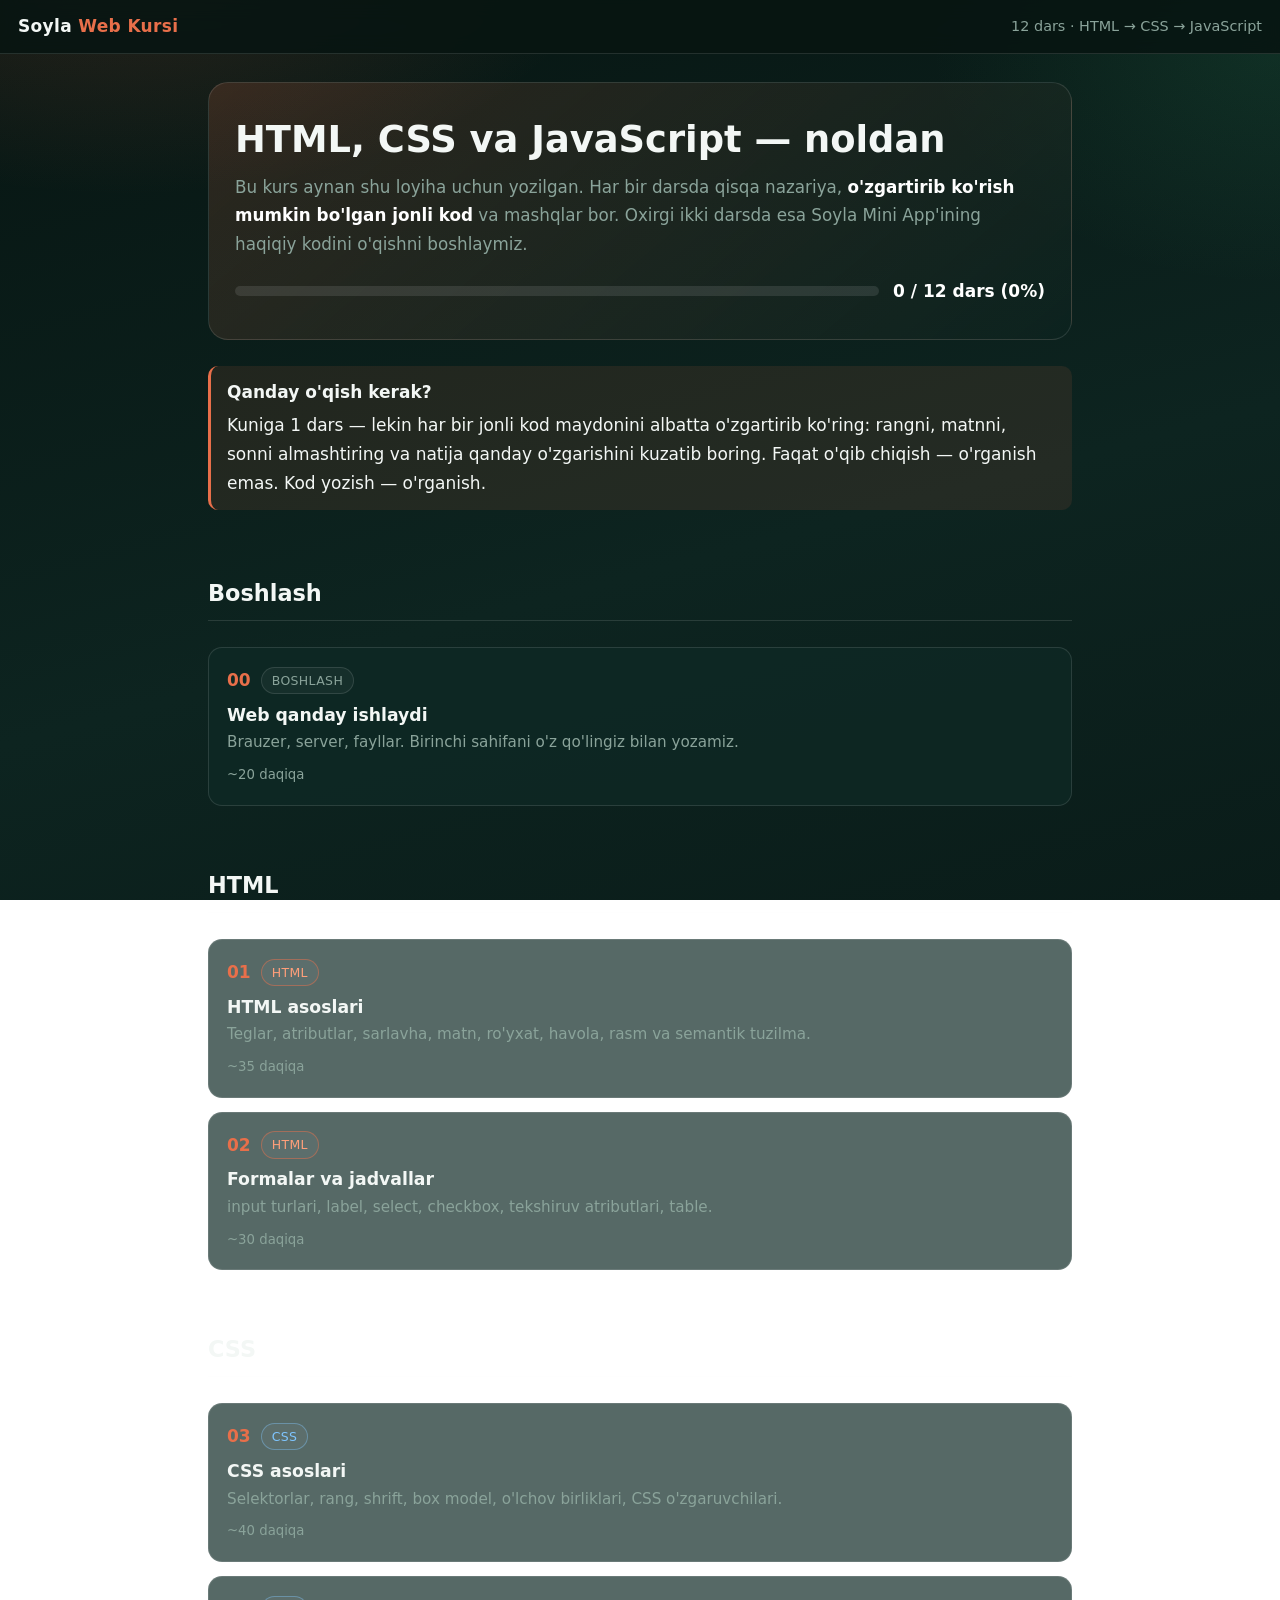
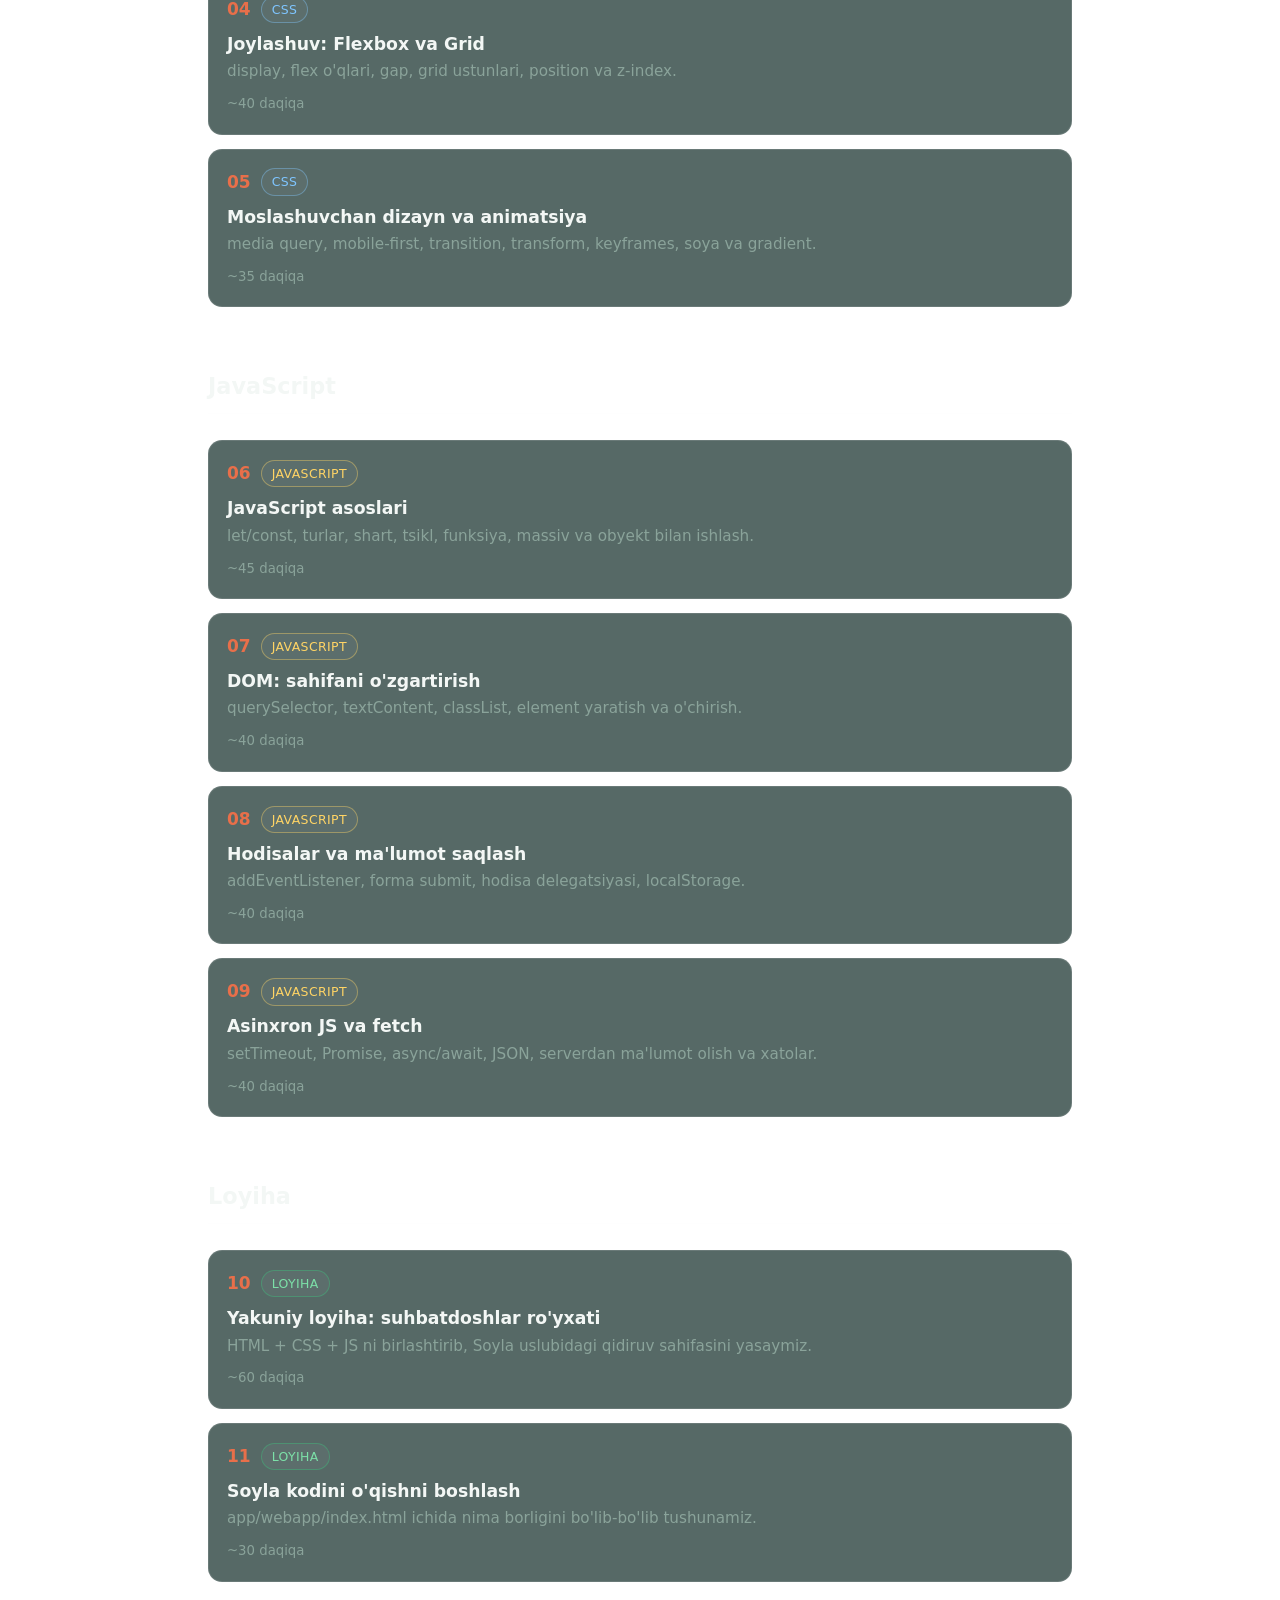
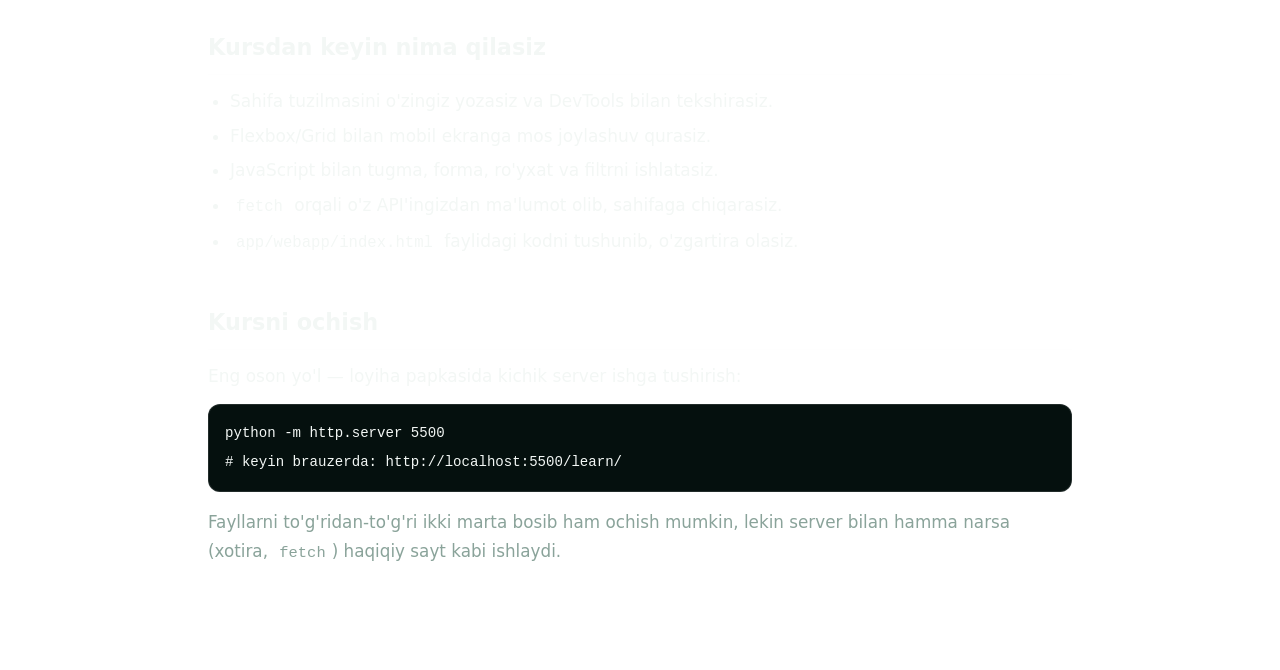
<file: learn/index.html>
<!DOCTYPE html>
<html lang="uz">
<head>
<meta charset="UTF-8">
<meta name="viewport" content="width=device-width, initial-scale=1.0">
<title>Soyla Web Kursi — HTML, CSS, JavaScript noldan</title>
<link rel="stylesheet" href="assets/course.css">
</head>
<body>

<div class="topbar">
  <a class="brand" href="index.html">Soyla <span>Web Kursi</span></a>
  <div class="spacer"></div>
  <span class="crumb">12 dars · HTML → CSS → JavaScript</span>
</div>

<div class="wrap">

  <div class="hero">
    <h1>HTML, CSS va JavaScript — noldan</h1>
    <p class="lead">
      Bu kurs aynan shu loyiha uchun yozilgan. Har bir darsda qisqa nazariya,
      <strong>o'zgartirib ko'rish mumkin bo'lgan jonli kod</strong> va mashqlar bor.
      Oxirgi ikki darsda esa Soyla Mini App'ining haqiqiy kodini o'qishni boshlaymiz.
    </p>
    <div class="progress-box">
      <div class="bar"><i></i></div>
      <strong data-progress-label>0 / 12 dars (0%)</strong>
    </div>
  </div>

  <div class="note">
    <b>Qanday o'qish kerak?</b>
    Kuniga 1 dars — lekin har bir jonli kod maydonini albatta o'zgartirib ko'ring:
    rangni, matnni, sonni almashtiring va natija qanday o'zgarishini kuzatib boring.
    Faqat o'qib chiqish — o'rganish emas. Kod yozish — o'rganish.
  </div>

  <div class="cards" data-cards></div>

  <h2>Kursdan keyin nima qilasiz</h2>
  <ul>
    <li>Sahifa tuzilmasini o'zingiz yozasiz va DevTools bilan tekshirasiz.</li>
    <li>Flexbox/Grid bilan mobil ekranga mos joylashuv qurasiz.</li>
    <li>JavaScript bilan tugma, forma, ro'yxat va filtrni ishlatasiz.</li>
    <li><code>fetch</code> orqali o'z API'ingizdan ma'lumot olib, sahifaga chiqarasiz.</li>
    <li><code>app/webapp/index.html</code> faylidagi kodni tushunib, o'zgartira olasiz.</li>
  </ul>

  <h2>Kursni ochish</h2>
  <p>Eng oson yo'l — loyiha papkasida kichik server ishga tushirish:</p>
  <pre><code>python -m http.server 5500
# keyin brauzerda: http://localhost:5500/learn/</code></pre>
  <p class="lead">
    Fayllarni to'g'ridan-to'g'ri ikki marta bosib ham ochish mumkin, lekin server bilan
    hamma narsa (xotira, <code>fetch</code>) haqiqiy sayt kabi ishlaydi.
  </p>

</div>

<script src="assets/lessons.js"></script>
<script src="assets/course.js"></script>
</body>
</html>
</file>
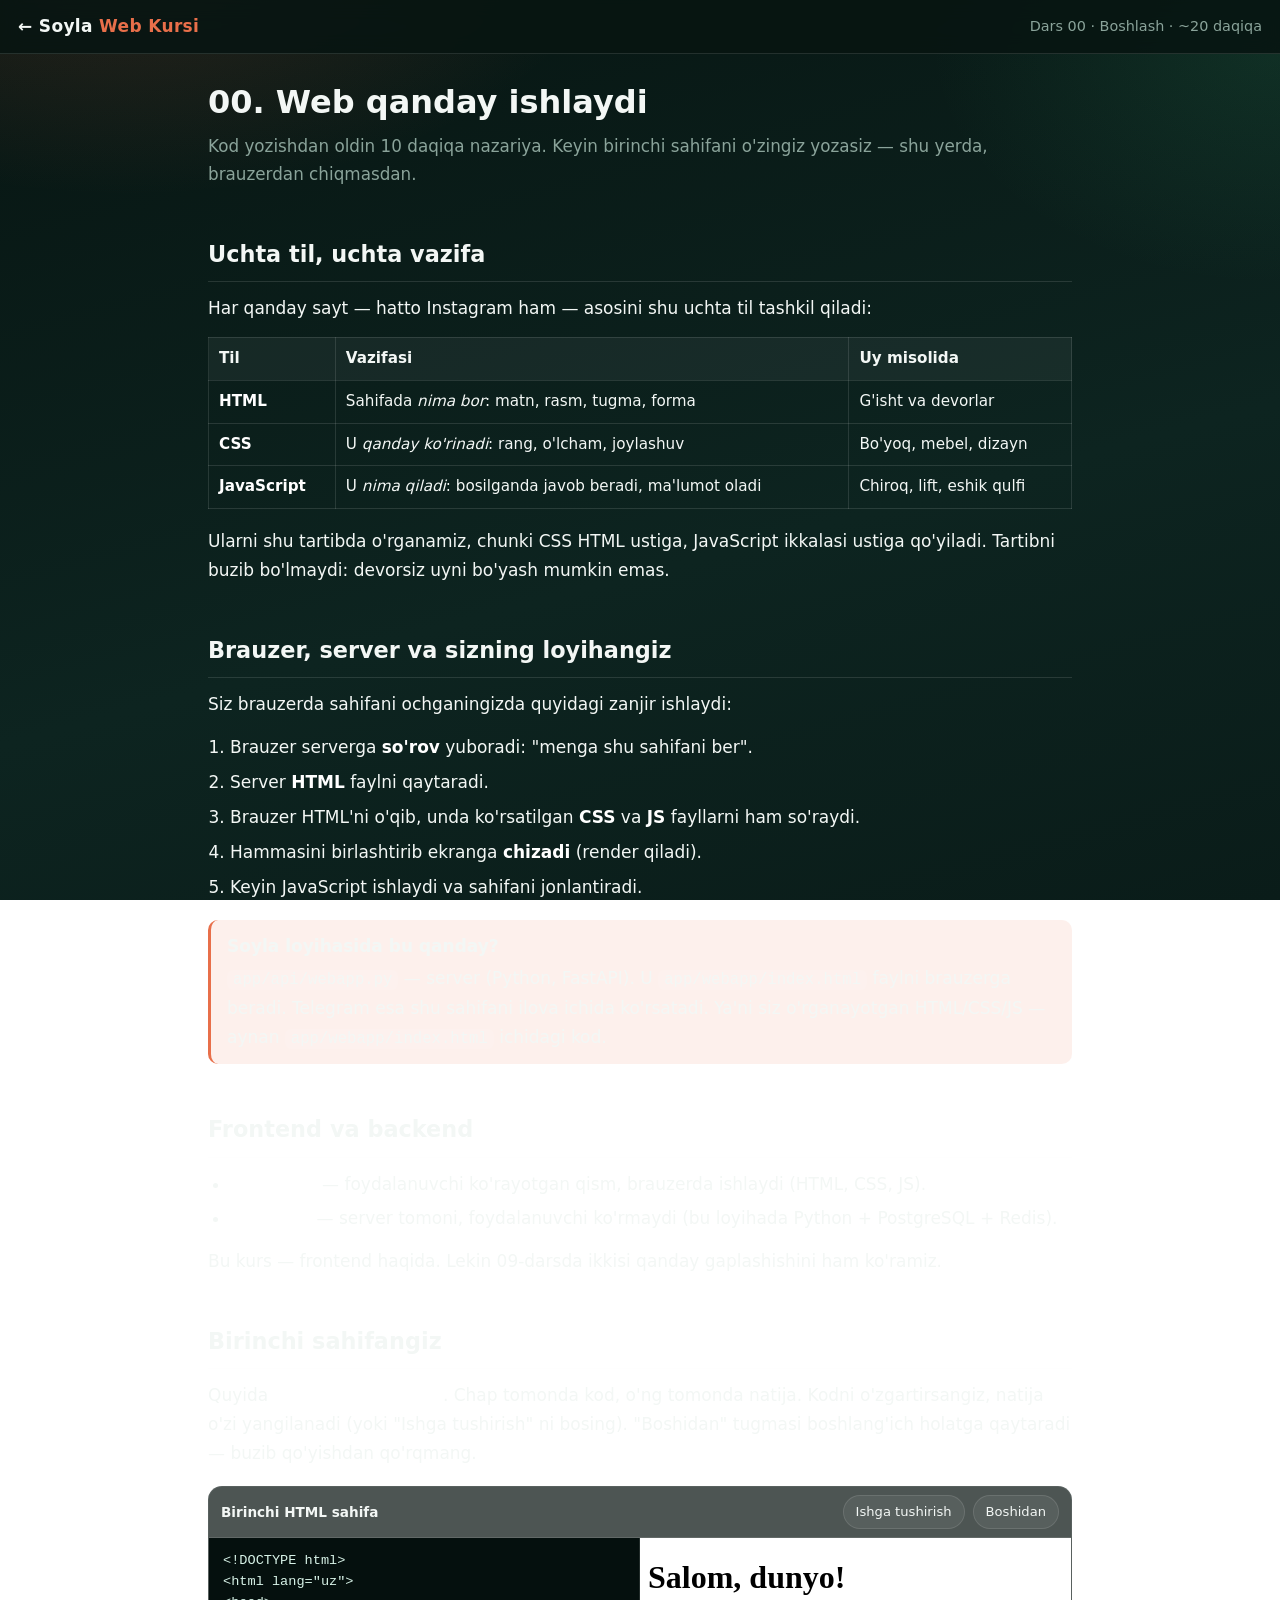
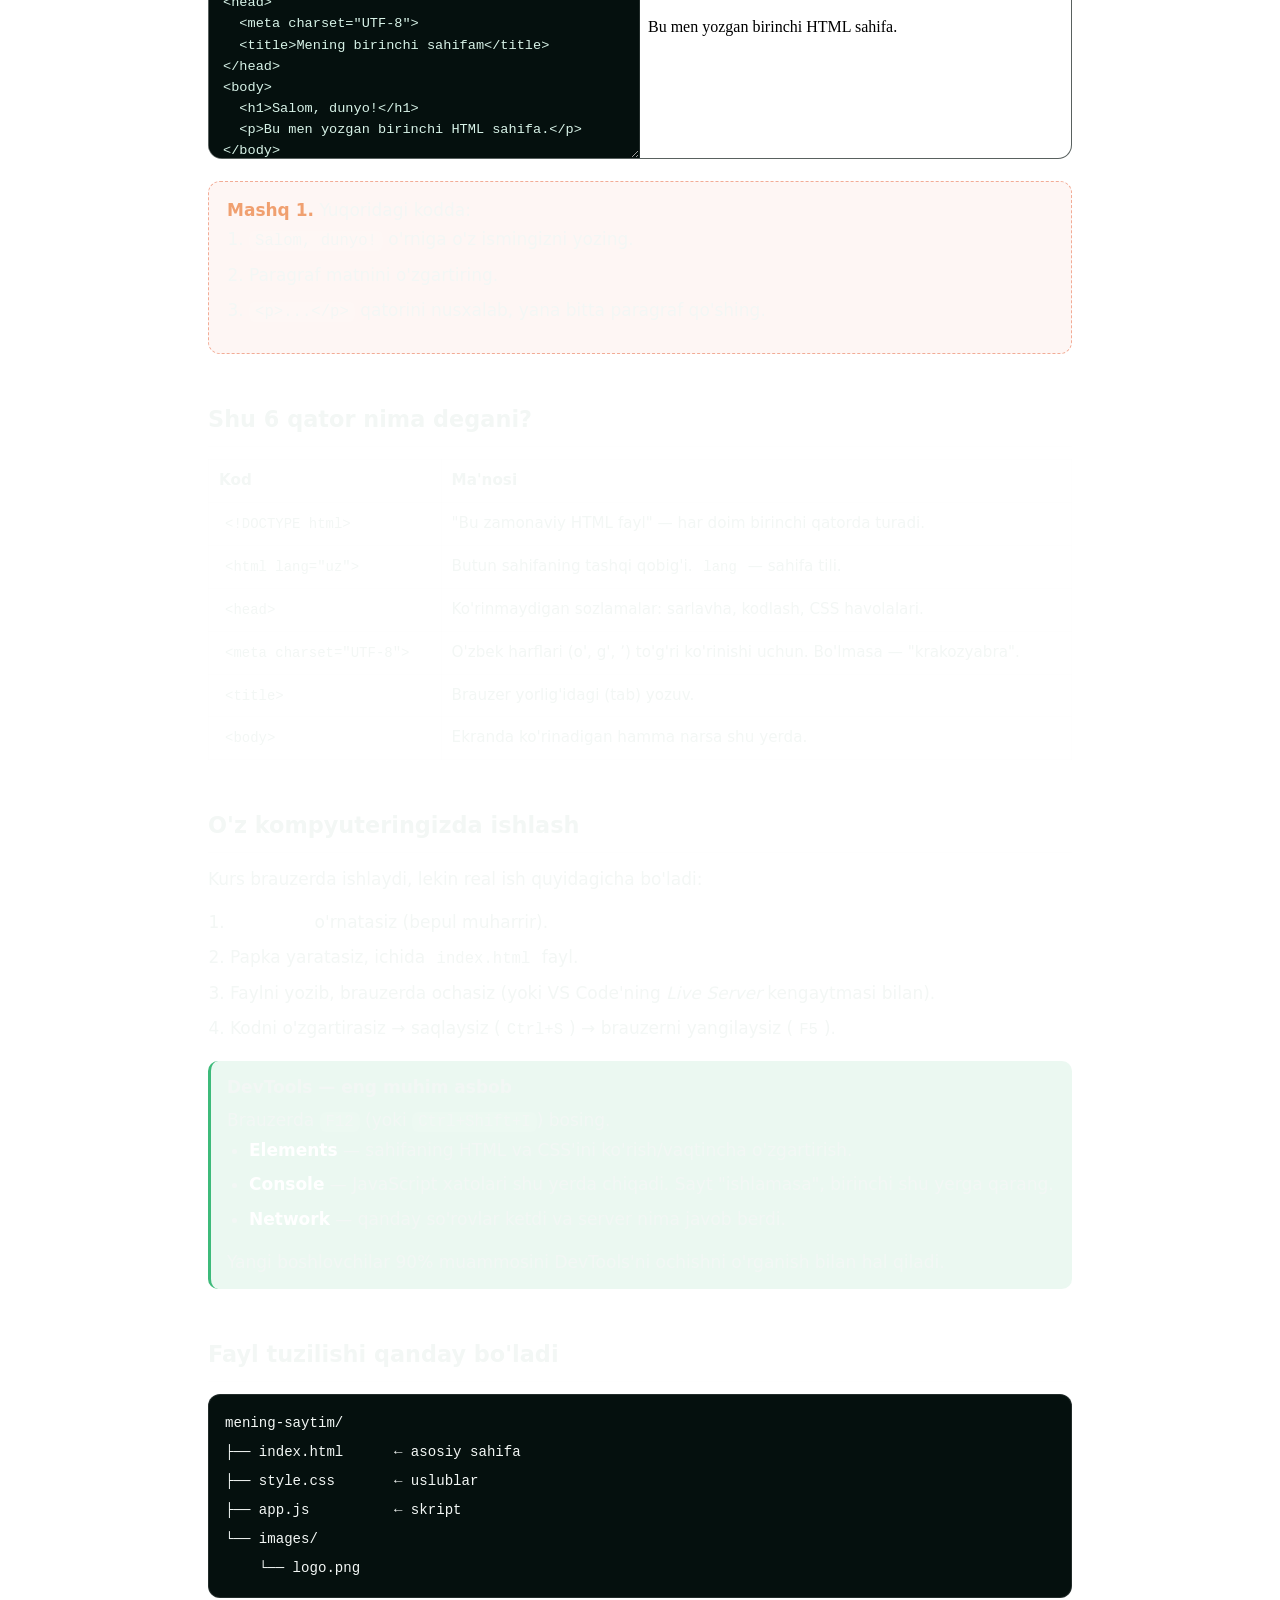
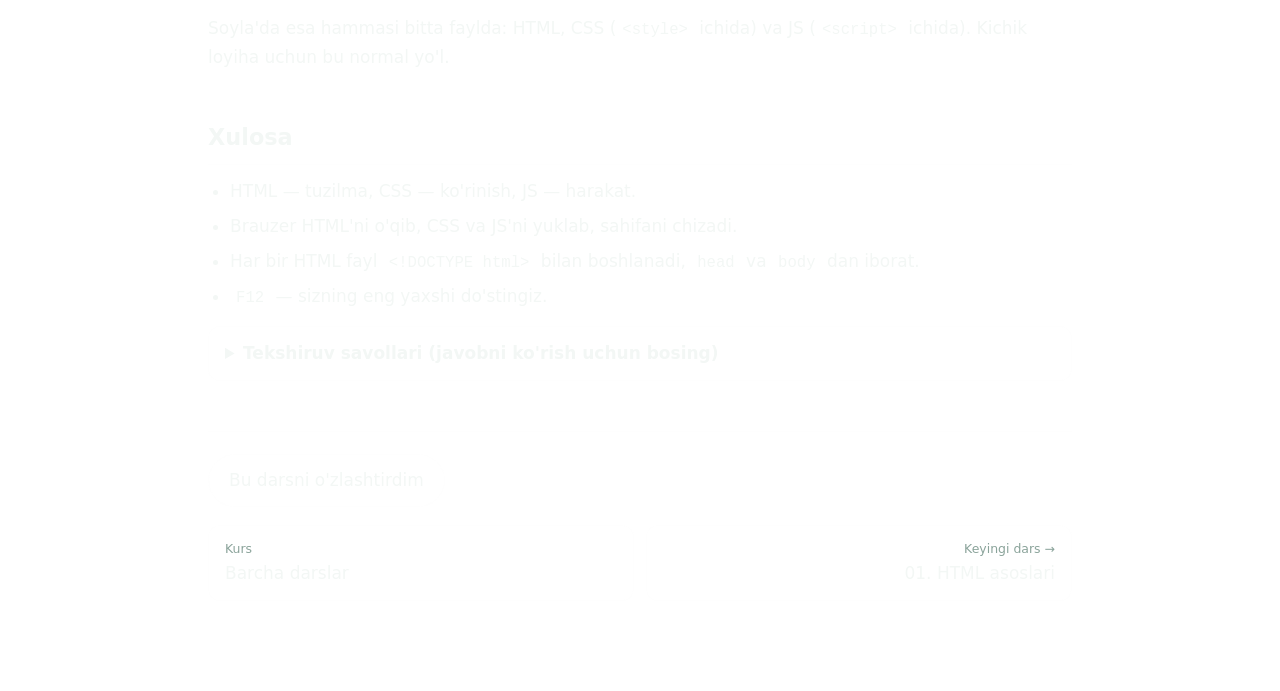
<file: learn/lessons/00-boshlash.html>
<!DOCTYPE html>
<html lang="uz">
<head>
<meta charset="UTF-8">
<meta name="viewport" content="width=device-width, initial-scale=1.0">
<title>00. Web qanday ishlaydi — Soyla Web Kursi</title>
<link rel="stylesheet" href="../assets/course.css">
</head>
<body data-lesson="00">

<div class="topbar">
  <a class="brand" href="../index.html">← Soyla <span>Web Kursi</span></a>
  <div class="spacer"></div>
  <span class="crumb"></span>
</div>

<div class="wrap">

<h1>00. Web qanday ishlaydi</h1>
<p class="lead">
  Kod yozishdan oldin 10 daqiqa nazariya. Keyin birinchi sahifani o'zingiz yozasiz —
  shu yerda, brauzerdan chiqmasdan.
</p>

<h2>Uchta til, uchta vazifa</h2>
<p>Har qanday sayt — hatto Instagram ham — asosini shu uchta til tashkil qiladi:</p>

<table>
  <tr><th>Til</th><th>Vazifasi</th><th>Uy misolida</th></tr>
  <tr><td><strong>HTML</strong></td><td>Sahifada <em>nima bor</em>: matn, rasm, tugma, forma</td><td>G'isht va devorlar</td></tr>
  <tr><td><strong>CSS</strong></td><td>U <em>qanday ko'rinadi</em>: rang, o'lcham, joylashuv</td><td>Bo'yoq, mebel, dizayn</td></tr>
  <tr><td><strong>JavaScript</strong></td><td>U <em>nima qiladi</em>: bosilganda javob beradi, ma'lumot oladi</td><td>Chiroq, lift, eshik qulfi</td></tr>
</table>

<p>
  Ularni shu tartibda o'rganamiz, chunki CSS HTML ustiga, JavaScript ikkalasi ustiga qo'yiladi.
  Tartibni buzib bo'lmaydi: devorsiz uyni bo'yash mumkin emas.
</p>

<h2>Brauzer, server va sizning loyihangiz</h2>
<p>Siz brauzerda sahifani ochganingizda quyidagi zanjir ishlaydi:</p>
<ol>
  <li>Brauzer serverga <strong>so'rov</strong> yuboradi: "menga shu sahifani ber".</li>
  <li>Server <strong>HTML</strong> faylni qaytaradi.</li>
  <li>Brauzer HTML'ni o'qib, unda ko'rsatilgan <strong>CSS</strong> va <strong>JS</strong> fayllarni ham so'raydi.</li>
  <li>Hammasini birlashtirib ekranga <strong>chizadi</strong> (render qiladi).</li>
  <li>Keyin JavaScript ishlaydi va sahifani jonlantiradi.</li>
</ol>

<div class="note">
  <b>Soyla loyihasida bu qanday?</b>
  <code>app/api/webapp.py</code> — server (Python, FastAPI). U <code>app/webapp/index.html</code> faylni brauzerga beradi.
  Telegram esa shu sahifani ilova ichida ko'rsatadi. Ya'ni siz o'rganayotgan HTML/CSS/JS —
  aynan <code>app/webapp/index.html</code> ichidagi kod.
</div>

<h2>Frontend va backend</h2>
<ul>
  <li><strong>Frontend</strong> — foydalanuvchi ko'rayotgan qism, brauzerda ishlaydi (HTML, CSS, JS).</li>
  <li><strong>Backend</strong> — server tomoni, foydalanuvchi ko'rmaydi (bu loyihada Python + PostgreSQL + Redis).</li>
</ul>
<p>Bu kurs — frontend haqida. Lekin 09-darsda ikkisi qanday gaplashishini ham ko'ramiz.</p>

<h2>Birinchi sahifangiz</h2>
<p>
  Quyida <strong>jonli kod maydoni</strong>. Chap tomonda kod, o'ng tomonda natija.
  Kodni o'zgartirsangiz, natija o'zi yangilanadi (yoki "Ishga tushirish" ni bosing).
  "Boshidan" tugmasi boshlang'ich holatga qaytaradi — buzib qo'yishdan qo'rqmang.
</p>

<div class="pg" data-title="Birinchi HTML sahifa">
<textarea>
  <!DOCTYPE html>
  <html lang="uz">
  <head>
    <meta charset="UTF-8">
    <title>Mening birinchi sahifam</title>
  </head>
  <body>
    <h1>Salom, dunyo!</h1>
    <p>Bu men yozgan birinchi HTML sahifa.</p>
  </body>
  </html>
</textarea>
</div>

<div class="task">
  <b>Mashq 1.</b>
  Yuqoridagi kodda:
  <ol>
    <li><code>Salom, dunyo!</code> o'rniga o'z ismingizni yozing.</li>
    <li>Paragraf matnini o'zgartiring.</li>
    <li><code>&lt;p&gt;...&lt;/p&gt;</code> qatorini nusxalab, yana bitta paragraf qo'shing.</li>
  </ol>
</div>

<h2>Shu 6 qator nima degani?</h2>
<table>
  <tr><th>Kod</th><th>Ma'nosi</th></tr>
  <tr><td><code>&lt;!DOCTYPE html&gt;</code></td><td>"Bu zamonaviy HTML fayl" — har doim birinchi qatorda turadi.</td></tr>
  <tr><td><code>&lt;html lang="uz"&gt;</code></td><td>Butun sahifaning tashqi qobig'i. <code>lang</code> — sahifa tili.</td></tr>
  <tr><td><code>&lt;head&gt;</code></td><td>Ko'rinmaydigan sozlamalar: sarlavha, kodlash, CSS havolalari.</td></tr>
  <tr><td><code>&lt;meta charset="UTF-8"&gt;</code></td><td>O'zbek harflari (o', g', ʼ) to'g'ri ko'rinishi uchun. Bo'lmasa — "krakozyabra".</td></tr>
  <tr><td><code>&lt;title&gt;</code></td><td>Brauzer yorlig'idagi (tab) yozuv.</td></tr>
  <tr><td><code>&lt;body&gt;</code></td><td>Ekranda ko'rinadigan hamma narsa shu yerda.</td></tr>
</table>

<h2>O'z kompyuteringizda ishlash</h2>
<p>Kurs brauzerda ishlaydi, lekin real ish quyidagicha bo'ladi:</p>
<ol>
  <li><strong>VS Code</strong> o'rnatasiz (bepul muharrir).</li>
  <li>Papka yaratasiz, ichida <code>index.html</code> fayl.</li>
  <li>Faylni yozib, brauzerda ochasiz (yoki VS Code'ning <em>Live Server</em> kengaytmasi bilan).</li>
  <li>Kodni o'zgartirasiz → saqlaysiz (<code>Ctrl+S</code>) → brauzerni yangilaysiz (<code>F5</code>).</li>
</ol>

<div class="tip">
  <b>DevTools — eng muhim asbob</b>
  Brauzerda <code>F12</code> (yoki <code>Ctrl+Shift+I</code>) bosing.
  <ul>
    <li><strong>Elements</strong> — sahifaning HTML va CSS'ini ko'rish/vaqtincha o'zgartirish.</li>
    <li><strong>Console</strong> — JavaScript xatolari shu yerda chiqadi. Sayt "ishlamasa", birinchi shu yerga qarang.</li>
    <li><strong>Network</strong> — qanday so'rovlar ketdi va server nima javob berdi.</li>
  </ul>
  Yangi boshlovchilar 90% muammosini DevTools'ni ochishni o'rganish bilan hal qiladi.
</div>

<h2>Fayl tuzilishi qanday bo'ladi</h2>
<pre><code>mening-saytim/
├── index.html      ← asosiy sahifa
├── style.css       ← uslublar
├── app.js          ← skript
└── images/
    └── logo.png</code></pre>
<p>
  Soyla'da esa hammasi bitta faylda: HTML, CSS (<code>&lt;style&gt;</code> ichida) va
  JS (<code>&lt;script&gt;</code> ichida). Kichik loyiha uchun bu normal yo'l.
</p>

<h2>Xulosa</h2>
<ul>
  <li>HTML — tuzilma, CSS — ko'rinish, JS — harakat.</li>
  <li>Brauzer HTML'ni o'qib, CSS va JS'ni yuklab, sahifani chizadi.</li>
  <li>Har bir HTML fayl <code>&lt;!DOCTYPE html&gt;</code> bilan boshlanadi, <code>head</code> va <code>body</code> dan iborat.</li>
  <li><code>F12</code> — sizning eng yaxshi do'stingiz.</li>
</ul>

<details>
  <summary>Tekshiruv savollari (javobni ko'rish uchun bosing)</summary>
  <p><strong>1. <code>head</code> va <code>body</code> farqi nima?</strong><br>
  <code>head</code> — ko'rinmaydigan sozlamalar (sarlavha, kodlash, CSS havolasi).
  <code>body</code> — ekranda ko'rinadigan kontent.</p>
  <p><strong>2. O'zbek harflari kvadratchaga aylanib qolsa, nimani tekshirasiz?</strong><br>
  <code>&lt;meta charset="UTF-8"&gt;</code> borligini.</p>
  <p><strong>3. Tugma bosilganda oyna chiqishi kerak — bu qaysi tilning ishi?</strong><br>
  JavaScript.</p>
</details>

<div class="lesson-foot"></div>

</div>

<script src="../assets/lessons.js"></script>
<script src="../assets/course.js"></script>
</body>
</html>
</file>
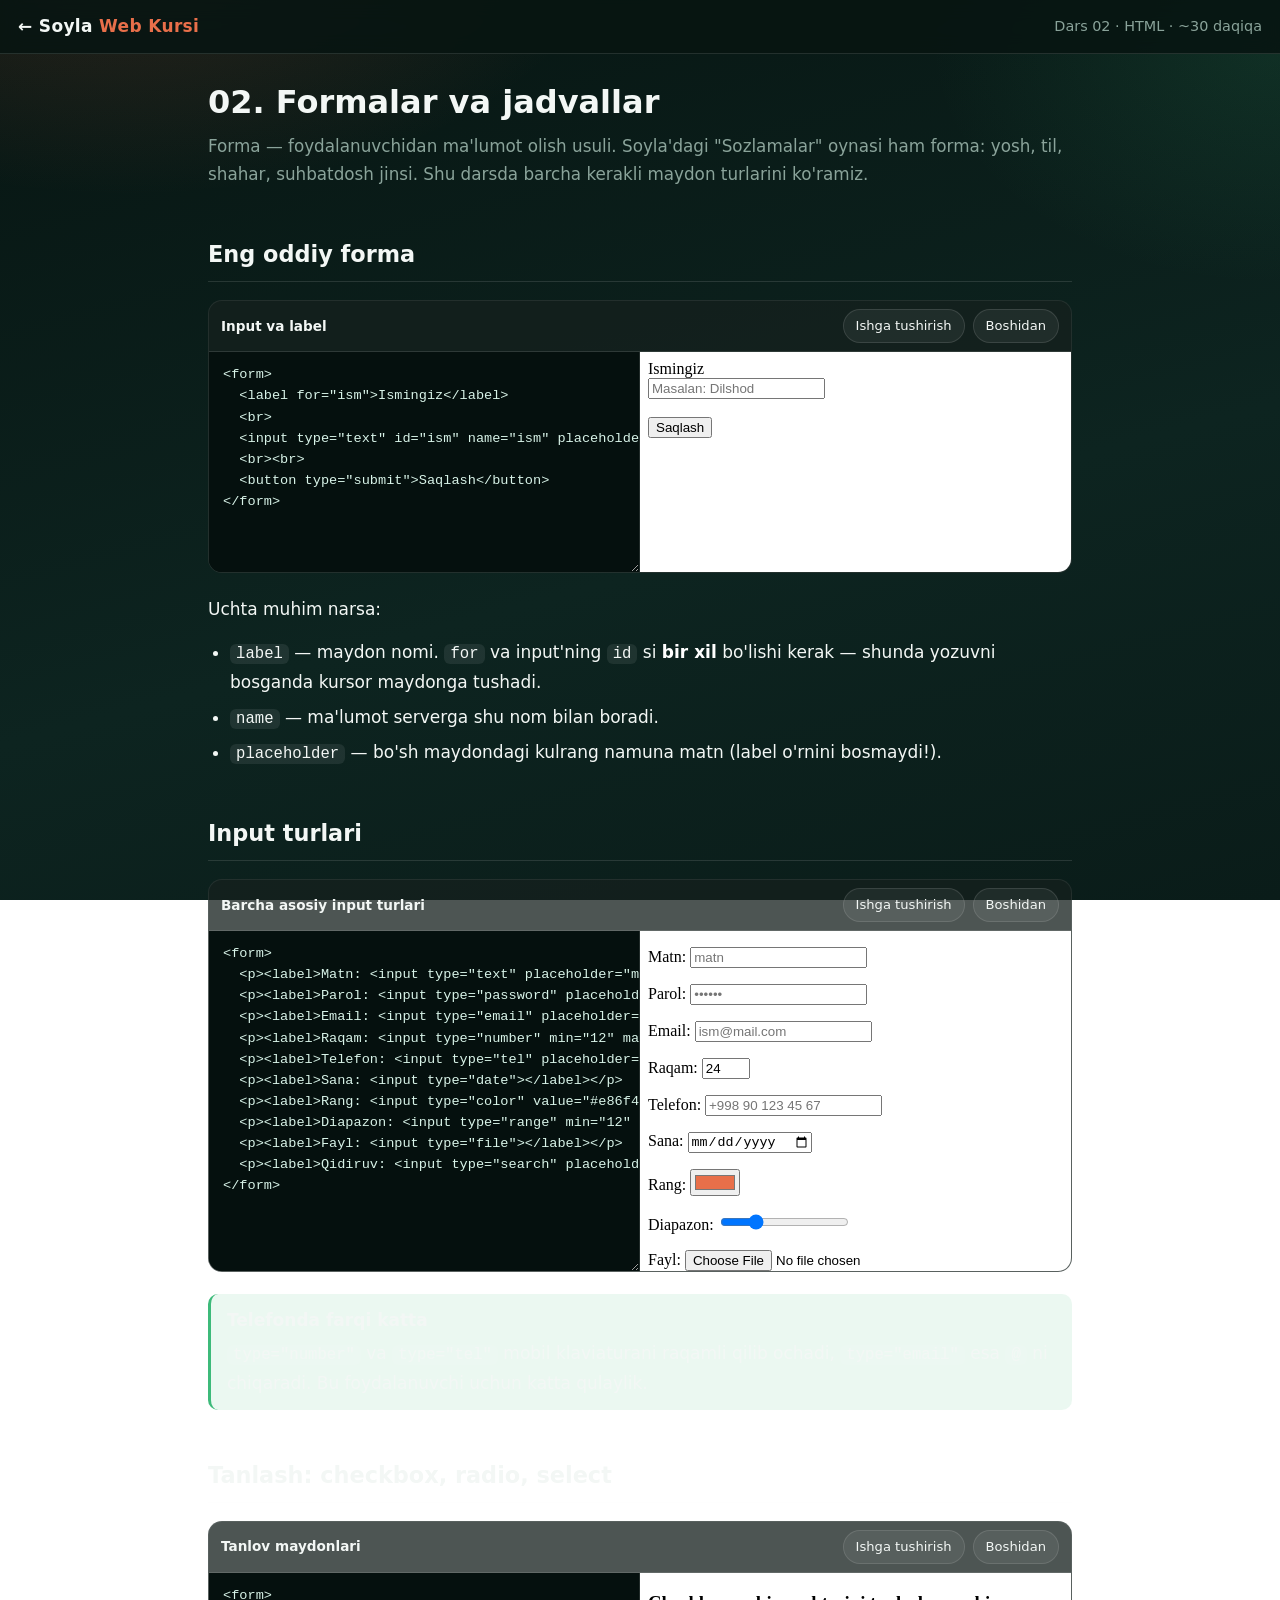
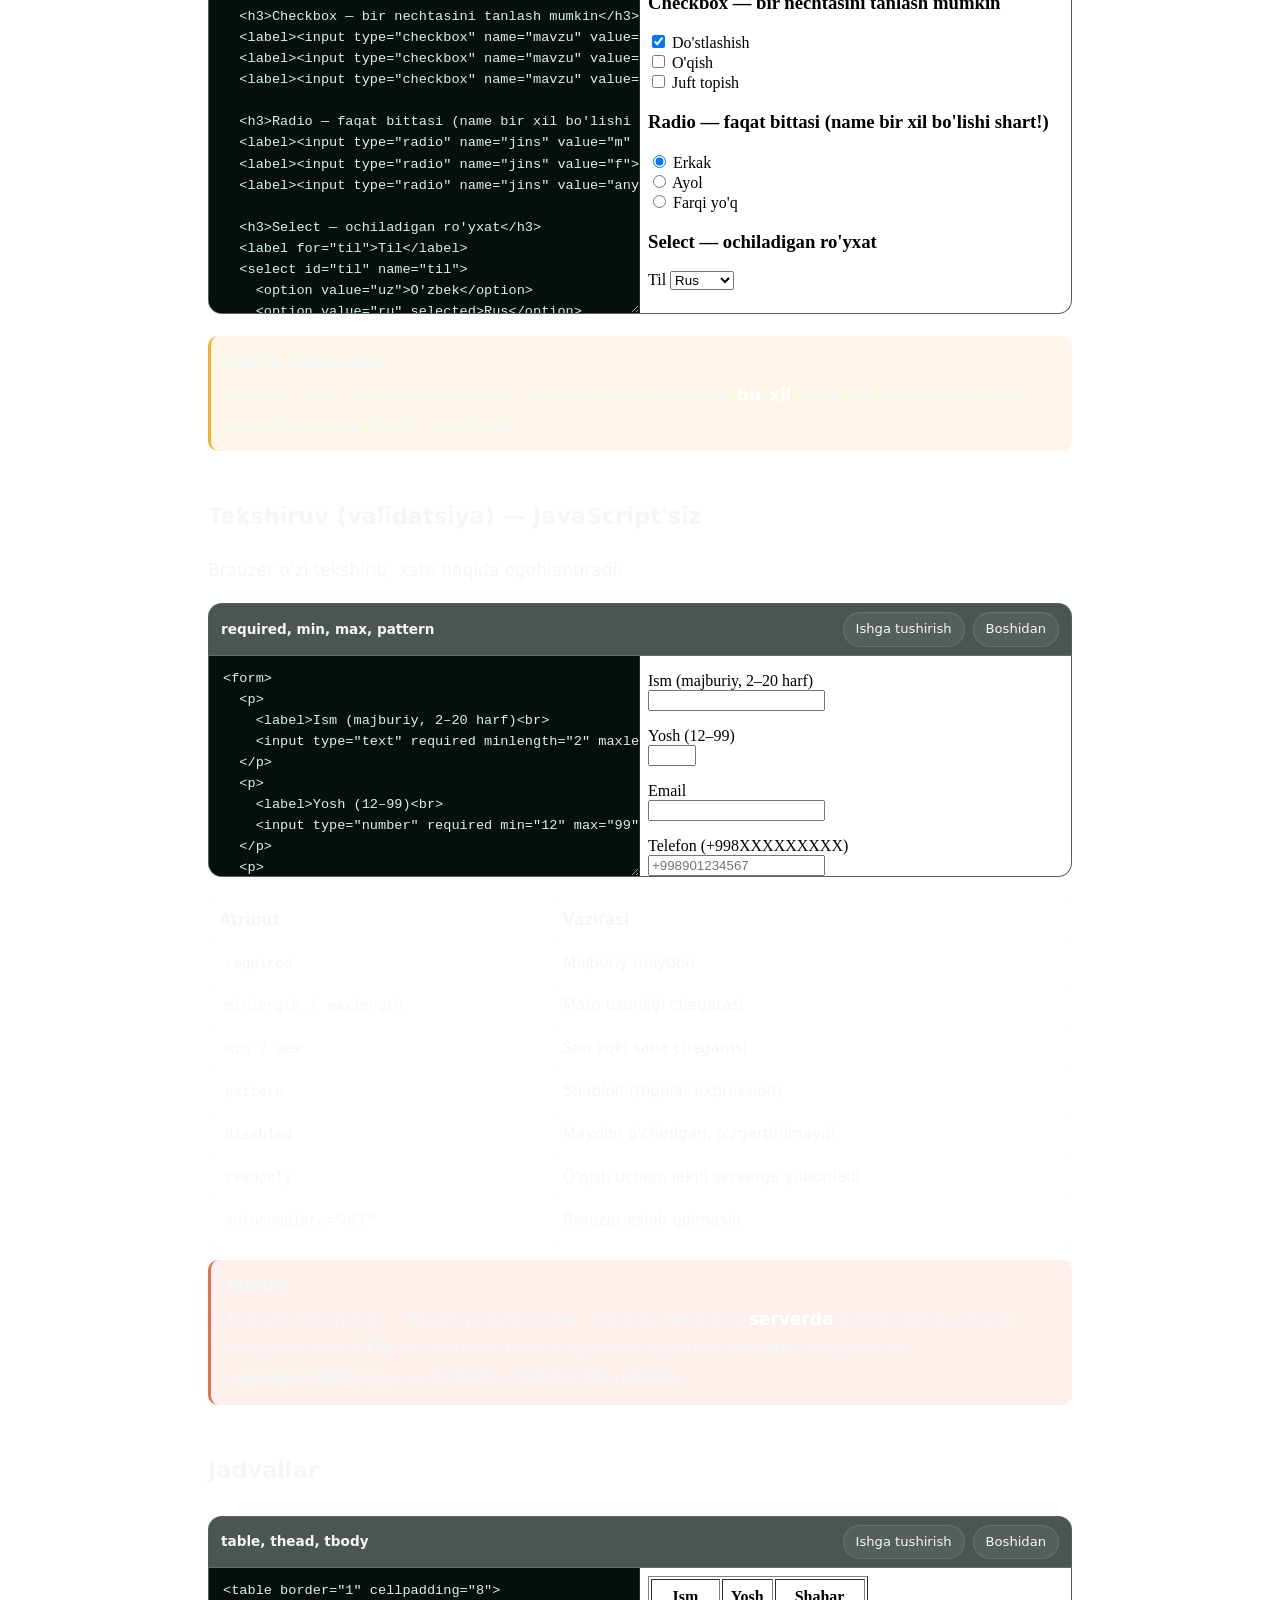
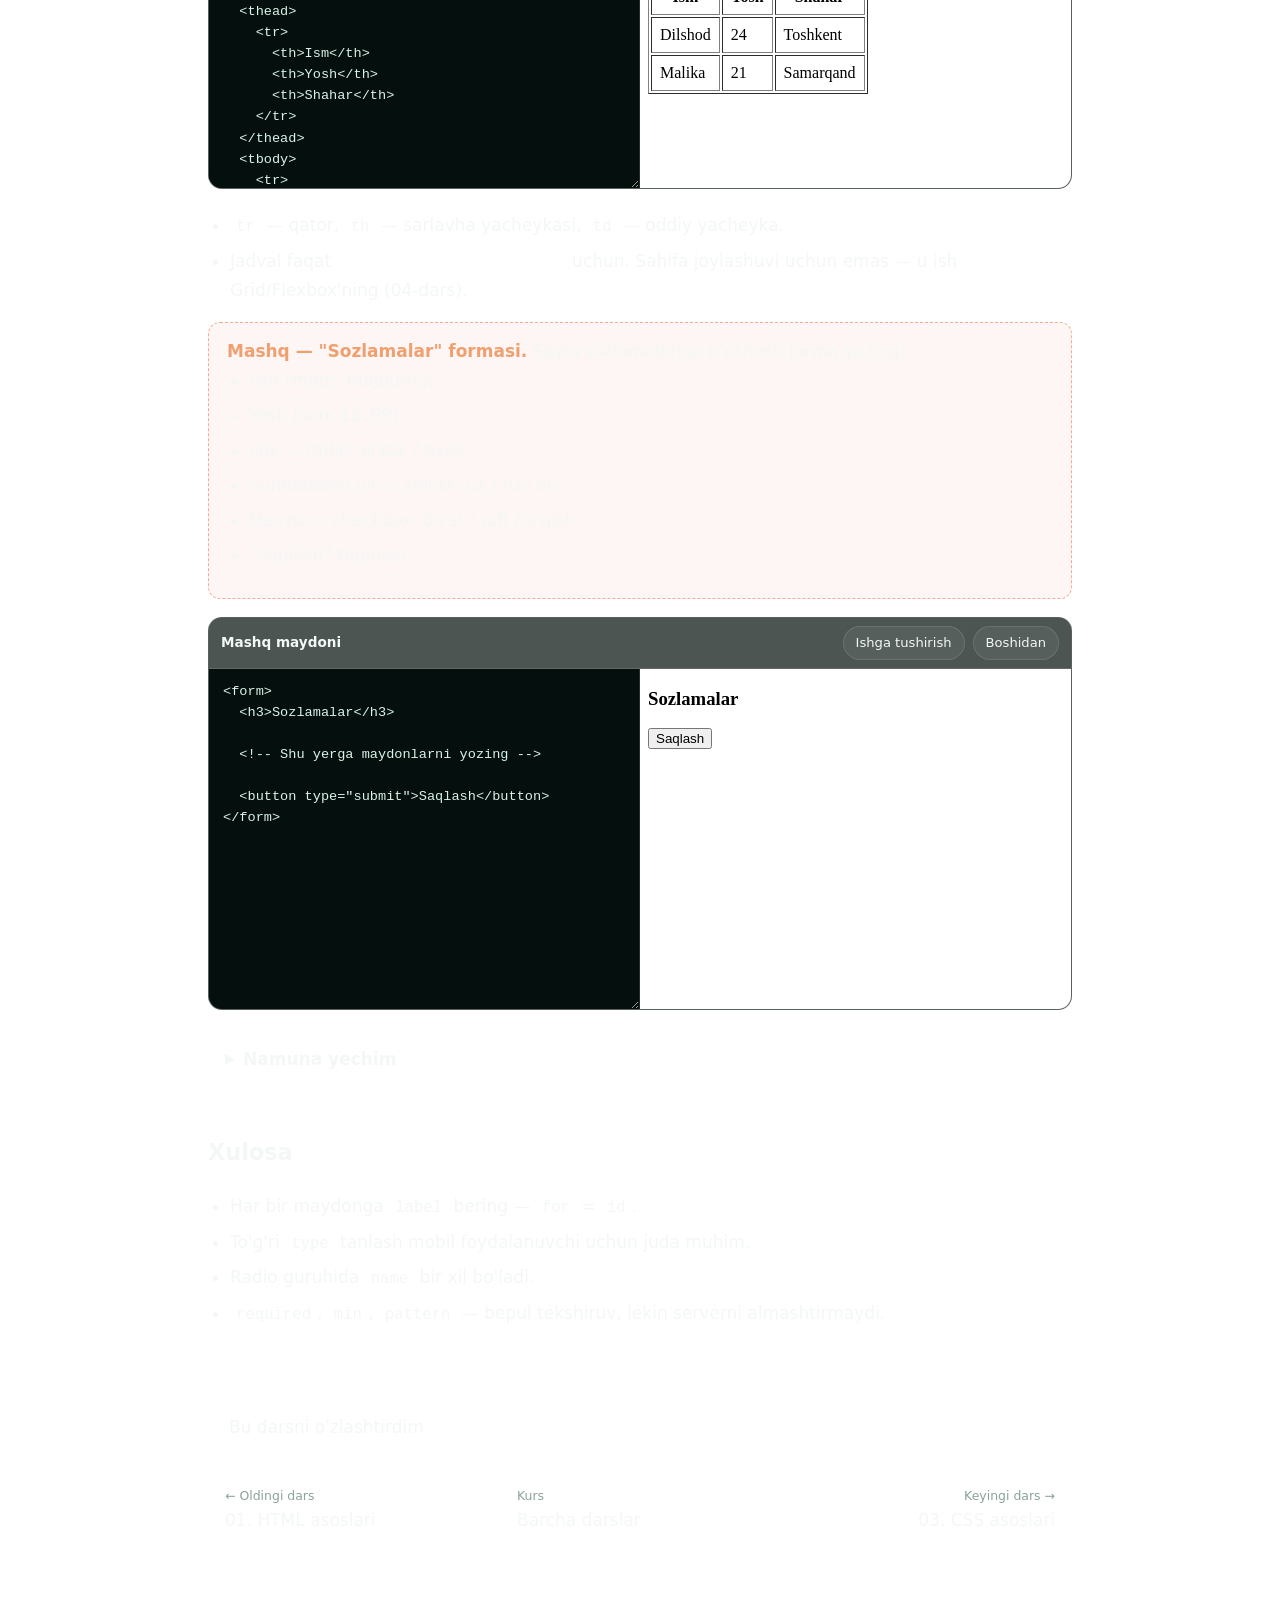
<file: learn/lessons/02-html-forma.html>
<!DOCTYPE html>
<html lang="uz">
<head>
<meta charset="UTF-8">
<meta name="viewport" content="width=device-width, initial-scale=1.0">
<title>02. Formalar va jadvallar — Soyla Web Kursi</title>
<link rel="stylesheet" href="../assets/course.css">
</head>
<body data-lesson="02">

<div class="topbar">
  <a class="brand" href="../index.html">← Soyla <span>Web Kursi</span></a>
  <div class="spacer"></div>
  <span class="crumb"></span>
</div>

<div class="wrap">

<h1>02. Formalar va jadvallar</h1>
<p class="lead">
  Forma — foydalanuvchidan ma'lumot olish usuli. Soyla'dagi "Sozlamalar" oynasi ham forma:
  yosh, til, shahar, suhbatdosh jinsi. Shu darsda barcha kerakli maydon turlarini ko'ramiz.
</p>

<h2>Eng oddiy forma</h2>

<div class="pg" data-title="Input va label">
<textarea>
  <form>
    <label for="ism">Ismingiz</label>
    <br>
    <input type="text" id="ism" name="ism" placeholder="Masalan: Dilshod">
    <br><br>
    <button type="submit">Saqlash</button>
  </form>
</textarea>
</div>

<p>Uchta muhim narsa:</p>
<ul>
  <li><code>label</code> — maydon nomi. <code>for</code> va input'ning <code>id</code> si <strong>bir xil</strong> bo'lishi kerak —
      shunda yozuvni bosganda kursor maydonga tushadi.</li>
  <li><code>name</code> — ma'lumot serverga shu nom bilan boradi.</li>
  <li><code>placeholder</code> — bo'sh maydondagi kulrang namuna matn (label o'rnini bosmaydi!).</li>
</ul>

<h2>Input turlari</h2>

<div class="pg" data-title="Barcha asosiy input turlari" data-tall>
<textarea>
  <form>
    <p><label>Matn: <input type="text" placeholder="matn"></label></p>
    <p><label>Parol: <input type="password" placeholder="••••••"></label></p>
    <p><label>Email: <input type="email" placeholder="ism@mail.com"></label></p>
    <p><label>Raqam: <input type="number" min="12" max="99" value="24"></label></p>
    <p><label>Telefon: <input type="tel" placeholder="+998 90 123 45 67"></label></p>
    <p><label>Sana: <input type="date"></label></p>
    <p><label>Rang: <input type="color" value="#e86f4a"></label></p>
    <p><label>Diapazon: <input type="range" min="12" max="60" value="24"></label></p>
    <p><label>Fayl: <input type="file"></label></p>
    <p><label>Qidiruv: <input type="search" placeholder="qidirish..."></label></p>
  </form>
</textarea>
</div>

<div class="tip">
  <b>Telefonda farqi katta</b>
  <code>type="number"</code> va <code>type="tel"</code> mobil klaviaturani raqamli qilib ochadi,
  <code>type="email"</code> esa <code>@</code> ni chiqaradi. Bu foydalanuvchi uchun katta qulaylik.
</div>

<h2>Tanlash: checkbox, radio, select</h2>

<div class="pg" data-title="Tanlov maydonlari" data-tall>
<textarea>
  <form>
    <h3>Checkbox — bir nechtasini tanlash mumkin</h3>
    <label><input type="checkbox" name="mavzu" value="dost" checked> Do'stlashish</label><br>
    <label><input type="checkbox" name="mavzu" value="oqish"> O'qish</label><br>
    <label><input type="checkbox" name="mavzu" value="juft"> Juft topish</label>

    <h3>Radio — faqat bittasi (name bir xil bo'lishi shart!)</h3>
    <label><input type="radio" name="jins" value="m" checked> Erkak</label><br>
    <label><input type="radio" name="jins" value="f"> Ayol</label><br>
    <label><input type="radio" name="jins" value="any"> Farqi yo'q</label>

    <h3>Select — ochiladigan ro'yxat</h3>
    <label for="til">Til</label>
    <select id="til" name="til">
      <option value="uz">O'zbek</option>
      <option value="ru" selected>Rus</option>
      <option value="en">Ingliz</option>
    </select>

    <h3>Textarea — uzun matn</h3>
    <textarea name="izoh" rows="3" placeholder="O'zingiz haqida...">@@/textarea@@
  </form>
</textarea>
</div>

<div class="warnbox">
  <b>Radio ishlamasa</b>
  Demak <code>name</code> lari boshqa-boshqa. Bir guruh radio tugmalar <strong>bir xil</strong>
  <code>name</code> ga ega bo'lishi kerak — shundagina ular bir-birini o'chiradi.
</div>

<h2>Tekshiruv (validatsiya) — JavaScript'siz</h2>
<p>Brauzer o'zi tekshirib, xato haqida ogohlantiradi:</p>

<div class="pg" data-title="required, min, max, pattern">
<textarea>
  <form>
    <p>
      <label>Ism (majburiy, 2–20 harf)<br>
      <input type="text" required minlength="2" maxlength="20"></label>
    </p>
    <p>
      <label>Yosh (12–99)<br>
      <input type="number" required min="12" max="99"></label>
    </p>
    <p>
      <label>Email<br>
      <input type="email" required></label>
    </p>
    <p>
      <label>Telefon (+998XXXXXXXXX)<br>
      <input type="tel" required pattern="\+998[0-9]{9}"
             placeholder="+998901234567"></label>
    </p>
    <button type="submit">Yuborish</button>
  </form>

  <p><em>Bo'sh holda "Yuborish" ni bosib ko'ring.</em></p>
</textarea>
</div>

<table>
  <tr><th>Atribut</th><th>Vazifasi</th></tr>
  <tr><td><code>required</code></td><td>Majburiy maydon</td></tr>
  <tr><td><code>minlength</code> / <code>maxlength</code></td><td>Matn uzunligi chegarasi</td></tr>
  <tr><td><code>min</code> / <code>max</code></td><td>Son yoki sana chegarasi</td></tr>
  <tr><td><code>pattern</code></td><td>Shablon (regular expression)</td></tr>
  <tr><td><code>disabled</code></td><td>Maydon o'chirilgan, o'zgartirilmaydi</td></tr>
  <tr><td><code>readonly</code></td><td>O'qish uchun, lekin serverga yuboriladi</td></tr>
  <tr><td><code>autocomplete="off"</code></td><td>Brauzer eslab qolmasin</td></tr>
</table>

<div class="note">
  <b>Muhim</b>
  Brauzer tekshiruvi — faqat qulaylik uchun. Haqiqiy tekshiruv <strong>serverda</strong> bo'lishi kerak,
  chunki foydalanuvchi HTML'ni DevTools bilan o'zgartirib yuborishi mumkin.
  Soyla'da bu <code>app/api/webapp.py</code> va Pydantic modellarida qilingan.
</div>

<h2>Jadvallar</h2>

<div class="pg" data-title="table, thead, tbody">
<textarea>
  <table border="1" cellpadding="8">
    <thead>
      <tr>
        <th>Ism</th>
        <th>Yosh</th>
        <th>Shahar</th>
      </tr>
    </thead>
    <tbody>
      <tr>
        <td>Dilshod</td>
        <td>24</td>
        <td>Toshkent</td>
      </tr>
      <tr>
        <td>Malika</td>
        <td>21</td>
        <td>Samarqand</td>
      </tr>
    </tbody>
  </table>
</textarea>
</div>

<ul>
  <li><code>tr</code> — qator, <code>th</code> — sarlavha yacheykasi, <code>td</code> — oddiy yacheyka.</li>
  <li>Jadval faqat <strong>haqiqiy jadval ma'lumot</strong> uchun. Sahifa joylashuvi uchun emas — u ish Grid/Flexbox'ning (04-dars).</li>
</ul>

<div class="task">
  <b>Mashq — "Sozlamalar" formasi.</b>
  Soyla sozlamalariga o'xshash forma yozing:
  <ul>
    <li>Ism (matn, majburiy);</li>
    <li>Yosh (son, 12–99);</li>
    <li>Jins — radio: erkak / ayol;</li>
    <li>Suhbatdosh tili — select: uz / ru / en;</li>
    <li>Mavzu — checkbox: do'st / juft / o'qish;</li>
    <li>"Saqlash" tugmasi.</li>
  </ul>
</div>

<div class="pg" data-title="Mashq maydoni" data-tall>
<textarea>
  <form>
    <h3>Sozlamalar</h3>

    <!-- Shu yerga maydonlarni yozing -->

    <button type="submit">Saqlash</button>
  </form>
</textarea>
</div>

<details>
  <summary>Namuna yechim</summary>
<pre><code>&lt;form&gt;
  &lt;h3&gt;Sozlamalar&lt;/h3&gt;

  &lt;p&gt;&lt;label for="ism"&gt;Ism&lt;/label&gt;&lt;br&gt;
  &lt;input type="text" id="ism" name="ism" required&gt;&lt;/p&gt;

  &lt;p&gt;&lt;label for="yosh"&gt;Yosh&lt;/label&gt;&lt;br&gt;
  &lt;input type="number" id="yosh" name="yosh" min="12" max="99" required&gt;&lt;/p&gt;

  &lt;fieldset&gt;
    &lt;legend&gt;Jins&lt;/legend&gt;
    &lt;label&gt;&lt;input type="radio" name="jins" value="m" checked&gt; Erkak&lt;/label&gt;
    &lt;label&gt;&lt;input type="radio" name="jins" value="f"&gt; Ayol&lt;/label&gt;
  &lt;/fieldset&gt;

  &lt;p&gt;&lt;label for="til"&gt;Til&lt;/label&gt;&lt;br&gt;
  &lt;select id="til" name="til"&gt;
    &lt;option value="uz"&gt;O'zbek&lt;/option&gt;
    &lt;option value="ru"&gt;Rus&lt;/option&gt;
    &lt;option value="en"&gt;Ingliz&lt;/option&gt;
  &lt;/select&gt;&lt;/p&gt;

  &lt;fieldset&gt;
    &lt;legend&gt;Mavzu&lt;/legend&gt;
    &lt;label&gt;&lt;input type="checkbox" name="mavzu" value="dost"&gt; Do'st&lt;/label&gt;
    &lt;label&gt;&lt;input type="checkbox" name="mavzu" value="juft"&gt; Juft&lt;/label&gt;
    &lt;label&gt;&lt;input type="checkbox" name="mavzu" value="oqish"&gt; O'qish&lt;/label&gt;
  &lt;/fieldset&gt;

  &lt;button type="submit"&gt;Saqlash&lt;/button&gt;
&lt;/form&gt;</code></pre>
  <p><code>fieldset</code> va <code>legend</code> — bir guruh maydonlarni nomi bilan o'rash uchun qulay teglar.</p>
</details>

<h2>Xulosa</h2>
<ul>
  <li>Har bir maydonga <code>label</code> bering — <code>for</code> = <code>id</code>.</li>
  <li>To'g'ri <code>type</code> tanlash mobil foydalanuvchi uchun juda muhim.</li>
  <li>Radio guruhida <code>name</code> bir xil bo'ladi.</li>
  <li><code>required</code>, <code>min</code>, <code>pattern</code> — bepul tekshiruv, lekin serverni almashtirmaydi.</li>
</ul>

<div class="lesson-foot"></div>

</div>

<script src="../assets/lessons.js"></script>
<script src="../assets/course.js"></script>
</body>
</html>
</file>
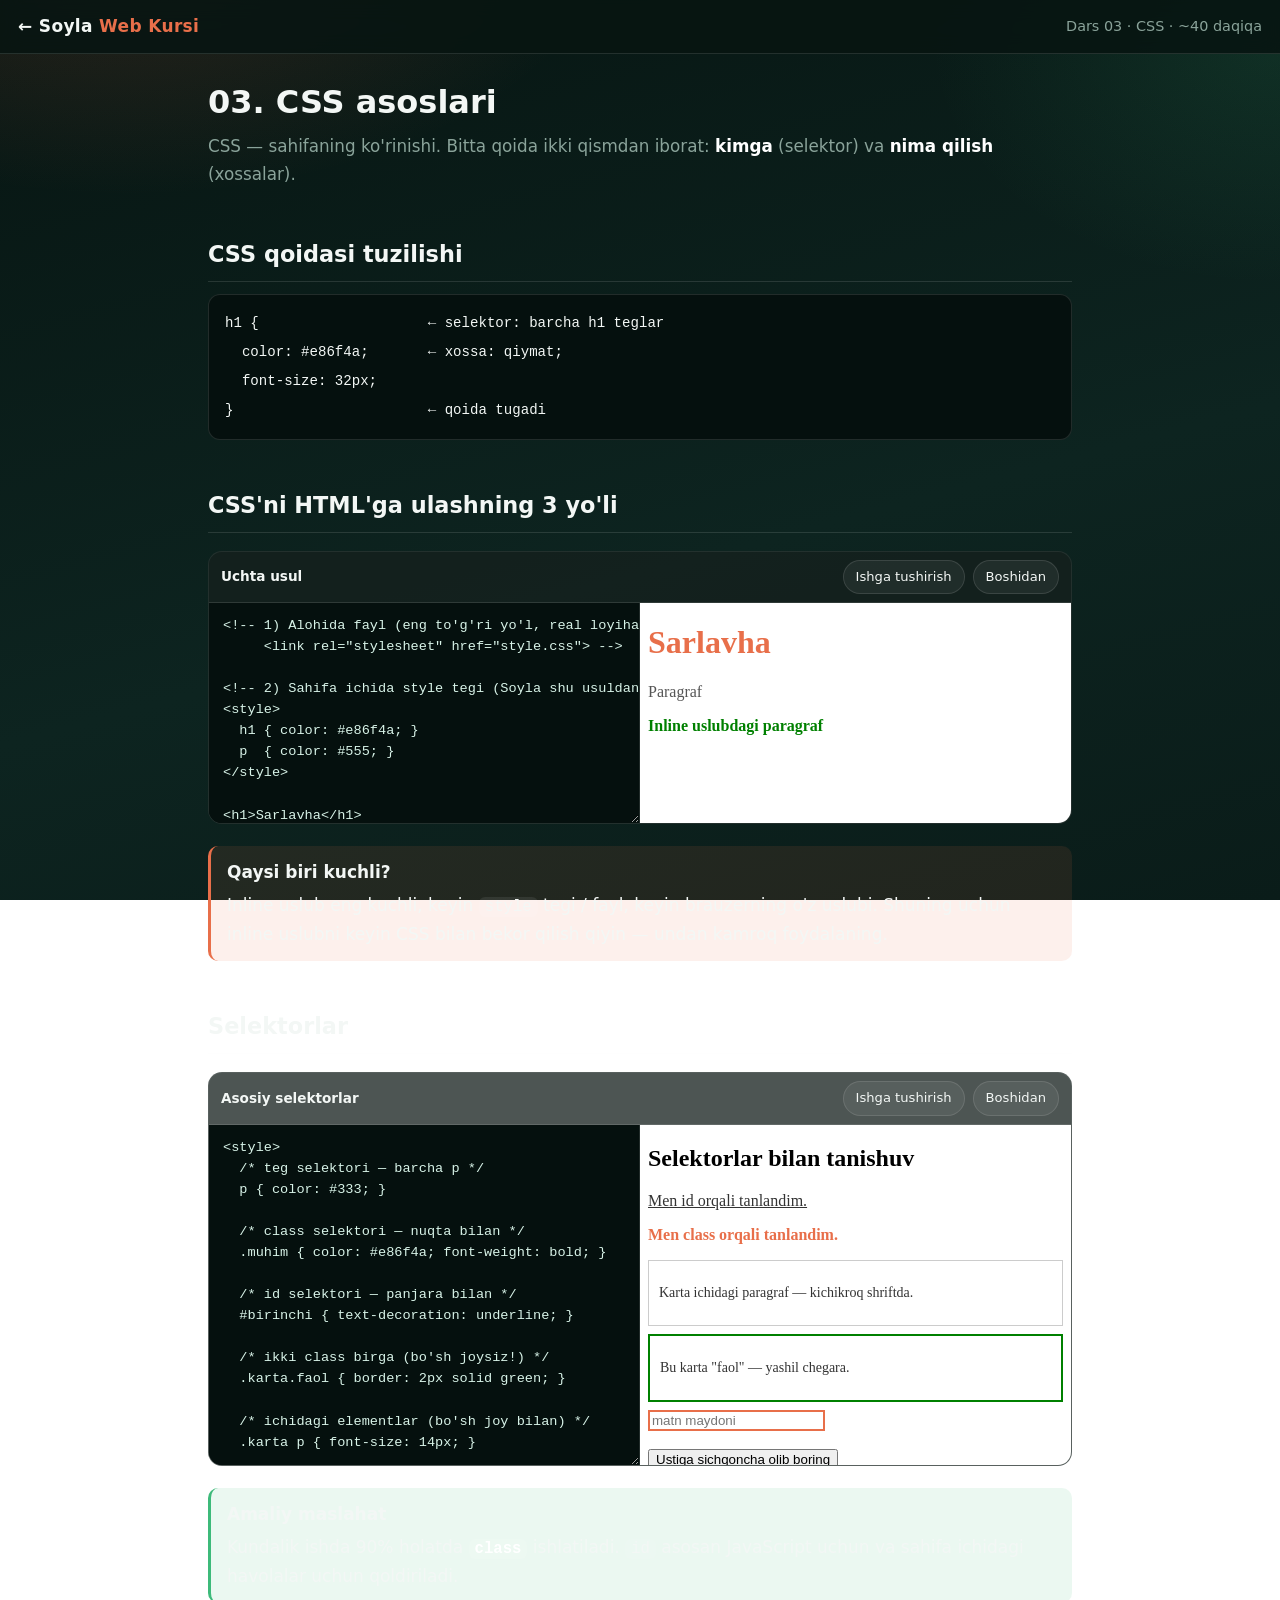
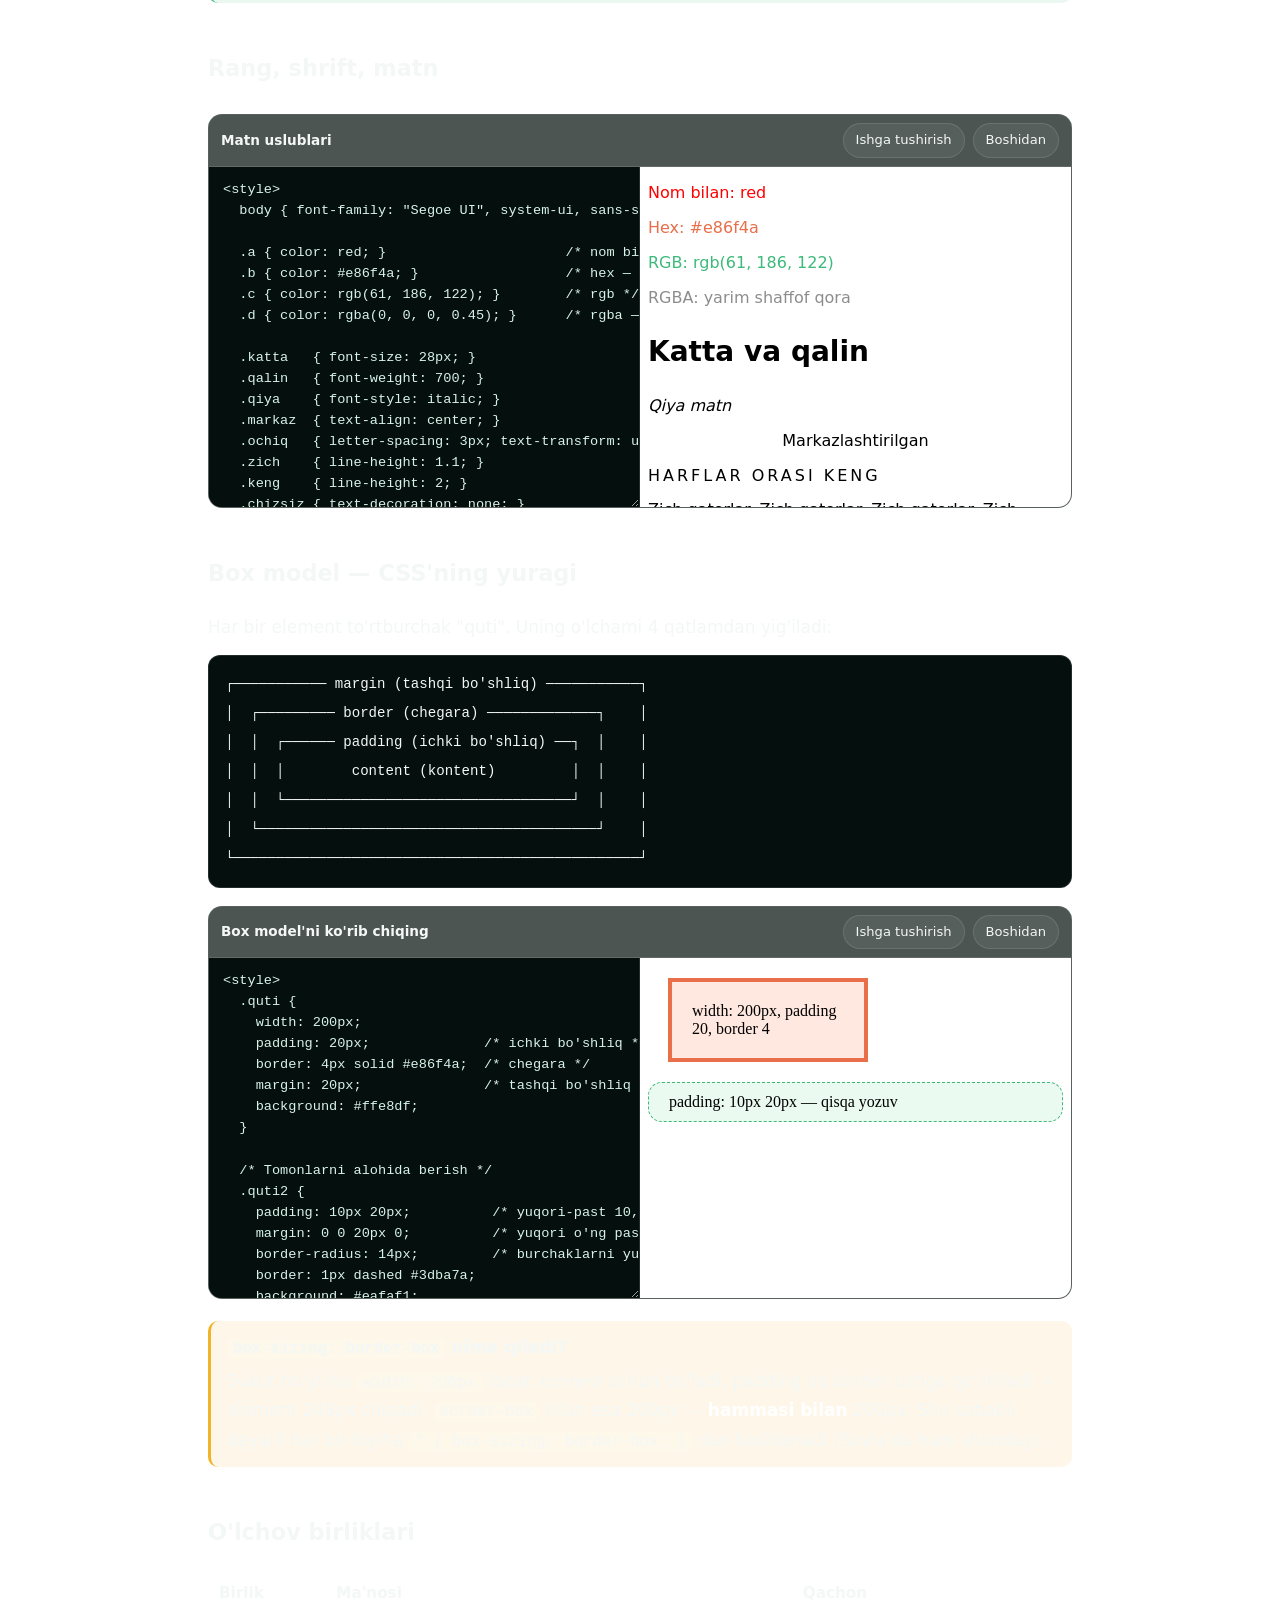
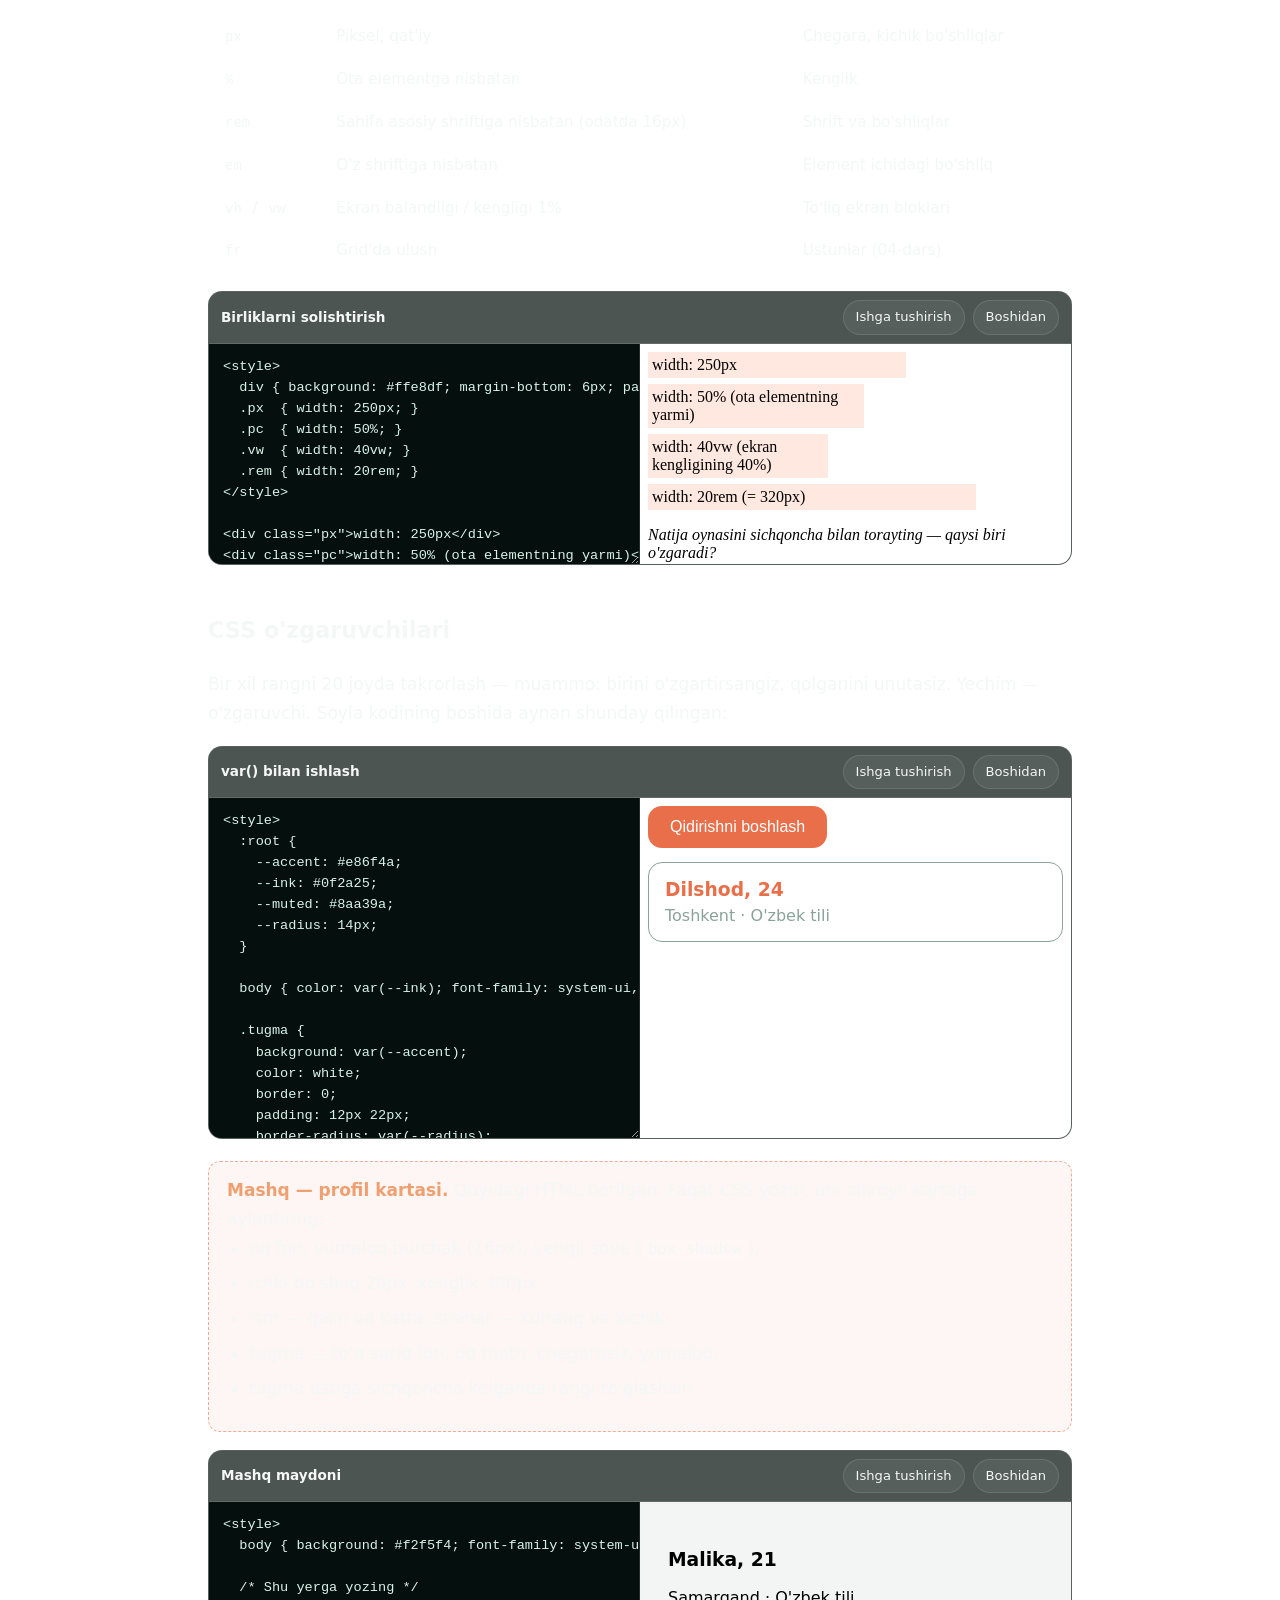
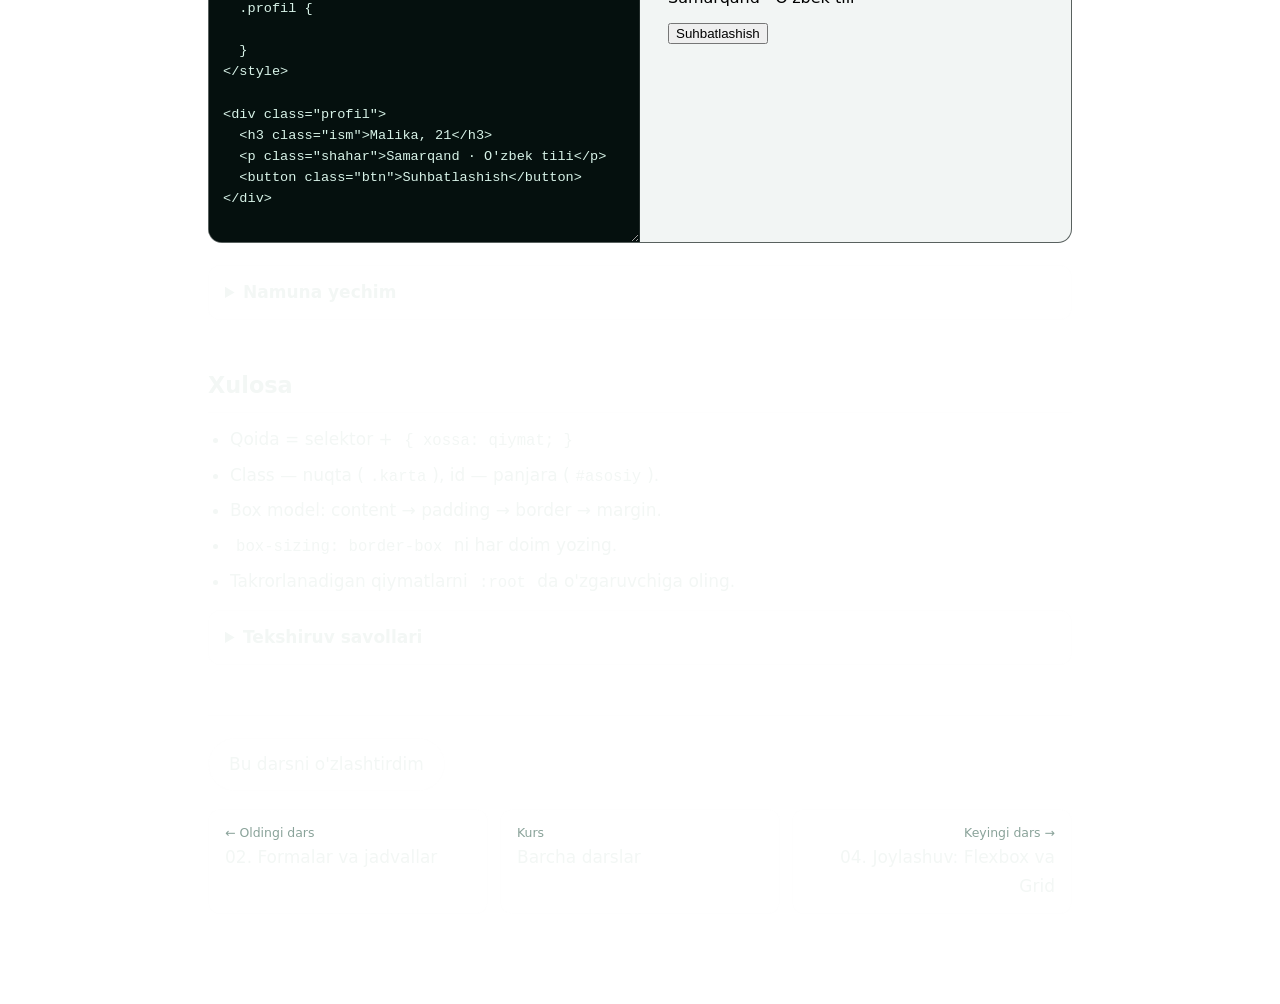
<file: learn/lessons/03-css-asoslari.html>
<!DOCTYPE html>
<html lang="uz">
<head>
<meta charset="UTF-8">
<meta name="viewport" content="width=device-width, initial-scale=1.0">
<title>03. CSS asoslari — Soyla Web Kursi</title>
<link rel="stylesheet" href="../assets/course.css">
</head>
<body data-lesson="03">

<div class="topbar">
  <a class="brand" href="../index.html">← Soyla <span>Web Kursi</span></a>
  <div class="spacer"></div>
  <span class="crumb"></span>
</div>

<div class="wrap">

<h1>03. CSS asoslari</h1>
<p class="lead">
  CSS — sahifaning ko'rinishi. Bitta qoida ikki qismdan iborat:
  <strong>kimga</strong> (selektor) va <strong>nima qilish</strong> (xossalar).
</p>

<h2>CSS qoidasi tuzilishi</h2>
<pre><code>h1 {                    ← selektor: barcha h1 teglar
  color: #e86f4a;       ← xossa: qiymat;
  font-size: 32px;
}                       ← qoida tugadi</code></pre>

<h2>CSS'ni HTML'ga ulashning 3 yo'li</h2>

<div class="pg" data-title="Uchta usul">
<textarea>
  <!-- 1) Alohida fayl (eng to'g'ri yo'l, real loyihalarda shunday):
       <link rel="stylesheet" href="style.css"> -->

  <!-- 2) Sahifa ichida style tegi (Soyla shu usuldan foydalanadi) -->
  <style>
    h1 { color: #e86f4a; }
    p  { color: #555; }
  </style>

  <h1>Sarlavha</h1>
  <p>Paragraf</p>

  <!-- 3) To'g'ridan-to'g'ri tegda (inline) — faqat juda kichik holatlar uchun -->
  <p style="color: green; font-weight: bold;">Inline uslubdagi paragraf</p>
</textarea>
</div>

<div class="note">
  <b>Qaysi biri kuchli?</b>
  Inline uslub eng kuchli, keyin <code>style</code> tegi / fayl, keyin brauzerning o'z uslubi.
  Shuning uchun inline uslubni keyin CSS bilan bekor qilish qiyin — undan kamroq foydalaning.
</div>

<h2>Selektorlar</h2>

<div class="pg" data-title="Asosiy selektorlar" data-tall>
<textarea>
  <style>
    /* teg selektori — barcha p */
    p { color: #333; }

    /* class selektori — nuqta bilan */
    .muhim { color: #e86f4a; font-weight: bold; }

    /* id selektori — panjara bilan */
    #birinchi { text-decoration: underline; }

    /* ikki class birga (bo'sh joysiz!) */
    .karta.faol { border: 2px solid green; }

    /* ichidagi elementlar (bo'sh joy bilan) */
    .karta p { font-size: 14px; }

    /* bir nechta selektorga bitta qoida */
    h2, h3 { font-family: Georgia, serif; }

    /* atribut bo'yicha */
    input[type="text"] { border: 2px solid #e86f4a; }

    /* holat (pseudo-class) */
    button:hover { background: #e86f4a; color: white; }
    a:visited { color: purple; }

    .karta { border: 1px solid #ccc; padding: 10px; margin-bottom: 8px; }
  </style>

  <h2>Selektorlar bilan tanishuv</h2>
  <p id="birinchi">Men id orqali tanlandim.</p>
  <p class="muhim">Men class orqali tanlandim.</p>

  <div class="karta">
    <p>Karta ichidagi paragraf — kichikroq shriftda.</p>
  </div>
  <div class="karta faol">
    <p>Bu karta "faol" — yashil chegara.</p>
  </div>

  <input type="text" placeholder="matn maydoni">
  <br><br>
  <button>Ustiga sichqoncha olib boring</button>
</textarea>
</div>

<div class="tip">
  <b>Amaliy maslahat</b>
  Kundalik ishda 90% holatda <strong><code>class</code></strong> ishlatiladi.
  <code>id</code> asosan JavaScript uchun va sahifa ichidagi havolalar uchun qoldiriladi.
</div>

<h2>Rang, shrift, matn</h2>

<div class="pg" data-title="Matn uslublari" data-tall>
<textarea>
  <style>
    body { font-family: "Segoe UI", system-ui, sans-serif; }

    .a { color: red; }                      /* nom bilan */
    .b { color: #e86f4a; }                  /* hex — eng ko'p ishlatiladigan */
    .c { color: rgb(61, 186, 122); }        /* rgb */
    .d { color: rgba(0, 0, 0, 0.45); }      /* rgba — shaffoflik bilan */

    .katta   { font-size: 28px; }
    .qalin   { font-weight: 700; }
    .qiya    { font-style: italic; }
    .markaz  { text-align: center; }
    .ochiq   { letter-spacing: 3px; text-transform: uppercase; }
    .zich    { line-height: 1.1; }
    .keng    { line-height: 2; }
    .chizsiz { text-decoration: none; }
  </style>

  <p class="a">Nom bilan: red</p>
  <p class="b">Hex: #e86f4a</p>
  <p class="c">RGB: rgb(61, 186, 122)</p>
  <p class="d">RGBA: yarim shaffof qora</p>

  <p class="katta qalin">Katta va qalin</p>
  <p class="qiya">Qiya matn</p>
  <p class="markaz">Markazlashtirilgan</p>
  <p class="ochiq">Harflar orasi keng</p>
  <p class="zich">Zich qatorlar. Zich qatorlar. Zich qatorlar. Zich qatorlar. Zich qatorlar.</p>
  <p class="keng">Keng qatorlar. Keng qatorlar. Keng qatorlar. Keng qatorlar. Keng qatorlar.</p>
  <p><a href="#" class="chizsiz">Chiziqsiz havola</a></p>
</textarea>
</div>

<h2>Box model — CSS'ning yuragi</h2>
<p>Har bir element to'rtburchak "quti". Uning o'lchami 4 qatlamdan yig'iladi:</p>
<pre><code>┌─────────── margin (tashqi bo'shliq) ───────────┐
│  ┌───────── border (chegara) ─────────────┐    │
│  │  ┌────── padding (ichki bo'shliq) ──┐  │    │
│  │  │        content (kontent)         │  │    │
│  │  └──────────────────────────────────┘  │    │
│  └────────────────────────────────────────┘    │
└────────────────────────────────────────────────┘</code></pre>

<div class="pg" data-title="Box model'ni ko'rib chiqing" data-tall>
<textarea>
  <style>
    .quti {
      width: 200px;
      padding: 20px;              /* ichki bo'shliq */
      border: 4px solid #e86f4a;  /* chegara */
      margin: 20px;               /* tashqi bo'shliq */
      background: #ffe8df;
    }

    /* Tomonlarni alohida berish */
    .quti2 {
      padding: 10px 20px;          /* yuqori-past 10, chap-o'ng 20 */
      margin: 0 0 20px 0;          /* yuqori o'ng past chap */
      border-radius: 14px;         /* burchaklarni yumshatish */
      border: 1px dashed #3dba7a;
      background: #eafaf1;
    }

    /* MUHIM: shu qatorni izohga olib ko'ring va farqni ko'ring */
    * { box-sizing: border-box; }
  </style>

  <div class="quti">width: 200px, padding 20, border 4</div>
  <div class="quti2">padding: 10px 20px — qisqa yozuv</div>
</textarea>
</div>

<div class="warnbox">
  <b><code>box-sizing: border-box</code> nima qiladi?</b>
  Sukut bo'yicha <code>width: 200px</code> faqat <em>kontent</em> uchun bo'ladi,
  padding va border ustiga qo'shiladi → element 248px chiqadi.
  <code>border-box</code> bilan esa 200px — <strong>hammasi bilan</strong> 200px.
  Shu sababli deyarli har bir loyiha <code>* { box-sizing: border-box; }</code> dan boshlanadi
  (Soyla'da ham shunday).
</div>

<h2>O'lchov birliklari</h2>
<table>
  <tr><th>Birlik</th><th>Ma'nosi</th><th>Qachon</th></tr>
  <tr><td><code>px</code></td><td>Piksel, qat'iy</td><td>Chegara, kichik bo'shliqlar</td></tr>
  <tr><td><code>%</code></td><td>Ota elementga nisbatan</td><td>Kenglik</td></tr>
  <tr><td><code>rem</code></td><td>Sahifa asosiy shriftiga nisbatan (odatda 16px)</td><td>Shrift va bo'shliqlar</td></tr>
  <tr><td><code>em</code></td><td>O'z shriftiga nisbatan</td><td>Element ichidagi bo'shliq</td></tr>
  <tr><td><code>vh</code> / <code>vw</code></td><td>Ekran balandligi / kengligi 1%</td><td>To'liq ekran bloklari</td></tr>
  <tr><td><code>fr</code></td><td>Grid'da ulush</td><td>Ustunlar (04-dars)</td></tr>
</table>

<div class="pg" data-title="Birliklarni solishtirish">
<textarea>
  <style>
    div { background: #ffe8df; margin-bottom: 6px; padding: 4px; }
    .px  { width: 250px; }
    .pc  { width: 50%; }
    .vw  { width: 40vw; }
    .rem { width: 20rem; }
  </style>

  <div class="px">width: 250px</div>
  <div class="pc">width: 50% (ota elementning yarmi)</div>
  <div class="vw">width: 40vw (ekran kengligining 40%)</div>
  <div class="rem">width: 20rem (= 320px)</div>

  <p><em>Natija oynasini sichqoncha bilan torayting — qaysi biri o'zgaradi?</em></p>
</textarea>
</div>

<h2>CSS o'zgaruvchilari</h2>
<p>
  Bir xil rangni 20 joyda takrorlash — muammo: birini o'zgartirsangiz, qolganini unutasiz.
  Yechim — o'zgaruvchi. Soyla kodining boshida aynan shunday qilingan:
</p>

<div class="pg" data-title="var() bilan ishlash" data-tall>
<textarea>
  <style>
    :root {
      --accent: #e86f4a;
      --ink: #0f2a25;
      --muted: #8aa39a;
      --radius: 14px;
    }

    body { color: var(--ink); font-family: system-ui, sans-serif; }

    .tugma {
      background: var(--accent);
      color: white;
      border: 0;
      padding: 12px 22px;
      border-radius: var(--radius);
      font-size: 16px;
      cursor: pointer;
    }
    .karta {
      border: 1px solid var(--muted);
      border-radius: var(--radius);
      padding: 16px;
      margin-top: 14px;
    }
    .karta h3 { color: var(--accent); margin: 0 0 6px; }
    .karta p { color: var(--muted); margin: 0; }
  </style>

  <button class="tugma">Qidirishni boshlash</button>

  <div class="karta">
    <h3>Dilshod, 24</h3>
    <p>Toshkent · O'zbek tili</p>
  </div>

  <!-- Sinab ko'ring: yuqorida --accent qiymatini #3dba7a ga o'zgartiring.
       Bir joyni o'zgartirdingiz, lekin tugma ham, karta ham o'zgardi. -->
</textarea>
</div>

<div class="task">
  <b>Mashq — profil kartasi.</b>
  Quyidagi HTML berilgan. Faqat CSS yozib, uni chiroyli kartaga aylantiring:
  <ul>
    <li>oq fon, yumaloq burchak (16px), yengil soya (<code>box-shadow</code>);</li>
    <li>ichki bo'shliq 20px, kenglik 300px;</li>
    <li>ism — qalin va katta, shahar — kulrang va kichik;</li>
    <li>tugma — to'q sariq fon, oq matn, chegarasiz, yumaloq;</li>
    <li>tugma ustiga sichqoncha kelganda rangi to'qlashsin.</li>
  </ul>
</div>

<div class="pg" data-title="Mashq maydoni" data-tall>
<textarea>
  <style>
    body { background: #f2f5f4; font-family: system-ui, sans-serif; padding: 20px; }

    /* Shu yerga yozing */
    .profil {

    }
  </style>

  <div class="profil">
    <h3 class="ism">Malika, 21</h3>
    <p class="shahar">Samarqand · O'zbek tili</p>
    <button class="btn">Suhbatlashish</button>
  </div>
</textarea>
</div>

<details>
  <summary>Namuna yechim</summary>
<pre><code>.profil {
  width: 300px;
  padding: 20px;
  background: #fff;
  border-radius: 16px;
  box-shadow: 0 8px 24px rgba(0, 0, 0, 0.1);
}
.ism {
  margin: 0 0 4px;
  font-size: 20px;
  font-weight: 700;
  color: #0f2a25;
}
.shahar {
  margin: 0 0 16px;
  font-size: 14px;
  color: #8aa39a;
}
.btn {
  background: #e86f4a;
  color: #fff;
  border: 0;
  padding: 10px 18px;
  border-radius: 999px;
  font-size: 15px;
  cursor: pointer;
}
.btn:hover { background: #d1552f; }</code></pre>
</details>

<h2>Xulosa</h2>
<ul>
  <li>Qoida = selektor + <code>{ xossa: qiymat; }</code></li>
  <li>Class — nuqta (<code>.karta</code>), id — panjara (<code>#asosiy</code>).</li>
  <li>Box model: content → padding → border → margin.</li>
  <li><code>box-sizing: border-box</code> ni har doim yozing.</li>
  <li>Takrorlanadigan qiymatlarni <code>:root</code> da o'zgaruvchiga oling.</li>
</ul>

<details>
  <summary>Tekshiruv savollari</summary>
  <p><strong>1. <code>.karta.faol</code> va <code>.karta .faol</code> farqi?</strong><br>
  Birinchisi — ikkala class ham bitta elementda. Ikkinchisi — <code>.karta</code> <em>ichidagi</em> <code>.faol</code> element.</p>
  <p><strong>2. <code>padding</code> va <code>margin</code> farqi?</strong><br>
  <code>padding</code> — chegara ichidagi bo'shliq (fon rangi bor). <code>margin</code> — chegaradan tashqaridagi bo'shliq.</p>
  <p><strong>3. Ranglarni bir joydan boshqarish uchun nima qilasiz?</strong><br>
  <code>:root</code> ichida <code>--accent</code> kabi o'zgaruvchi e'lon qilib, <code>var(--accent)</code> bilan ishlataman.</p>
</details>

<div class="lesson-foot"></div>

</div>

<script src="../assets/lessons.js"></script>
<script src="../assets/course.js"></script>
</body>
</html>
</file>
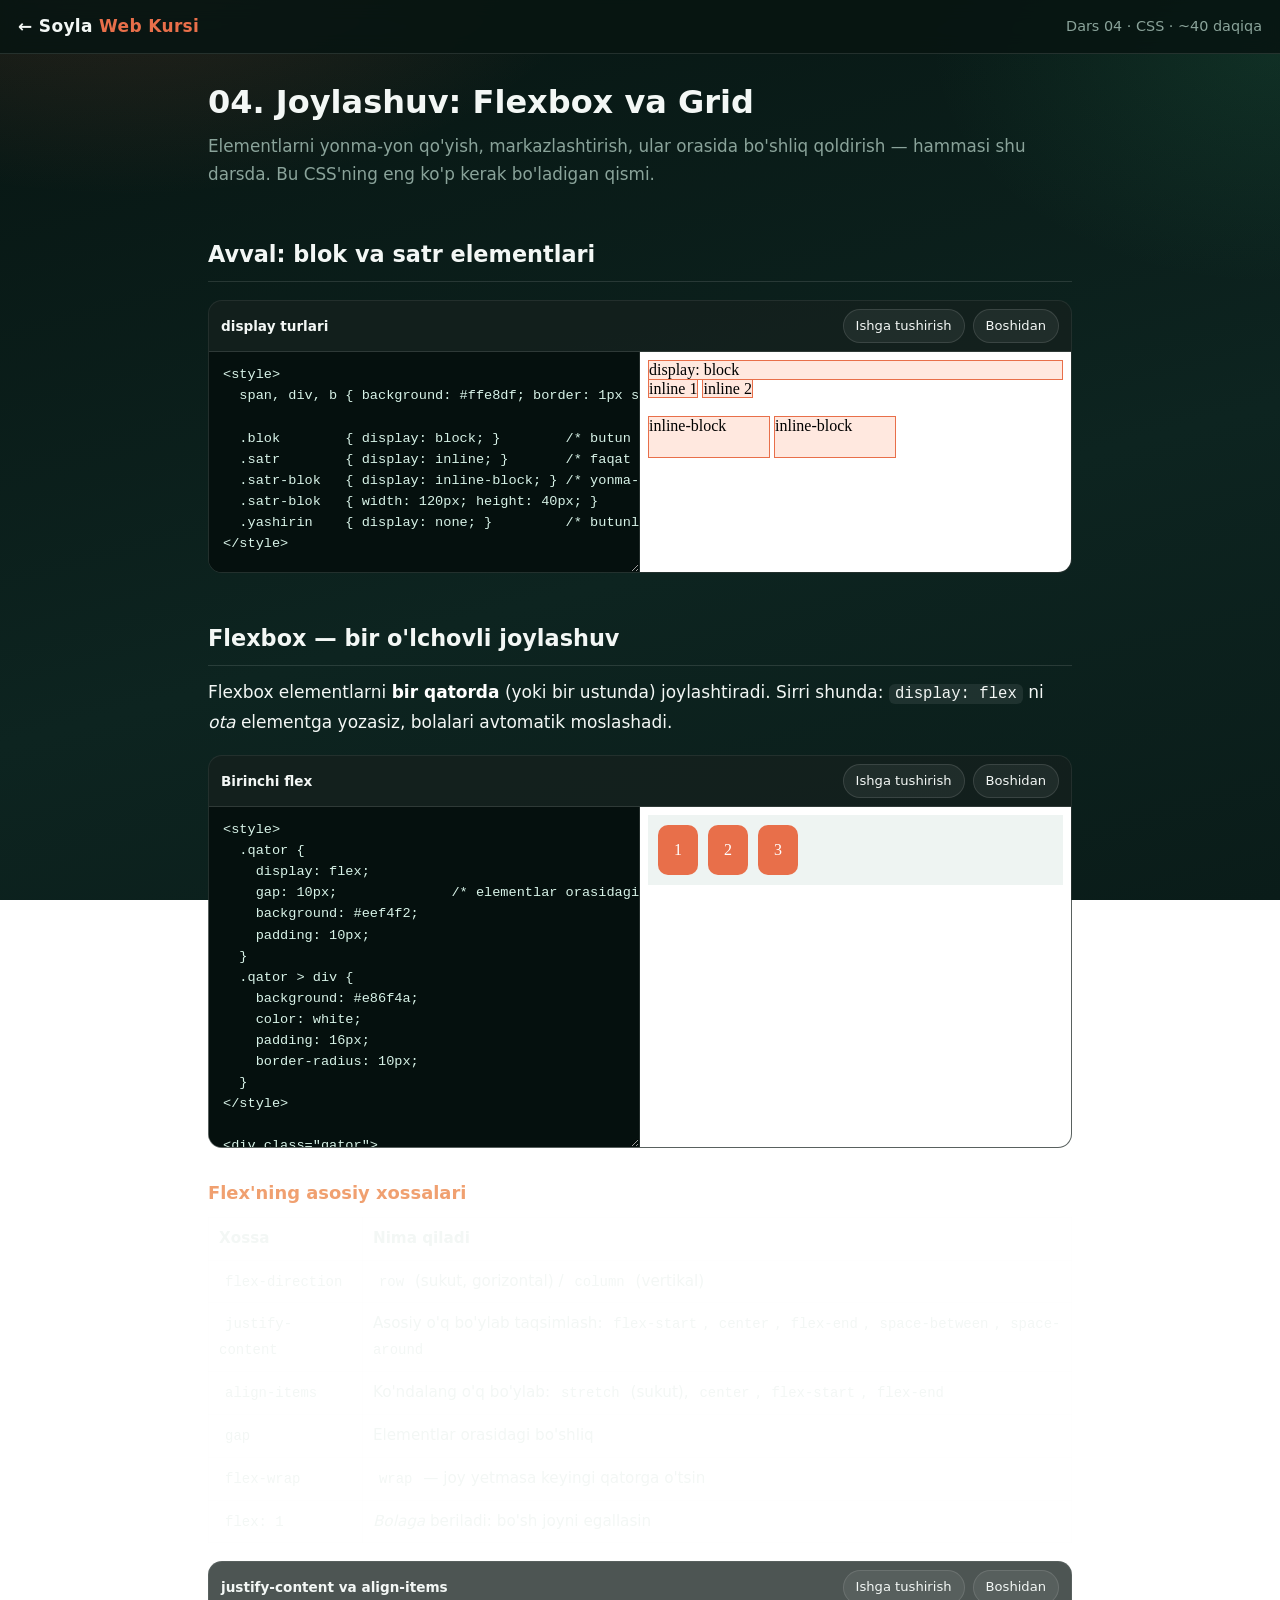
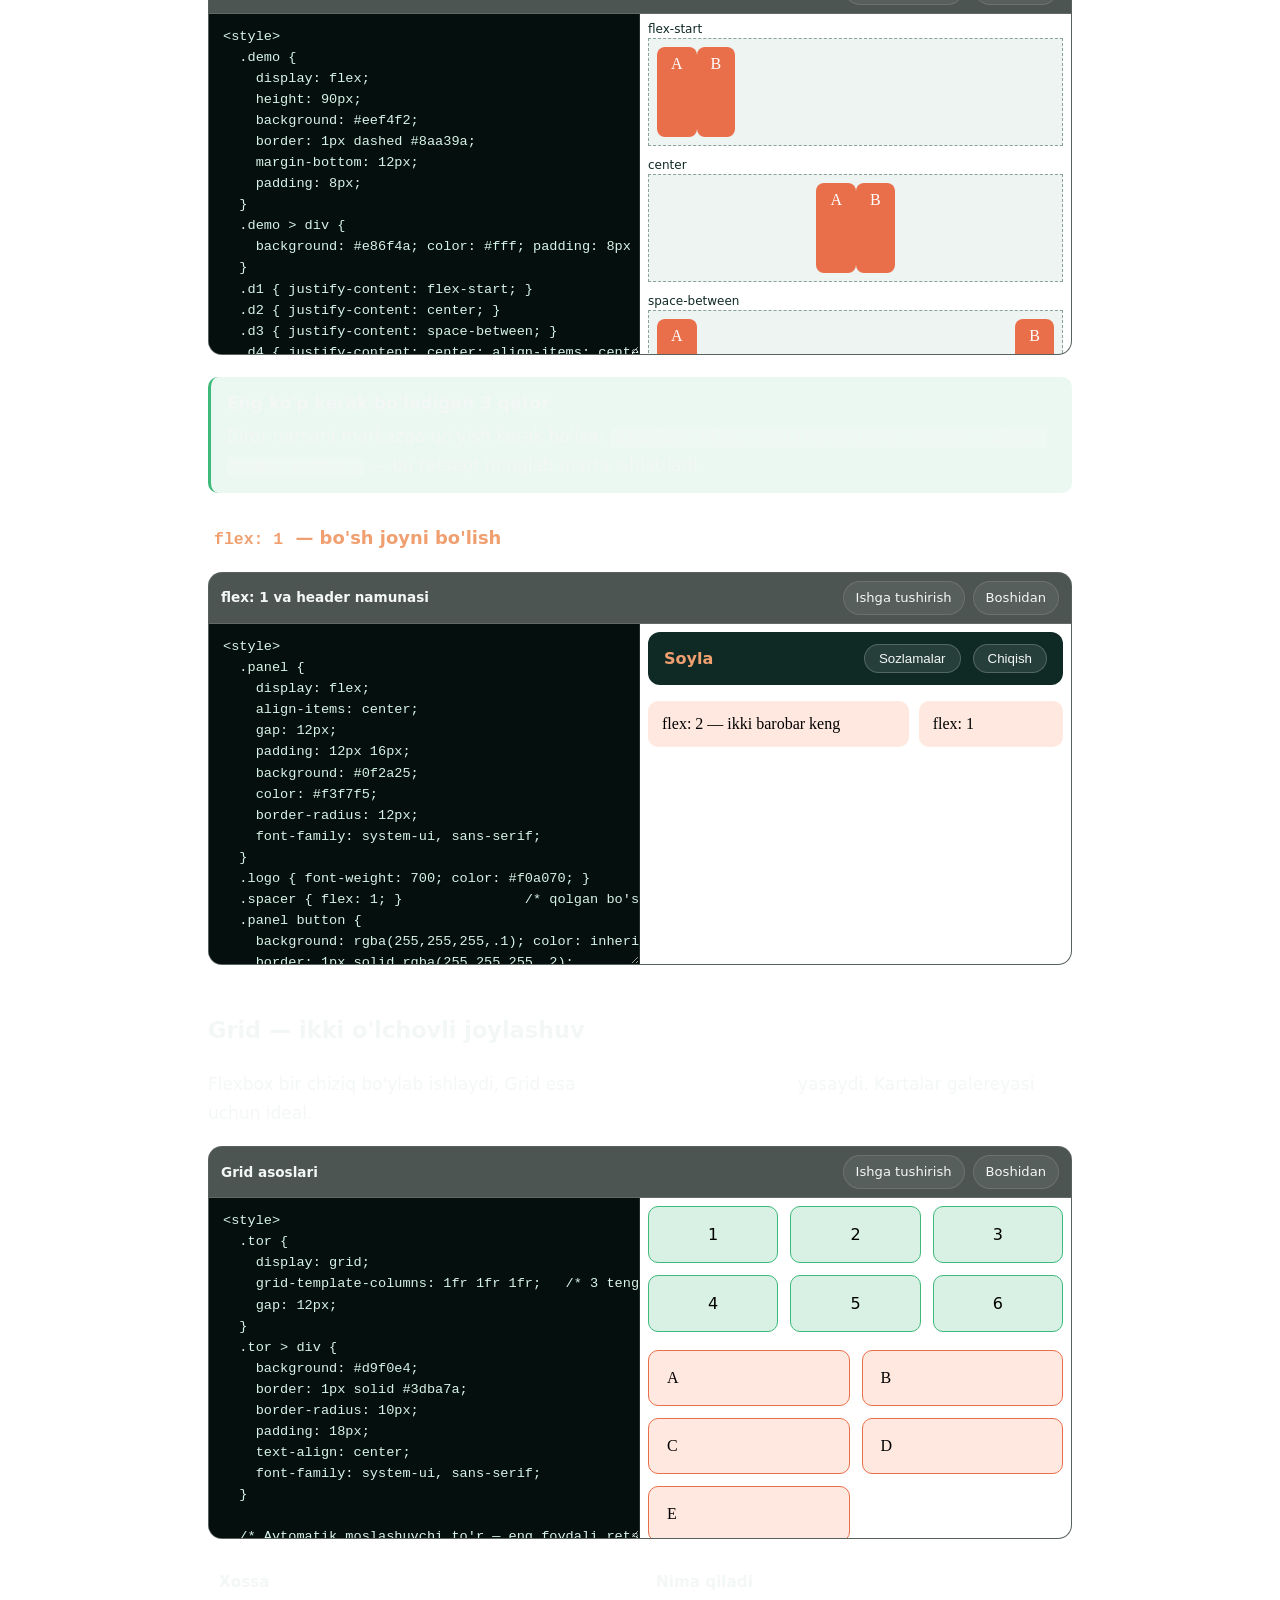
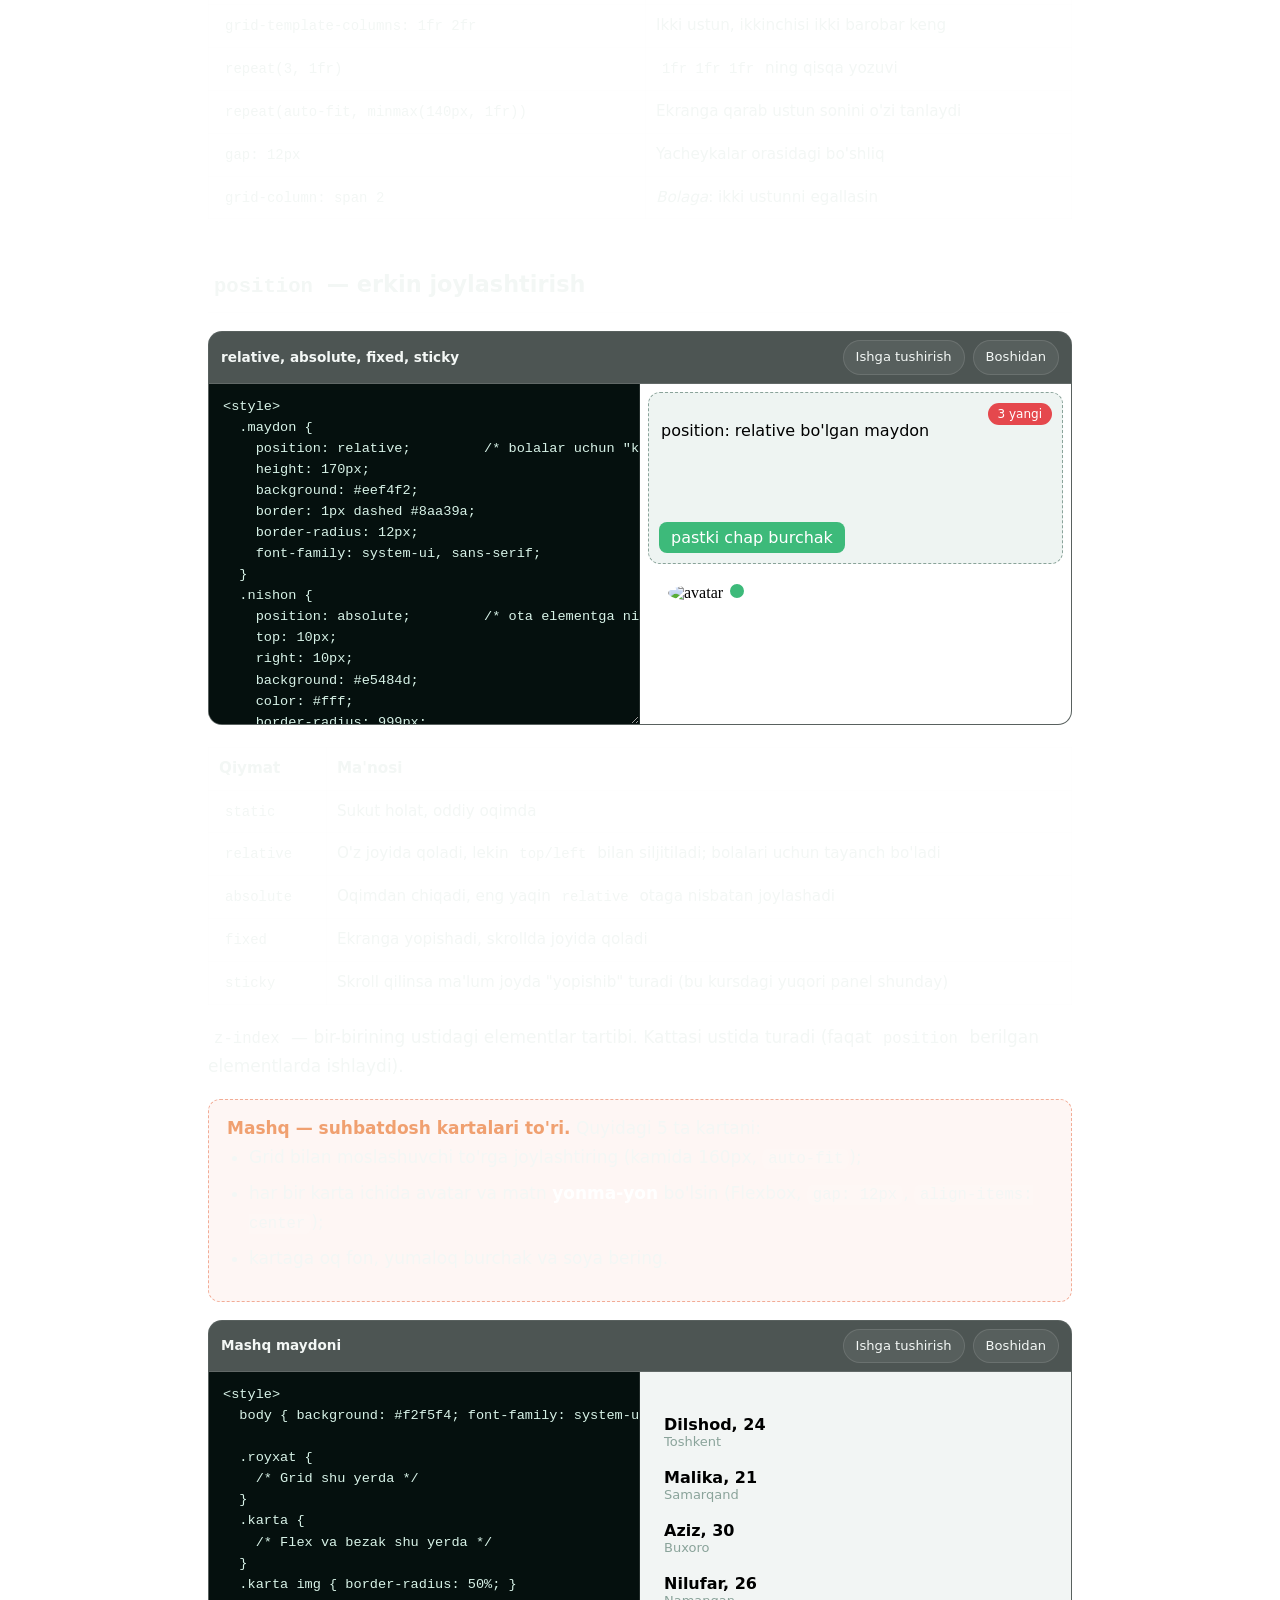
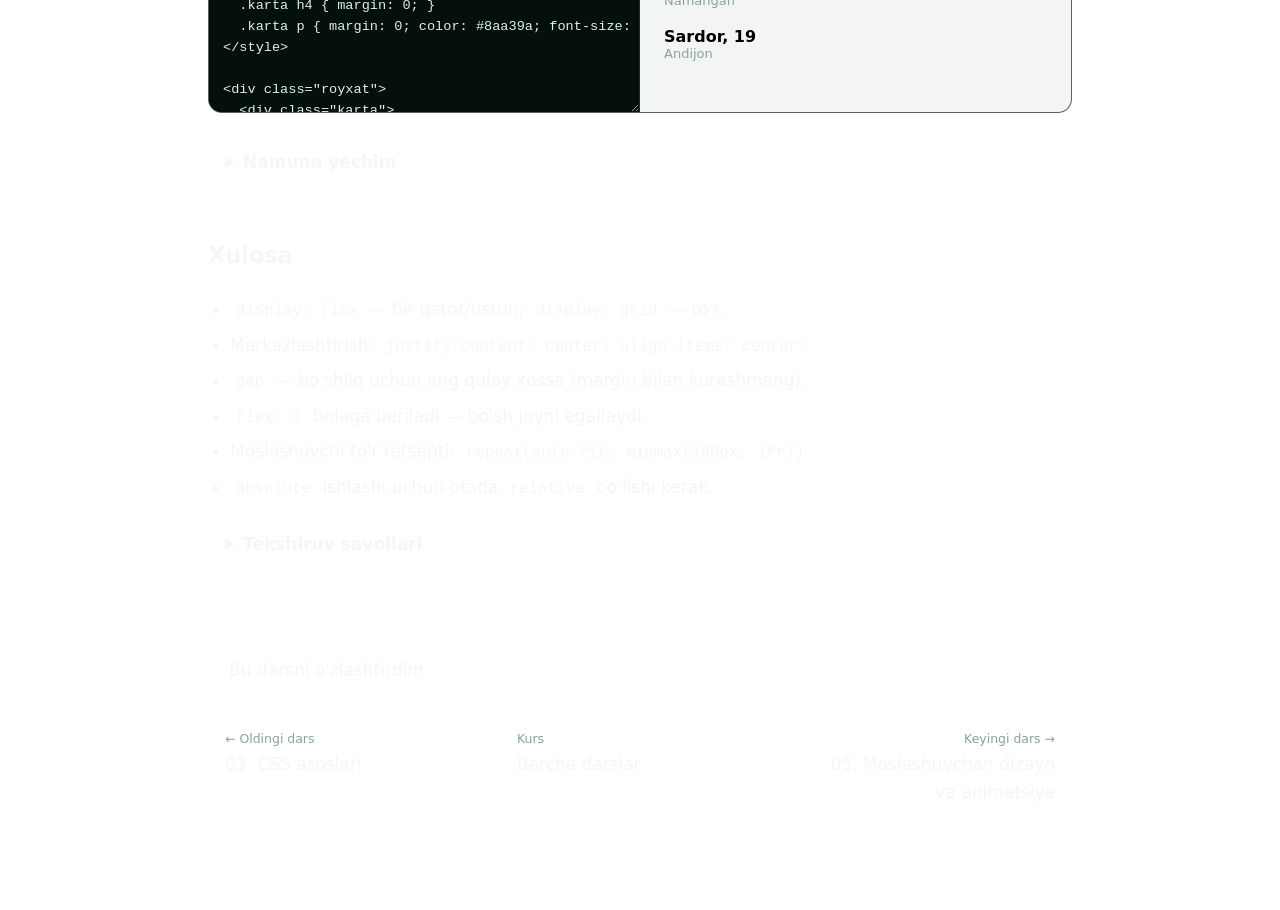
<file: learn/lessons/04-css-layout.html>
<!DOCTYPE html>
<html lang="uz">
<head>
<meta charset="UTF-8">
<meta name="viewport" content="width=device-width, initial-scale=1.0">
<title>04. Flexbox va Grid — Soyla Web Kursi</title>
<link rel="stylesheet" href="../assets/course.css">
</head>
<body data-lesson="04">

<div class="topbar">
  <a class="brand" href="../index.html">← Soyla <span>Web Kursi</span></a>
  <div class="spacer"></div>
  <span class="crumb"></span>
</div>

<div class="wrap">

<h1>04. Joylashuv: Flexbox va Grid</h1>
<p class="lead">
  Elementlarni yonma-yon qo'yish, markazlashtirish, ular orasida bo'shliq qoldirish —
  hammasi shu darsda. Bu CSS'ning eng ko'p kerak bo'ladigan qismi.
</p>

<h2>Avval: blok va satr elementlari</h2>

<div class="pg" data-title="display turlari">
<textarea>
  <style>
    span, div, b { background: #ffe8df; border: 1px solid #e86f4a; }

    .blok        { display: block; }        /* butun qatorni egallaydi */
    .satr        { display: inline; }       /* faqat matn joyini */
    .satr-blok   { display: inline-block; } /* yonma-yon, lekin o'lcham beriladi */
    .satr-blok   { width: 120px; height: 40px; }
    .yashirin    { display: none; }         /* butunlay yo'q bo'ladi */
  </style>

  <div class="blok">display: block</div>
  <span class="satr">inline 1</span>
  <span class="satr">inline 2</span>
  <br><br>
  <span class="satr-blok">inline-block</span>
  <span class="satr-blok">inline-block</span>
  <div class="yashirin">Bu ko'rinmaydi</div>
</textarea>
</div>

<h2>Flexbox — bir o'lchovli joylashuv</h2>
<p>
  Flexbox elementlarni <strong>bir qatorda</strong> (yoki bir ustunda) joylashtiradi.
  Sirri shunda: <code>display: flex</code> ni <em>ota</em> elementga yozasiz,
  bolalari avtomatik moslashadi.
</p>

<div class="pg" data-title="Birinchi flex" data-tall>
<textarea>
  <style>
    .qator {
      display: flex;
      gap: 10px;              /* elementlar orasidagi bo'shliq */
      background: #eef4f2;
      padding: 10px;
    }
    .qator > div {
      background: #e86f4a;
      color: white;
      padding: 16px;
      border-radius: 10px;
    }
  </style>

  <div class="qator">
    <div>1</div>
    <div>2</div>
    <div>3</div>
  </div>

  <!-- Sinab ko'ring: .qator ichiga quyidagilarni birma-bir qo'shing
       flex-direction: column;
       justify-content: center;
       justify-content: space-between;
       align-items: center;  (balandlik bilan birga: height: 160px) -->
</textarea>
</div>

<h3>Flex'ning asosiy xossalari</h3>
<table>
  <tr><th>Xossa</th><th>Nima qiladi</th></tr>
  <tr><td><code>flex-direction</code></td><td><code>row</code> (sukut, gorizontal) / <code>column</code> (vertikal)</td></tr>
  <tr><td><code>justify-content</code></td><td>Asosiy o'q bo'ylab taqsimlash: <code>flex-start</code>, <code>center</code>, <code>flex-end</code>, <code>space-between</code>, <code>space-around</code></td></tr>
  <tr><td><code>align-items</code></td><td>Ko'ndalang o'q bo'ylab: <code>stretch</code> (sukut), <code>center</code>, <code>flex-start</code>, <code>flex-end</code></td></tr>
  <tr><td><code>gap</code></td><td>Elementlar orasidagi bo'shliq</td></tr>
  <tr><td><code>flex-wrap</code></td><td><code>wrap</code> — joy yetmasa keyingi qatorga o'tsin</td></tr>
  <tr><td><code>flex: 1</code></td><td><em>Bolaga</em> beriladi: bo'sh joyni egallasin</td></tr>
</table>

<div class="pg" data-title="justify-content va align-items" data-tall>
<textarea>
  <style>
    .demo {
      display: flex;
      height: 90px;
      background: #eef4f2;
      border: 1px dashed #8aa39a;
      margin-bottom: 12px;
      padding: 8px;
    }
    .demo > div {
      background: #e86f4a; color: #fff; padding: 8px 14px; border-radius: 8px;
    }
    .d1 { justify-content: flex-start; }
    .d2 { justify-content: center; }
    .d3 { justify-content: space-between; }
    .d4 { justify-content: center; align-items: center; }   /* to'liq markaz! */
    .d5 { align-items: flex-end; }
    .nom { font: 12px system-ui; color: #0f2a25; margin: 0 0 2px; }
  </style>

  <p class="nom">flex-start</p>
  <div class="demo d1"><div>A</div><div>B</div></div>

  <p class="nom">center</p>
  <div class="demo d2"><div>A</div><div>B</div></div>

  <p class="nom">space-between</p>
  <div class="demo d3"><div>A</div><div>B</div></div>

  <p class="nom">center + align-items: center = ideal markaz</p>
  <div class="demo d4"><div>A</div><div>B</div></div>

  <p class="nom">align-items: flex-end</p>
  <div class="demo d5"><div>A</div><div>B</div></div>
</textarea>
</div>

<div class="tip">
  <b>Eng ko'p kerak bo'ladigan 3 qator</b>
  Biror narsani markazga qo'yish kerak bo'lsa:
  <code>display: flex; justify-content: center; align-items: center;</code> —
  bu retsept minglab marta ishlatiladi.
</div>

<h3><code>flex: 1</code> — bo'sh joyni bo'lish</h3>

<div class="pg" data-title="flex: 1 va header namunasi" data-tall>
<textarea>
  <style>
    .panel {
      display: flex;
      align-items: center;
      gap: 12px;
      padding: 12px 16px;
      background: #0f2a25;
      color: #f3f7f5;
      border-radius: 12px;
      font-family: system-ui, sans-serif;
    }
    .logo { font-weight: 700; color: #f0a070; }
    .spacer { flex: 1; }               /* qolgan bo'sh joyni egallaydi */
    .panel button {
      background: rgba(255,255,255,.1); color: inherit;
      border: 1px solid rgba(255,255,255,.2);
      border-radius: 999px; padding: 6px 14px; cursor: pointer;
    }

    .ustunlar { display: flex; gap: 10px; margin-top: 16px; }
    .ustunlar > div { background: #ffe8df; padding: 14px; border-radius: 10px; }
    .katta { flex: 2; }               /* 2 ulush */
    .kichik { flex: 1; }              /* 1 ulush */
  </style>

  <div class="panel">
    <span class="logo">Soyla</span>
    <span class="spacer"></span>
    <button>Sozlamalar</button>
    <button>Chiqish</button>
  </div>

  <div class="ustunlar">
    <div class="katta">flex: 2 — ikki barobar keng</div>
    <div class="kichik">flex: 1</div>
  </div>
</textarea>
</div>

<h2>Grid — ikki o'lchovli joylashuv</h2>
<p>
  Flexbox bir chiziq bo'ylab ishlaydi, Grid esa <strong>ustun va qatorlar to'ri</strong> yasaydi.
  Kartalar galereyasi uchun ideal.
</p>

<div class="pg" data-title="Grid asoslari" data-tall>
<textarea>
  <style>
    .tor {
      display: grid;
      grid-template-columns: 1fr 1fr 1fr;   /* 3 teng ustun */
      gap: 12px;
    }
    .tor > div {
      background: #d9f0e4;
      border: 1px solid #3dba7a;
      border-radius: 10px;
      padding: 18px;
      text-align: center;
      font-family: system-ui, sans-serif;
    }

    /* Avtomatik moslashuvchi to'r — eng foydali retsept:
       "kamida 140px bo'lsin, joy bo'lsa yana ustun qo'sh" */
    .auto {
      display: grid;
      grid-template-columns: repeat(auto-fit, minmax(140px, 1fr));
      gap: 12px;
      margin-top: 18px;
    }
    .auto > div { background: #ffe8df; border: 1px solid #e86f4a; border-radius: 10px; padding: 18px; }
  </style>

  <div class="tor">
    <div>1</div><div>2</div><div>3</div>
    <div>4</div><div>5</div><div>6</div>
  </div>

  <div class="auto">
    <div>A</div><div>B</div><div>C</div><div>D</div><div>E</div>
  </div>

  <p><em>Natija oynasini torayting: pastdagi to'r ustunlar sonini o'zi kamaytiradi.</em></p>
</textarea>
</div>

<table>
  <tr><th>Xossa</th><th>Nima qiladi</th></tr>
  <tr><td><code>grid-template-columns: 1fr 2fr</code></td><td>Ikki ustun, ikkinchisi ikki barobar keng</td></tr>
  <tr><td><code>repeat(3, 1fr)</code></td><td><code>1fr 1fr 1fr</code> ning qisqa yozuvi</td></tr>
  <tr><td><code>repeat(auto-fit, minmax(140px, 1fr))</code></td><td>Ekranga qarab ustun sonini o'zi tanlaydi</td></tr>
  <tr><td><code>gap: 12px</code></td><td>Yacheykalar orasidagi bo'shliq</td></tr>
  <tr><td><code>grid-column: span 2</code></td><td><em>Bolaga</em>: ikki ustunni egallasin</td></tr>
</table>

<h2><code>position</code> — erkin joylashtirish</h2>

<div class="pg" data-title="relative, absolute, fixed, sticky" data-tall>
<textarea>
  <style>
    .maydon {
      position: relative;         /* bolalar uchun "koordinata boshi" */
      height: 170px;
      background: #eef4f2;
      border: 1px dashed #8aa39a;
      border-radius: 12px;
      font-family: system-ui, sans-serif;
    }
    .nishon {
      position: absolute;         /* ota elementga nisbatan joylashadi */
      top: 10px;
      right: 10px;
      background: #e5484d;
      color: #fff;
      border-radius: 999px;
      padding: 4px 10px;
      font-size: 12px;
    }
    .pastda {
      position: absolute;
      bottom: 10px;
      left: 10px;
      background: #3dba7a;
      color: #fff;
      padding: 6px 12px;
      border-radius: 8px;
    }
    .avatar { position: relative; display: inline-block; margin: 20px; }
    .avatar img { border-radius: 50%; display: block; }
    .online {
      position: absolute; right: 2px; bottom: 2px;
      width: 14px; height: 14px; border-radius: 50%;
      background: #3dba7a; border: 2px solid #fff;
    }
  </style>

  <div class="maydon">
    <p style="padding:12px">position: relative bo'lgan maydon</p>
    <span class="nishon">3 yangi</span>
    <span class="pastda">pastki chap burchak</span>
  </div>

  <div class="avatar">
    <img src="https://picsum.photos/seed/av/80/80" alt="avatar" width="80">
    <span class="online"></span>
  </div>
</textarea>
</div>

<table>
  <tr><th>Qiymat</th><th>Ma'nosi</th></tr>
  <tr><td><code>static</code></td><td>Sukut holat, oddiy oqimda</td></tr>
  <tr><td><code>relative</code></td><td>O'z joyida qoladi, lekin <code>top/left</code> bilan siljitiladi; bolalari uchun tayanch bo'ladi</td></tr>
  <tr><td><code>absolute</code></td><td>Oqimdan chiqadi, eng yaqin <code>relative</code> otaga nisbatan joylashadi</td></tr>
  <tr><td><code>fixed</code></td><td>Ekranga yopishadi, skrollda joyida qoladi</td></tr>
  <tr><td><code>sticky</code></td><td>Skroll qilinsa ma'lum joyda "yopishib" turadi (bu kursdagi yuqori panel shunday)</td></tr>
</table>

<p><code>z-index</code> — bir-birining ustidagi elementlar tartibi. Kattasi ustida turadi (faqat <code>position</code> berilgan elementlarda ishlaydi).</p>

<div class="task">
  <b>Mashq — suhbatdosh kartalari to'ri.</b>
  Quyidagi 5 ta kartani:
  <ul>
    <li>Grid bilan moslashuvchi to'rga joylashtiring (kamida 160px, <code>auto-fit</code>);</li>
    <li>har bir karta ichida avatar va matn <strong>yonma-yon</strong> bo'lsin (Flexbox, <code>gap: 12px</code>, <code>align-items: center</code>);</li>
    <li>kartaga oq fon, yumaloq burchak va soya bering.</li>
  </ul>
</div>

<div class="pg" data-title="Mashq maydoni" data-tall>
<textarea>
  <style>
    body { background: #f2f5f4; font-family: system-ui, sans-serif; padding: 16px; }

    .royxat {
      /* Grid shu yerda */
    }
    .karta {
      /* Flex va bezak shu yerda */
    }
    .karta img { border-radius: 50%; }
    .karta h4 { margin: 0; }
    .karta p { margin: 0; color: #8aa39a; font-size: 13px; }
  </style>

  <div class="royxat">
    <div class="karta">
      <img src="https://picsum.photos/seed/a/56/56" alt="" width="56">
      <div><h4>Dilshod, 24</h4><p>Toshkent</p></div>
    </div>
    <div class="karta">
      <img src="https://picsum.photos/seed/b/56/56" alt="" width="56">
      <div><h4>Malika, 21</h4><p>Samarqand</p></div>
    </div>
    <div class="karta">
      <img src="https://picsum.photos/seed/c/56/56" alt="" width="56">
      <div><h4>Aziz, 30</h4><p>Buxoro</p></div>
    </div>
    <div class="karta">
      <img src="https://picsum.photos/seed/d/56/56" alt="" width="56">
      <div><h4>Nilufar, 26</h4><p>Namangan</p></div>
    </div>
    <div class="karta">
      <img src="https://picsum.photos/seed/e/56/56" alt="" width="56">
      <div><h4>Sardor, 19</h4><p>Andijon</p></div>
    </div>
  </div>
</textarea>
</div>

<details>
  <summary>Namuna yechim</summary>
<pre><code>.royxat {
  display: grid;
  grid-template-columns: repeat(auto-fit, minmax(160px, 1fr));
  gap: 12px;
}
.karta {
  display: flex;
  align-items: center;
  gap: 12px;
  background: #fff;
  padding: 12px;
  border-radius: 14px;
  box-shadow: 0 6px 18px rgba(0, 0, 0, 0.08);
}</code></pre>
</details>

<h2>Xulosa</h2>
<ul>
  <li><code>display: flex</code> — bir qator/ustun; <code>display: grid</code> — to'r.</li>
  <li>Markazlashtirish: <code>justify-content: center; align-items: center;</code></li>
  <li><code>gap</code> — bo'shliq uchun eng qulay xossa (margin bilan kurashmang).</li>
  <li><code>flex: 1</code> bolaga beriladi — bo'sh joyni egallaydi.</li>
  <li>Moslashuvchi to'r retsepti: <code>repeat(auto-fit, minmax(160px, 1fr))</code>.</li>
  <li><code>absolute</code> ishlashi uchun otada <code>relative</code> bo'lishi kerak.</li>
</ul>

<details>
  <summary>Tekshiruv savollari</summary>
  <p><strong>1. <code>display: flex</code> ni otaga yozamizmi, bolaga?</strong><br>Otaga. <code>flex: 1</code> esa bolaga.</p>
  <p><strong>2. Kartalar galereyasi uchun Flex yoki Grid?</strong><br>Grid — ustun va qatorlarni birga boshqaradi.</p>
  <p><strong>3. Avatar ustidagi "online" nuqtasini qanday qo'yamiz?</strong><br>
  Otaga <code>position: relative</code>, nuqtaga <code>position: absolute</code> + <code>bottom/right</code>.</p>
</details>

<div class="lesson-foot"></div>

</div>

<script src="../assets/lessons.js"></script>
<script src="../assets/course.js"></script>
</body>
</html>
</file>
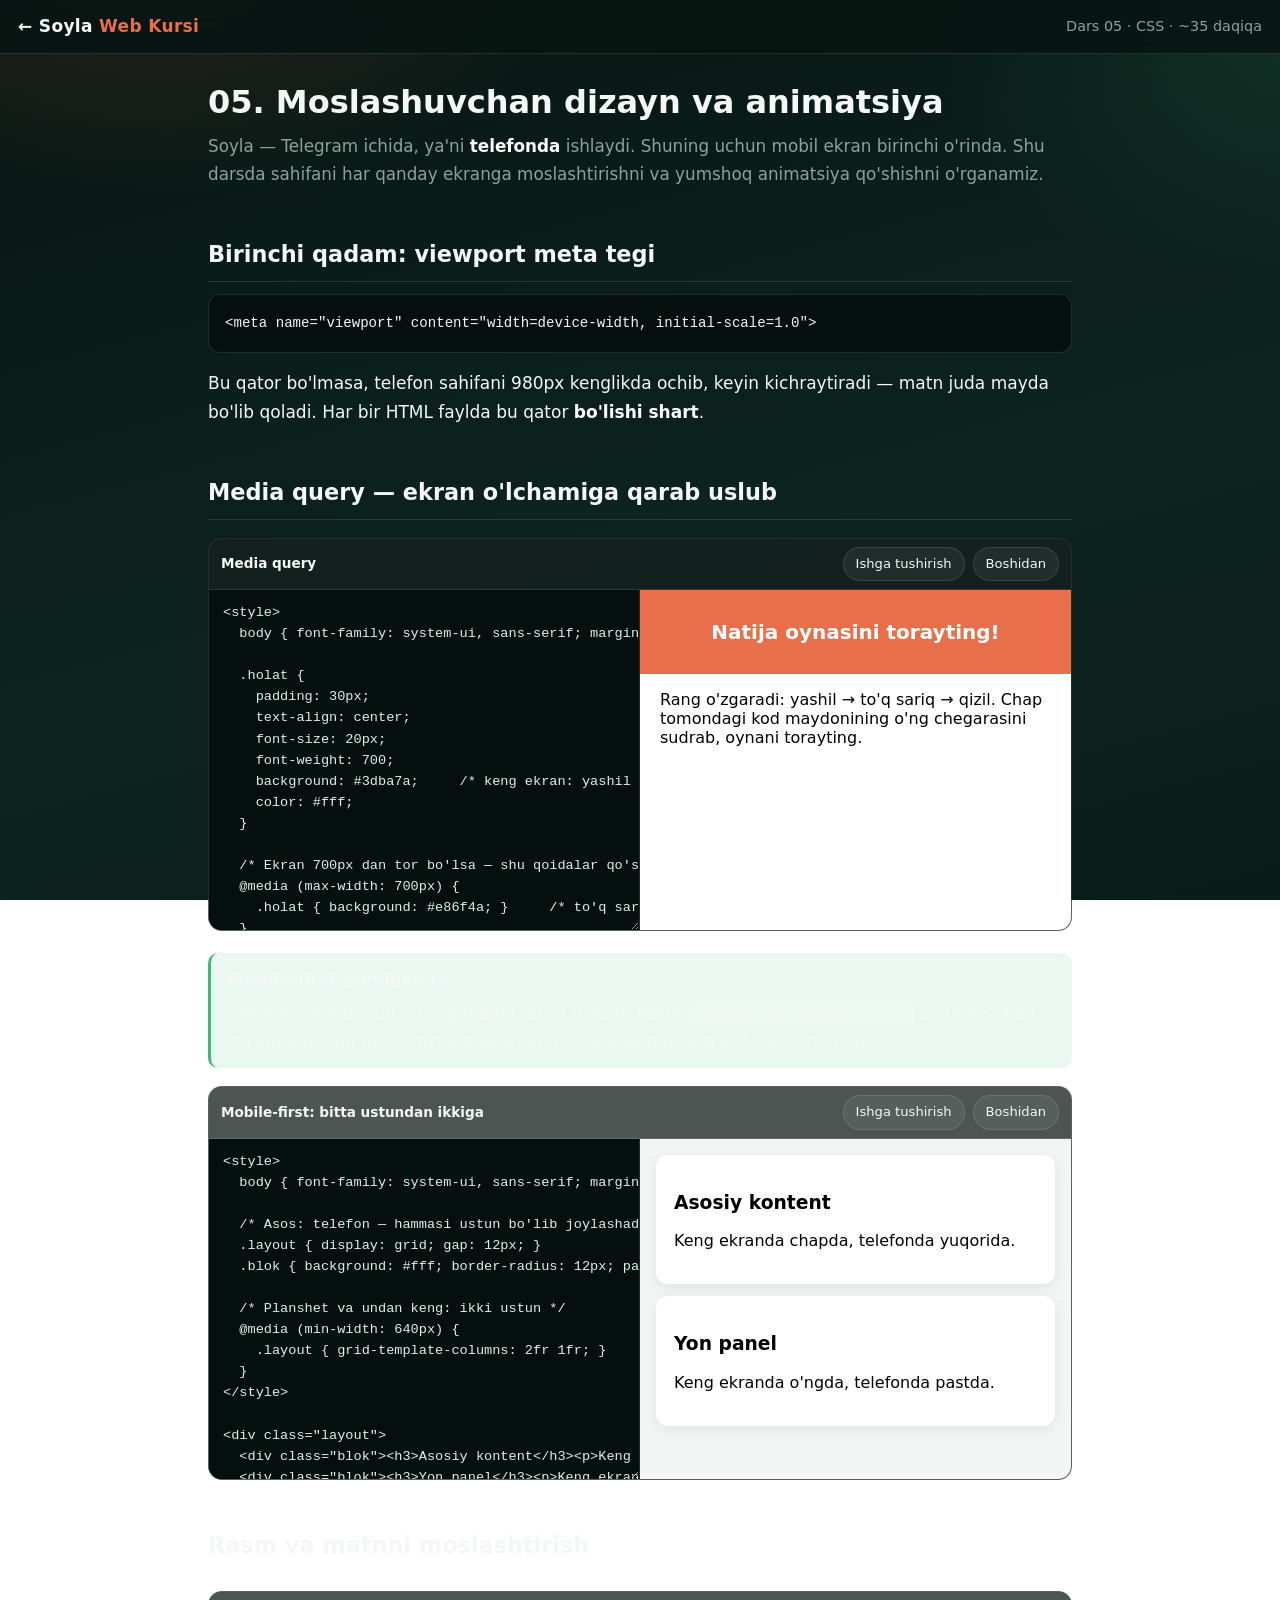
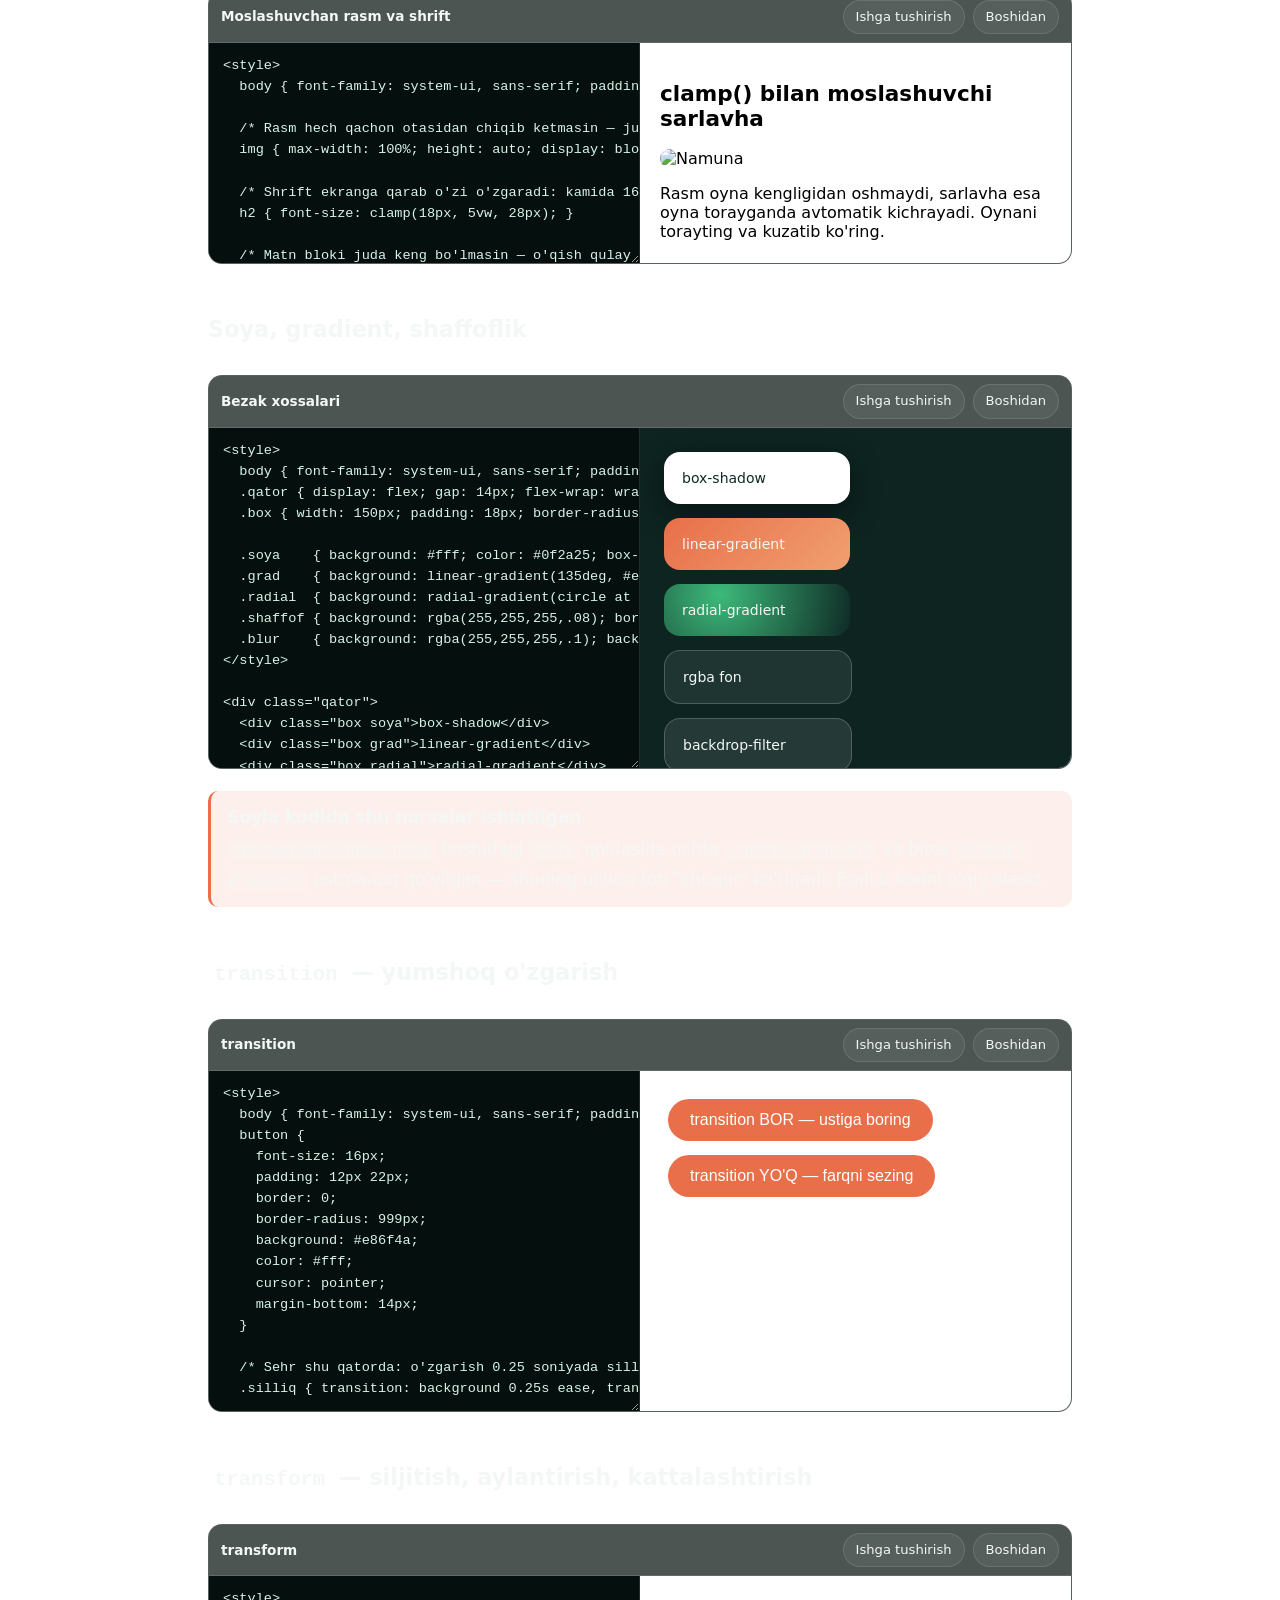
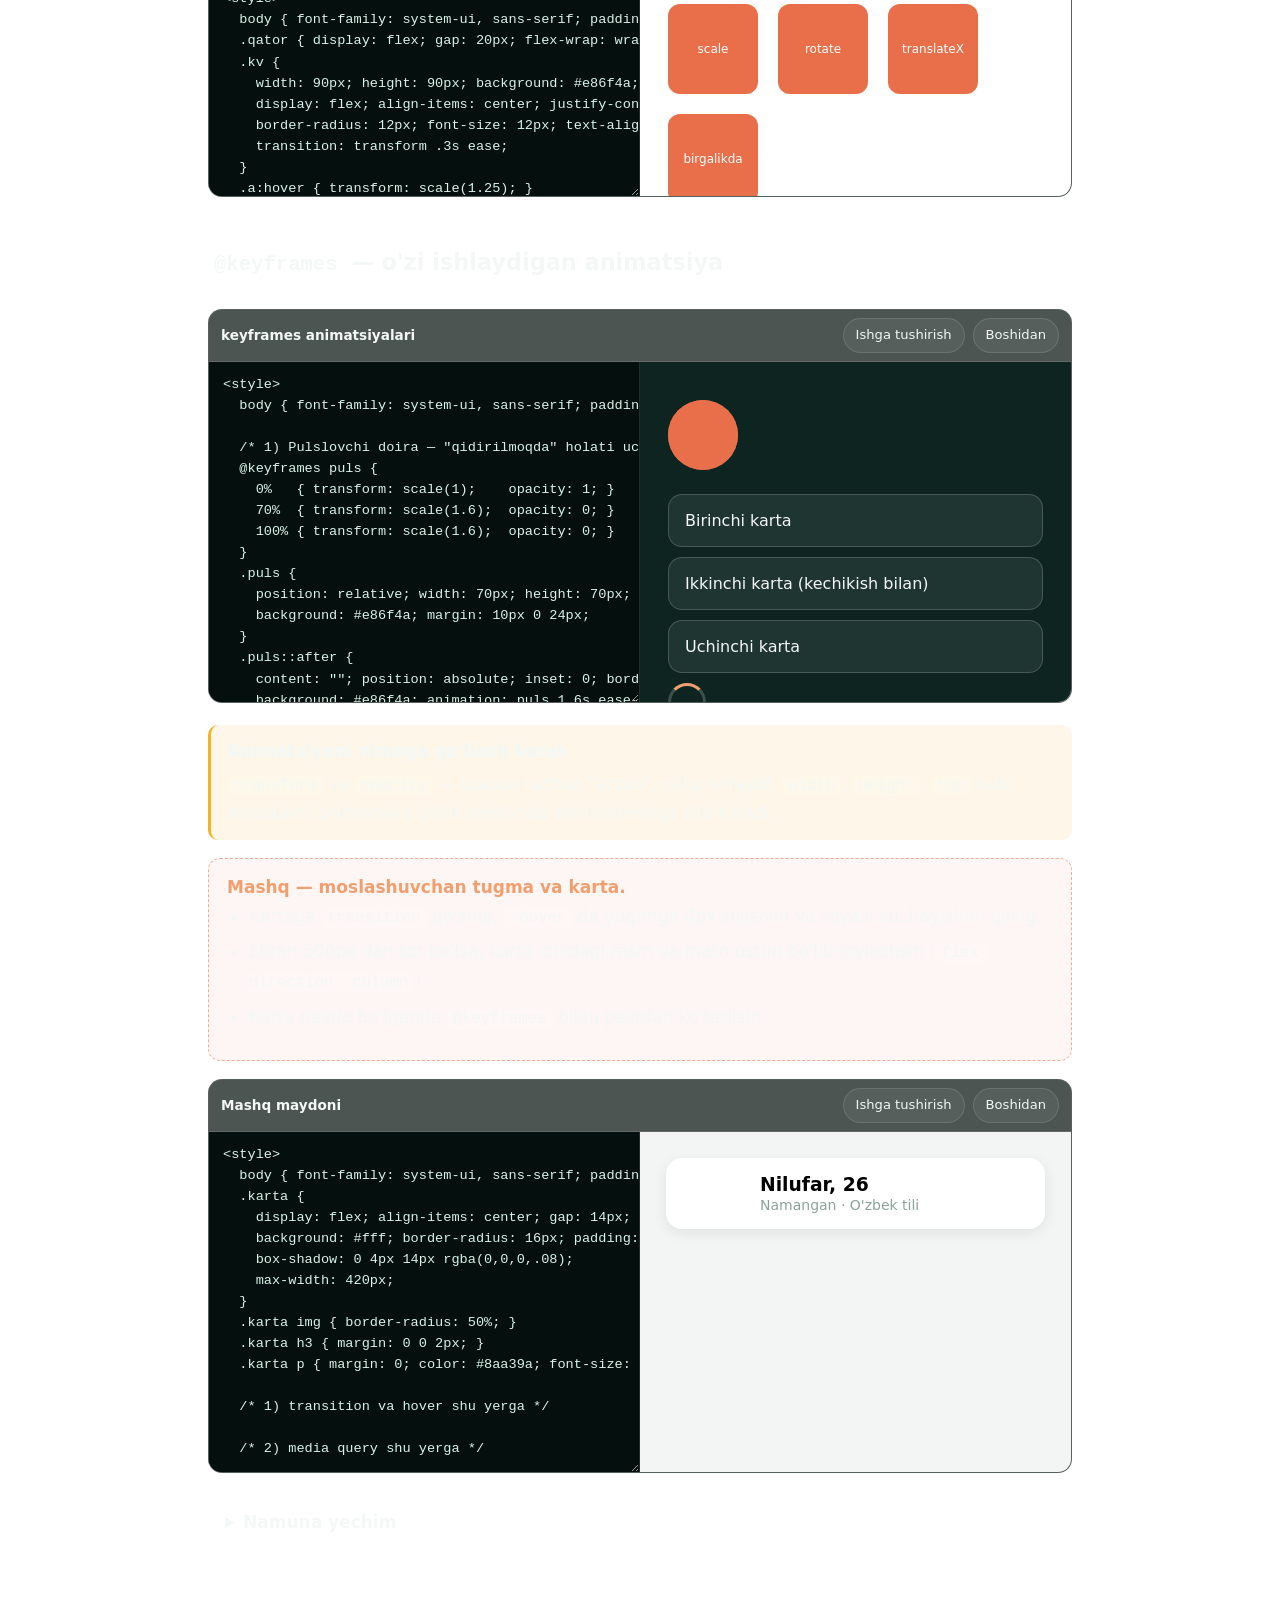
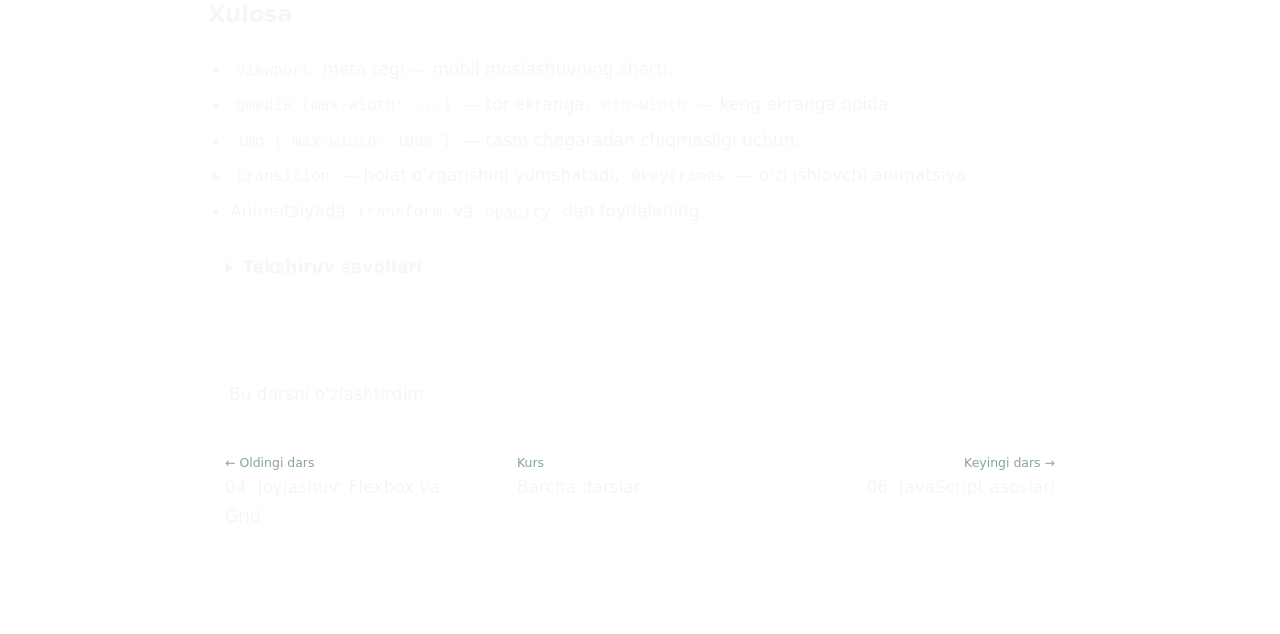
<file: learn/lessons/05-css-responsive.html>
<!DOCTYPE html>
<html lang="uz">
<head>
<meta charset="UTF-8">
<meta name="viewport" content="width=device-width, initial-scale=1.0">
<title>05. Moslashuvchan dizayn va animatsiya — Soyla Web Kursi</title>
<link rel="stylesheet" href="../assets/course.css">
</head>
<body data-lesson="05">

<div class="topbar">
  <a class="brand" href="../index.html">← Soyla <span>Web Kursi</span></a>
  <div class="spacer"></div>
  <span class="crumb"></span>
</div>

<div class="wrap">

<h1>05. Moslashuvchan dizayn va animatsiya</h1>
<p class="lead">
  Soyla — Telegram ichida, ya'ni <strong>telefonda</strong> ishlaydi. Shuning uchun mobil ekran birinchi o'rinda.
  Shu darsda sahifani har qanday ekranga moslashtirishni va yumshoq animatsiya qo'shishni o'rganamiz.
</p>

<h2>Birinchi qadam: viewport meta tegi</h2>
<pre><code>&lt;meta name="viewport" content="width=device-width, initial-scale=1.0"&gt;</code></pre>
<p>
  Bu qator bo'lmasa, telefon sahifani 980px kenglikda ochib, keyin kichraytiradi —
  matn juda mayda bo'lib qoladi. Har bir HTML faylda bu qator <strong>bo'lishi shart</strong>.
</p>

<h2>Media query — ekran o'lchamiga qarab uslub</h2>

<div class="pg" data-title="Media query" data-tall>
<textarea>
  <style>
    body { font-family: system-ui, sans-serif; margin: 0; }

    .holat {
      padding: 30px;
      text-align: center;
      font-size: 20px;
      font-weight: 700;
      background: #3dba7a;     /* keng ekran: yashil */
      color: #fff;
    }

    /* Ekran 700px dan tor bo'lsa — shu qoidalar qo'shiladi */
    @media (max-width: 700px) {
      .holat { background: #e86f4a; }     /* to'q sariq */
    }

    /* 420px dan tor bo'lsa */
    @media (max-width: 420px) {
      .holat { background: #e5484d; font-size: 16px; }
    }
  </style>

  <div class="holat">Natija oynasini torayting!</div>
  <p style="padding:0 20px">
    Rang o'zgaradi: yashil → to'q sariq → qizil.
    Chap tomondagi kod maydonining o'ng chegarasini sudrab, oynani torayting.
  </p>
</textarea>
</div>

<div class="tip">
  <b>Mobile-first yondashuv</b>
  Avval telefon uchun yozing (oddiy, bitta ustun), keyin <code>@media (min-width: ...)</code> bilan
  kengroq ekranlar uchun qo'shimcha qilasiz. Shunday yozilgan kod soddaroq chiqadi.
</div>

<div class="pg" data-title="Mobile-first: bitta ustundan ikkiga" data-tall>
<textarea>
  <style>
    body { font-family: system-ui, sans-serif; margin: 0; padding: 16px; background: #f2f5f4; }

    /* Asos: telefon — hammasi ustun bo'lib joylashadi */
    .layout { display: grid; gap: 12px; }
    .blok { background: #fff; border-radius: 12px; padding: 18px; box-shadow: 0 4px 14px rgba(0,0,0,.07); }

    /* Planshet va undan keng: ikki ustun */
    @media (min-width: 640px) {
      .layout { grid-template-columns: 2fr 1fr; }
    }
  </style>

  <div class="layout">
    <div class="blok"><h3>Asosiy kontent</h3><p>Keng ekranda chapda, telefonda yuqorida.</p></div>
    <div class="blok"><h3>Yon panel</h3><p>Keng ekranda o'ngda, telefonda pastda.</p></div>
  </div>
</textarea>
</div>

<h2>Rasm va matnni moslashtirish</h2>

<div class="pg" data-title="Moslashuvchan rasm va shrift">
<textarea>
  <style>
    body { font-family: system-ui, sans-serif; padding: 12px; }

    /* Rasm hech qachon otasidan chiqib ketmasin — juda muhim qoida */
    img { max-width: 100%; height: auto; display: block; border-radius: 12px; }

    /* Shrift ekranga qarab o'zi o'zgaradi: kamida 16px, ko'pi 28px */
    h2 { font-size: clamp(18px, 5vw, 28px); }

    /* Matn bloki juda keng bo'lmasin — o'qish qulay bo'lsin */
    p { max-width: 60ch; }
  </style>

  <h2>clamp() bilan moslashuvchi sarlavha</h2>
  <img src="https://picsum.photos/seed/resp/600/240" alt="Namuna">
  <p>
    Rasm oyna kengligidan oshmaydi, sarlavha esa oyna torayganda avtomatik kichrayadi.
    Oynani torayting va kuzatib ko'ring.
  </p>
</textarea>
</div>

<h2>Soya, gradient, shaffoflik</h2>

<div class="pg" data-title="Bezak xossalari" data-tall>
<textarea>
  <style>
    body { font-family: system-ui, sans-serif; padding: 16px; background: #0d2420; color: #f3f7f5; }
    .qator { display: flex; gap: 14px; flex-wrap: wrap; }
    .box { width: 150px; padding: 18px; border-radius: 16px; font-size: 14px; }

    .soya    { background: #fff; color: #0f2a25; box-shadow: 0 10px 30px rgba(0,0,0,.45); }
    .grad    { background: linear-gradient(135deg, #e86f4a, #f0a070); }
    .radial  { background: radial-gradient(circle at 30% 20%, #3dba7a, #0f2a25); }
    .shaffof { background: rgba(255,255,255,.08); border: 1px solid rgba(255,255,255,.2); }
    .blur    { background: rgba(255,255,255,.1); backdrop-filter: blur(6px); border: 1px solid rgba(255,255,255,.2); }
  </style>

  <div class="qator">
    <div class="box soya">box-shadow</div>
    <div class="box grad">linear-gradient</div>
    <div class="box radial">radial-gradient</div>
    <div class="box shaffof">rgba fon</div>
    <div class="box blur">backdrop-filter</div>
  </div>
</textarea>
</div>

<div class="note">
  <b>Soyla kodida shu narsalar ishlatilgan</b>
  <code>app/webapp/index.html</code> boshidagi <code>body</code> qoidasida uchta
  <code>radial-gradient</code> va bitta <code>linear-gradient</code> ustma-ust qo'yilgan —
  shuning uchun fon "chuqur" ko'rinadi. Endi u kodni o'qiy olasiz.
</div>

<h2><code>transition</code> — yumshoq o'zgarish</h2>

<div class="pg" data-title="transition" data-tall>
<textarea>
  <style>
    body { font-family: system-ui, sans-serif; padding: 20px; }
    button {
      font-size: 16px;
      padding: 12px 22px;
      border: 0;
      border-radius: 999px;
      background: #e86f4a;
      color: #fff;
      cursor: pointer;
      margin-bottom: 14px;
    }

    /* Sehr shu qatorda: o'zgarish 0.25 soniyada silliq bo'ladi */
    .silliq { transition: background 0.25s ease, transform 0.25s ease; }

    .silliq:hover { background: #3dba7a; transform: translateY(-3px) scale(1.04); }
    .keskin:hover { background: #3dba7a; transform: translateY(-3px) scale(1.04); }
  </style>

  <button class="silliq">transition BOR — ustiga boring</button>
  <br>
  <button class="keskin">transition YO'Q — farqni sezing</button>
</textarea>
</div>

<h2><code>transform</code> — siljitish, aylantirish, kattalashtirish</h2>

<div class="pg" data-title="transform">
<textarea>
  <style>
    body { font-family: system-ui, sans-serif; padding: 20px; }
    .qator { display: flex; gap: 20px; flex-wrap: wrap; }
    .kv {
      width: 90px; height: 90px; background: #e86f4a; color: #fff;
      display: flex; align-items: center; justify-content: center;
      border-radius: 12px; font-size: 12px; text-align: center;
      transition: transform .3s ease;
    }
    .a:hover { transform: scale(1.25); }
    .b:hover { transform: rotate(15deg); }
    .c:hover { transform: translateX(20px); }
    .d:hover { transform: scale(1.1) rotate(-8deg) translateY(-6px); }
  </style>

  <div class="qator">
    <div class="kv a">scale</div>
    <div class="kv b">rotate</div>
    <div class="kv c">translateX</div>
    <div class="kv d">birgalikda</div>
  </div>
</textarea>
</div>

<h2><code>@keyframes</code> — o'zi ishlaydigan animatsiya</h2>

<div class="pg" data-title="keyframes animatsiyalari" data-tall>
<textarea>
  <style>
    body { font-family: system-ui, sans-serif; padding: 20px; background: #0d2420; color: #f3f7f5; }

    /* 1) Pulslovchi doira — "qidirilmoqda" holati uchun */
    @keyframes puls {
      0%   { transform: scale(1);    opacity: 1; }
      70%  { transform: scale(1.6);  opacity: 0; }
      100% { transform: scale(1.6);  opacity: 0; }
    }
    .puls {
      position: relative; width: 70px; height: 70px; border-radius: 50%;
      background: #e86f4a; margin: 10px 0 24px;
    }
    .puls::after {
      content: ""; position: absolute; inset: 0; border-radius: 50%;
      background: #e86f4a; animation: puls 1.6s ease-out infinite;
    }

    /* 2) Pastdan ko'tarilib paydo bo'lish — yangi karta chiqqanda */
    @keyframes kotaril {
      from { opacity: 0; transform: translateY(14px); }
      to   { opacity: 1; transform: translateY(0); }
    }
    .karta {
      background: rgba(255,255,255,.08); border: 1px solid rgba(255,255,255,.18);
      border-radius: 14px; padding: 16px; margin-bottom: 10px;
      animation: kotaril .5s ease both;
    }
    .karta:nth-child(2) { animation-delay: .15s; }
    .karta:nth-child(3) { animation-delay: .3s; }

    /* 3) Aylanuvchi yuklanish belgisi */
    @keyframes aylan { to { transform: rotate(360deg); } }
    .spinner {
      width: 32px; height: 32px; border-radius: 50%;
      border: 3px solid rgba(255,255,255,.2); border-top-color: #f0a070;
      animation: aylan .8s linear infinite;
    }
  </style>

  <div class="puls"></div>

  <div><div class="karta">Birinchi karta</div>
  <div class="karta">Ikkinchi karta (kechikish bilan)</div>
  <div class="karta">Uchinchi karta</div></div>

  <div class="spinner"></div>
</textarea>
</div>

<div class="warnbox">
  <b>Animatsiyani nimaga qo'llash kerak</b>
  <code>transform</code> va <code>opacity</code> — brauzer uchun "arzon", silliq ishlaydi.
  <code>width</code>, <code>height</code>, <code>top</code> kabi xossalarni animatsiya qilish
  telefonda sekinlashishga olib keladi.
</div>

<div class="task">
  <b>Mashq — moslashuvchan tugma va karta.</b>
  <ul>
    <li>Kartaga <code>transition</code> qo'shib, <code>:hover</code> da yuqoriga 4px siljishini va soyasi kuchayishini qiling.</li>
    <li>Ekran 500px dan tor bo'lsa, karta ichidagi rasm va matn ustun bo'lib joylashsin (<code>flex-direction: column</code>).</li>
    <li>Karta paydo bo'lganda <code>@keyframes</code> bilan pastdan ko'tarilsin.</li>
  </ul>
</div>

<div class="pg" data-title="Mashq maydoni" data-tall>
<textarea>
  <style>
    body { font-family: system-ui, sans-serif; padding: 18px; background: #f2f5f4; }
    .karta {
      display: flex; align-items: center; gap: 14px;
      background: #fff; border-radius: 16px; padding: 16px;
      box-shadow: 0 4px 14px rgba(0,0,0,.08);
      max-width: 420px;
    }
    .karta img { border-radius: 50%; }
    .karta h3 { margin: 0 0 2px; }
    .karta p { margin: 0; color: #8aa39a; font-size: 14px; }

    /* 1) transition va hover shu yerga */

    /* 2) media query shu yerga */

    /* 3) keyframes va animation shu yerga */
  </style>

  <div class="karta">
    <img src="https://picsum.photos/seed/task5/64/64" alt="" width="64">
    <div>
      <h3>Nilufar, 26</h3>
      <p>Namangan · O'zbek tili</p>
    </div>
  </div>
</textarea>
</div>

<details>
  <summary>Namuna yechim</summary>
<pre><code>.karta {
  transition: transform .25s ease, box-shadow .25s ease;
  animation: kotaril .45s ease both;
}
.karta:hover {
  transform: translateY(-4px);
  box-shadow: 0 14px 30px rgba(0, 0, 0, 0.16);
}

@media (max-width: 500px) {
  .karta { flex-direction: column; text-align: center; }
}

@keyframes kotaril {
  from { opacity: 0; transform: translateY(16px); }
  to   { opacity: 1; transform: translateY(0); }
}</code></pre>
</details>

<h2>Xulosa</h2>
<ul>
  <li><code>viewport</code> meta tegi — mobil moslashuvning sharti.</li>
  <li><code>@media (max-width: ...)</code> — tor ekranga, <code>min-width</code> — keng ekranga qoida.</li>
  <li><code>img { max-width: 100% }</code> — rasm chegaradan chiqmasligi uchun.</li>
  <li><code>transition</code> — holat o'zgarishini yumshatadi, <code>@keyframes</code> — o'zi ishlovchi animatsiya.</li>
  <li>Animatsiyada <code>transform</code> va <code>opacity</code> dan foydalaning.</li>
</ul>

<details>
  <summary>Tekshiruv savollari</summary>
  <p><strong>1. Telefonda matn juda mayda ko'rinsa, nimani tekshirasiz?</strong><br><code>viewport</code> meta tegi borligini.</p>
  <p><strong>2. <code>transition</code> ni qaysi qoidaga yozamiz — asosiysiga yoki <code>:hover</code> ga?</strong><br>
  Asosiy qoidaga. Aks holda faqat "kirish" silliq bo'lib, "chiqish" keskin bo'ladi.</p>
  <p><strong>3. Cheksiz aylanuvchi spinner uchun nima kerak?</strong><br>
  <code>@keyframes</code> + <code>animation: ... infinite linear</code>.</p>
</details>

<div class="lesson-foot"></div>

</div>

<script src="../assets/lessons.js"></script>
<script src="../assets/course.js"></script>
</body>
</html>
</file>
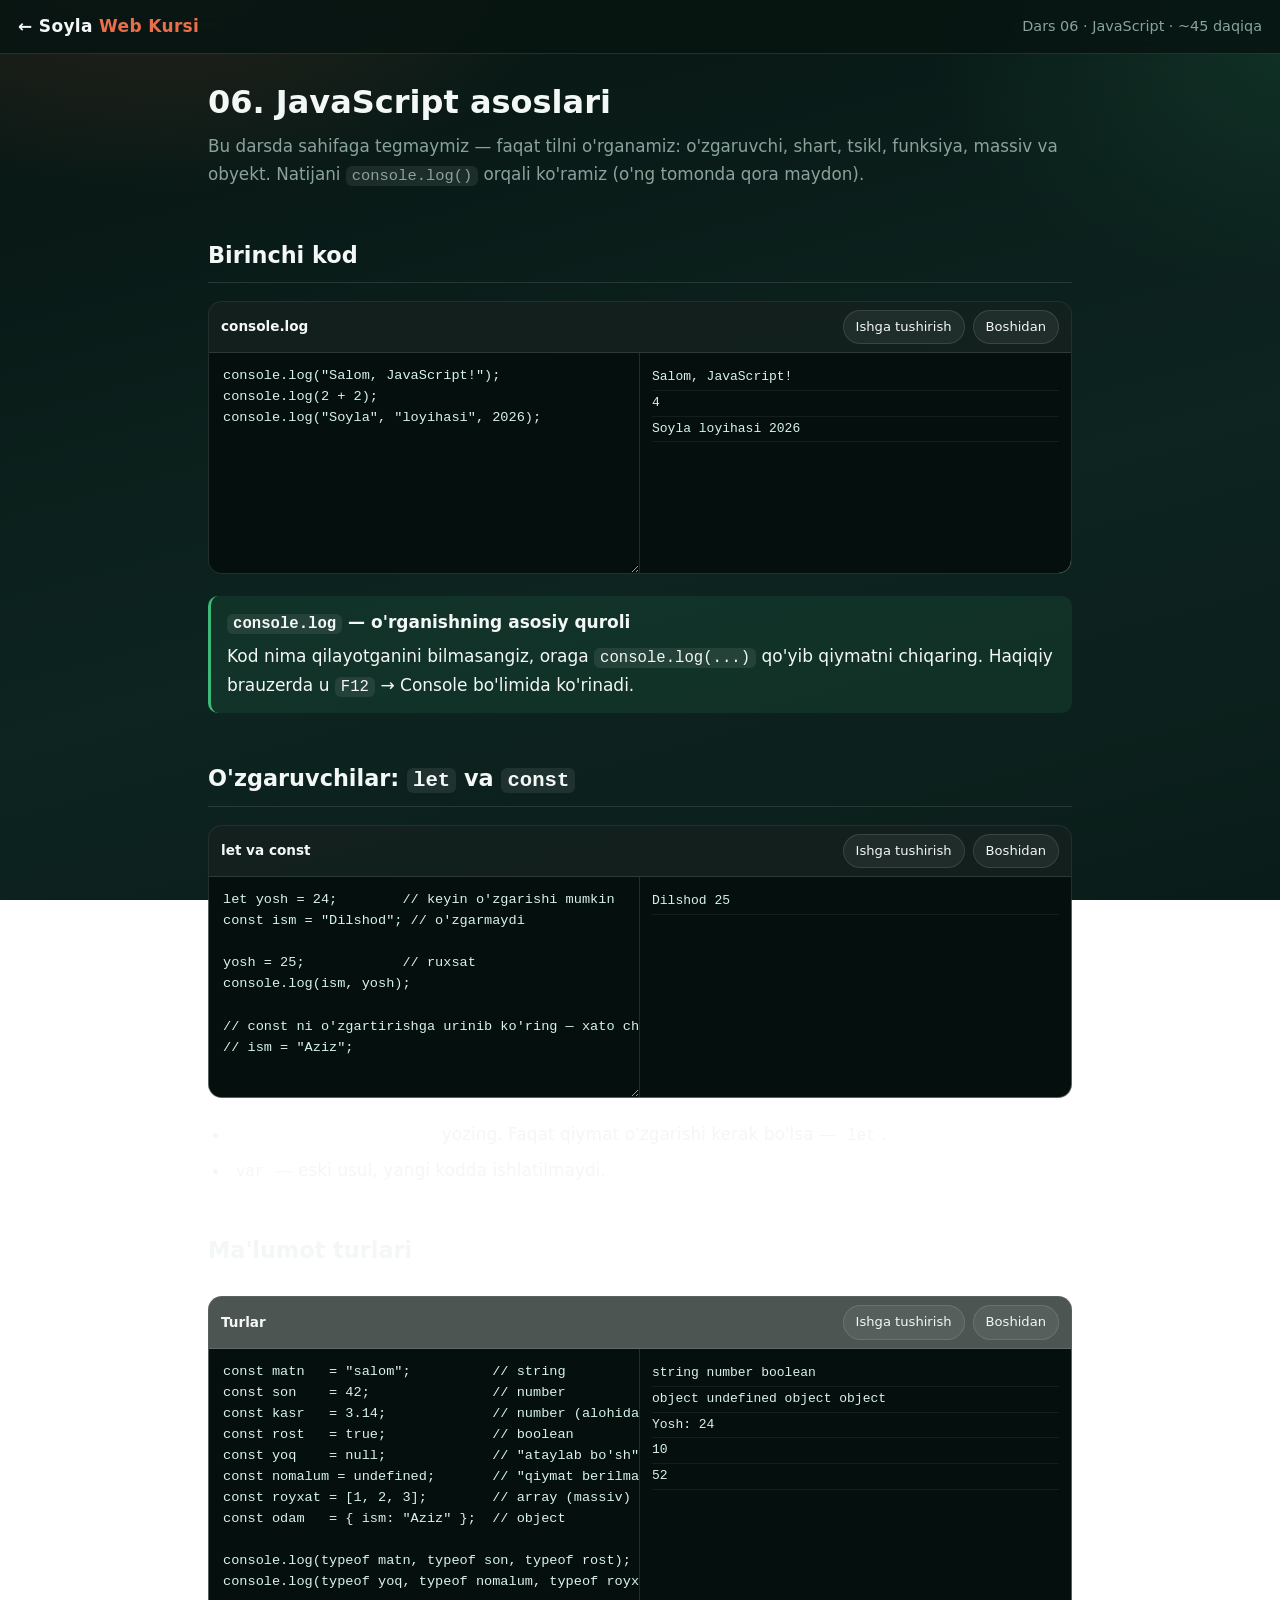
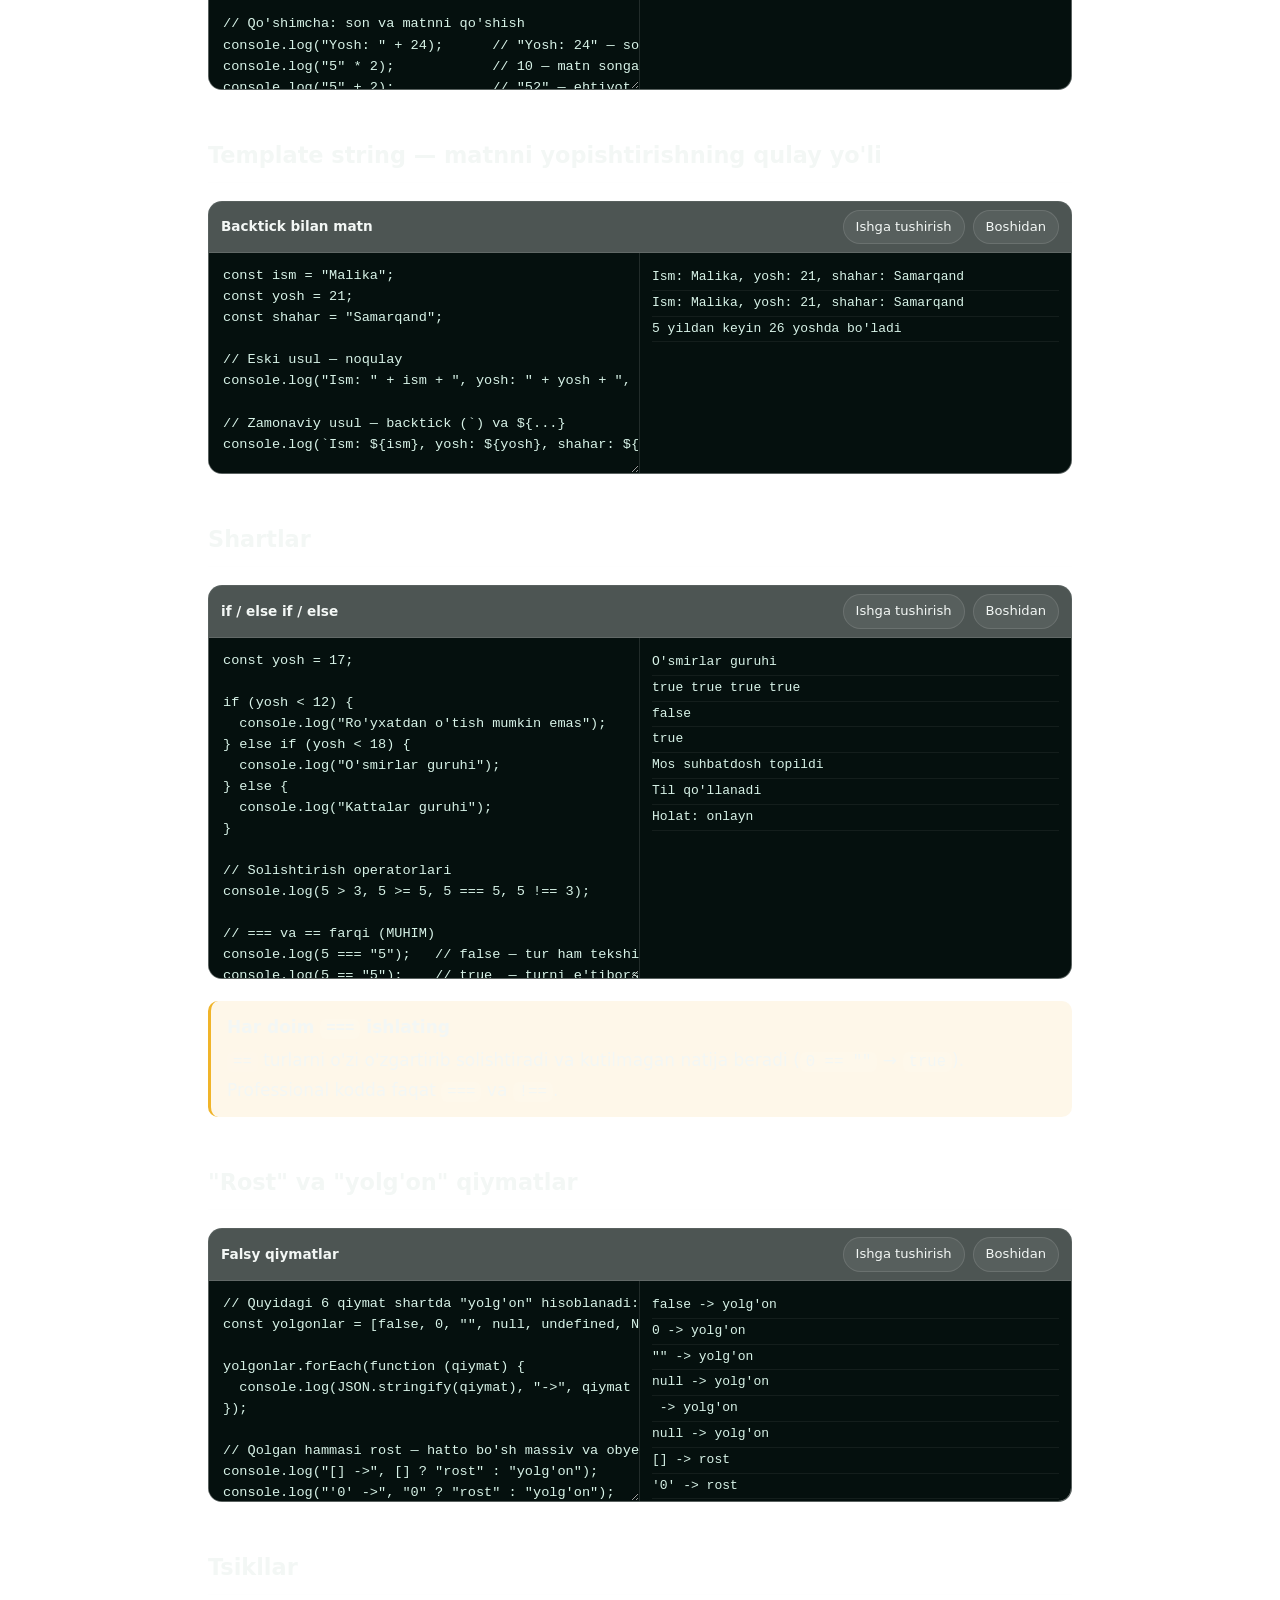
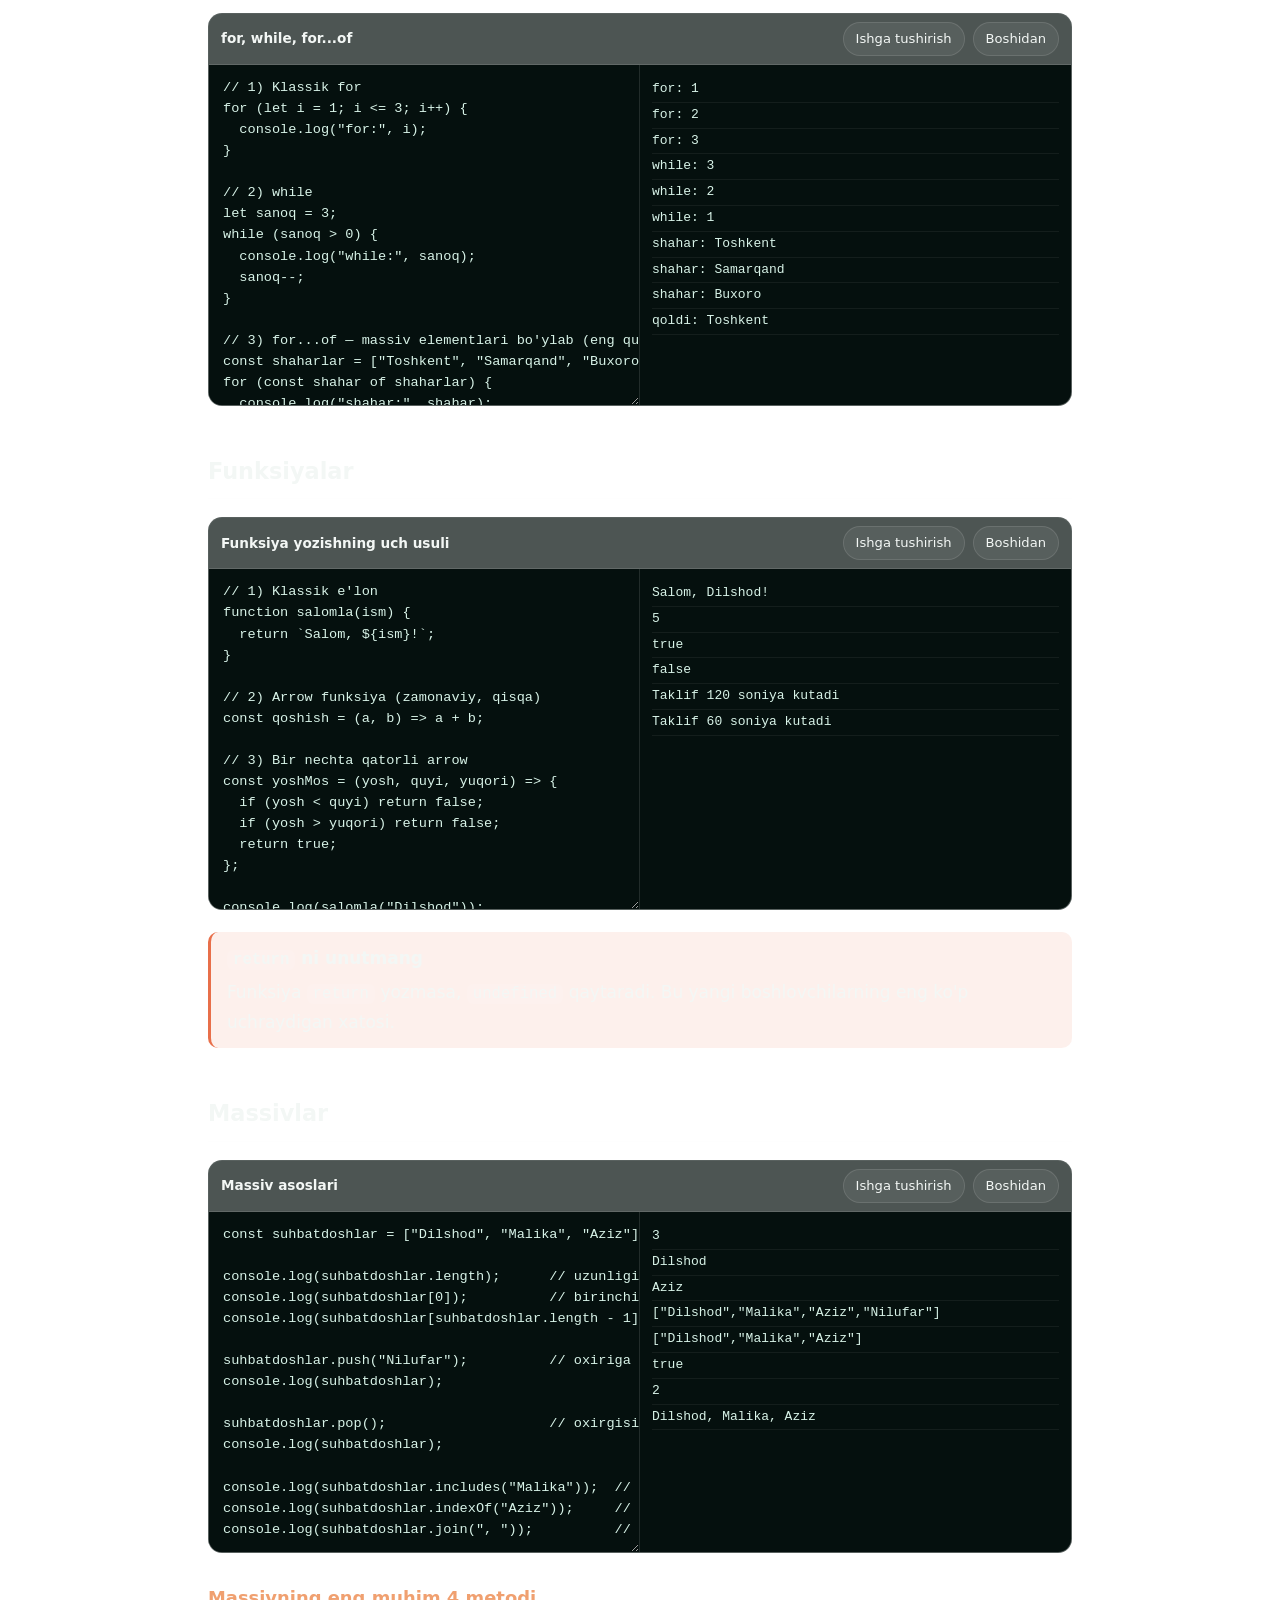
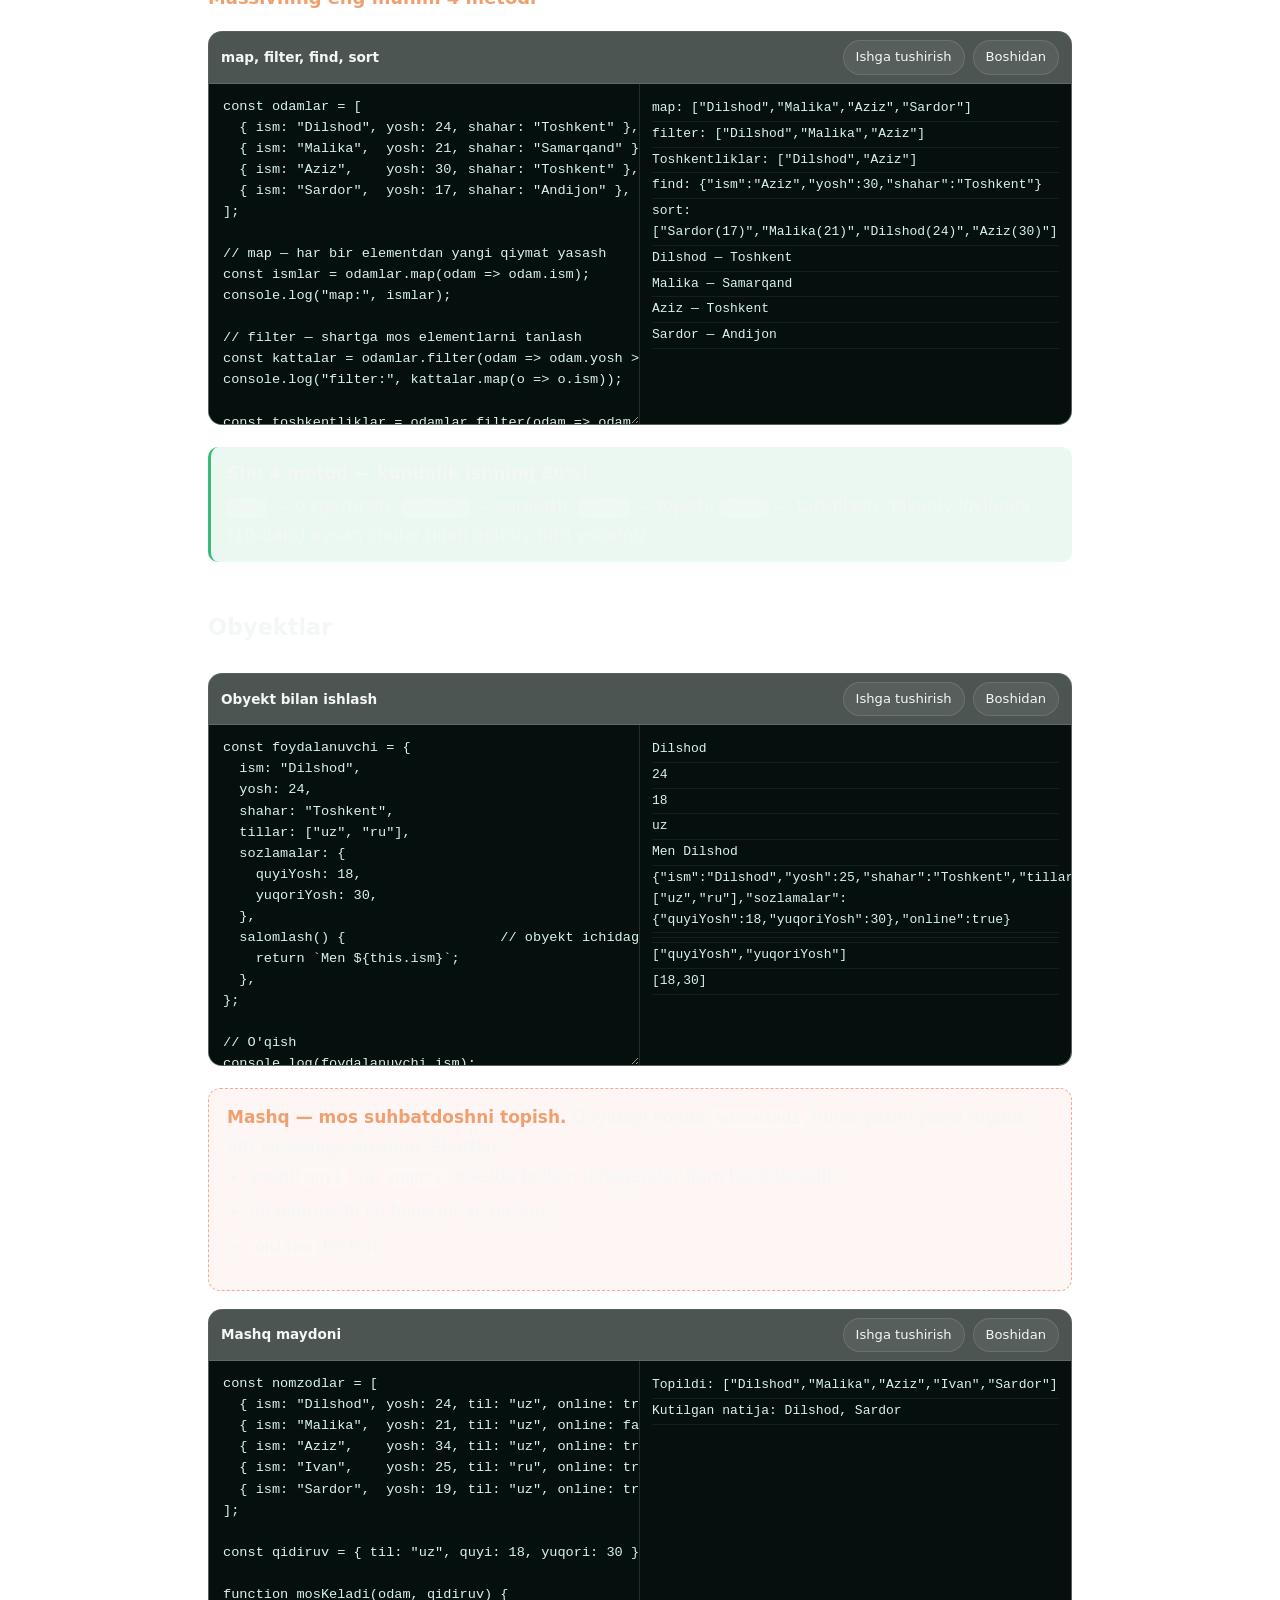
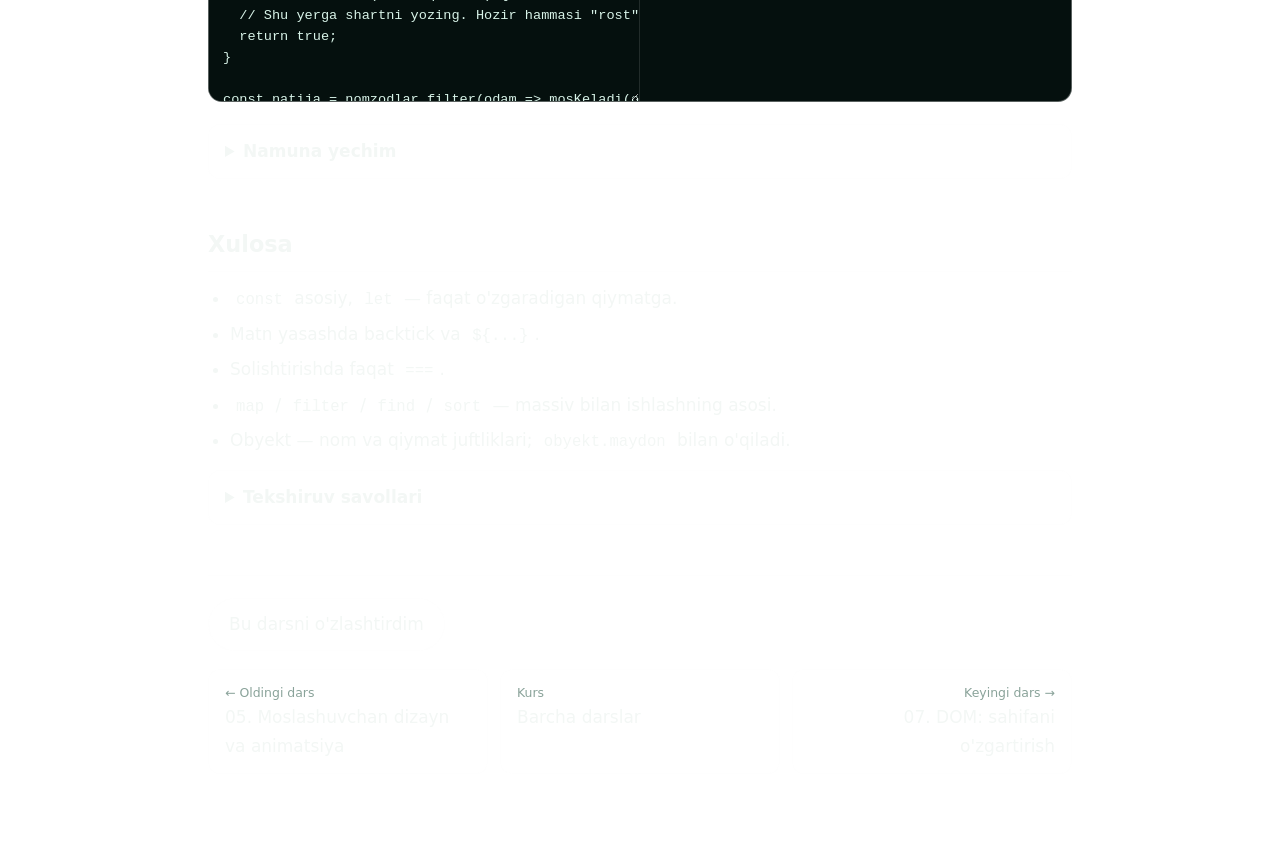
<file: learn/lessons/06-js-asoslari.html>
<!DOCTYPE html>
<html lang="uz">
<head>
<meta charset="UTF-8">
<meta name="viewport" content="width=device-width, initial-scale=1.0">
<title>06. JavaScript asoslari — Soyla Web Kursi</title>
<link rel="stylesheet" href="../assets/course.css">
</head>
<body data-lesson="06">

<div class="topbar">
  <a class="brand" href="../index.html">← Soyla <span>Web Kursi</span></a>
  <div class="spacer"></div>
  <span class="crumb"></span>
</div>

<div class="wrap">

<h1>06. JavaScript asoslari</h1>
<p class="lead">
  Bu darsda sahifaga tegmaymiz — faqat tilni o'rganamiz: o'zgaruvchi, shart, tsikl, funksiya,
  massiv va obyekt. Natijani <code>console.log()</code> orqali ko'ramiz (o'ng tomonda qora maydon).
</p>

<h2>Birinchi kod</h2>

<div class="pg" data-mode="js" data-title="console.log">
<textarea>
  console.log("Salom, JavaScript!");
  console.log(2 + 2);
  console.log("Soyla", "loyihasi", 2026);
</textarea>
</div>

<div class="tip">
  <b><code>console.log</code> — o'rganishning asosiy quroli</b>
  Kod nima qilayotganini bilmasangiz, oraga <code>console.log(...)</code> qo'yib qiymatni chiqaring.
  Haqiqiy brauzerda u <code>F12</code> → Console bo'limida ko'rinadi.
</div>

<h2>O'zgaruvchilar: <code>let</code> va <code>const</code></h2>

<div class="pg" data-mode="js" data-title="let va const">
<textarea>
  let yosh = 24;        // keyin o'zgarishi mumkin
  const ism = "Dilshod"; // o'zgarmaydi

  yosh = 25;            // ruxsat
  console.log(ism, yosh);

  // const ni o'zgartirishga urinib ko'ring — xato chiqadi:
  // ism = "Aziz";
</textarea>
</div>

<ul>
  <li><strong>Sukut bo'yicha <code>const</code></strong> yozing. Faqat qiymat o'zgarishi kerak bo'lsa — <code>let</code>.</li>
  <li><code>var</code> — eski usul, yangi kodda ishlatilmaydi.</li>
</ul>

<h2>Ma'lumot turlari</h2>

<div class="pg" data-mode="js" data-title="Turlar" data-tall>
<textarea>
  const matn   = "salom";          // string
  const son    = 42;               // number
  const kasr   = 3.14;             // number (alohida tur yo'q)
  const rost   = true;             // boolean
  const yoq    = null;             // "ataylab bo'sh"
  const nomalum = undefined;       // "qiymat berilmagan"
  const royxat = [1, 2, 3];        // array (massiv)
  const odam   = { ism: "Aziz" };  // object

  console.log(typeof matn, typeof son, typeof rost);
  console.log(typeof yoq, typeof nomalum, typeof royxat, typeof odam);

  // Qo'shimcha: son va matnni qo'shish
  console.log("Yosh: " + 24);      // "Yosh: 24" — son matnga aylandi
  console.log("5" * 2);            // 10 — matn songa aylandi
  console.log("5" + 2);            // "52" — ehtiyot bo'ling!
</textarea>
</div>

<h2>Template string — matnni yopishtirishning qulay yo'li</h2>

<div class="pg" data-mode="js" data-title="Backtick bilan matn">
<textarea>
  const ism = "Malika";
  const yosh = 21;
  const shahar = "Samarqand";

  // Eski usul — noqulay
  console.log("Ism: " + ism + ", yosh: " + yosh + ", shahar: " + shahar);

  // Zamonaviy usul — backtick (`) va ${...}
  console.log(`Ism: ${ism}, yosh: ${yosh}, shahar: ${shahar}`);

  // Ichida hisob ham qilish mumkin
  console.log(`5 yildan keyin ${yosh + 5} yoshda bo'ladi`);
</textarea>
</div>

<h2>Shartlar</h2>

<div class="pg" data-mode="js" data-title="if / else if / else" data-tall>
<textarea>
  const yosh = 17;

  if (yosh < 12) {
    console.log("Ro'yxatdan o'tish mumkin emas");
  } else if (yosh < 18) {
    console.log("O'smirlar guruhi");
  } else {
    console.log("Kattalar guruhi");
  }

  // Solishtirish operatorlari
  console.log(5 > 3, 5 >= 5, 5 === 5, 5 !== 3);

  // === va == farqi (MUHIM)
  console.log(5 === "5");   // false — tur ham tekshiriladi (shuni ishlatamiz)
  console.log(5 == "5");    // true  — turni e'tiborsiz qoldiradi (ishlatmang)

  // Mantiqiy operatorlar
  const til = "uz";
  const online = true;
  if (til === "uz" && online) console.log("Mos suhbatdosh topildi");
  if (til === "uz" || til === "ru") console.log("Til qo'llanadi");
  if (!online) console.log("Oflayn");

  // Qisqa shart (ternary)
  const holat = online ? "onlayn" : "oflayn";
  console.log(`Holat: ${holat}`);
</textarea>
</div>

<div class="warnbox">
  <b>Har doim <code>===</code> ishlating</b>
  <code>==</code> turlarni o'zi o'zgartirib solishtiradi va kutilmagan natija beradi
  (<code>0 == ""</code> → <code>true</code>). Professional kodda faqat <code>===</code> va <code>!==</code>.
</div>

<h2>"Rost" va "yolg'on" qiymatlar</h2>

<div class="pg" data-mode="js" data-title="Falsy qiymatlar">
<textarea>
  // Quyidagi 6 qiymat shartda "yolg'on" hisoblanadi:
  const yolgonlar = [false, 0, "", null, undefined, NaN];

  yolgonlar.forEach(function (qiymat) {
    console.log(JSON.stringify(qiymat), "->", qiymat ? "rost" : "yolg'on");
  });

  // Qolgan hammasi rost — hatto bo'sh massiv va obyekt ham
  console.log("[] ->", [] ? "rost" : "yolg'on");
  console.log("'0' ->", "0" ? "rost" : "yolg'on");

  // Shu bilan bo'sh matnni tekshirish oson:
  const ism = "";
  if (!ism) console.log("Ism kiritilmagan");
</textarea>
</div>

<h2>Tsikllar</h2>

<div class="pg" data-mode="js" data-title="for, while, for...of" data-tall>
<textarea>
  // 1) Klassik for
  for (let i = 1; i <= 3; i++) {
    console.log("for:", i);
  }

  // 2) while
  let sanoq = 3;
  while (sanoq > 0) {
    console.log("while:", sanoq);
    sanoq--;
  }

  // 3) for...of — massiv elementlari bo'ylab (eng qulay)
  const shaharlar = ["Toshkent", "Samarqand", "Buxoro"];
  for (const shahar of shaharlar) {
    console.log("shahar:", shahar);
  }

  // 4) break va continue
  for (const shahar of shaharlar) {
    if (shahar === "Samarqand") continue;   // bu qadamni tashlab ketish
    if (shahar === "Buxoro") break;         // tsikldan chiqish
    console.log("qoldi:", shahar);
  }
</textarea>
</div>

<h2>Funksiyalar</h2>

<div class="pg" data-mode="js" data-title="Funksiya yozishning uch usuli" data-tall>
<textarea>
  // 1) Klassik e'lon
  function salomla(ism) {
    return `Salom, ${ism}!`;
  }

  // 2) Arrow funksiya (zamonaviy, qisqa)
  const qoshish = (a, b) => a + b;

  // 3) Bir nechta qatorli arrow
  const yoshMos = (yosh, quyi, yuqori) => {
    if (yosh < quyi) return false;
    if (yosh > yuqori) return false;
    return true;
  };

  console.log(salomla("Dilshod"));
  console.log(qoshish(2, 3));
  console.log(yoshMos(24, 18, 30));
  console.log(yoshMos(15, 18, 30));

  // Sukut qiymatli parametr
  const kutish = (soniya = 120) => `Taklif ${soniya} soniya kutadi`;
  console.log(kutish());
  console.log(kutish(60));
</textarea>
</div>

<div class="note">
  <b><code>return</code> ni unutmang</b>
  Funksiya <code>return</code> yozmasa, <code>undefined</code> qaytaradi.
  Bu yangi boshlovchilarning eng ko'p uchraydigan xatosi.
</div>

<h2>Massivlar</h2>

<div class="pg" data-mode="js" data-title="Massiv asoslari" data-tall>
<textarea>
  const suhbatdoshlar = ["Dilshod", "Malika", "Aziz"];

  console.log(suhbatdoshlar.length);      // uzunligi: 3
  console.log(suhbatdoshlar[0]);          // birinchi element (0 dan boshlanadi!)
  console.log(suhbatdoshlar[suhbatdoshlar.length - 1]); // oxirgisi

  suhbatdoshlar.push("Nilufar");          // oxiriga qo'shish
  console.log(suhbatdoshlar);

  suhbatdoshlar.pop();                    // oxirgisini olib tashlash
  console.log(suhbatdoshlar);

  console.log(suhbatdoshlar.includes("Malika"));  // bormi?
  console.log(suhbatdoshlar.indexOf("Aziz"));     // nechanchi o'rinda?
  console.log(suhbatdoshlar.join(", "));          // matnga aylantirish
</textarea>
</div>

<h3>Massivning eng muhim 4 metodi</h3>

<div class="pg" data-mode="js" data-title="map, filter, find, sort" data-tall>
<textarea>
  const odamlar = [
    { ism: "Dilshod", yosh: 24, shahar: "Toshkent" },
    { ism: "Malika",  yosh: 21, shahar: "Samarqand" },
    { ism: "Aziz",    yosh: 30, shahar: "Toshkent" },
    { ism: "Sardor",  yosh: 17, shahar: "Andijon" },
  ];

  // map — har bir elementdan yangi qiymat yasash
  const ismlar = odamlar.map(odam => odam.ism);
  console.log("map:", ismlar);

  // filter — shartga mos elementlarni tanlash
  const kattalar = odamlar.filter(odam => odam.yosh >= 18);
  console.log("filter:", kattalar.map(o => o.ism));

  const toshkentliklar = odamlar.filter(odam => odam.shahar === "Toshkent");
  console.log("Toshkentliklar:", toshkentliklar.map(o => o.ism));

  // find — birinchi mos elementni topish (bitta obyekt qaytaradi)
  const topildi = odamlar.find(odam => odam.yosh > 25);
  console.log("find:", topildi);

  // sort — tartiblash
  const yoshTartib = [...odamlar].sort((a, b) => a.yosh - b.yosh);
  console.log("sort:", yoshTartib.map(o => `${o.ism}(${o.yosh})`));

  // forEach — har biri bilan biror ish qilish (hech nima qaytarmaydi)
  odamlar.forEach(odam => console.log(`${odam.ism} — ${odam.shahar}`));
</textarea>
</div>

<div class="tip">
  <b>Shu 4 metod — kundalik ishning 80%i</b>
  <code>map</code> — o'zgartirish, <code>filter</code> — saralash, <code>find</code> — topish,
  <code>sort</code> — tartiblash. Yakuniy loyihada (10-dars) aynan shular bilan qidiruv filtri yozamiz.
</div>

<h2>Obyektlar</h2>

<div class="pg" data-mode="js" data-title="Obyekt bilan ishlash" data-tall>
<textarea>
  const foydalanuvchi = {
    ism: "Dilshod",
    yosh: 24,
    shahar: "Toshkent",
    tillar: ["uz", "ru"],
    sozlamalar: {
      quyiYosh: 18,
      yuqoriYosh: 30,
    },
    salomlash() {                   // obyekt ichidagi funksiya = metod
      return `Men ${this.ism}`;
    },
  };

  // O'qish
  console.log(foydalanuvchi.ism);
  console.log(foydalanuvchi["yosh"]);              // shunday ham mumkin
  console.log(foydalanuvchi.sozlamalar.quyiYosh);  // ichma-ich
  console.log(foydalanuvchi.tillar[0]);
  console.log(foydalanuvchi.salomlash());

  // Yozish va qo'shish
  foydalanuvchi.yosh = 25;
  foydalanuvchi.online = true;
  console.log(foydalanuvchi);

  // Yo'q maydonni so'rasangiz — undefined
  console.log(foydalanuvchi.telefon);

  // Xavfsiz o'qish (?.) — ichki obyekt bo'lmasa ham xato bermaydi
  console.log(foydalanuvchi.profil?.rasm);

  // Kalitlar va qiymatlar
  console.log(Object.keys(foydalanuvchi.sozlamalar));
  console.log(Object.values(foydalanuvchi.sozlamalar));
</textarea>
</div>

<div class="task">
  <b>Mashq — mos suhbatdoshni topish.</b>
  Quyidagi kodda <code>mosKeladi</code> funksiyasini yozib tugatib, filtr ishlashiga erishing. Shartlar:
  <ul>
    <li>yoshi <code>quyi</code> va <code>yuqori</code> orasida bo'lsin (chegaralar ham hisoblanadi);</li>
    <li>tili qidiruvchi tili bilan bir xil bo'lsin;</li>
    <li><code>online</code> bo'lsin.</li>
  </ul>
</div>

<div class="pg" data-mode="js" data-title="Mashq maydoni" data-tall>
<textarea>
  const nomzodlar = [
    { ism: "Dilshod", yosh: 24, til: "uz", online: true },
    { ism: "Malika",  yosh: 21, til: "uz", online: false },
    { ism: "Aziz",    yosh: 34, til: "uz", online: true },
    { ism: "Ivan",    yosh: 25, til: "ru", online: true },
    { ism: "Sardor",  yosh: 19, til: "uz", online: true },
  ];

  const qidiruv = { til: "uz", quyi: 18, yuqori: 30 };

  function mosKeladi(odam, qidiruv) {
    // Shu yerga shartni yozing. Hozir hammasi "rost" qaytaryapti:
    return true;
  }

  const natija = nomzodlar.filter(odam => mosKeladi(odam, qidiruv));
  console.log("Topildi:", natija.map(o => o.ism));
  console.log("Kutilgan natija: Dilshod, Sardor");
</textarea>
</div>

<details>
  <summary>Namuna yechim</summary>
<pre><code>function mosKeladi(odam, qidiruv) {
  if (!odam.online) return false;
  if (odam.til !== qidiruv.til) return false;
  if (odam.yosh &lt; qidiruv.quyi) return false;
  if (odam.yosh &gt; qidiruv.yuqori) return false;
  return true;
}

// yoki bir qatorda:
const mosKeladi = (odam, q) =&gt;
  odam.online &amp;&amp; odam.til === q.til &amp;&amp; odam.yosh &gt;= q.quyi &amp;&amp; odam.yosh &lt;= q.yuqori;</code></pre>
  <p>Birinchi variant o'qishga qulayroq: har bir shart alohida qatorda, xato qidirish oson.</p>
</details>

<h2>Xulosa</h2>
<ul>
  <li><code>const</code> asosiy, <code>let</code> — faqat o'zgaradigan qiymatga.</li>
  <li>Matn yasashda backtick va <code>${...}</code>.</li>
  <li>Solishtirishda faqat <code>===</code>.</li>
  <li><code>map</code> / <code>filter</code> / <code>find</code> / <code>sort</code> — massiv bilan ishlashning asosi.</li>
  <li>Obyekt — nom va qiymat juftliklari; <code>obyekt.maydon</code> bilan o'qiladi.</li>
</ul>

<details>
  <summary>Tekshiruv savollari</summary>
  <p><strong>1. <code>"5" + 2</code> nima beradi?</strong><br><code>"52"</code> — chunki <code>+</code> matn bilan ishlaganda yopishtiradi.</p>
  <p><strong>2. <code>map</code> va <code>forEach</code> farqi?</strong><br>
  <code>map</code> yangi massiv qaytaradi, <code>forEach</code> hech nima qaytarmaydi — faqat harakat qiladi.</p>
  <p><strong>3. Massivning 10 elementidan shartga mos 3 tasini olish uchun nima ishlatasiz?</strong><br><code>filter</code>.</p>
</details>

<div class="lesson-foot"></div>

</div>

<script src="../assets/lessons.js"></script>
<script src="../assets/course.js"></script>
</body>
</html>
</file>
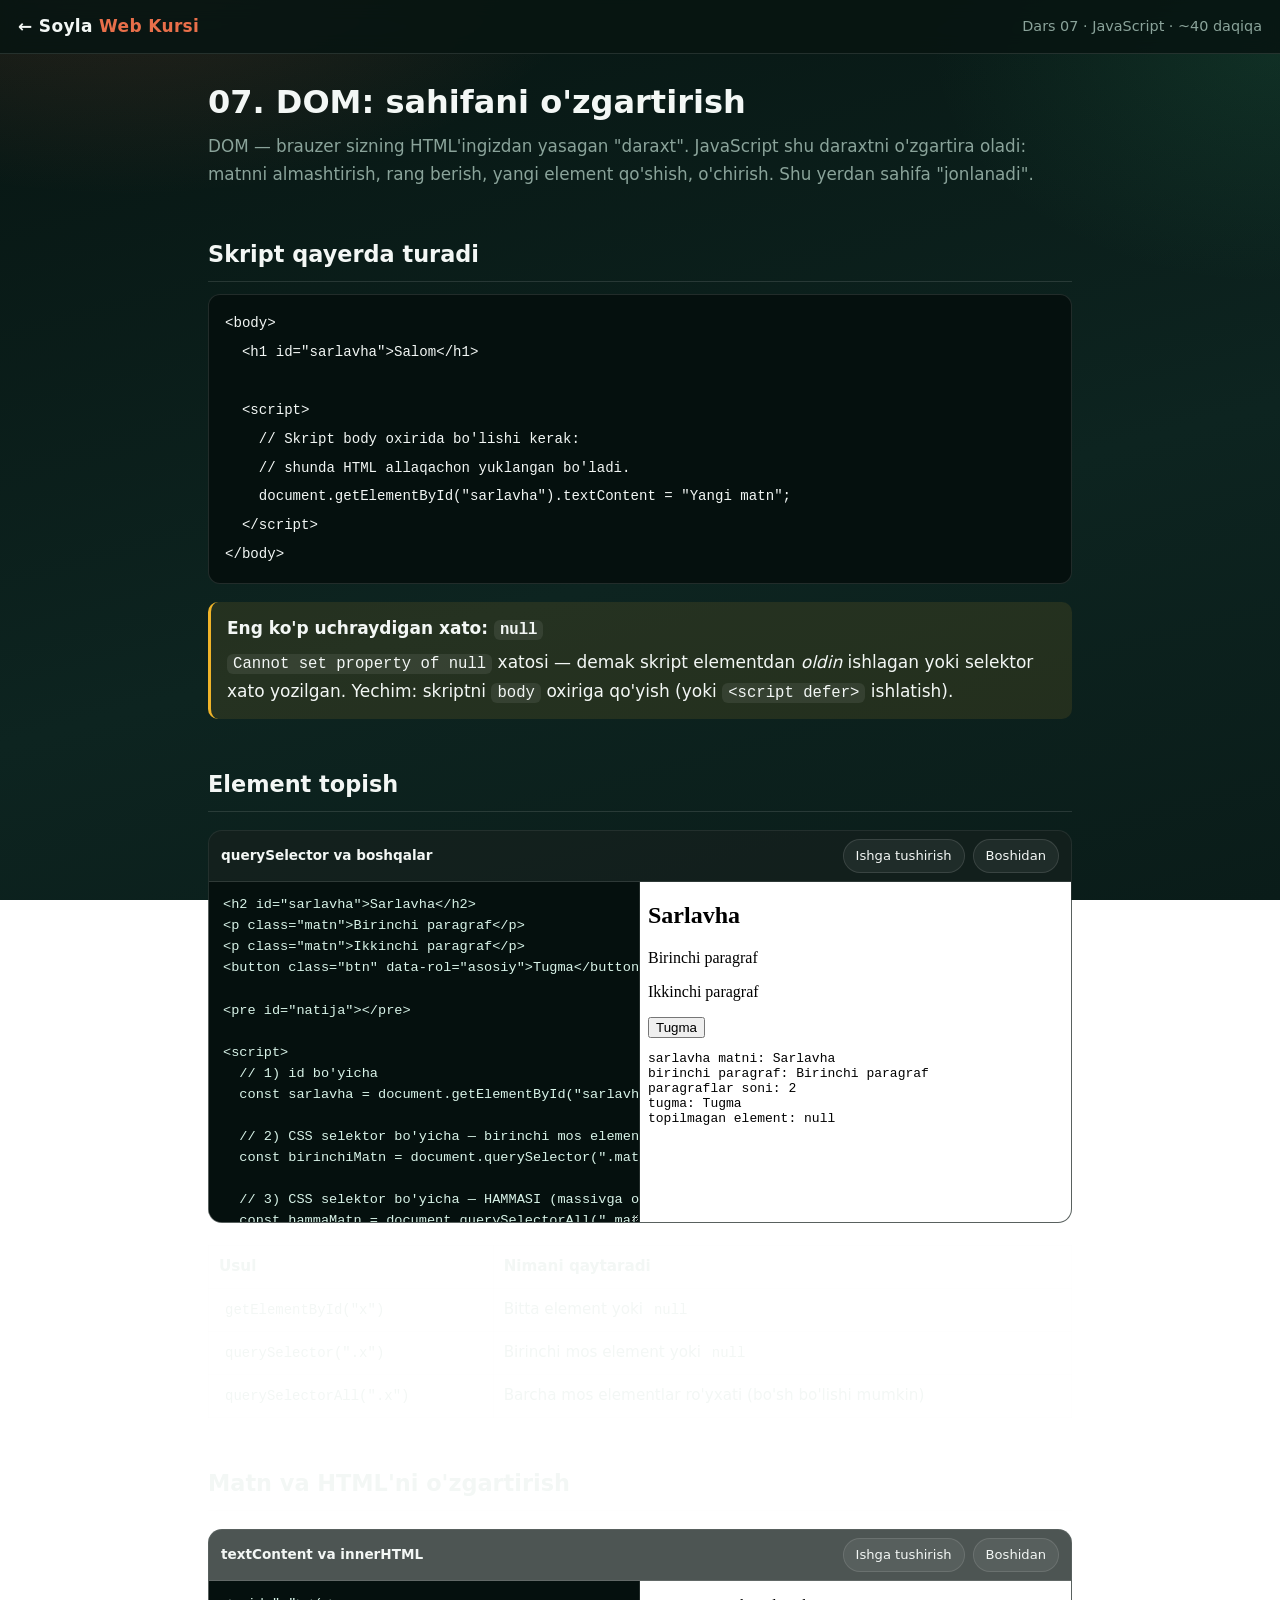
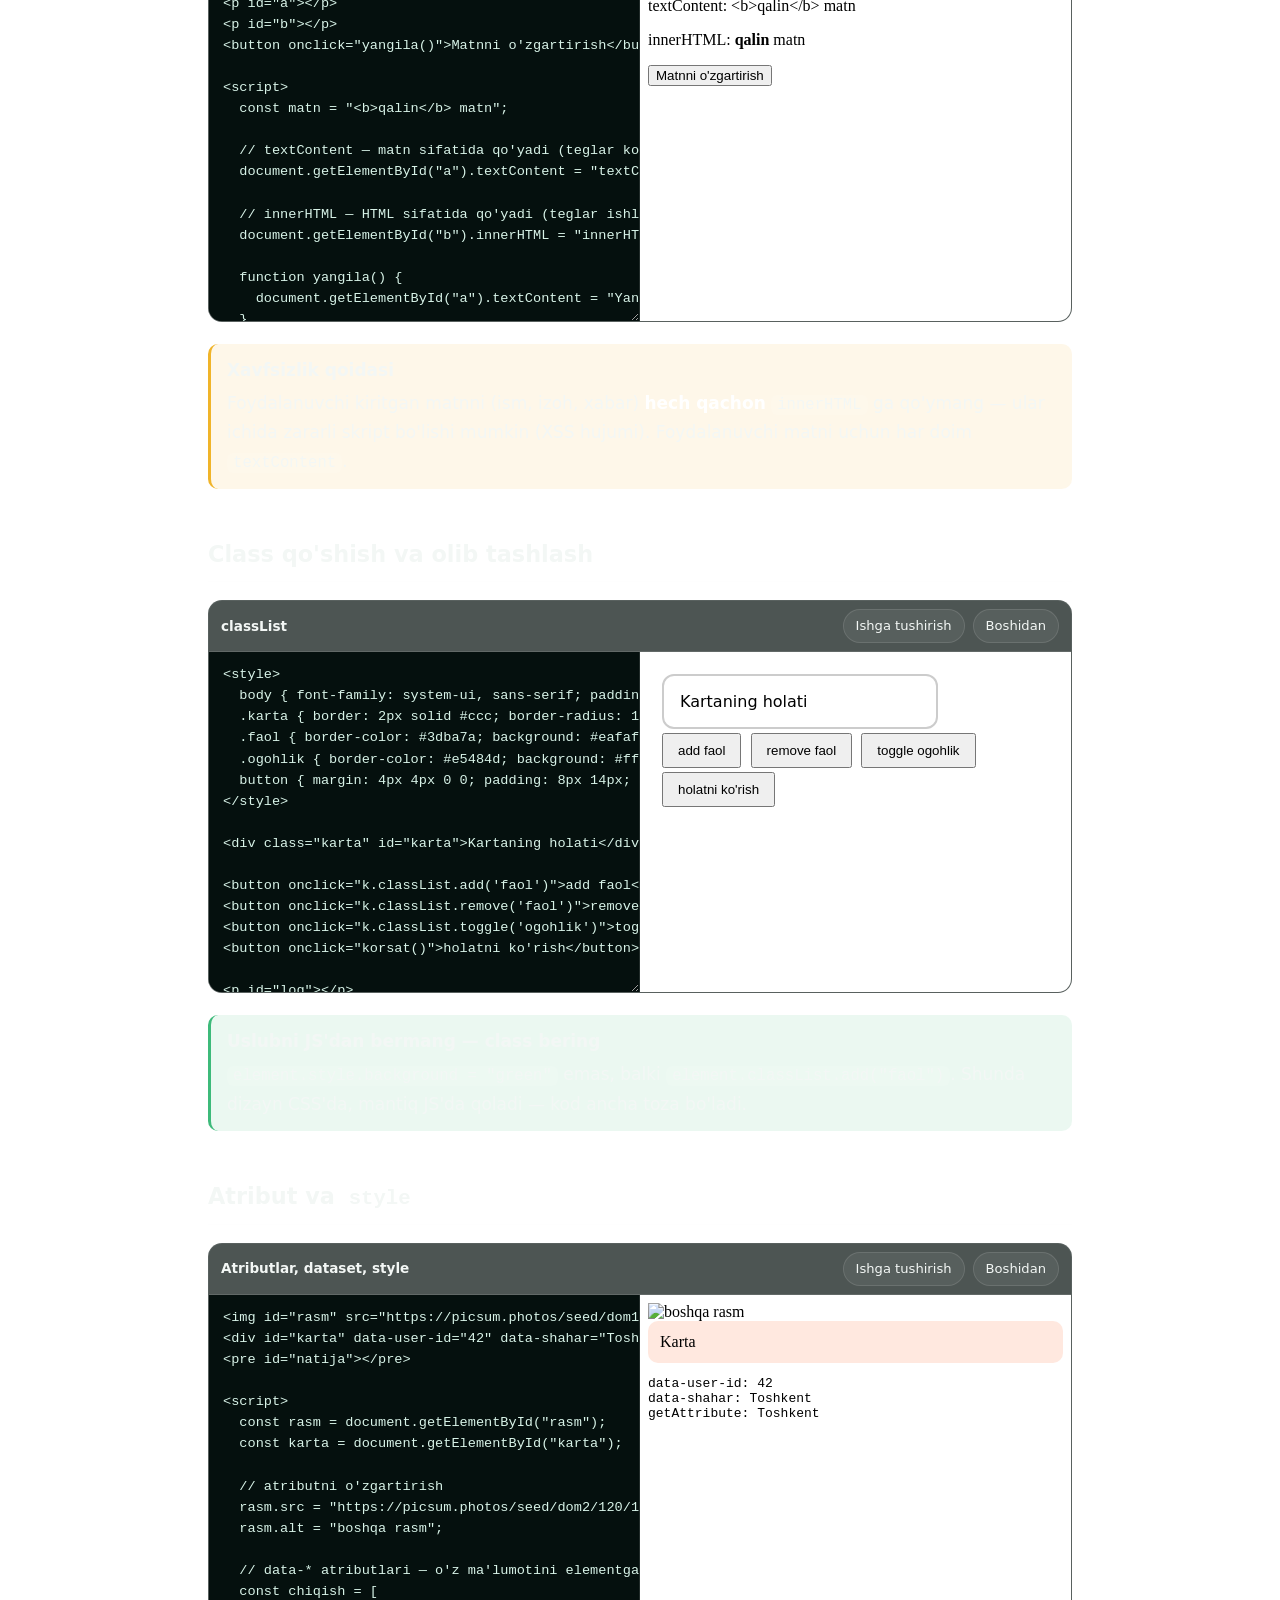
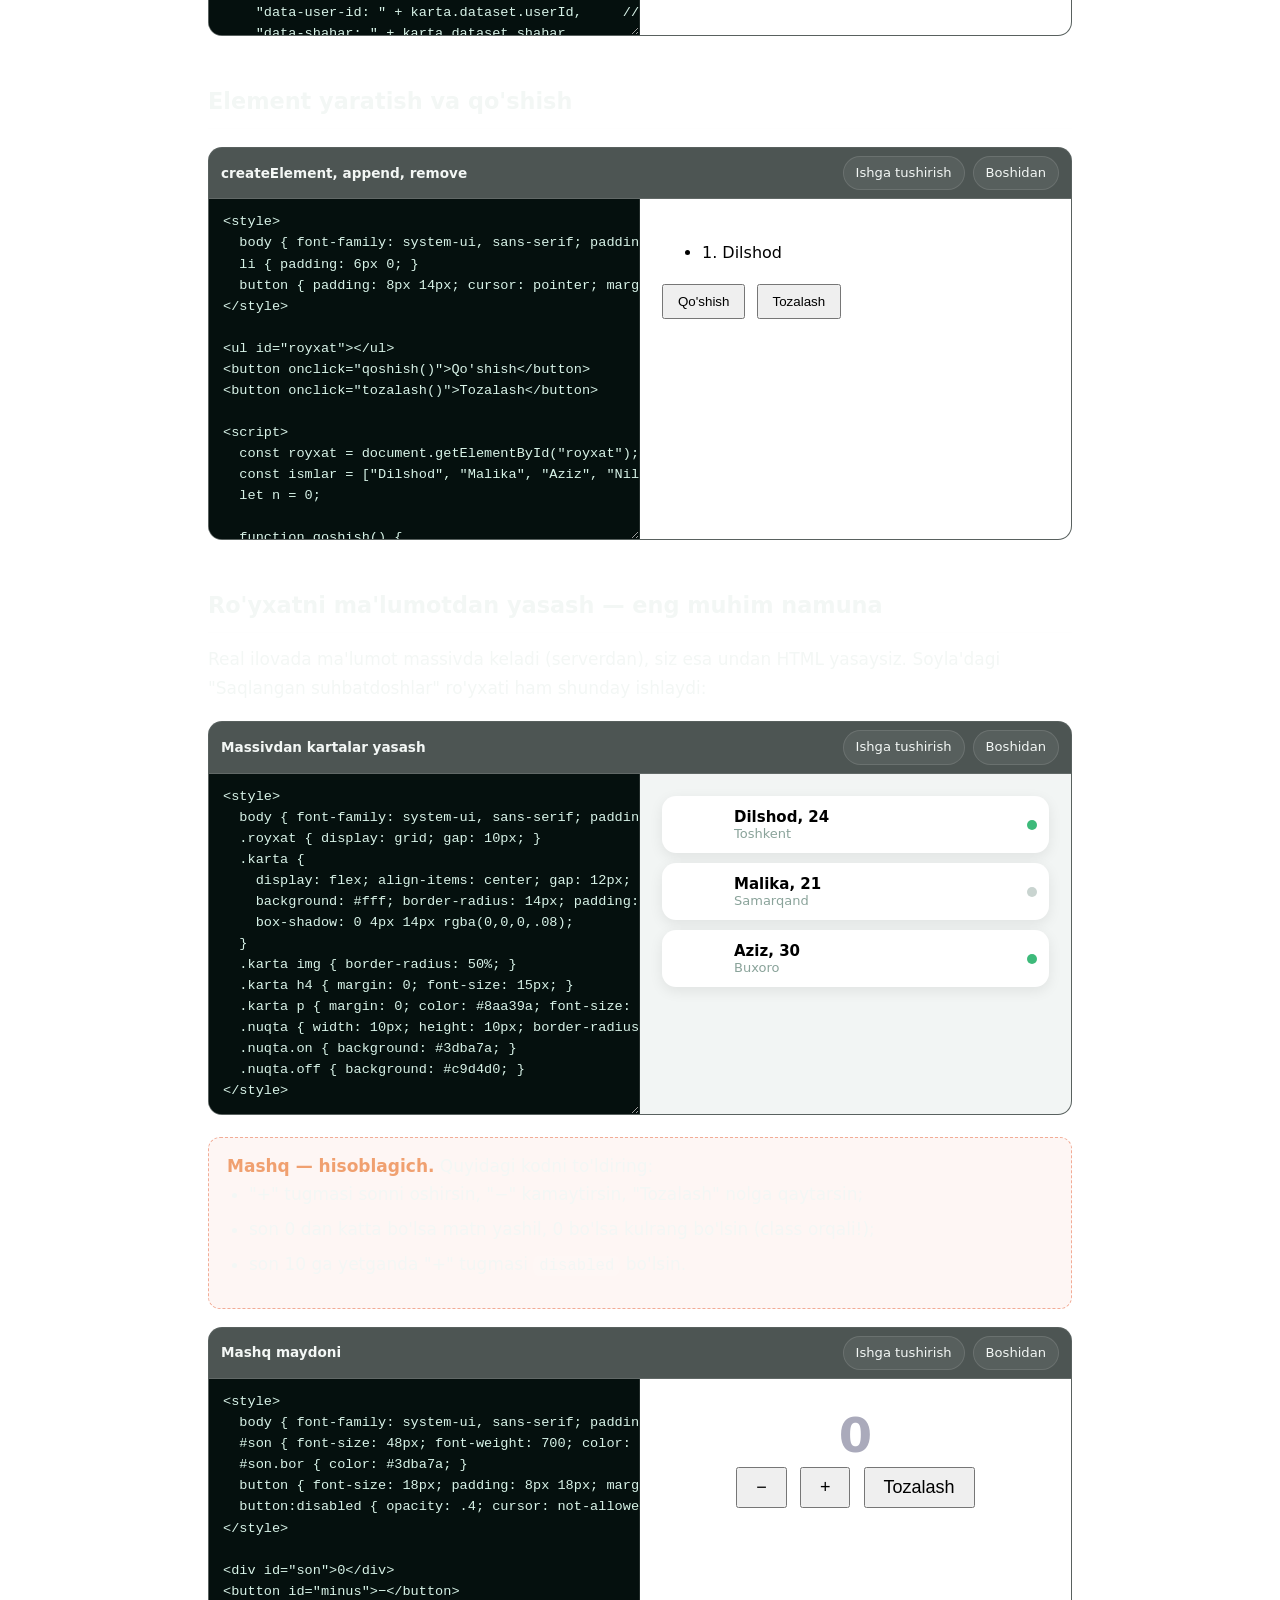
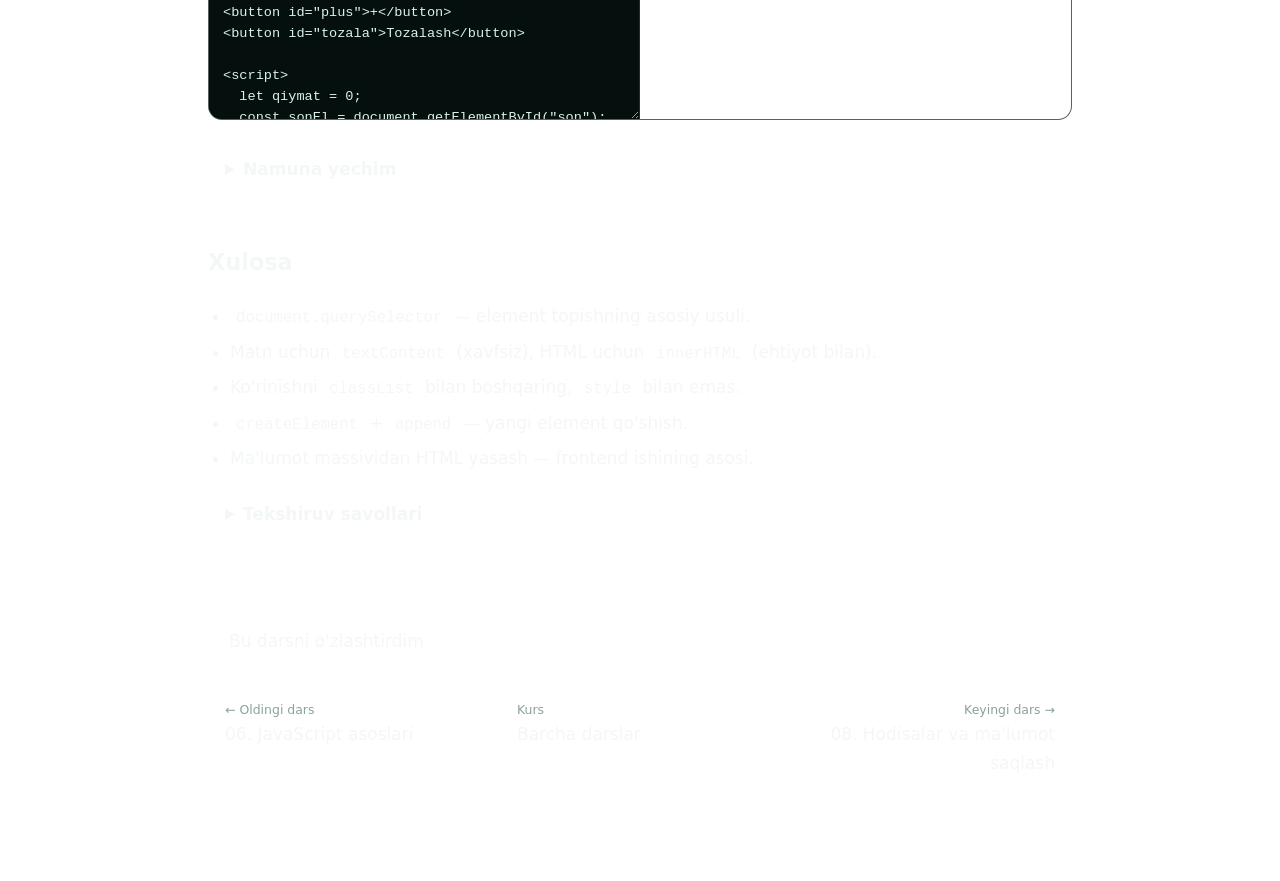
<file: learn/lessons/07-js-dom.html>
<!DOCTYPE html>
<html lang="uz">
<head>
<meta charset="UTF-8">
<meta name="viewport" content="width=device-width, initial-scale=1.0">
<title>07. DOM: sahifani o'zgartirish — Soyla Web Kursi</title>
<link rel="stylesheet" href="../assets/course.css">
</head>
<body data-lesson="07">

<div class="topbar">
  <a class="brand" href="../index.html">← Soyla <span>Web Kursi</span></a>
  <div class="spacer"></div>
  <span class="crumb"></span>
</div>

<div class="wrap">

<h1>07. DOM: sahifani o'zgartirish</h1>
<p class="lead">
  DOM — brauzer sizning HTML'ingizdan yasagan "daraxt". JavaScript shu daraxtni o'zgartira oladi:
  matnni almashtirish, rang berish, yangi element qo'shish, o'chirish.
  Shu yerdan sahifa "jonlanadi".
</p>

<h2>Skript qayerda turadi</h2>
<pre><code>&lt;body&gt;
  &lt;h1 id="sarlavha"&gt;Salom&lt;/h1&gt;

  &lt;script&gt;
    // Skript body oxirida bo'lishi kerak:
    // shunda HTML allaqachon yuklangan bo'ladi.
    document.getElementById("sarlavha").textContent = "Yangi matn";
  &lt;/script&gt;
&lt;/body&gt;</code></pre>

<div class="warnbox">
  <b>Eng ko'p uchraydigan xato: <code>null</code></b>
  <code>Cannot set property of null</code> xatosi — demak skript elementdan <em>oldin</em> ishlagan
  yoki selektor xato yozilgan. Yechim: skriptni <code>body</code> oxiriga qo'yish
  (yoki <code>&lt;script defer&gt;</code> ishlatish).
</div>

<h2>Element topish</h2>

<div class="pg" data-title="querySelector va boshqalar" data-tall>
<textarea>
  <h2 id="sarlavha">Sarlavha</h2>
  <p class="matn">Birinchi paragraf</p>
  <p class="matn">Ikkinchi paragraf</p>
  <button class="btn" data-rol="asosiy">Tugma</button>

  <pre id="natija"></pre>

  <script>
    // 1) id bo'yicha
    const sarlavha = document.getElementById("sarlavha");

    // 2) CSS selektor bo'yicha — birinchi mos element (eng ko'p ishlatiladi)
    const birinchiMatn = document.querySelector(".matn");

    // 3) CSS selektor bo'yicha — HAMMASI (massivga o'xshash ro'yxat)
    const hammaMatn = document.querySelectorAll(".matn");

    // 4) atribut bo'yicha
    const tugma = document.querySelector('[data-rol="asosiy"]');

    const chiqish = [
      "sarlavha matni: " + sarlavha.textContent,
      "birinchi paragraf: " + birinchiMatn.textContent,
      "paragraflar soni: " + hammaMatn.length,
      "tugma: " + tugma.textContent,
      "topilmagan element: " + document.querySelector(".yoq"),
    ];
    document.getElementById("natija").textContent = chiqish.join("\n");
  </script>
</textarea>
</div>

<table>
  <tr><th>Usul</th><th>Nimani qaytaradi</th></tr>
  <tr><td><code>getElementById("x")</code></td><td>Bitta element yoki <code>null</code></td></tr>
  <tr><td><code>querySelector(".x")</code></td><td>Birinchi mos element yoki <code>null</code></td></tr>
  <tr><td><code>querySelectorAll(".x")</code></td><td>Barcha mos elementlar ro'yxati (bo'sh bo'lishi mumkin)</td></tr>
</table>

<h2>Matn va HTML'ni o'zgartirish</h2>

<div class="pg" data-title="textContent va innerHTML" data-tall>
<textarea>
  <p id="a"></p>
  <p id="b"></p>
  <button onclick="yangila()">Matnni o'zgartirish</button>

  <script>
    const matn = "<b>qalin</b> matn";

    // textContent — matn sifatida qo'yadi (teglar ko'rinib qoladi)
    document.getElementById("a").textContent = "textContent: " + matn;

    // innerHTML — HTML sifatida qo'yadi (teglar ishlaydi)
    document.getElementById("b").innerHTML = "innerHTML: " + matn;

    function yangila() {
      document.getElementById("a").textContent = "Yangi matn " + new Date().getSeconds();
    }
  </script>
</textarea>
</div>

<div class="warnbox">
  <b>Xavfsizlik qoidasi</b>
  Foydalanuvchi kiritgan matnni (ism, izoh, xabar) <strong>hech qachon</strong> <code>innerHTML</code> ga
  qo'ymang — ular ichida zararli skript bo'lishi mumkin (XSS hujumi).
  Foydalanuvchi matni uchun har doim <code>textContent</code>.
</div>

<h2>Class qo'shish va olib tashlash</h2>

<div class="pg" data-title="classList" data-tall>
<textarea>
  <style>
    body { font-family: system-ui, sans-serif; padding: 14px; }
    .karta { border: 2px solid #ccc; border-radius: 12px; padding: 16px; width: 240px; }
    .faol { border-color: #3dba7a; background: #eafaf1; }
    .ogohlik { border-color: #e5484d; background: #ffecec; }
    button { margin: 4px 4px 0 0; padding: 8px 14px; cursor: pointer; }
  </style>

  <div class="karta" id="karta">Kartaning holati</div>

  <button onclick="k.classList.add('faol')">add faol</button>
  <button onclick="k.classList.remove('faol')">remove faol</button>
  <button onclick="k.classList.toggle('ogohlik')">toggle ogohlik</button>
  <button onclick="korsat()">holatni ko'rish</button>

  <p id="log"></p>

  <script>
    const k = document.getElementById("karta");

    function korsat() {
      document.getElementById("log").textContent =
        "class'lar: " + k.className + " | faol bormi: " + k.classList.contains("faol");
    }
  </script>
</textarea>
</div>

<div class="tip">
  <b>Uslubni JS'dan bermang — class bering</b>
  <code>element.style.background = "green"</code> emas, balki <code>element.classList.add("faol")</code>.
  Shunda dizayn CSS'da, mantiq JS'da qoladi — kod ancha toza bo'ladi.
</div>

<h2>Atribut va <code>style</code></h2>

<div class="pg" data-title="Atributlar, dataset, style" data-tall>
<textarea>
  <img id="rasm" src="https://picsum.photos/seed/dom1/120/120" alt="rasm" width="120">
  <div id="karta" data-user-id="42" data-shahar="Toshkent">Karta</div>
  <pre id="natija"></pre>

  <script>
    const rasm = document.getElementById("rasm");
    const karta = document.getElementById("karta");

    // atributni o'zgartirish
    rasm.src = "https://picsum.photos/seed/dom2/120/120";
    rasm.alt = "boshqa rasm";

    // data-* atributlari — o'z ma'lumotini elementga bog'lash uchun
    const chiqish = [
      "data-user-id: " + karta.dataset.userId,     // data-user-id -> dataset.userId
      "data-shahar: " + karta.dataset.shahar,
      "getAttribute: " + karta.getAttribute("data-shahar"),
    ];
    document.getElementById("natija").textContent = chiqish.join("\n");

    // to'g'ridan-to'g'ri uslub (kamdan-kam kerak bo'ladi)
    karta.style.padding = "12px";
    karta.style.background = "#ffe8df";
    karta.style.borderRadius = "10px";      // CSS: border-radius -> JS: borderRadius
  </script>
</textarea>
</div>

<h2>Element yaratish va qo'shish</h2>

<div class="pg" data-title="createElement, append, remove" data-tall>
<textarea>
  <style>
    body { font-family: system-ui, sans-serif; padding: 14px; }
    li { padding: 6px 0; }
    button { padding: 8px 14px; cursor: pointer; margin-right: 6px; }
  </style>

  <ul id="royxat"></ul>
  <button onclick="qoshish()">Qo'shish</button>
  <button onclick="tozalash()">Tozalash</button>

  <script>
    const royxat = document.getElementById("royxat");
    const ismlar = ["Dilshod", "Malika", "Aziz", "Nilufar", "Sardor"];
    let n = 0;

    function qoshish() {
      if (n >= ismlar.length) return;

      const li = document.createElement("li");         // yangi element yasash
      li.textContent = `${n + 1}. ${ismlar[n]}`;       // matnini berish
      li.className = "element";                        // class berish
      royxat.append(li);                               // sahifaga qo'shish
      n++;
    }

    function tozalash() {
      royxat.innerHTML = "";     // hammasini o'chirishning eng qisqa yo'li
      n = 0;
    }

    qoshish();  // bittasini darhol qo'shamiz
  </script>
</textarea>
</div>

<h2>Ro'yxatni ma'lumotdan yasash — eng muhim namuna</h2>
<p>
  Real ilovada ma'lumot massivda keladi (serverdan), siz esa undan HTML yasaysiz.
  Soyla'dagi "Saqlangan suhbatdoshlar" ro'yxati ham shunday ishlaydi:
</p>

<div class="pg" data-title="Massivdan kartalar yasash" data-tall>
<textarea>
  <style>
    body { font-family: system-ui, sans-serif; padding: 14px; background: #f2f5f4; }
    .royxat { display: grid; gap: 10px; }
    .karta {
      display: flex; align-items: center; gap: 12px;
      background: #fff; border-radius: 14px; padding: 12px;
      box-shadow: 0 4px 14px rgba(0,0,0,.08);
    }
    .karta img { border-radius: 50%; }
    .karta h4 { margin: 0; font-size: 15px; }
    .karta p { margin: 0; color: #8aa39a; font-size: 13px; }
    .nuqta { width: 10px; height: 10px; border-radius: 50%; margin-left: auto; }
    .nuqta.on { background: #3dba7a; }
    .nuqta.off { background: #c9d4d0; }
  </style>

  <div class="royxat" id="royxat"></div>

  <script>
    const odamlar = [
      { ism: "Dilshod", yosh: 24, shahar: "Toshkent",  online: true,  rasm: "a" },
      { ism: "Malika",  yosh: 21, shahar: "Samarqand", online: false, rasm: "b" },
      { ism: "Aziz",    yosh: 30, shahar: "Buxoro",    online: true,  rasm: "c" },
    ];

    const royxat = document.getElementById("royxat");

    function kartaYasa(odam) {
      const karta = document.createElement("div");
      karta.className = "karta";

      const rasm = document.createElement("img");
      rasm.src = `https://picsum.photos/seed/${odam.rasm}/48/48`;
      rasm.alt = "";
      rasm.width = 48;

      const matn = document.createElement("div");
      const nom = document.createElement("h4");
      nom.textContent = `${odam.ism}, ${odam.yosh}`;      // xavfsiz: textContent
      const joy = document.createElement("p");
      joy.textContent = odam.shahar;
      matn.append(nom, joy);

      const nuqta = document.createElement("span");
      nuqta.className = "nuqta " + (odam.online ? "on" : "off");

      karta.append(rasm, matn, nuqta);
      return karta;
    }

    odamlar.forEach(odam => royxat.append(kartaYasa(odam)));
  </script>
</textarea>
</div>

<div class="task">
  <b>Mashq — hisoblagich.</b>
  Quyidagi kodni to'ldiring:
  <ul>
    <li>"+" tugmasi sonni oshirsin, "−" kamaytirsin, "Tozalash" nolga qaytarsin;</li>
    <li>son 0 dan katta bo'lsa matn yashil, 0 bo'lsa kulrang bo'lsin (class orqali!);</li>
    <li>son 10 ga yetganda "+" tugmasi <code>disabled</code> bo'lsin.</li>
  </ul>
</div>

<div class="pg" data-title="Mashq maydoni" data-tall>
<textarea>
  <style>
    body { font-family: system-ui, sans-serif; padding: 20px; text-align: center; }
    #son { font-size: 48px; font-weight: 700; color: #aab; }
    #son.bor { color: #3dba7a; }
    button { font-size: 18px; padding: 8px 18px; margin: 4px; cursor: pointer; }
    button:disabled { opacity: .4; cursor: not-allowed; }
  </style>

  <div id="son">0</div>
  <button id="minus">−</button>
  <button id="plus">+</button>
  <button id="tozala">Tozalash</button>

  <script>
    let qiymat = 0;
    const sonEl = document.getElementById("son");
    const plusEl = document.getElementById("plus");

    function chiz() {
      // 1) sonEl matnini yangilang
      // 2) qiymat > 0 bo'lsa "bor" class qo'shing, aks holda olib tashlang
      // 3) qiymat >= 10 bo'lsa plusEl.disabled = true
    }

    plusEl.onclick = function () {
      qiymat++;
      chiz();
    };

    // minus va tozala uchun ham shunday yozing

    chiz();
  </script>
</textarea>
</div>

<details>
  <summary>Namuna yechim</summary>
<pre><code>function chiz() {
  sonEl.textContent = qiymat;
  sonEl.classList.toggle("bor", qiymat &gt; 0);
  plusEl.disabled = qiymat &gt;= 10;
}

plusEl.onclick = () =&gt; { qiymat++; chiz(); };
document.getElementById("minus").onclick = () =&gt; { qiymat--; chiz(); };
document.getElementById("tozala").onclick = () =&gt; { qiymat = 0; chiz(); };

chiz();</code></pre>
  <p><code>classList.toggle("bor", shart)</code> — ikkinchi parametr <code>true</code> bo'lsa qo'shadi,
  <code>false</code> bo'lsa olib tashlaydi. Juda qulay.</p>
</details>

<h2>Xulosa</h2>
<ul>
  <li><code>document.querySelector</code> — element topishning asosiy usuli.</li>
  <li>Matn uchun <code>textContent</code> (xavfsiz), HTML uchun <code>innerHTML</code> (ehtiyot bilan).</li>
  <li>Ko'rinishni <code>classList</code> bilan boshqaring, <code>style</code> bilan emas.</li>
  <li><code>createElement</code> + <code>append</code> — yangi element qo'shish.</li>
  <li>Ma'lumot massividan HTML yasash — frontend ishining asosi.</li>
</ul>

<details>
  <summary>Tekshiruv savollari</summary>
  <p><strong>1. <code>querySelector("karta")</code> nega ishlamaydi?</strong><br>
  Class uchun nuqta kerak: <code>querySelector(".karta")</code>.</p>
  <p><strong>2. Foydalanuvchi yozgan ismni sahifaga qanday chiqarasiz?</strong><br>
  <code>textContent</code> bilan — <code>innerHTML</code> XSS xavfini tug'diradi.</p>
  <p><strong>3. <code>data-user-id</code> ni JS'da qanday o'qiysiz?</strong><br>
  <code>element.dataset.userId</code>.</p>
</details>

<div class="lesson-foot"></div>

</div>

<script src="../assets/lessons.js"></script>
<script src="../assets/course.js"></script>
</body>
</html>
</file>
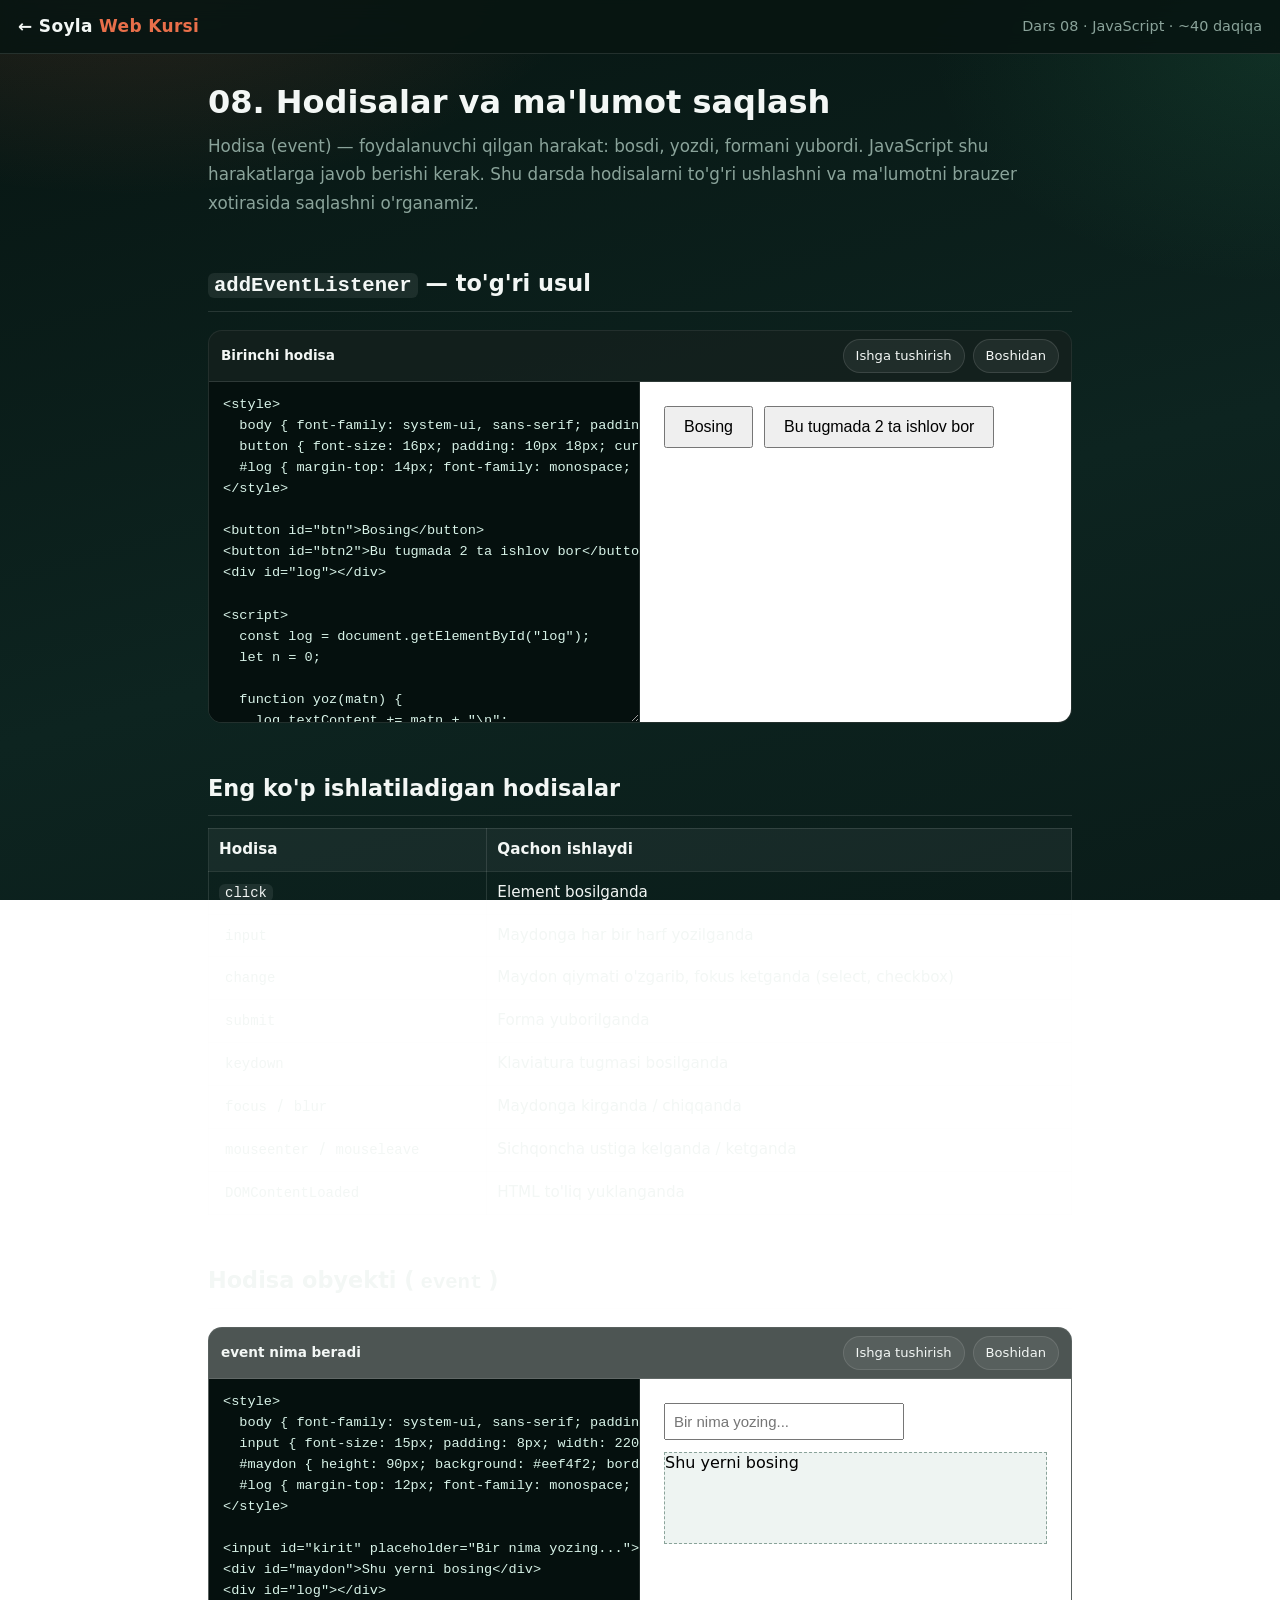
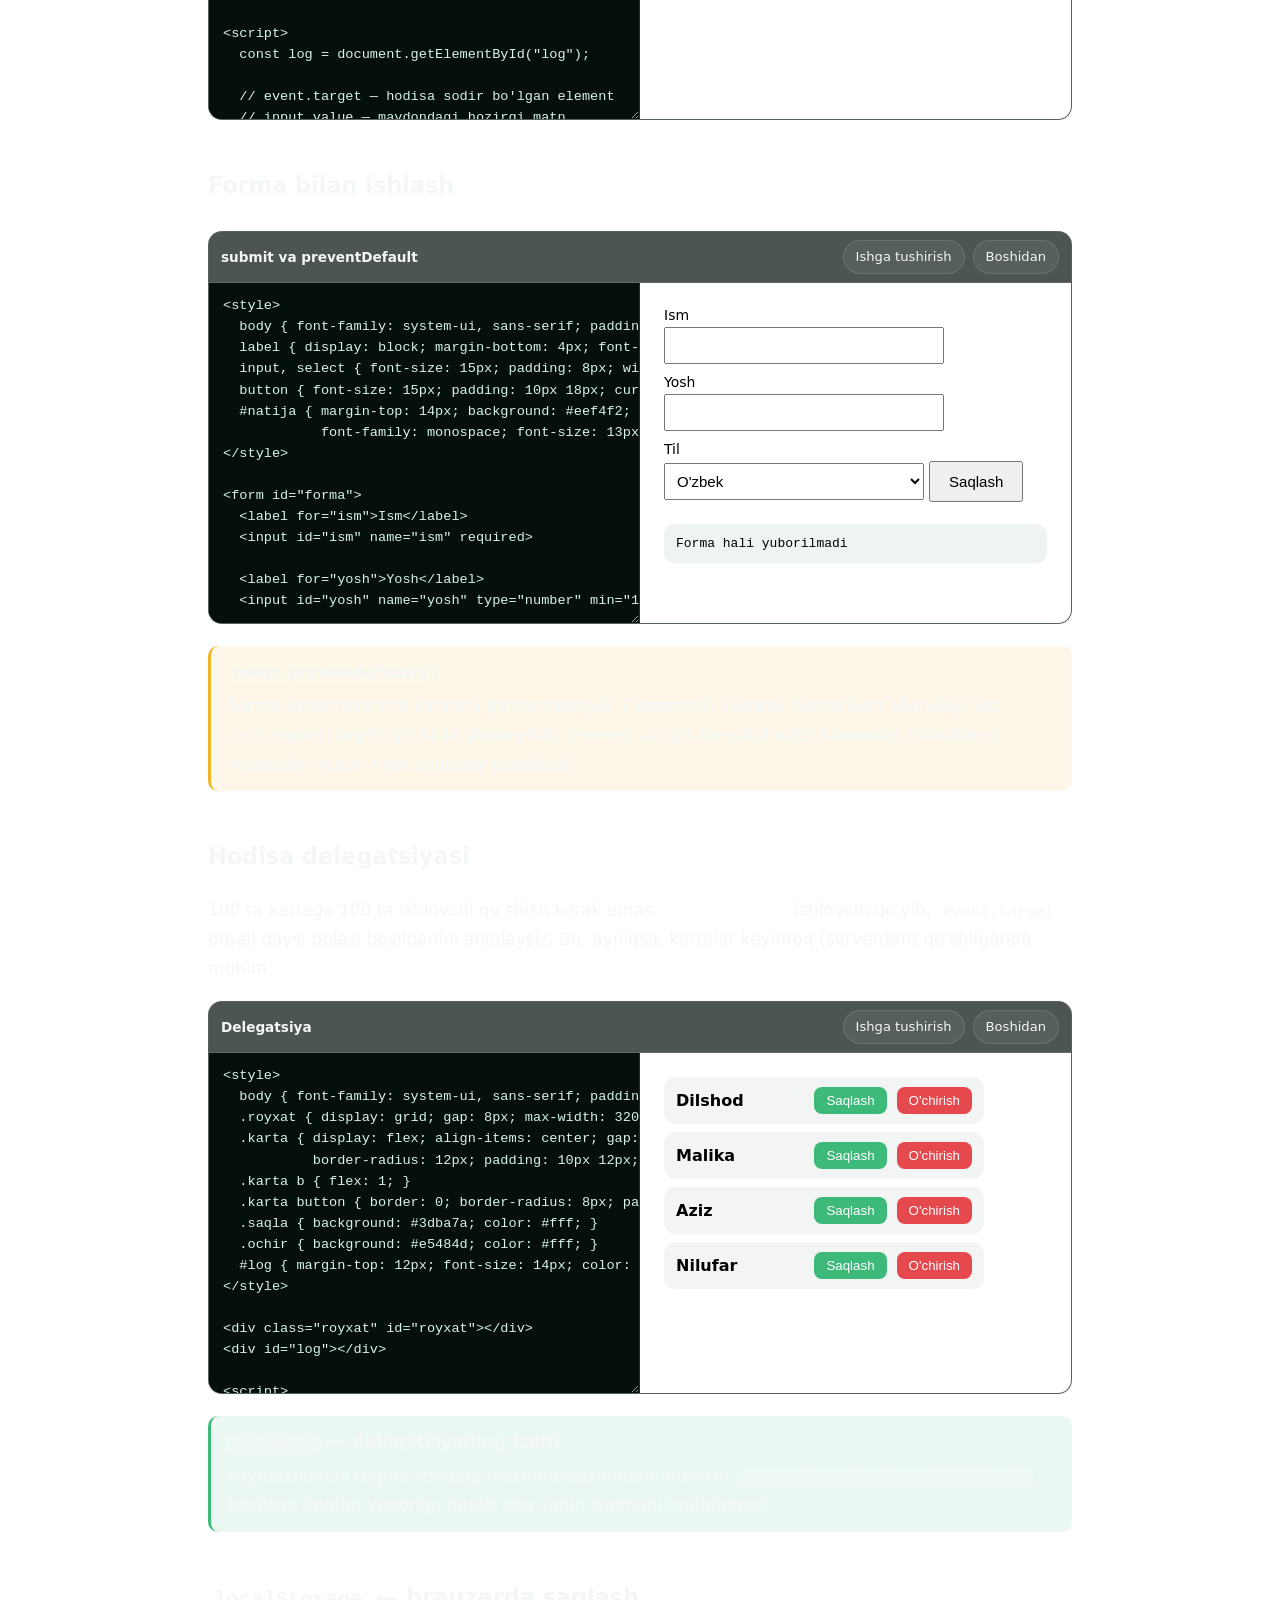
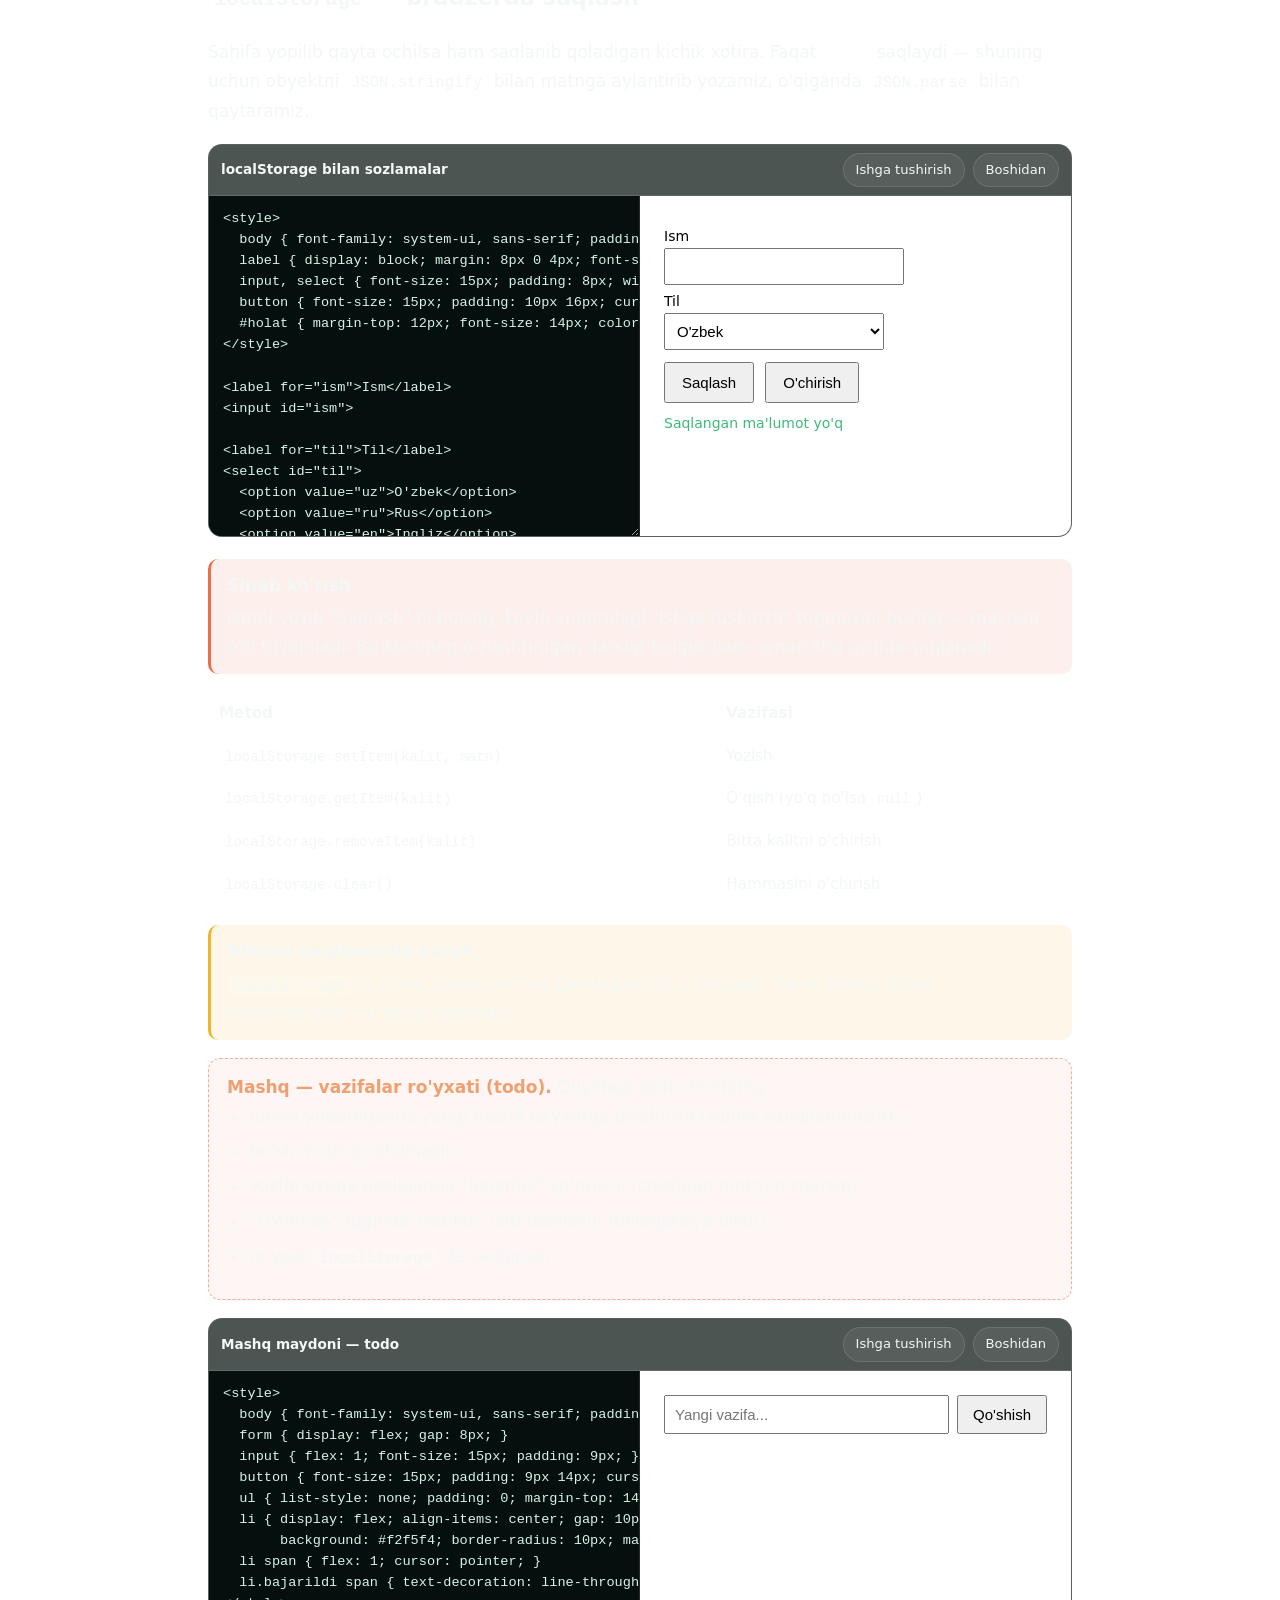
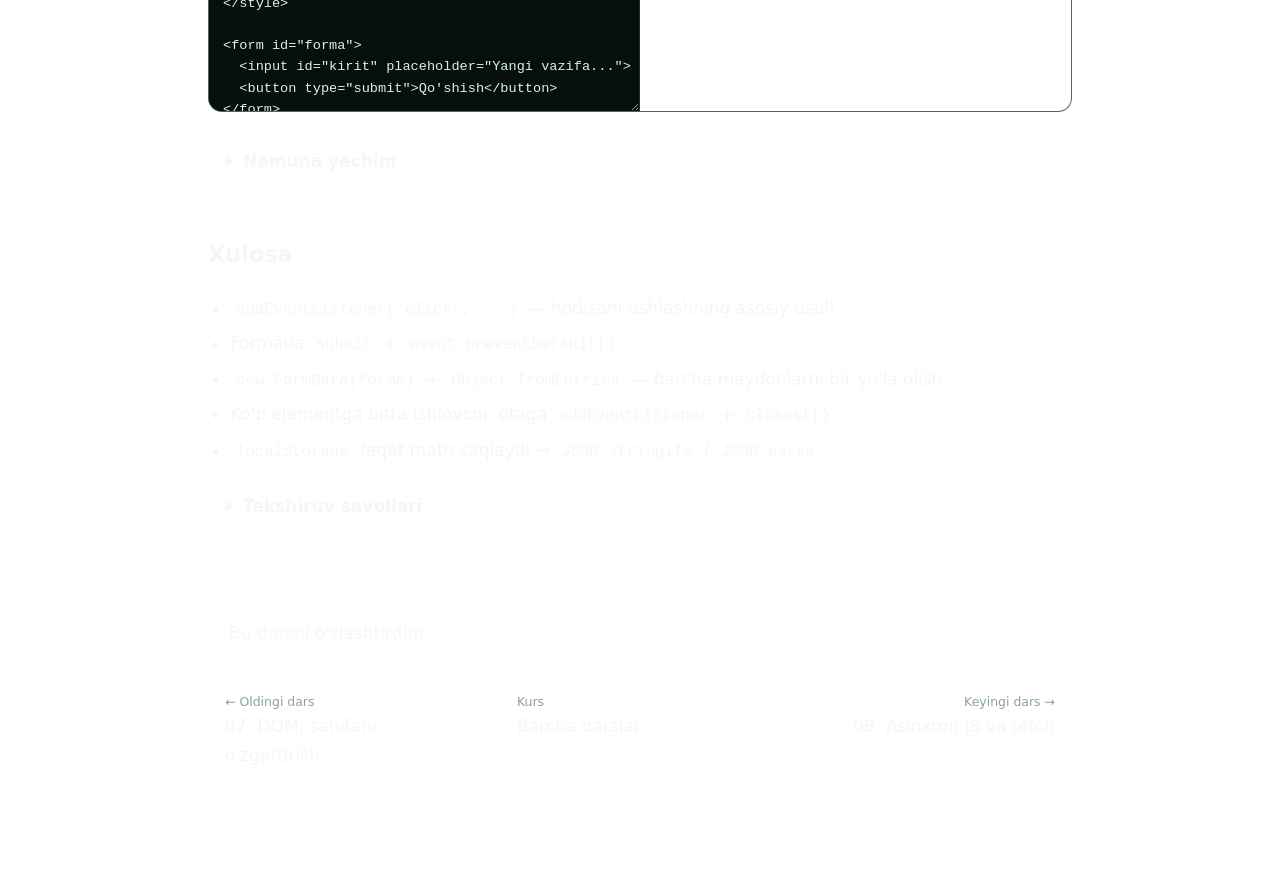
<file: learn/lessons/08-js-hodisalar.html>
<!DOCTYPE html>
<html lang="uz">
<head>
<meta charset="UTF-8">
<meta name="viewport" content="width=device-width, initial-scale=1.0">
<title>08. Hodisalar va ma'lumot saqlash — Soyla Web Kursi</title>
<link rel="stylesheet" href="../assets/course.css">
</head>
<body data-lesson="08">

<div class="topbar">
  <a class="brand" href="../index.html">← Soyla <span>Web Kursi</span></a>
  <div class="spacer"></div>
  <span class="crumb"></span>
</div>

<div class="wrap">

<h1>08. Hodisalar va ma'lumot saqlash</h1>
<p class="lead">
  Hodisa (event) — foydalanuvchi qilgan harakat: bosdi, yozdi, formani yubordi.
  JavaScript shu harakatlarga javob berishi kerak. Shu darsda hodisalarni to'g'ri ushlashni
  va ma'lumotni brauzer xotirasida saqlashni o'rganamiz.
</p>

<h2><code>addEventListener</code> — to'g'ri usul</h2>

<div class="pg" data-title="Birinchi hodisa" data-tall>
<textarea>
  <style>
    body { font-family: system-ui, sans-serif; padding: 16px; }
    button { font-size: 16px; padding: 10px 18px; cursor: pointer; margin-right: 6px; }
    #log { margin-top: 14px; font-family: monospace; font-size: 13px; white-space: pre-wrap; }
  </style>

  <button id="btn">Bosing</button>
  <button id="btn2">Bu tugmada 2 ta ishlov bor</button>
  <div id="log"></div>

  <script>
    const log = document.getElementById("log");
    let n = 0;

    function yoz(matn) {
      log.textContent += matn + "\n";
    }

    // Asosiy shakl: element.addEventListener("hodisa", funksiya)
    document.getElementById("btn").addEventListener("click", function () {
      n++;
      yoz(`Tugma ${n} marta bosildi`);
    });

    // Bir elementga bir nechta ishlov qo'shish mumkin — bu addEventListener'ning afzalligi
    const btn2 = document.getElementById("btn2");
    btn2.addEventListener("click", () => yoz("Birinchi ishlovchi"));
    btn2.addEventListener("click", () => yoz("Ikkinchi ishlovchi"));
  </script>
</textarea>
</div>

<h2>Eng ko'p ishlatiladigan hodisalar</h2>
<table>
  <tr><th>Hodisa</th><th>Qachon ishlaydi</th></tr>
  <tr><td><code>click</code></td><td>Element bosilganda</td></tr>
  <tr><td><code>input</code></td><td>Maydonga har bir harf yozilganda</td></tr>
  <tr><td><code>change</code></td><td>Maydon qiymati o'zgarib, fokus ketganda (select, checkbox)</td></tr>
  <tr><td><code>submit</code></td><td>Forma yuborilganda</td></tr>
  <tr><td><code>keydown</code></td><td>Klaviatura tugmasi bosilganda</td></tr>
  <tr><td><code>focus</code> / <code>blur</code></td><td>Maydonga kirganda / chiqqanda</td></tr>
  <tr><td><code>mouseenter</code> / <code>mouseleave</code></td><td>Sichqoncha ustiga kelganda / ketganda</td></tr>
  <tr><td><code>DOMContentLoaded</code></td><td>HTML to'liq yuklanganda</td></tr>
</table>

<h2>Hodisa obyekti (<code>event</code>)</h2>

<div class="pg" data-title="event nima beradi" data-tall>
<textarea>
  <style>
    body { font-family: system-ui, sans-serif; padding: 16px; }
    input { font-size: 15px; padding: 8px; width: 220px; }
    #maydon { height: 90px; background: #eef4f2; border: 1px dashed #8aa39a; margin-top: 12px; }
    #log { margin-top: 12px; font-family: monospace; font-size: 13px; }
  </style>

  <input id="kirit" placeholder="Bir nima yozing...">
  <div id="maydon">Shu yerni bosing</div>
  <div id="log"></div>

  <script>
    const log = document.getElementById("log");

    // event.target — hodisa sodir bo'lgan element
    // input.value — maydondagi hozirgi matn
    document.getElementById("kirit").addEventListener("input", function (event) {
      log.textContent = `Yozildi: "${event.target.value}" (${event.target.value.length} belgi)`;
    });

    // Sichqoncha koordinatalari
    document.getElementById("maydon").addEventListener("click", function (event) {
      log.textContent = `Bosildi: x=${event.offsetX}, y=${event.offsetY}`;
    });

    // Klaviatura
    document.getElementById("kirit").addEventListener("keydown", function (event) {
      if (event.key === "Enter") log.textContent = "Enter bosildi!";
      if (event.key === "Escape") event.target.value = "";
    });
  </script>
</textarea>
</div>

<h2>Forma bilan ishlash</h2>

<div class="pg" data-title="submit va preventDefault" data-tall>
<textarea>
  <style>
    body { font-family: system-ui, sans-serif; padding: 16px; }
    label { display: block; margin-bottom: 4px; font-size: 14px; }
    input, select { font-size: 15px; padding: 8px; width: 100%; max-width: 260px; margin-bottom: 10px; }
    button { font-size: 15px; padding: 10px 18px; cursor: pointer; }
    #natija { margin-top: 14px; background: #eef4f2; padding: 12px; border-radius: 10px;
              font-family: monospace; font-size: 13px; white-space: pre-wrap; }
  </style>

  <form id="forma">
    <label for="ism">Ism</label>
    <input id="ism" name="ism" required>

    <label for="yosh">Yosh</label>
    <input id="yosh" name="yosh" type="number" min="12" max="99" required>

    <label for="til">Til</label>
    <select id="til" name="til">
      <option value="uz">O'zbek</option>
      <option value="ru">Rus</option>
    </select>

    <button type="submit">Saqlash</button>
  </form>

  <div id="natija">Forma hali yuborilmadi</div>

  <script>
    const forma = document.getElementById("forma");
    const natija = document.getElementById("natija");

    forma.addEventListener("submit", function (event) {
      // Bu qator bo'lmasa, sahifa qayta yuklanadi va hamma narsa yo'qoladi!
      event.preventDefault();

      // Barcha maydonlarni bir yo'la olish
      const malumot = Object.fromEntries(new FormData(forma));

      natija.textContent = "Yuborilgan ma'lumot:\n" + JSON.stringify(malumot, null, 2);
    });
  </script>
</textarea>
</div>

<div class="warnbox">
  <b><code>event.preventDefault()</code></b>
  Forma sukut bo'yicha sahifani qayta yuklaydi. Zamonaviy ilovada (Soyla ham shunday) biz
  ma'lumotni JavaScript bilan yuboramiz, shuning uchun bu sukut xatti-harakatni to'xtatamiz.
  Havolalar uchun ham shunday ishlatiladi.
</div>

<h2>Hodisa delegatsiyasi</h2>
<p>
  100 ta kartaga 100 ta ishlovchi qo'shish kerak emas. <strong>Otasiga bitta</strong> ishlovchi qo'yib,
  <code>event.target</code> orqali qaysi bolasi bosilganini aniqlaysiz. Bu, ayniqsa,
  kartalar keyinroq (serverdan) qo'shilganda muhim.
</p>

<div class="pg" data-title="Delegatsiya" data-tall>
<textarea>
  <style>
    body { font-family: system-ui, sans-serif; padding: 16px; }
    .royxat { display: grid; gap: 8px; max-width: 320px; }
    .karta { display: flex; align-items: center; gap: 10px; background: #f2f5f4;
             border-radius: 12px; padding: 10px 12px; }
    .karta b { flex: 1; }
    .karta button { border: 0; border-radius: 8px; padding: 6px 12px; cursor: pointer; }
    .saqla { background: #3dba7a; color: #fff; }
    .ochir { background: #e5484d; color: #fff; }
    #log { margin-top: 12px; font-size: 14px; color: #0f2a25; }
  </style>

  <div class="royxat" id="royxat"></div>
  <div id="log"></div>

  <script>
    const odamlar = ["Dilshod", "Malika", "Aziz", "Nilufar"];
    const royxat = document.getElementById("royxat");
    const log = document.getElementById("log");

    odamlar.forEach((ism, i) => {
      const karta = document.createElement("div");
      karta.className = "karta";
      karta.dataset.id = i;                       // kim ekanini elementga yozib qo'yamiz

      const nom = document.createElement("b");
      nom.textContent = ism;

      const saqla = document.createElement("button");
      saqla.className = "saqla";
      saqla.dataset.amal = "saqla";               // qanday amal ekanini belgilaymiz
      saqla.textContent = "Saqlash";

      const ochir = document.createElement("button");
      ochir.className = "ochir";
      ochir.dataset.amal = "ochir";
      ochir.textContent = "O'chirish";

      karta.append(nom, saqla, ochir);
      royxat.append(karta);
    });

    // BITTA ishlovchi — barcha tugmalar uchun
    royxat.addEventListener("click", function (event) {
      const tugma = event.target.closest("button");   // bosilgan joydan yuqoriga qarab button izlaydi
      if (!tugma) return;                             // tugma emas — hech nima qilmaymiz

      const karta = tugma.closest(".karta");
      const ism = karta.querySelector("b").textContent;

      if (tugma.dataset.amal === "saqla") {
        log.textContent = `${ism} saqlandi (id: ${karta.dataset.id})`;
      } else {
        karta.remove();
        log.textContent = `${ism} o'chirildi`;
      }
    });
  </script>
</textarea>
</div>

<div class="tip">
  <b><code>closest()</code> — delegatsiyaning kaliti</b>
  Foydalanuvchi tugma ichidagi matnni bosishi ham mumkin. <code>event.target.closest("button")</code>
  bosilgan joydan yuqoriga qarab eng yaqin tugmani topib beradi.
</div>

<h2><code>localStorage</code> — brauzerda saqlash</h2>
<p>
  Sahifa yopilib qayta ochilsa ham saqlanib qoladigan kichik xotira.
  Faqat <strong>matn</strong> saqlaydi — shuning uchun obyektni <code>JSON.stringify</code> bilan
  matnga aylantirib yozamiz, o'qiganda <code>JSON.parse</code> bilan qaytaramiz.
</p>

<div class="pg" data-title="localStorage bilan sozlamalar" data-tall>
<textarea>
  <style>
    body { font-family: system-ui, sans-serif; padding: 16px; }
    label { display: block; margin: 8px 0 4px; font-size: 14px; }
    input, select { font-size: 15px; padding: 8px; width: 220px; }
    button { font-size: 15px; padding: 10px 16px; cursor: pointer; margin: 12px 6px 0 0; }
    #holat { margin-top: 12px; font-size: 14px; color: #3dba7a; min-height: 20px; }
  </style>

  <label for="ism">Ism</label>
  <input id="ism">

  <label for="til">Til</label>
  <select id="til">
    <option value="uz">O'zbek</option>
    <option value="ru">Rus</option>
    <option value="en">Ingliz</option>
  </select>

  <div>
    <button id="saqla">Saqlash</button>
    <button id="ochir">O'chirish</button>
  </div>
  <div id="holat"></div>

  <script>
    const KALIT = "soyla-demo-sozlama";
    const ism = document.getElementById("ism");
    const til = document.getElementById("til");
    const holat = document.getElementById("holat");

    function yukla() {
      try {
        const xom = localStorage.getItem(KALIT);
        if (!xom) { holat.textContent = "Saqlangan ma'lumot yo'q"; return; }

        const malumot = JSON.parse(xom);     // matndan obyektga
        ism.value = malumot.ism || "";
        til.value = malumot.til || "uz";
        holat.textContent = "Saqlangan sozlamalar yuklandi";
      } catch (err) {
        holat.textContent = "Xotiraga kirish mumkin emas";
      }
    }

    document.getElementById("saqla").addEventListener("click", function () {
      const malumot = { ism: ism.value, til: til.value };
      try {
        localStorage.setItem(KALIT, JSON.stringify(malumot));   // obyektdan matnga
        holat.textContent = "Saqlandi. Natija oynasini yangilab ko'ring (Ishga tushirish)";
      } catch (err) {
        holat.textContent = "Saqlash mumkin emas";
      }
    });

    document.getElementById("ochir").addEventListener("click", function () {
      try { localStorage.removeItem(KALIT); } catch (err) {}
      ism.value = "";
      til.value = "uz";
      holat.textContent = "O'chirildi";
    });

    yukla();
  </script>
</textarea>
</div>

<div class="note">
  <b>Sinab ko'rish</b>
  Ismni yozib "Saqlash" ni bosing, keyin yuqoridagi "Ishga tushirish" tugmasini bosing —
  maydon o'zi to'ldiriladi. Bu kursning o'zlashtirilgan darslar belgisi ham aynan shu usulda saqlanadi.
</div>

<table>
  <tr><th>Metod</th><th>Vazifasi</th></tr>
  <tr><td><code>localStorage.setItem(kalit, matn)</code></td><td>Yozish</td></tr>
  <tr><td><code>localStorage.getItem(kalit)</code></td><td>O'qish (yo'q bo'lsa <code>null</code>)</td></tr>
  <tr><td><code>localStorage.removeItem(kalit)</code></td><td>Bitta kalitni o'chirish</td></tr>
  <tr><td><code>localStorage.clear()</code></td><td>Hammasini o'chirish</td></tr>
</table>

<div class="warnbox">
  <b>Nimani saqlamaslik kerak</b>
  <code>localStorage</code> — ochiq xotira, uni har qanday skript o'qiy oladi.
  Parol, token, to'lov ma'lumotlarini bu yerga yozmang.
</div>

<div class="task">
  <b>Mashq — vazifalar ro'yxati (todo).</b>
  Quyidagi kodni to'ldiring:
  <ul>
    <li>forma yuborilganda yangi vazifa ro'yxatga qo'shilsin (sahifa yangilanmasin);</li>
    <li>bo'sh matn qo'shilmasin;</li>
    <li>vazifa ustiga bosilganda "bajarildi" ko'rinishi (chizilgan matn) o'zgarsin;</li>
    <li>"O'chirish" tugmasi vazifani olib tashlasin (delegatsiya bilan);</li>
    <li>ro'yxat <code>localStorage</code> da saqlansin.</li>
  </ul>
</div>

<div class="pg" data-title="Mashq maydoni — todo" data-tall>
<textarea>
  <style>
    body { font-family: system-ui, sans-serif; padding: 16px; max-width: 420px; }
    form { display: flex; gap: 8px; }
    input { flex: 1; font-size: 15px; padding: 9px; }
    button { font-size: 15px; padding: 9px 14px; cursor: pointer; }
    ul { list-style: none; padding: 0; margin-top: 14px; }
    li { display: flex; align-items: center; gap: 10px; padding: 10px;
         background: #f2f5f4; border-radius: 10px; margin-bottom: 8px; }
    li span { flex: 1; cursor: pointer; }
    li.bajarildi span { text-decoration: line-through; color: #8aa39a; }
  </style>

  <form id="forma">
    <input id="kirit" placeholder="Yangi vazifa...">
    <button type="submit">Qo'shish</button>
  </form>

  <ul id="royxat"></ul>

  <script>
    const forma = document.getElementById("forma");
    const kirit = document.getElementById("kirit");
    const royxat = document.getElementById("royxat");
    let vazifalar = [];   // [{ matn: "...", bajarildi: false }]

    function chiz() {
      royxat.innerHTML = "";
      vazifalar.forEach((vazifa, i) => {
        const li = document.createElement("li");
        if (vazifa.bajarildi) li.classList.add("bajarildi");
        li.dataset.i = i;

        const span = document.createElement("span");
        span.textContent = vazifa.matn;

        const ochir = document.createElement("button");
        ochir.textContent = "O'chirish";
        ochir.dataset.amal = "ochir";

        li.append(span, ochir);
        royxat.append(li);
      });
      saqla();
    }

    function saqla() {
      // localStorage ga vazifalar massivini yozing
    }

    function yukla() {
      // localStorage dan o'qib, vazifalar ga joylang (xato bo'lsa bo'sh massiv)
    }

    forma.addEventListener("submit", function (event) {
      // 1) preventDefault
      // 2) kirit.value ni tekshirib (trim), bo'sh bo'lmasa vazifalar ga push
      // 3) maydonni tozalash va chiz()
    });

    royxat.addEventListener("click", function (event) {
      // span bosilsa — bajarildi holatini almashtirish
      // O'chirish bosilsa — vazifalar dan olib tashlash (splice)
      // keyin chiz()
    });

    yukla();
    chiz();
  </script>
</textarea>
</div>

<details>
  <summary>Namuna yechim</summary>
<pre><code>const KALIT = "todo-royxat";

function saqla() {
  try { localStorage.setItem(KALIT, JSON.stringify(vazifalar)); } catch (err) {}
}

function yukla() {
  try {
    vazifalar = JSON.parse(localStorage.getItem(KALIT)) || [];
  } catch (err) {
    vazifalar = [];
  }
}

forma.addEventListener("submit", function (event) {
  event.preventDefault();
  const matn = kirit.value.trim();
  if (!matn) return;
  vazifalar.push({ matn: matn, bajarildi: false });
  kirit.value = "";
  chiz();
});

royxat.addEventListener("click", function (event) {
  const li = event.target.closest("li");
  if (!li) return;
  const i = Number(li.dataset.i);

  if (event.target.dataset.amal === "ochir") {
    vazifalar.splice(i, 1);
  } else {
    vazifalar[i].bajarildi = !vazifalar[i].bajarildi;
  }
  chiz();
});</code></pre>
</details>

<h2>Xulosa</h2>
<ul>
  <li><code>addEventListener("click", ...)</code> — hodisani ushlashning asosiy usuli.</li>
  <li>Formada <code>submit</code> + <code>event.preventDefault()</code>.</li>
  <li><code>new FormData(forma)</code> + <code>Object.fromEntries</code> — barcha maydonlarni bir yo'la olish.</li>
  <li>Ko'p elementga bitta ishlovchi: otaga <code>addEventListener</code> + <code>closest()</code>.</li>
  <li><code>localStorage</code> faqat matn saqlaydi → <code>JSON.stringify</code> / <code>JSON.parse</code>.</li>
</ul>

<details>
  <summary>Tekshiruv savollari</summary>
  <p><strong>1. Forma yuborilgach sahifa "sakrab" yangilandi. Nima unutilgan?</strong><br>
  <code>event.preventDefault()</code>.</p>
  <p><strong>2. Serverdan kelgan 50 ta kartaga tugma ishlovchisini qanday qo'shasiz?</strong><br>
  Ro'yxat otasiga bitta ishlovchi qo'yib, <code>event.target.closest("button")</code> bilan aniqlayman.</p>
  <p><strong>3. <code>localStorage</code> ga obyektni to'g'ridan-to'g'ri yozsa nima bo'ladi?</strong><br>
  <code>"[object Object]"</code> matni saqlanadi. <code>JSON.stringify</code> kerak.</p>
</details>

<div class="lesson-foot"></div>

</div>

<script src="../assets/lessons.js"></script>
<script src="../assets/course.js"></script>
</body>
</html>
</file>
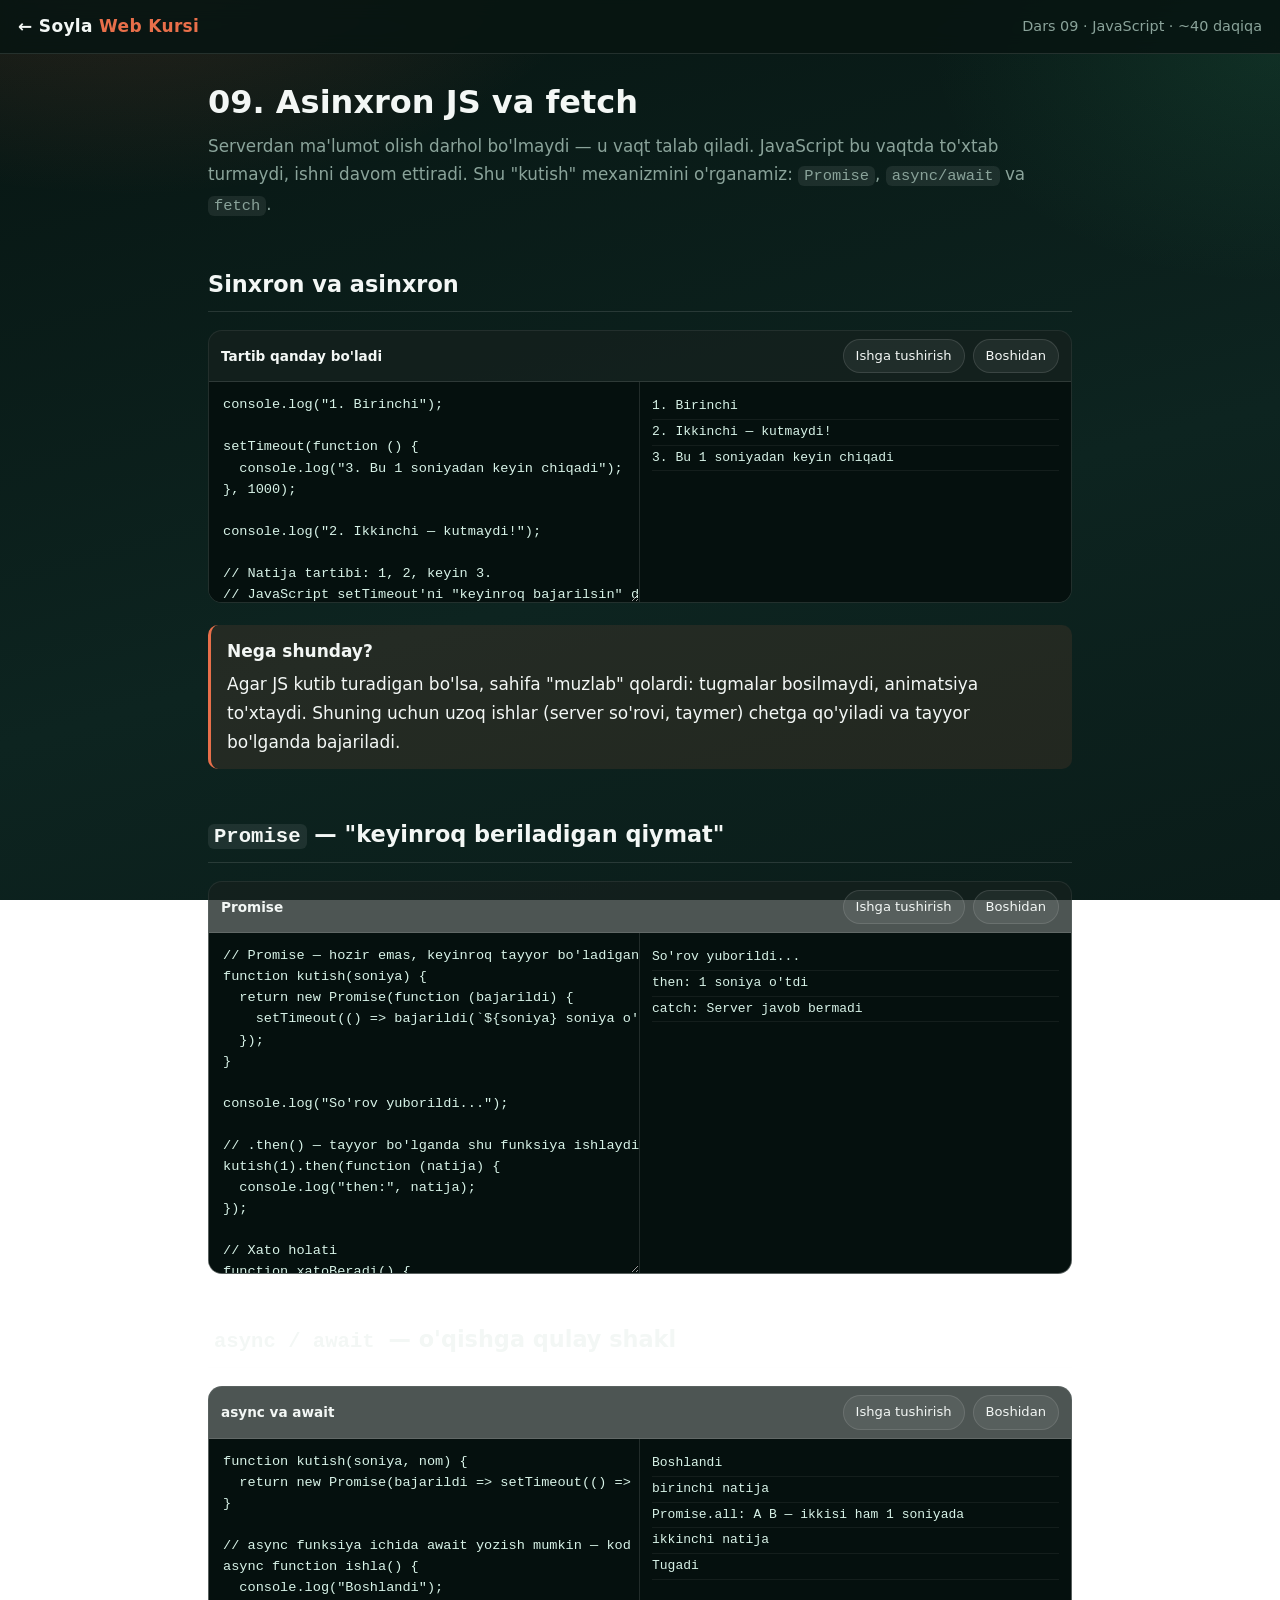
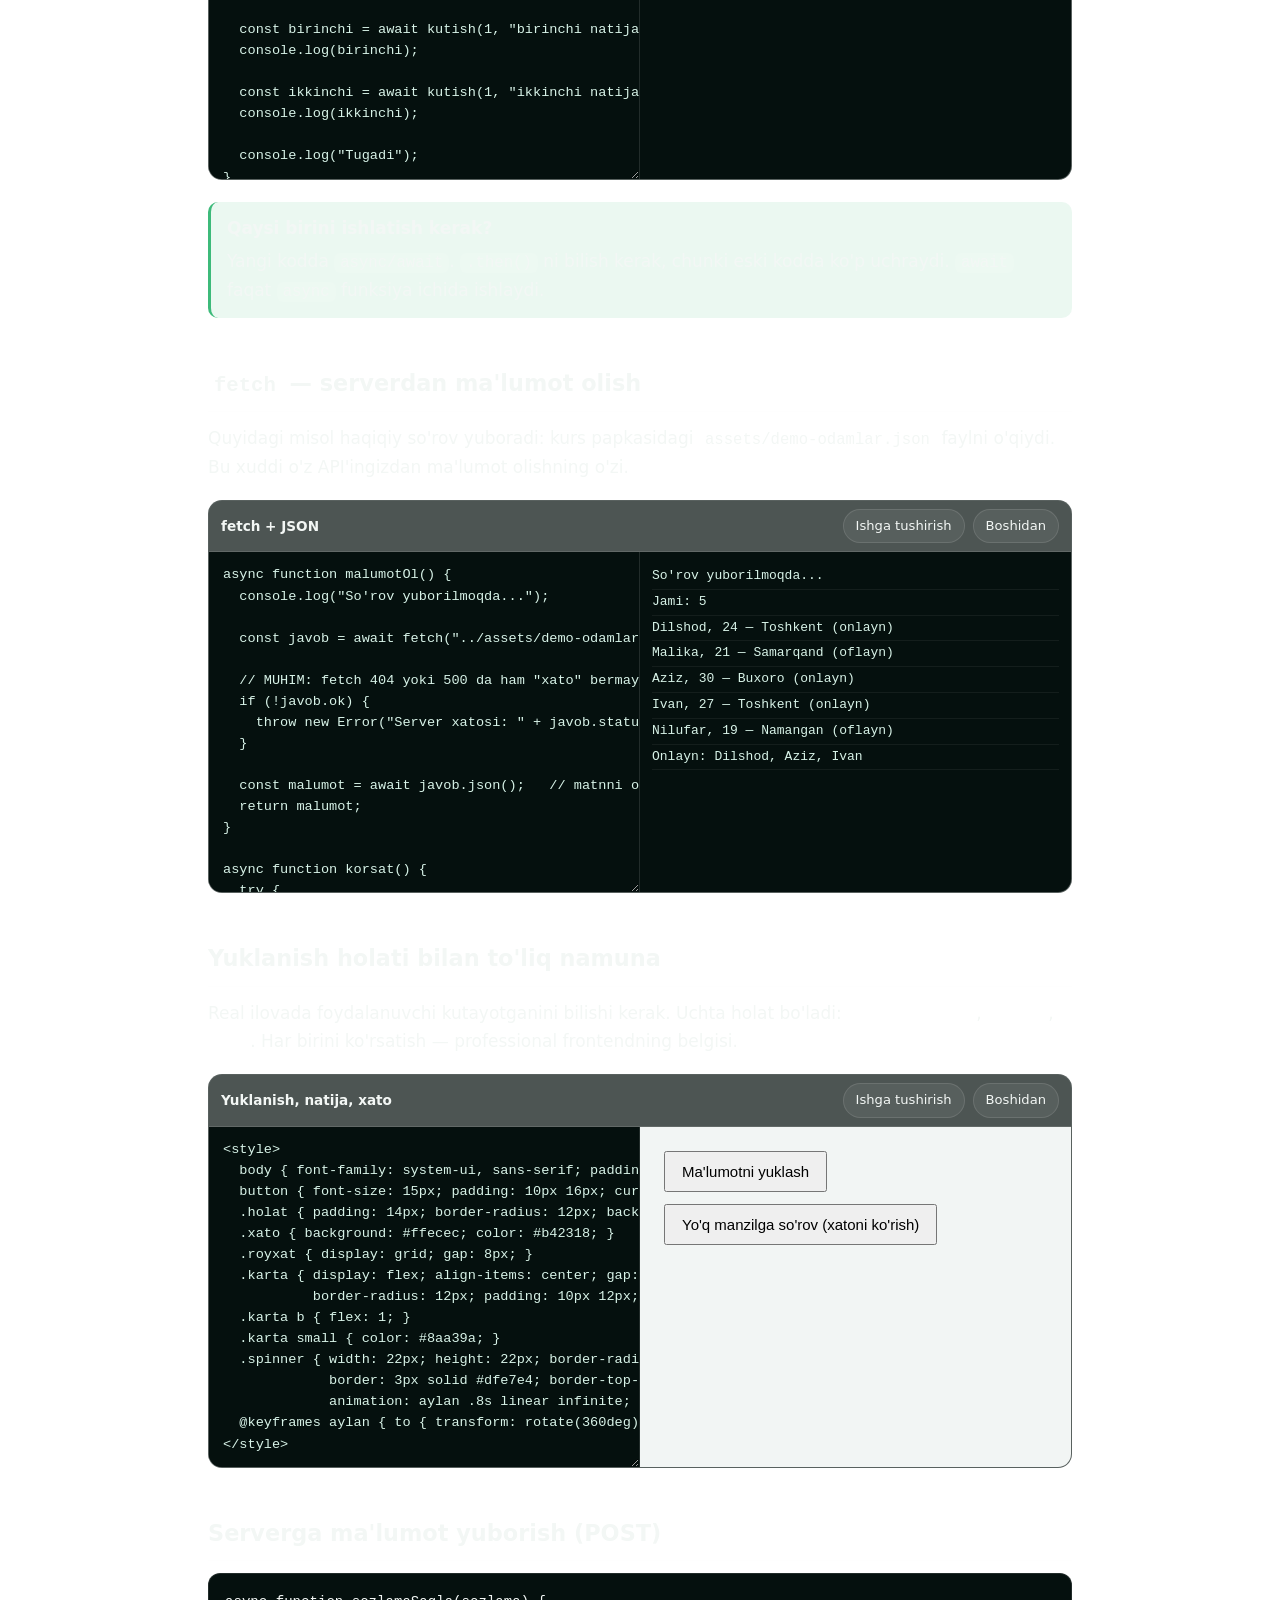
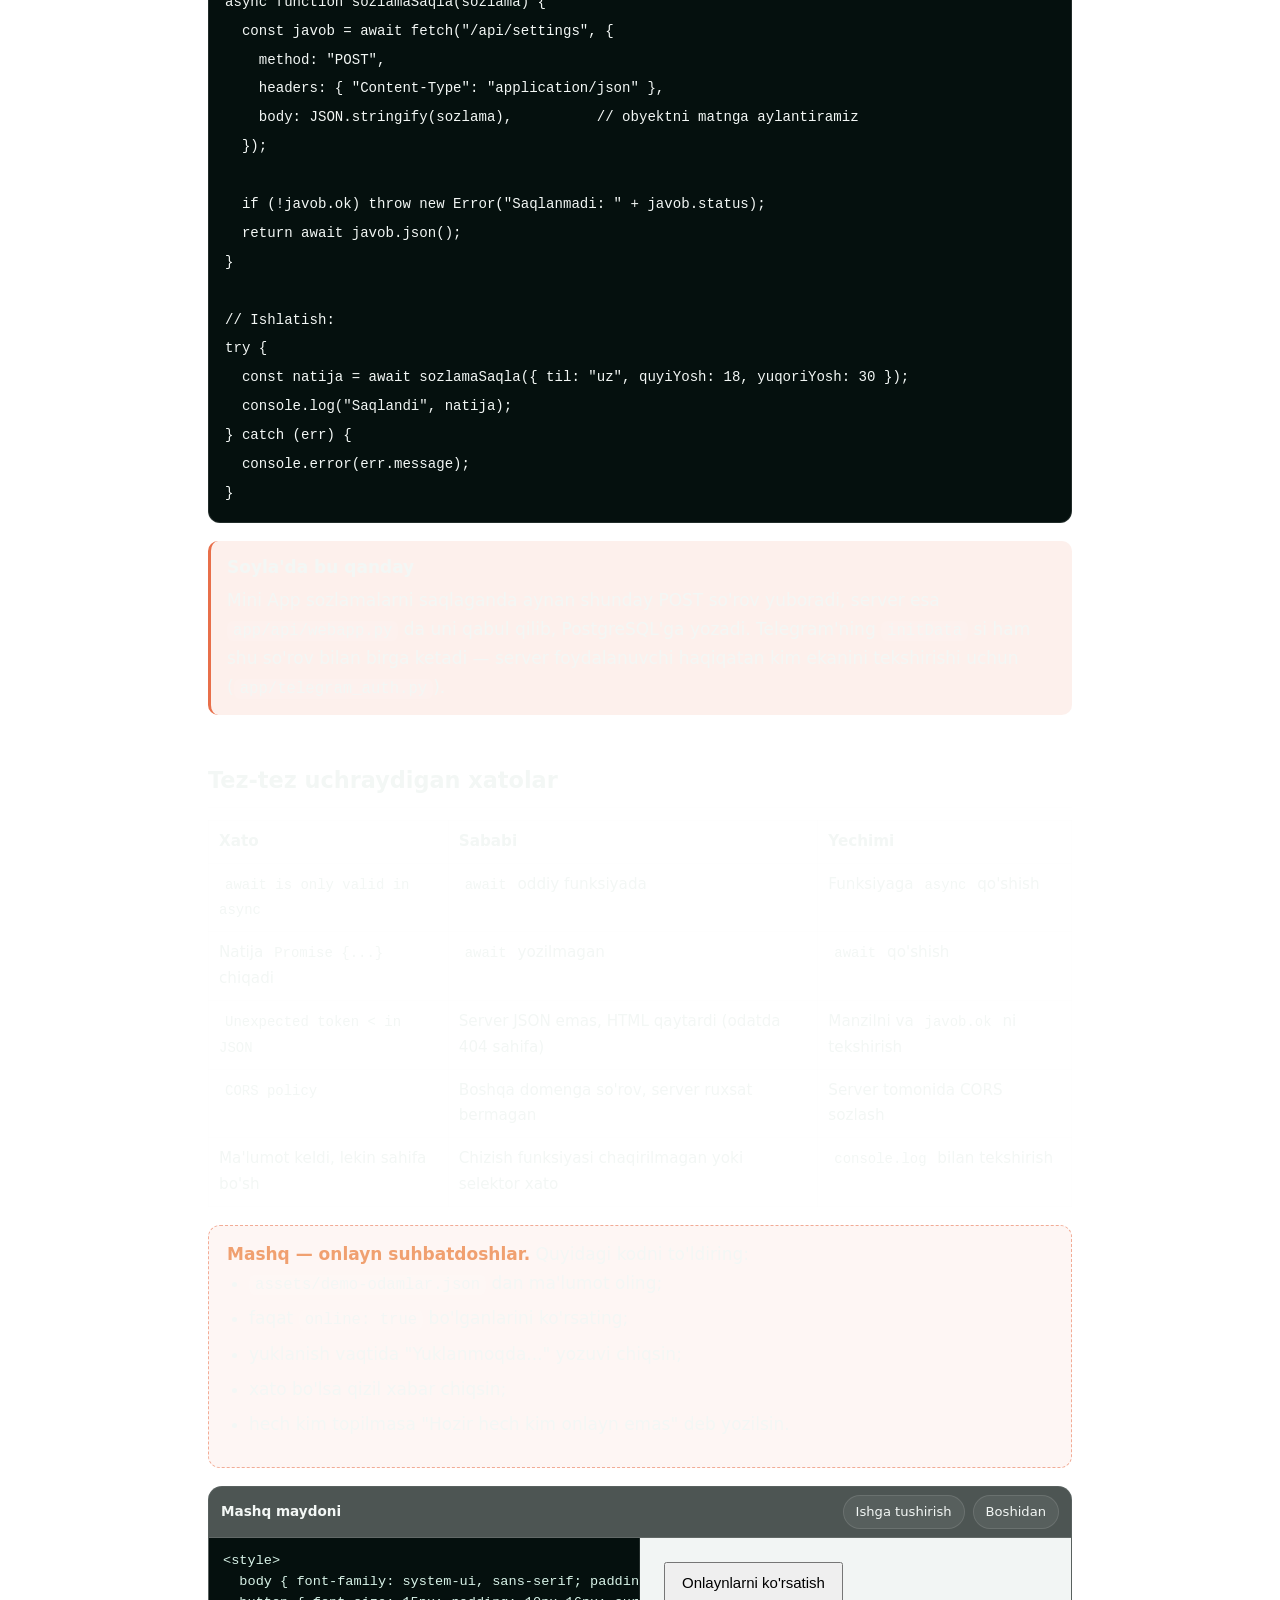
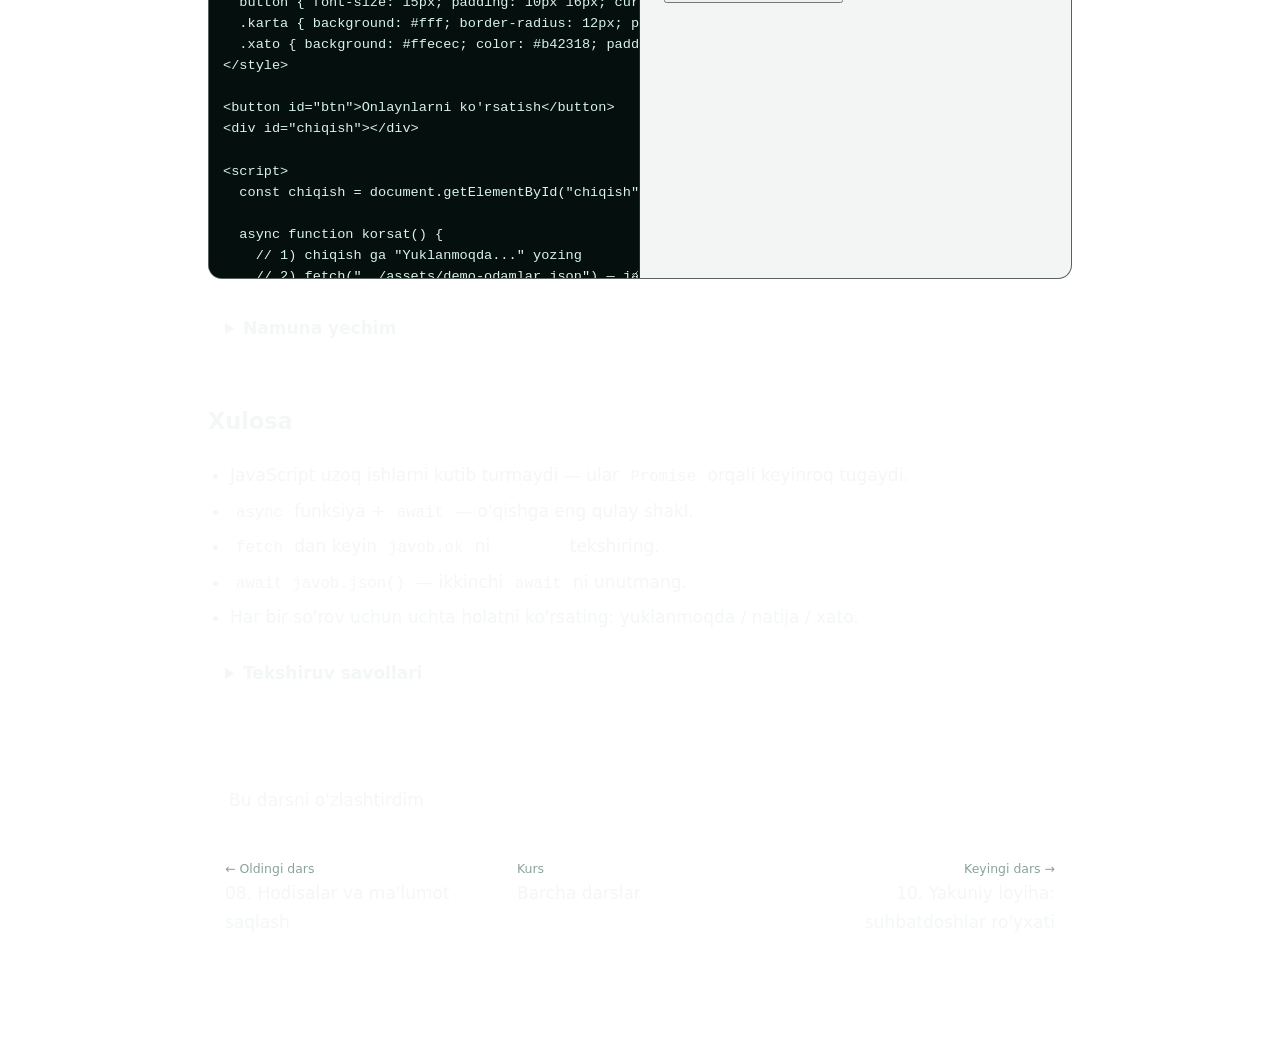
<file: learn/lessons/09-js-async-fetch.html>
<!DOCTYPE html>
<html lang="uz">
<head>
<meta charset="UTF-8">
<meta name="viewport" content="width=device-width, initial-scale=1.0">
<title>09. Asinxron JS va fetch — Soyla Web Kursi</title>
<link rel="stylesheet" href="../assets/course.css">
</head>
<body data-lesson="09">

<div class="topbar">
  <a class="brand" href="../index.html">← Soyla <span>Web Kursi</span></a>
  <div class="spacer"></div>
  <span class="crumb"></span>
</div>

<div class="wrap">

<h1>09. Asinxron JS va fetch</h1>
<p class="lead">
  Serverdan ma'lumot olish darhol bo'lmaydi — u vaqt talab qiladi. JavaScript bu vaqtda
  to'xtab turmaydi, ishni davom ettiradi. Shu "kutish" mexanizmini o'rganamiz:
  <code>Promise</code>, <code>async/await</code> va <code>fetch</code>.
</p>

<h2>Sinxron va asinxron</h2>

<div class="pg" data-mode="js" data-title="Tartib qanday bo'ladi">
<textarea>
  console.log("1. Birinchi");

  setTimeout(function () {
    console.log("3. Bu 1 soniyadan keyin chiqadi");
  }, 1000);

  console.log("2. Ikkinchi — kutmaydi!");

  // Natija tartibi: 1, 2, keyin 3.
  // JavaScript setTimeout'ni "keyinroq bajarilsin" deb chetga qo'yadi.
</textarea>
</div>

<div class="note">
  <b>Nega shunday?</b>
  Agar JS kutib turadigan bo'lsa, sahifa "muzlab" qolardi: tugmalar bosilmaydi, animatsiya to'xtaydi.
  Shuning uchun uzoq ishlar (server so'rovi, taymer) chetga qo'yiladi va tayyor bo'lganda bajariladi.
</div>

<h2><code>Promise</code> — "keyinroq beriladigan qiymat"</h2>

<div class="pg" data-mode="js" data-title="Promise" data-tall>
<textarea>
  // Promise — hozir emas, keyinroq tayyor bo'ladigan natija.
  function kutish(soniya) {
    return new Promise(function (bajarildi) {
      setTimeout(() => bajarildi(`${soniya} soniya o'tdi`), soniya * 1000);
    });
  }

  console.log("So'rov yuborildi...");

  // .then() — tayyor bo'lganda shu funksiya ishlaydi
  kutish(1).then(function (natija) {
    console.log("then:", natija);
  });

  // Xato holati
  function xatoBeradi() {
    return new Promise(function (bajarildi, xato) {
      setTimeout(() => xato(new Error("Server javob bermadi")), 1500);
    });
  }

  xatoBeradi()
    .then(natija => console.log("bu chiqmaydi"))
    .catch(err => console.log("catch:", err.message));
</textarea>
</div>

<h2><code>async / await</code> — o'qishga qulay shakl</h2>

<div class="pg" data-mode="js" data-title="async va await" data-tall>
<textarea>
  function kutish(soniya, nom) {
    return new Promise(bajarildi => setTimeout(() => bajarildi(nom), soniya * 1000));
  }

  // async funksiya ichida await yozish mumkin — kod "yuqoridan pastga" o'qiladi
  async function ishla() {
    console.log("Boshlandi");

    const birinchi = await kutish(1, "birinchi natija");
    console.log(birinchi);

    const ikkinchi = await kutish(1, "ikkinchi natija");
    console.log(ikkinchi);

    console.log("Tugadi");
  }

  ishla();

  // Ikkalasini BIR VAQTDA kutish (tezroq!)
  async function parallel() {
    const [a, b] = await Promise.all([
      kutish(1, "A"),
      kutish(1, "B"),
    ]);
    console.log("Promise.all:", a, b, "— ikkisi ham 1 soniyada");
  }

  parallel();
</textarea>
</div>

<div class="tip">
  <b>Qaysi birini ishlatish kerak?</b>
  Yangi kodda <code>async/await</code>. <code>.then()</code> ni bilish kerak, chunki eski kodda ko'p uchraydi.
  <code>await</code> faqat <code>async</code> funksiya ichida ishlaydi.
</div>

<h2><code>fetch</code> — serverdan ma'lumot olish</h2>
<p>
  Quyidagi misol haqiqiy so'rov yuboradi: kurs papkasidagi
  <code>assets/demo-odamlar.json</code> faylni o'qiydi. Bu xuddi o'z API'ingizdan
  ma'lumot olishning o'zi.
</p>

<div class="pg" data-mode="js" data-title="fetch + JSON" data-tall>
<textarea>
  async function malumotOl() {
    console.log("So'rov yuborilmoqda...");

    const javob = await fetch("../assets/demo-odamlar.json");

    // MUHIM: fetch 404 yoki 500 da ham "xato" bermaydi — o'zimiz tekshiramiz
    if (!javob.ok) {
      throw new Error("Server xatosi: " + javob.status);
    }

    const malumot = await javob.json();   // matnni obyektga aylantiradi
    return malumot;
  }

  async function korsat() {
    try {
      const malumot = await malumotOl();

      console.log("Jami:", malumot.jami);

      malumot.odamlar.forEach(function (odam) {
        console.log(`${odam.ism}, ${odam.yosh} — ${odam.shahar} (${odam.online ? "onlayn" : "oflayn"})`);
      });

      const onlaynlar = malumot.odamlar.filter(odam => odam.online);
      console.log("Onlayn:", onlaynlar.map(o => o.ism).join(", "));

    } catch (err) {
      console.error("Xato:", err.message);
    }
  }

  korsat();
</textarea>
</div>

<h2>Yuklanish holati bilan to'liq namuna</h2>
<p>
  Real ilovada foydalanuvchi kutayotganini bilishi kerak. Uchta holat bo'ladi:
  <strong>yuklanmoqda</strong>, <strong>tayyor</strong>, <strong>xato</strong>.
  Har birini ko'rsatish — professional frontendning belgisi.
</p>

<div class="pg" data-title="Yuklanish, natija, xato" data-tall>
<textarea>
  <style>
    body { font-family: system-ui, sans-serif; padding: 16px; background: #f2f5f4; }
    button { font-size: 15px; padding: 10px 16px; cursor: pointer; margin: 0 6px 12px 0; }
    .holat { padding: 14px; border-radius: 12px; background: #fff; }
    .xato { background: #ffecec; color: #b42318; }
    .royxat { display: grid; gap: 8px; }
    .karta { display: flex; align-items: center; gap: 10px; background: #fff;
             border-radius: 12px; padding: 10px 12px; box-shadow: 0 4px 12px rgba(0,0,0,.06); }
    .karta b { flex: 1; }
    .karta small { color: #8aa39a; }
    .spinner { width: 22px; height: 22px; border-radius: 50%; display: inline-block;
               border: 3px solid #dfe7e4; border-top-color: #e86f4a;
               animation: aylan .8s linear infinite; vertical-align: middle; margin-right: 8px; }
    @keyframes aylan { to { transform: rotate(360deg); } }
  </style>

  <button id="yukla">Ma'lumotni yuklash</button>
  <button id="xatoli">Yo'q manzilga so'rov (xatoni ko'rish)</button>

  <div id="chiqish"></div>

  <script>
    const chiqish = document.getElementById("chiqish");

    function yuklanmoqda() {
      chiqish.innerHTML = '<div class="holat"><span class="spinner"></span>Yuklanmoqda...</div>';
    }

    function xatoKorsat(xabar) {
      chiqish.innerHTML = "";
      const div = document.createElement("div");
      div.className = "holat xato";
      div.textContent = "Xato: " + xabar;
      chiqish.append(div);
    }

    function royxatChiz(odamlar) {
      chiqish.innerHTML = "";
      const box = document.createElement("div");
      box.className = "royxat";

      odamlar.forEach(function (odam) {
        const karta = document.createElement("div");
        karta.className = "karta";

        const nom = document.createElement("b");
        nom.textContent = `${odam.ism}, ${odam.yosh}`;

        const joy = document.createElement("small");
        joy.textContent = `${odam.shahar} · ${odam.online ? "onlayn" : "oflayn"}`;

        karta.append(nom, joy);
        box.append(karta);
      });

      chiqish.append(box);
    }

    async function yukla(manzil) {
      yuklanmoqda();
      try {
        const javob = await fetch(manzil);
        if (!javob.ok) throw new Error("HTTP " + javob.status);
        const malumot = await javob.json();
        royxatChiz(malumot.odamlar);
      } catch (err) {
        xatoKorsat(err.message);
      }
    }

    document.getElementById("yukla").addEventListener("click", function () {
      yukla("../assets/demo-odamlar.json");
    });

    document.getElementById("xatoli").addEventListener("click", function () {
      yukla("../assets/bunday-fayl-yoq.json");
    });
  </script>
</textarea>
</div>

<h2>Serverga ma'lumot yuborish (POST)</h2>
<pre><code>async function sozlamaSaqla(sozlama) {
  const javob = await fetch("/api/settings", {
    method: "POST",
    headers: { "Content-Type": "application/json" },
    body: JSON.stringify(sozlama),          // obyektni matnga aylantiramiz
  });

  if (!javob.ok) throw new Error("Saqlanmadi: " + javob.status);
  return await javob.json();
}

// Ishlatish:
try {
  const natija = await sozlamaSaqla({ til: "uz", quyiYosh: 18, yuqoriYosh: 30 });
  console.log("Saqlandi", natija);
} catch (err) {
  console.error(err.message);
}</code></pre>

<div class="note">
  <b>Soyla'da bu qanday</b>
  Mini App sozlamalarni saqlaganda aynan shunday POST so'rov yuboradi, server esa
  <code>app/api/webapp.py</code> da uni qabul qilib, PostgreSQL'ga yozadi.
  Telegram'ning <code>initData</code> si ham shu so'rov bilan birga ketadi —
  server foydalanuvchi haqiqatan kim ekanini tekshirishi uchun (<code>app/telegram_auth.py</code>).
</div>

<h2>Tez-tez uchraydigan xatolar</h2>
<table>
  <tr><th>Xato</th><th>Sababi</th><th>Yechimi</th></tr>
  <tr><td><code>await is only valid in async</code></td><td><code>await</code> oddiy funksiyada</td><td>Funksiyaga <code>async</code> qo'shish</td></tr>
  <tr><td>Natija <code>Promise {...}</code> chiqadi</td><td><code>await</code> yozilmagan</td><td><code>await</code> qo'shish</td></tr>
  <tr><td><code>Unexpected token &lt; in JSON</code></td><td>Server JSON emas, HTML qaytardi (odatda 404 sahifa)</td><td>Manzilni va <code>javob.ok</code> ni tekshirish</td></tr>
  <tr><td><code>CORS policy</code></td><td>Boshqa domenga so'rov, server ruxsat bermagan</td><td>Server tomonida CORS sozlash</td></tr>
  <tr><td>Ma'lumot keldi, lekin sahifa bo'sh</td><td>Chizish funksiyasi chaqirilmagan yoki selektor xato</td><td><code>console.log</code> bilan tekshirish</td></tr>
</table>

<div class="task">
  <b>Mashq — onlayn suhbatdoshlar.</b>
  Quyidagi kodni to'ldiring:
  <ul>
    <li><code>assets/demo-odamlar.json</code> dan ma'lumot oling;</li>
    <li>faqat <code>online: true</code> bo'lganlarini ko'rsating;</li>
    <li>yuklanish vaqtida "Yuklanmoqda..." yozuvi chiqsin;</li>
    <li>xato bo'lsa qizil xabar chiqsin;</li>
    <li>hech kim topilmasa "Hozir hech kim onlayn emas" deb yozilsin.</li>
  </ul>
</div>

<div class="pg" data-title="Mashq maydoni" data-tall>
<textarea>
  <style>
    body { font-family: system-ui, sans-serif; padding: 16px; background: #f2f5f4; }
    button { font-size: 15px; padding: 10px 16px; cursor: pointer; margin-bottom: 12px; }
    .karta { background: #fff; border-radius: 12px; padding: 10px 14px; margin-bottom: 8px; }
    .xato { background: #ffecec; color: #b42318; padding: 12px; border-radius: 12px; }
  </style>

  <button id="btn">Onlaynlarni ko'rsatish</button>
  <div id="chiqish"></div>

  <script>
    const chiqish = document.getElementById("chiqish");

    async function korsat() {
      // 1) chiqish ga "Yuklanmoqda..." yozing
      // 2) fetch("../assets/demo-odamlar.json") — javob.ok ni tekshiring
      // 3) javob.json() dan odamlarni oling va online bo'yicha filter qiling
      // 4) har biri uchun .karta div yasab chiqishga qo'shing
      // 5) try/catch bilan xatoni ushlang
    }

    document.getElementById("btn").addEventListener("click", korsat);
  </script>
</textarea>
</div>

<details>
  <summary>Namuna yechim</summary>
<pre><code>async function korsat() {
  chiqish.textContent = "Yuklanmoqda...";

  try {
    const javob = await fetch("../assets/demo-odamlar.json");
    if (!javob.ok) throw new Error("HTTP " + javob.status);

    const malumot = await javob.json();
    const onlaynlar = malumot.odamlar.filter(odam =&gt; odam.online);

    chiqish.innerHTML = "";

    if (onlaynlar.length === 0) {
      chiqish.textContent = "Hozir hech kim onlayn emas";
      return;
    }

    onlaynlar.forEach(function (odam) {
      const karta = document.createElement("div");
      karta.className = "karta";
      karta.textContent = `${odam.ism}, ${odam.yosh} — ${odam.shahar}`;
      chiqish.append(karta);
    });

  } catch (err) {
    chiqish.innerHTML = "";
    const xato = document.createElement("div");
    xato.className = "xato";
    xato.textContent = "Xato: " + err.message;
    chiqish.append(xato);
  }
}</code></pre>
</details>

<h2>Xulosa</h2>
<ul>
  <li>JavaScript uzoq ishlarni kutib turmaydi — ular <code>Promise</code> orqali keyinroq tugaydi.</li>
  <li><code>async</code> funksiya + <code>await</code> — o'qishga eng qulay shakl.</li>
  <li><code>fetch</code> dan keyin <code>javob.ok</code> ni <strong>albatta</strong> tekshiring.</li>
  <li><code>await javob.json()</code> — ikkinchi <code>await</code> ni unutmang.</li>
  <li>Har bir so'rov uchun uchta holatni ko'rsating: yuklanmoqda / natija / xato.</li>
</ul>

<details>
  <summary>Tekshiruv savollari</summary>
  <p><strong>1. <code>fetch</code> 404 qaytarsa, <code>catch</code> ishlaydimi?</strong><br>
  Yo'q. <code>javob.ok</code> ni o'zingiz tekshirib, <code>throw</code> qilishingiz kerak.</p>
  <p><strong>2. <code>const m = fetch(url)</code> da <code>m</code> nima bo'ladi?</strong><br>
  <code>Promise</code>. <code>await</code> yozish kerak.</p>
  <p><strong>3. Ikki so'rovni bir vaqtda yuborish uchun nima ishlatiladi?</strong><br>
  <code>Promise.all([...])</code>.</p>
</details>

<div class="lesson-foot"></div>

</div>

<script src="../assets/lessons.js"></script>
<script src="../assets/course.js"></script>
</body>
</html>
</file>
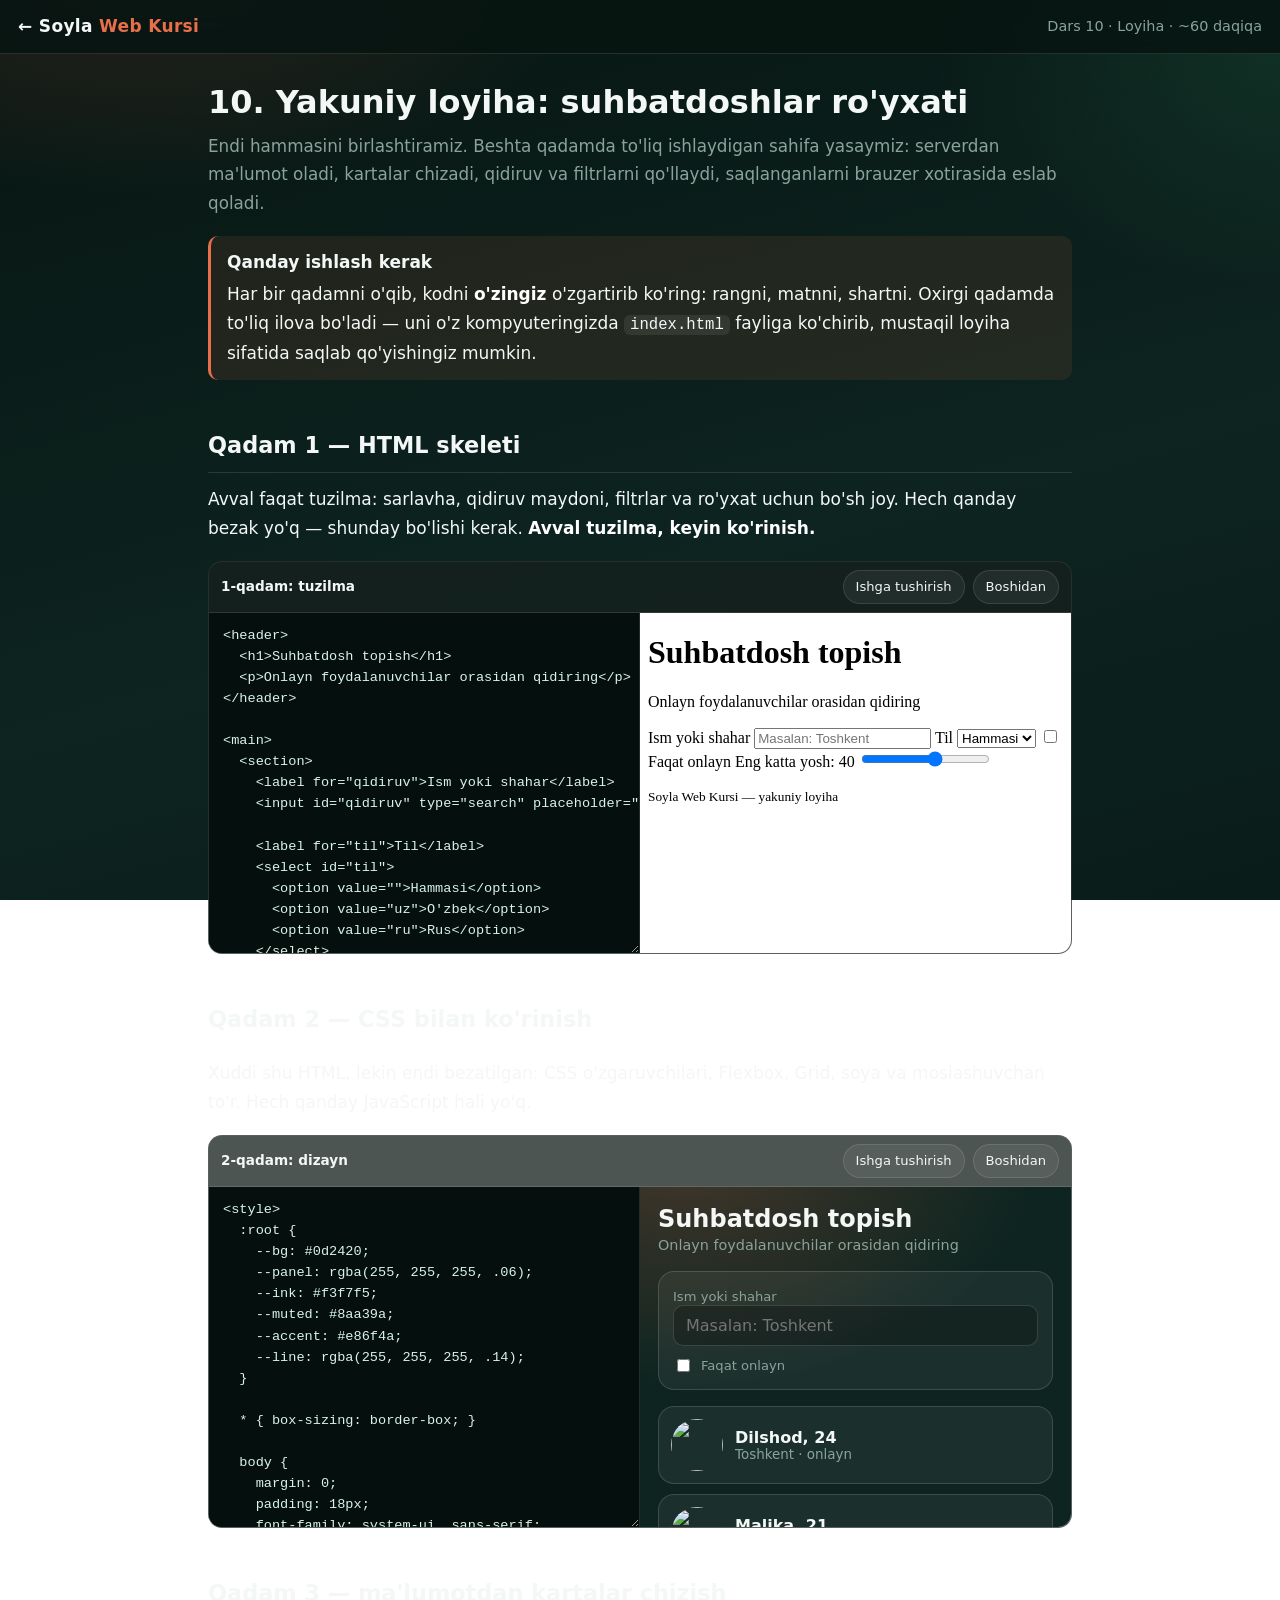
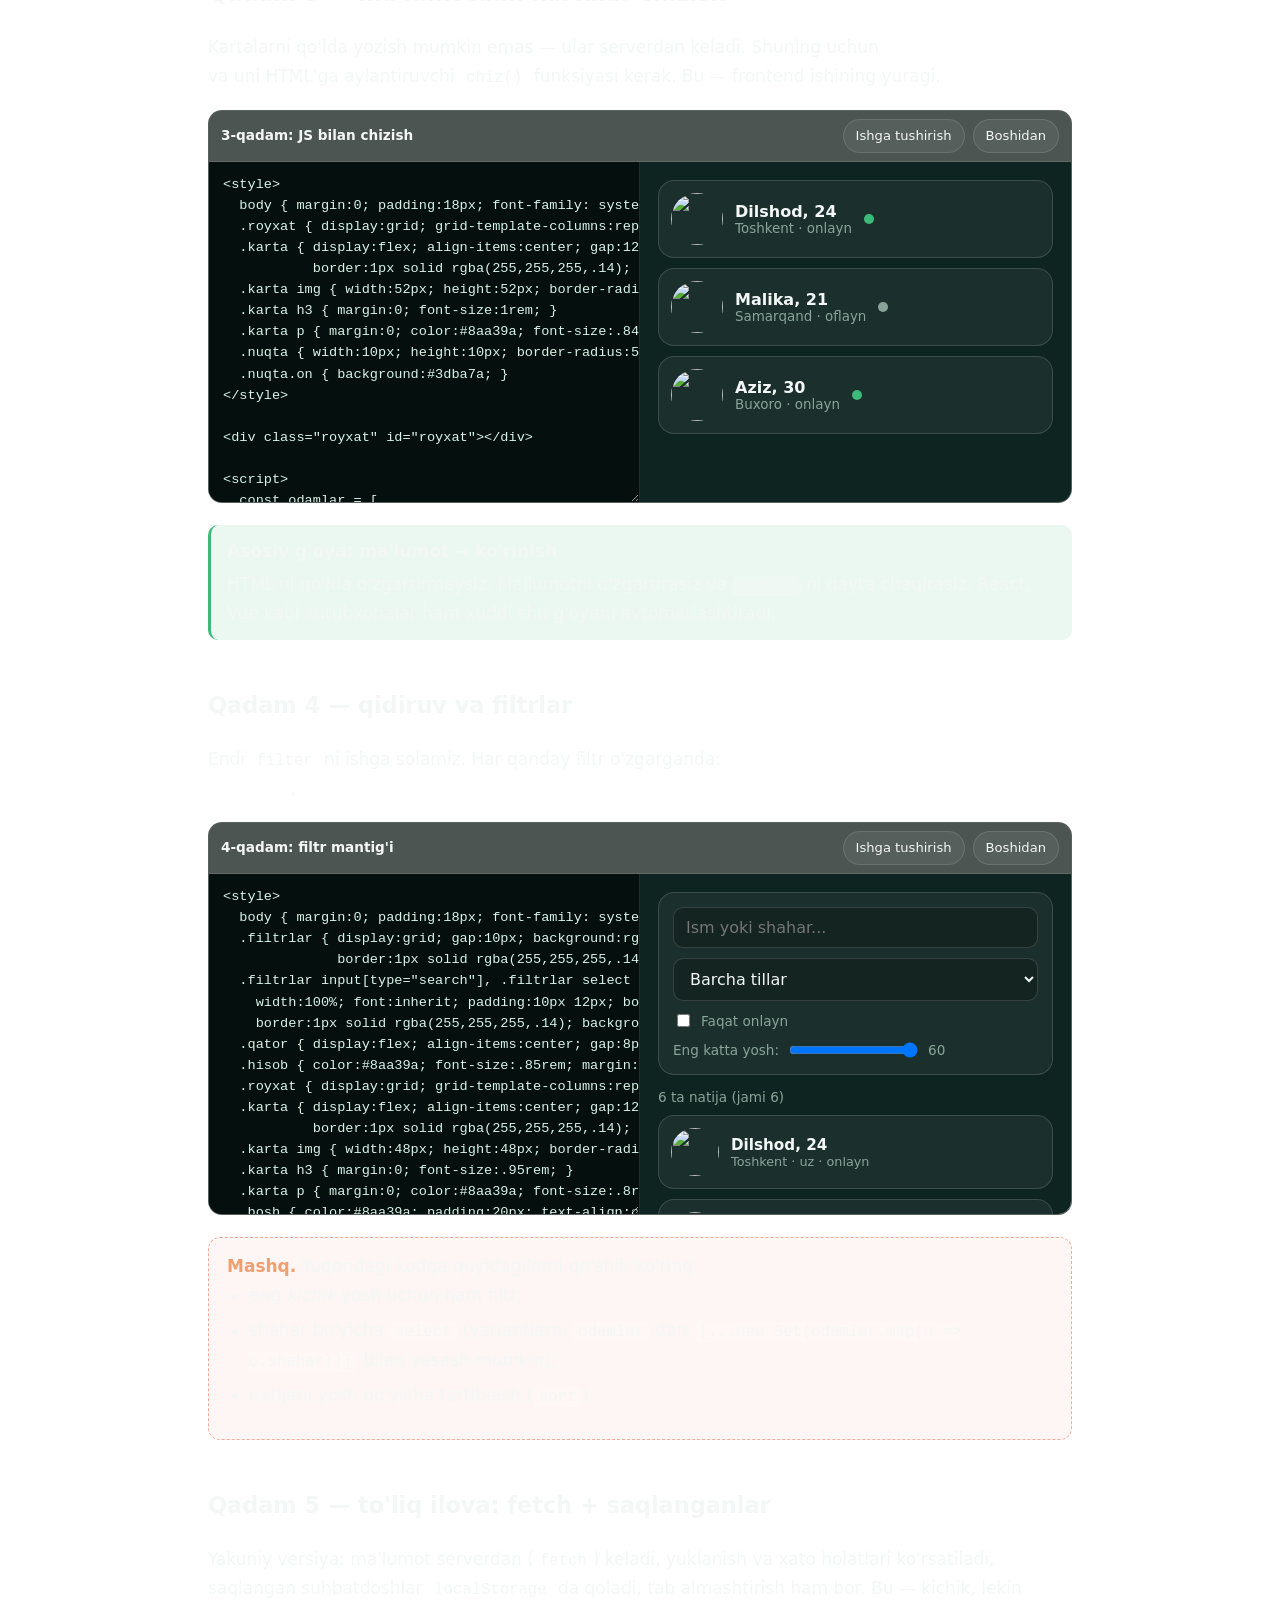
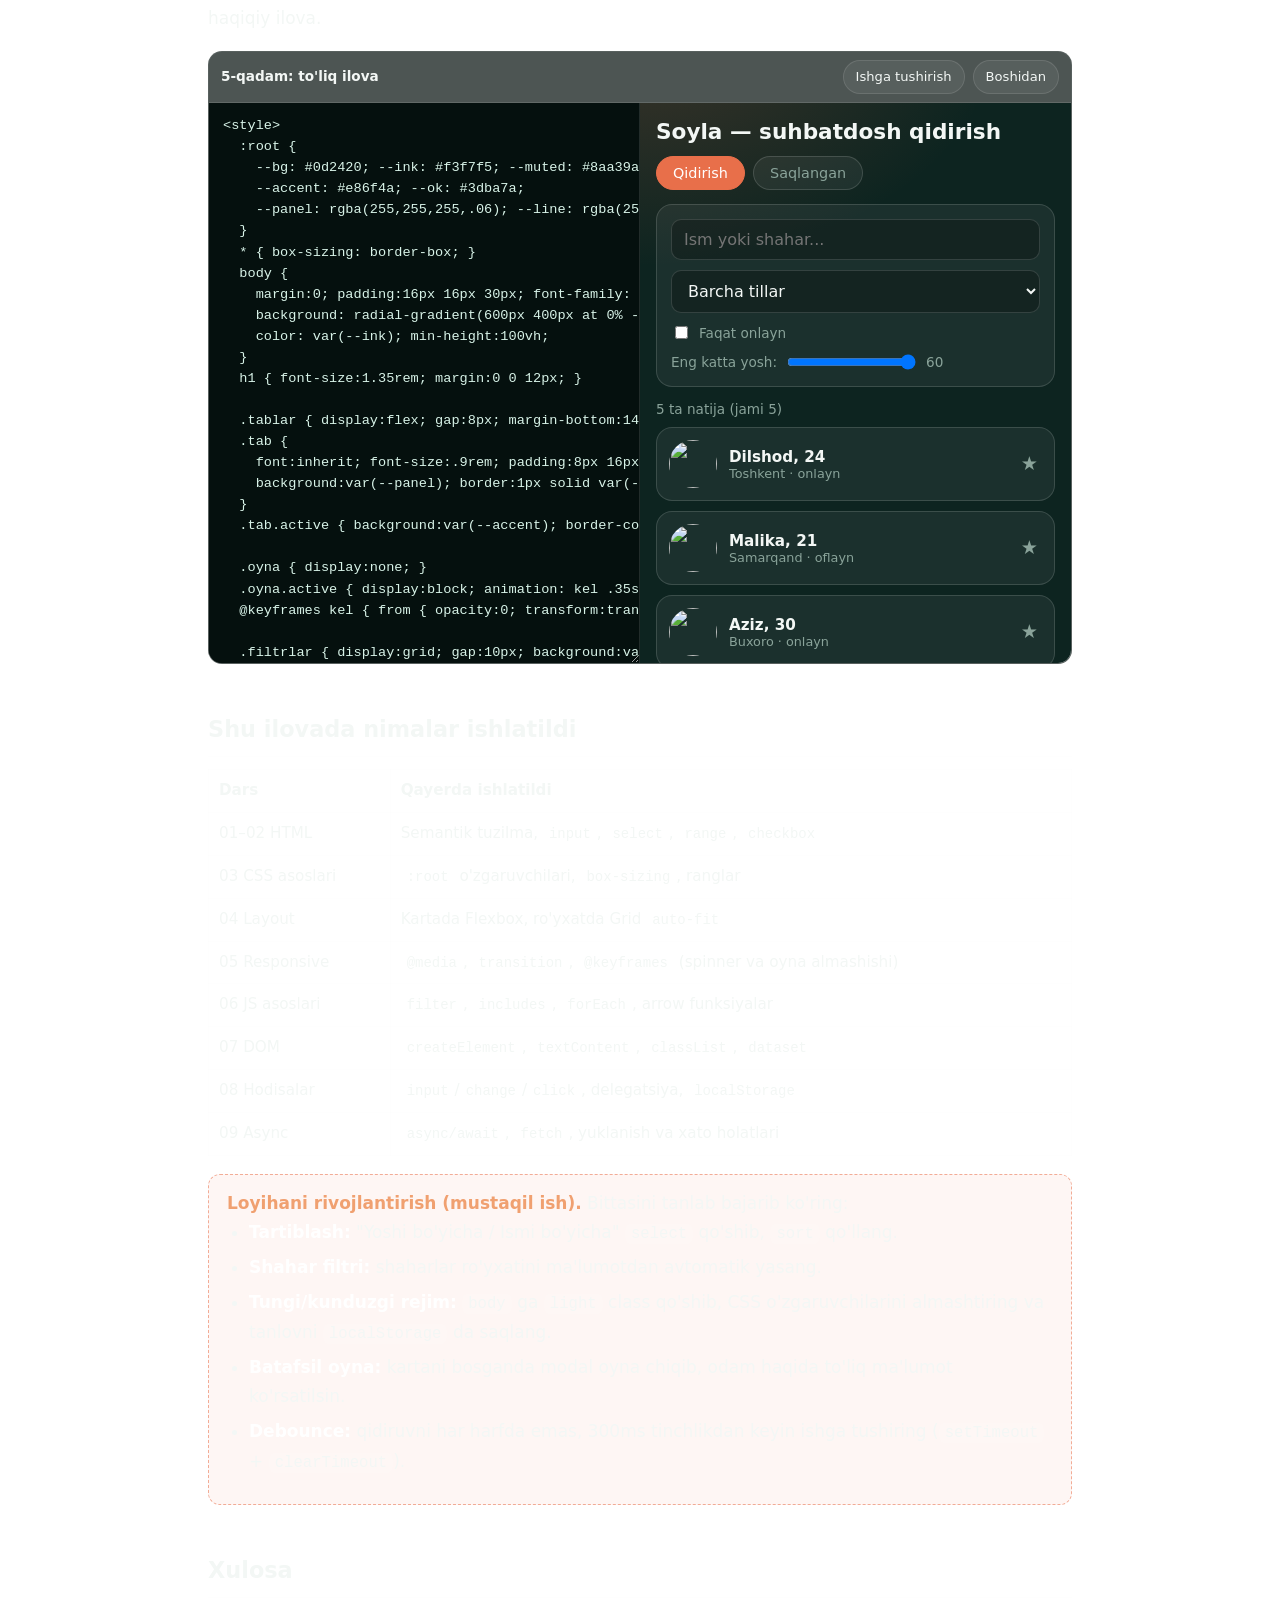
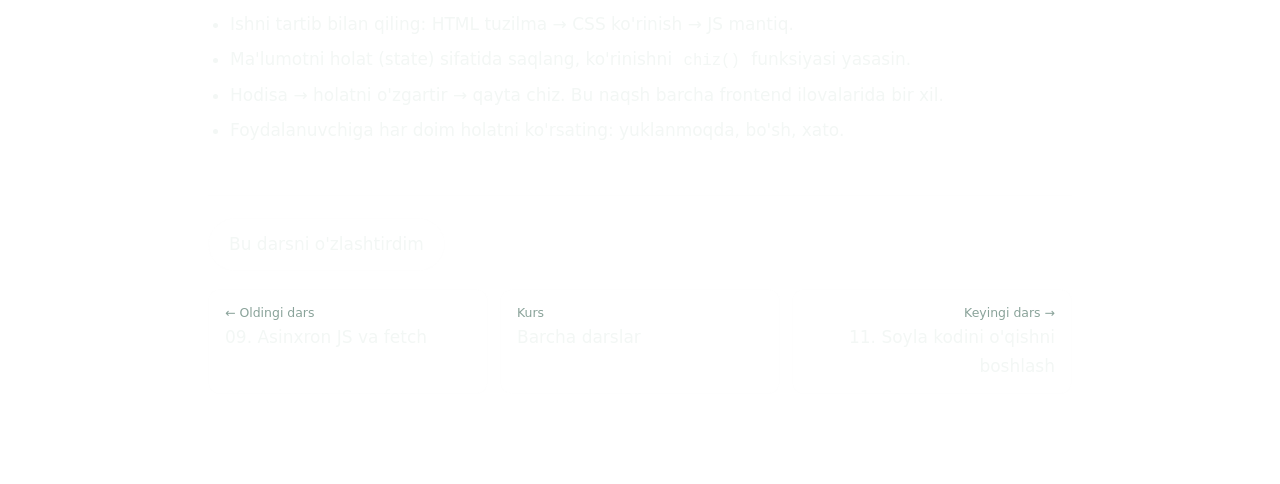
<file: learn/lessons/10-loyiha.html>
<!DOCTYPE html>
<html lang="uz">
<head>
<meta charset="UTF-8">
<meta name="viewport" content="width=device-width, initial-scale=1.0">
<title>10. Yakuniy loyiha — Soyla Web Kursi</title>
<link rel="stylesheet" href="../assets/course.css">
</head>
<body data-lesson="10">

<div class="topbar">
  <a class="brand" href="../index.html">← Soyla <span>Web Kursi</span></a>
  <div class="spacer"></div>
  <span class="crumb"></span>
</div>

<div class="wrap">

<h1>10. Yakuniy loyiha: suhbatdoshlar ro'yxati</h1>
<p class="lead">
  Endi hammasini birlashtiramiz. Beshta qadamda to'liq ishlaydigan sahifa yasaymiz:
  serverdan ma'lumot oladi, kartalar chizadi, qidiruv va filtrlarni qo'llaydi,
  saqlanganlarni brauzer xotirasida eslab qoladi.
</p>

<div class="note">
  <b>Qanday ishlash kerak</b>
  Har bir qadamni o'qib, kodni <strong>o'zingiz</strong> o'zgartirib ko'ring: rangni, matnni, shartni.
  Oxirgi qadamda to'liq ilova bo'ladi — uni o'z kompyuteringizda <code>index.html</code> fayliga
  ko'chirib, mustaqil loyiha sifatida saqlab qo'yishingiz mumkin.
</div>

<h2>Qadam 1 — HTML skeleti</h2>
<p>
  Avval faqat tuzilma: sarlavha, qidiruv maydoni, filtrlar va ro'yxat uchun bo'sh joy.
  Hech qanday bezak yo'q — shunday bo'lishi kerak. <strong>Avval tuzilma, keyin ko'rinish.</strong>
</p>

<div class="pg" data-title="1-qadam: tuzilma" data-tall>
<textarea>
  <header>
    <h1>Suhbatdosh topish</h1>
    <p>Onlayn foydalanuvchilar orasidan qidiring</p>
  </header>

  <main>
    <section>
      <label for="qidiruv">Ism yoki shahar</label>
      <input id="qidiruv" type="search" placeholder="Masalan: Toshkent">

      <label for="til">Til</label>
      <select id="til">
        <option value="">Hammasi</option>
        <option value="uz">O'zbek</option>
        <option value="ru">Rus</option>
      </select>

      <label>
        <input type="checkbox" id="faqatOnline"> Faqat onlayn
      </label>

      <label for="yosh">Eng katta yosh: <output id="yoshChiqish">40</output></label>
      <input type="range" id="yosh" min="12" max="60" value="40">
    </section>

    <p id="hisob"></p>
    <div id="royxat"></div>
  </main>

  <footer>
    <small>Soyla Web Kursi — yakuniy loyiha</small>
  </footer>
</textarea>
</div>

<h2>Qadam 2 — CSS bilan ko'rinish</h2>
<p>
  Xuddi shu HTML, lekin endi bezatilgan: CSS o'zgaruvchilari, Flexbox, Grid, soya va
  moslashuvchan to'r. Hech qanday JavaScript hali yo'q.
</p>

<div class="pg" data-title="2-qadam: dizayn" data-tall>
<textarea>
  <style>
    :root {
      --bg: #0d2420;
      --panel: rgba(255, 255, 255, .06);
      --ink: #f3f7f5;
      --muted: #8aa39a;
      --accent: #e86f4a;
      --line: rgba(255, 255, 255, .14);
    }

    * { box-sizing: border-box; }

    body {
      margin: 0;
      padding: 18px;
      font-family: system-ui, sans-serif;
      background: radial-gradient(600px 400px at 10% -10%, rgba(232,111,74,.25), transparent 60%), var(--bg);
      color: var(--ink);
      min-height: 100vh;
    }

    header h1 { margin: 0 0 4px; font-size: 1.5rem; }
    header p { margin: 0 0 18px; color: var(--muted); font-size: .9rem; }

    .filtrlar {
      display: grid;
      gap: 10px;
      background: var(--panel);
      border: 1px solid var(--line);
      border-radius: 16px;
      padding: 14px;
      margin-bottom: 16px;
    }
    .filtrlar label { font-size: .82rem; color: var(--muted); }
    .filtrlar input[type="search"], .filtrlar select {
      width: 100%;
      font: inherit;
      padding: 10px 12px;
      border-radius: 10px;
      border: 1px solid var(--line);
      background: rgba(0, 0, 0, .25);
      color: var(--ink);
    }
    .qator { display: flex; align-items: center; gap: 8px; }

    .karta {
      display: flex;
      align-items: center;
      gap: 12px;
      background: var(--panel);
      border: 1px solid var(--line);
      border-radius: 16px;
      padding: 12px;
      transition: transform .2s ease, border-color .2s ease;
    }
    .karta:hover { transform: translateY(-2px); border-color: var(--accent); }
    .karta img { width: 52px; height: 52px; border-radius: 50%; }
    .karta .matn { flex: 1; min-width: 0; }
    .karta h3 { margin: 0; font-size: 1rem; }
    .karta p { margin: 0; color: var(--muted); font-size: .84rem; }

    .royxat {
      display: grid;
      grid-template-columns: repeat(auto-fit, minmax(240px, 1fr));
      gap: 10px;
    }
  </style>

  <header>
    <h1>Suhbatdosh topish</h1>
    <p>Onlayn foydalanuvchilar orasidan qidiring</p>
  </header>

  <div class="filtrlar">
    <div>
      <label for="qidiruv">Ism yoki shahar</label>
      <input id="qidiruv" type="search" placeholder="Masalan: Toshkent">
    </div>
    <div class="qator">
      <input type="checkbox" id="faqatOnline">
      <label for="faqatOnline">Faqat onlayn</label>
    </div>
  </div>

  <div class="royxat">
    <div class="karta">
      <img src="https://picsum.photos/seed/p1/52/52" alt="">
      <div class="matn">
        <h3>Dilshod, 24</h3>
        <p>Toshkent · onlayn</p>
      </div>
    </div>
    <div class="karta">
      <img src="https://picsum.photos/seed/p2/52/52" alt="">
      <div class="matn">
        <h3>Malika, 21</h3>
        <p>Samarqand · oflayn</p>
      </div>
    </div>
  </div>
</textarea>
</div>

<h2>Qadam 3 — ma'lumotdan kartalar chizish</h2>
<p>
  Kartalarni qo'lda yozish mumkin emas — ular serverdan keladi. Shuning uchun
  <strong>ma'lumot massivi</strong> va uni HTML'ga aylantiruvchi <code>chiz()</code> funksiyasi kerak.
  Bu — frontend ishining yuragi.
</p>

<div class="pg" data-title="3-qadam: JS bilan chizish" data-tall>
<textarea>
  <style>
    body { margin:0; padding:18px; font-family: system-ui, sans-serif; background:#0d2420; color:#f3f7f5; }
    .royxat { display:grid; grid-template-columns:repeat(auto-fit,minmax(240px,1fr)); gap:10px; }
    .karta { display:flex; align-items:center; gap:12px; background:rgba(255,255,255,.06);
             border:1px solid rgba(255,255,255,.14); border-radius:16px; padding:12px; }
    .karta img { width:52px; height:52px; border-radius:50%; }
    .karta h3 { margin:0; font-size:1rem; }
    .karta p { margin:0; color:#8aa39a; font-size:.84rem; }
    .nuqta { width:10px; height:10px; border-radius:50%; background:#8aa39a; }
    .nuqta.on { background:#3dba7a; }
  </style>

  <div class="royxat" id="royxat"></div>

  <script>
    const odamlar = [
      { id:1, ism:"Dilshod", yosh:24, shahar:"Toshkent",  til:"uz", online:true,  rasm:"p1" },
      { id:2, ism:"Malika",  yosh:21, shahar:"Samarqand", til:"uz", online:false, rasm:"p2" },
      { id:3, ism:"Aziz",    yosh:30, shahar:"Buxoro",    til:"uz", online:true,  rasm:"p3" },
    ];

    const royxat = document.getElementById("royxat");

    // Bitta odamdan bitta karta yasaydi
    function kartaYasa(odam) {
      const karta = document.createElement("div");
      karta.className = "karta";

      const rasm = document.createElement("img");
      rasm.src = `https://picsum.photos/seed/${odam.rasm}/52/52`;
      rasm.alt = "";

      const matn = document.createElement("div");
      const nom = document.createElement("h3");
      nom.textContent = `${odam.ism}, ${odam.yosh}`;
      const tafsilot = document.createElement("p");
      tafsilot.textContent = `${odam.shahar} · ${odam.online ? "onlayn" : "oflayn"}`;
      matn.append(nom, tafsilot);

      const nuqta = document.createElement("span");
      nuqta.className = "nuqta" + (odam.online ? " on" : "");

      karta.append(rasm, matn, nuqta);
      return karta;
    }

    // Butun ro'yxatni qaytadan chizadi
    function chiz(malumot) {
      royxat.innerHTML = "";
      malumot.forEach(odam => royxat.append(kartaYasa(odam)));
    }

    chiz(odamlar);

    // Sinab ko'ring: odamlar massiviga to'rtinchi odamni qo'shing —
    // hech qanday HTML yozmasdan yangi karta paydo bo'ladi.
  </script>
</textarea>
</div>

<div class="tip">
  <b>Asosiy g'oya: ma'lumot → ko'rinish</b>
  HTML'ni qo'lda o'zgartirmaysiz. Ma'lumotni o'zgartirasiz va <code>chiz()</code> ni qayta chaqirasiz.
  React, Vue kabi kutubxonalar ham xuddi shu g'oyani avtomatlashtiradi.
</div>

<h2>Qadam 4 — qidiruv va filtrlar</h2>
<p>
  Endi <code>filter</code> ni ishga solamiz. Har qanday filtr o'zgarganda:
  <strong>ma'lumotni saralaymiz → qaytadan chizamiz</strong>.
</p>

<div class="pg" data-title="4-qadam: filtr mantig'i" data-tall>
<textarea>
  <style>
    body { margin:0; padding:18px; font-family: system-ui, sans-serif; background:#0d2420; color:#f3f7f5; }
    .filtrlar { display:grid; gap:10px; background:rgba(255,255,255,.06);
                border:1px solid rgba(255,255,255,.14); border-radius:16px; padding:14px; margin-bottom:14px; }
    .filtrlar input[type="search"], .filtrlar select {
      width:100%; font:inherit; padding:10px 12px; border-radius:10px;
      border:1px solid rgba(255,255,255,.14); background:rgba(0,0,0,.25); color:#f3f7f5; }
    .qator { display:flex; align-items:center; gap:8px; font-size:.85rem; color:#8aa39a; }
    .hisob { color:#8aa39a; font-size:.85rem; margin:0 0 10px; }
    .royxat { display:grid; grid-template-columns:repeat(auto-fit,minmax(230px,1fr)); gap:10px; }
    .karta { display:flex; align-items:center; gap:12px; background:rgba(255,255,255,.06);
             border:1px solid rgba(255,255,255,.14); border-radius:16px; padding:12px; }
    .karta img { width:48px; height:48px; border-radius:50%; }
    .karta h3 { margin:0; font-size:.95rem; }
    .karta p { margin:0; color:#8aa39a; font-size:.8rem; }
    .bosh { color:#8aa39a; padding:20px; text-align:center;
            border:1px dashed rgba(255,255,255,.2); border-radius:14px; }
  </style>

  <div class="filtrlar">
    <input id="qidiruv" type="search" placeholder="Ism yoki shahar...">
    <select id="til">
      <option value="">Barcha tillar</option>
      <option value="uz">O'zbek</option>
      <option value="ru">Rus</option>
    </select>
    <div class="qator">
      <input type="checkbox" id="faqatOnline">
      <label for="faqatOnline">Faqat onlayn</label>
    </div>
    <div class="qator">
      <label for="yosh">Eng katta yosh:</label>
      <input type="range" id="yosh" min="12" max="60" value="60">
      <output id="yoshChiqish">60</output>
    </div>
  </div>

  <p class="hisob" id="hisob"></p>
  <div class="royxat" id="royxat"></div>

  <script>
    const odamlar = [
      { id:1, ism:"Dilshod", yosh:24, shahar:"Toshkent",  til:"uz", online:true,  rasm:"p1" },
      { id:2, ism:"Malika",  yosh:21, shahar:"Samarqand", til:"uz", online:false, rasm:"p2" },
      { id:3, ism:"Aziz",    yosh:30, shahar:"Buxoro",    til:"uz", online:true,  rasm:"p3" },
      { id:4, ism:"Ivan",    yosh:27, shahar:"Toshkent",  til:"ru", online:true,  rasm:"p4" },
      { id:5, ism:"Nilufar", yosh:19, shahar:"Namangan",  til:"uz", online:false, rasm:"p5" },
      { id:6, ism:"Sardor",  yosh:45, shahar:"Andijon",   til:"uz", online:true,  rasm:"p6" },
    ];

    const el = {
      qidiruv: document.getElementById("qidiruv"),
      til: document.getElementById("til"),
      faqatOnline: document.getElementById("faqatOnline"),
      yosh: document.getElementById("yosh"),
      yoshChiqish: document.getElementById("yoshChiqish"),
      hisob: document.getElementById("hisob"),
      royxat: document.getElementById("royxat"),
    };

    function kartaYasa(odam) {
      const karta = document.createElement("div");
      karta.className = "karta";

      const rasm = document.createElement("img");
      rasm.src = `https://picsum.photos/seed/${odam.rasm}/48/48`;
      rasm.alt = "";

      const matn = document.createElement("div");
      const nom = document.createElement("h3");
      nom.textContent = `${odam.ism}, ${odam.yosh}`;
      const tafsilot = document.createElement("p");
      tafsilot.textContent = `${odam.shahar} · ${odam.til} · ${odam.online ? "onlayn" : "oflayn"}`;
      matn.append(nom, tafsilot);

      karta.append(rasm, matn);
      return karta;
    }

    // Filtrlarni o'qib, mos odamlarni qaytaradi
    function saralash() {
      const soz = el.qidiruv.value.trim().toLowerCase();
      const til = el.til.value;
      const faqatOnline = el.faqatOnline.checked;
      const yuqoriYosh = Number(el.yosh.value);

      return odamlar.filter(function (odam) {
        if (faqatOnline && !odam.online) return false;
        if (til && odam.til !== til) return false;
        if (odam.yosh > yuqoriYosh) return false;

        if (soz) {
          const matn = (odam.ism + " " + odam.shahar).toLowerCase();
          if (!matn.includes(soz)) return false;
        }
        return true;
      });
    }

    function chiz() {
      const natija = saralash();

      el.royxat.innerHTML = "";
      el.hisob.textContent = `${natija.length} ta natija (jami ${odamlar.length})`;

      if (natija.length === 0) {
        const bosh = document.createElement("div");
        bosh.className = "bosh";
        bosh.textContent = "Hech kim topilmadi. Filtrlarni yumshatib ko'ring.";
        el.royxat.append(bosh);
        return;
      }

      natija.forEach(odam => el.royxat.append(kartaYasa(odam)));
    }

    // Har qanday filtr o'zgarsa — qayta chizamiz
    el.qidiruv.addEventListener("input", chiz);
    el.til.addEventListener("change", chiz);
    el.faqatOnline.addEventListener("change", chiz);
    el.yosh.addEventListener("input", function () {
      el.yoshChiqish.textContent = el.yosh.value;
      chiz();
    });

    chiz();
  </script>
</textarea>
</div>

<div class="task">
  <b>Mashq.</b> Yuqoridagi kodga quyidagilarni qo'shib ko'ring:
  <ul>
    <li>eng <em>kichik</em> yosh uchun ham filtr;</li>
    <li>shahar bo'yicha <code>select</code> (variantlarni <code>odamlar</code> dan
        <code>[...new Set(odamlar.map(o =&gt; o.shahar))]</code> bilan yasash mumkin);</li>
    <li>natijani yosh bo'yicha tartiblash (<code>sort</code>).</li>
  </ul>
</div>

<h2>Qadam 5 — to'liq ilova: fetch + saqlanganlar</h2>
<p>
  Yakuniy versiya: ma'lumot serverdan (<code>fetch</code>) keladi, yuklanish va xato holatlari
  ko'rsatiladi, saqlangan suhbatdoshlar <code>localStorage</code> da qoladi, tab almashtirish ham bor.
  Bu — kichik, lekin haqiqiy ilova.
</p>

<div class="pg" data-title="5-qadam: to'liq ilova" data-xl>
<textarea>
  <style>
    :root {
      --bg: #0d2420; --ink: #f3f7f5; --muted: #8aa39a;
      --accent: #e86f4a; --ok: #3dba7a;
      --panel: rgba(255,255,255,.06); --line: rgba(255,255,255,.14);
    }
    * { box-sizing: border-box; }
    body {
      margin:0; padding:16px 16px 30px; font-family: system-ui, sans-serif;
      background: radial-gradient(600px 400px at 0% -10%, rgba(232,111,74,.22), transparent 60%), var(--bg);
      color: var(--ink); min-height:100vh;
    }
    h1 { font-size:1.35rem; margin:0 0 12px; }

    .tablar { display:flex; gap:8px; margin-bottom:14px; }
    .tab {
      font:inherit; font-size:.9rem; padding:8px 16px; border-radius:999px; cursor:pointer;
      background:var(--panel); border:1px solid var(--line); color:var(--muted);
    }
    .tab.active { background:var(--accent); border-color:var(--accent); color:#fff; }

    .oyna { display:none; }
    .oyna.active { display:block; animation: kel .35s ease both; }
    @keyframes kel { from { opacity:0; transform:translateY(8px); } to { opacity:1; transform:none; } }

    .filtrlar { display:grid; gap:10px; background:var(--panel); border:1px solid var(--line);
                border-radius:16px; padding:14px; margin-bottom:14px; }
    .filtrlar input[type="search"], .filtrlar select {
      width:100%; font:inherit; padding:10px 12px; border-radius:10px;
      border:1px solid var(--line); background:rgba(0,0,0,.25); color:var(--ink); }
    .qator { display:flex; align-items:center; gap:8px; font-size:.85rem; color:var(--muted); }
    .hisob { color:var(--muted); font-size:.85rem; margin:0 0 10px; }

    .royxat { display:grid; grid-template-columns:repeat(auto-fit,minmax(250px,1fr)); gap:10px; }
    .karta { display:flex; align-items:center; gap:12px; background:var(--panel);
             border:1px solid var(--line); border-radius:16px; padding:12px;
             transition: transform .2s ease, border-color .2s ease; }
    .karta:hover { transform:translateY(-2px); border-color:var(--accent); }
    .karta img { width:48px; height:48px; border-radius:50%; }
    .karta .matn { flex:1; min-width:0; }
    .karta h3 { margin:0; font-size:.95rem; }
    .karta p { margin:0; color:var(--muted); font-size:.8rem; }
    .yulduz { font:inherit; font-size:1.2rem; line-height:1; background:none; border:0;
              color:var(--muted); cursor:pointer; padding:4px; }
    .yulduz.on { color:#ffd465; }

    .holat { padding:18px; text-align:center; color:var(--muted);
             border:1px dashed var(--line); border-radius:14px; }
    .holat.xato { border-style:solid; border-color:#e5484d; color:#ffb4b4; }
    .spinner { width:22px; height:22px; border-radius:50%; display:inline-block; vertical-align:middle;
               border:3px solid rgba(255,255,255,.2); border-top-color:var(--accent);
               animation: aylan .8s linear infinite; margin-right:8px; }
    @keyframes aylan { to { transform: rotate(360deg); } }

    @media (max-width: 420px) {
      .royxat { grid-template-columns: 1fr; }
    }
  </style>

  <h1>Soyla — suhbatdosh qidirish</h1>

  <div class="tablar">
    <button class="tab active" data-oyna="qidiruvOyna">Qidirish</button>
    <button class="tab" data-oyna="saqlanganOyna">Saqlangan</button>
  </div>

  <!-- ——— Qidiruv oynasi ——— -->
  <section class="oyna active" id="qidiruvOyna">
    <div class="filtrlar">
      <input id="qidiruv" type="search" placeholder="Ism yoki shahar...">
      <select id="til">
        <option value="">Barcha tillar</option>
        <option value="uz">O'zbek</option>
        <option value="ru">Rus</option>
      </select>
      <div class="qator">
        <input type="checkbox" id="faqatOnline">
        <label for="faqatOnline">Faqat onlayn</label>
      </div>
      <div class="qator">
        <label for="yosh">Eng katta yosh:</label>
        <input type="range" id="yosh" min="12" max="60" value="60">
        <output id="yoshChiqish">60</output>
      </div>
    </div>

    <p class="hisob" id="hisob"></p>
    <div id="qidiruvNatija"></div>
  </section>

  <!-- ——— Saqlangan oynasi ——— -->
  <section class="oyna" id="saqlanganOyna">
    <div id="saqlanganNatija"></div>
  </section>

  <script>
    const KALIT = "soyla-kurs-saqlangan";

    let odamlar = [];                 // serverdan keladigan ma'lumot
    let saqlangan = yuklaSaqlangan(); // saqlangan id'lar massivi

    const el = {
      qidiruv: document.getElementById("qidiruv"),
      til: document.getElementById("til"),
      faqatOnline: document.getElementById("faqatOnline"),
      yosh: document.getElementById("yosh"),
      yoshChiqish: document.getElementById("yoshChiqish"),
      hisob: document.getElementById("hisob"),
      qidiruvNatija: document.getElementById("qidiruvNatija"),
      saqlanganNatija: document.getElementById("saqlanganNatija"),
    };

    /* ——— Xotira ——— */

    function yuklaSaqlangan() {
      try {
        return JSON.parse(localStorage.getItem(KALIT)) || [];
      } catch (err) {
        return [];
      }
    }

    function saqlaSaqlangan() {
      try {
        localStorage.setItem(KALIT, JSON.stringify(saqlangan));
      } catch (err) {
        /* xotira ishlamasa ham ilova ishlashda davom etadi */
      }
    }

    /* ——— Ko'rinish ——— */

    function kartaYasa(odam) {
      const karta = document.createElement("div");
      karta.className = "karta";
      karta.dataset.id = odam.id;

      const rasm = document.createElement("img");
      rasm.src = `https://picsum.photos/seed/soyla${odam.id}/48/48`;
      rasm.alt = "";

      const matn = document.createElement("div");
      matn.className = "matn";
      const nom = document.createElement("h3");
      nom.textContent = `${odam.ism}, ${odam.yosh}`;
      const tafsilot = document.createElement("p");
      tafsilot.textContent = `${odam.shahar} · ${odam.online ? "onlayn" : "oflayn"}`;
      matn.append(nom, tafsilot);

      const yulduz = document.createElement("button");
      yulduz.className = "yulduz" + (saqlangan.includes(odam.id) ? " on" : "");
      yulduz.dataset.amal = "saqla";
      yulduz.title = "Saqlash";
      yulduz.textContent = "★";

      karta.append(rasm, matn, yulduz);
      return karta;
    }

    function holatKorsat(host, matn, xato) {
      host.innerHTML = "";
      const div = document.createElement("div");
      div.className = "holat" + (xato ? " xato" : "");
      div.textContent = matn;
      host.append(div);
    }

    function royxatChiz(host, malumot, boshMatn) {
      host.innerHTML = "";
      if (malumot.length === 0) {
        holatKorsat(host, boshMatn);
        return;
      }
      const box = document.createElement("div");
      box.className = "royxat";
      malumot.forEach(odam => box.append(kartaYasa(odam)));
      host.append(box);
    }

    /* ——— Filtr ——— */

    function saralash() {
      const soz = el.qidiruv.value.trim().toLowerCase();
      const til = el.til.value;
      const faqatOnline = el.faqatOnline.checked;
      const yuqoriYosh = Number(el.yosh.value);

      return odamlar.filter(function (odam) {
        if (faqatOnline && !odam.online) return false;
        if (til && odam.til !== til) return false;
        if (odam.yosh > yuqoriYosh) return false;
        if (soz && !(odam.ism + " " + odam.shahar).toLowerCase().includes(soz)) return false;
        return true;
      });
    }

    function chizQidiruv() {
      const natija = saralash();
      el.hisob.textContent = `${natija.length} ta natija (jami ${odamlar.length})`;
      royxatChiz(el.qidiruvNatija, natija, "Hech kim topilmadi. Filtrlarni yumshatib ko'ring.");
    }

    function chizSaqlangan() {
      const natija = odamlar.filter(odam => saqlangan.includes(odam.id));
      royxatChiz(el.saqlanganNatija, natija, "Saqlangan suhbatdosh yo'q. Kartadagi ★ ni bosing.");
    }

    function chiz() {
      chizQidiruv();
      chizSaqlangan();
    }

    /* ——— Hodisalar ——— */

    el.qidiruv.addEventListener("input", chizQidiruv);
    el.til.addEventListener("change", chizQidiruv);
    el.faqatOnline.addEventListener("change", chizQidiruv);
    el.yosh.addEventListener("input", function () {
      el.yoshChiqish.textContent = el.yosh.value;
      chizQidiruv();
    });

    // Tab almashtirish
    document.querySelectorAll(".tab").forEach(function (tab) {
      tab.addEventListener("click", function () {
        document.querySelectorAll(".tab").forEach(t => t.classList.remove("active"));
        document.querySelectorAll(".oyna").forEach(o => o.classList.remove("active"));
        tab.classList.add("active");
        document.getElementById(tab.dataset.oyna).classList.add("active");
      });
    });

    // Yulduzchalar — delegatsiya bilan (ikki ro'yxat uchun bitta ishlovchi)
    document.addEventListener("click", function (event) {
      const tugma = event.target.closest('[data-amal="saqla"]');
      if (!tugma) return;

      const id = Number(tugma.closest(".karta").dataset.id);
      if (saqlangan.includes(id)) {
        saqlangan = saqlangan.filter(x => x !== id);
      } else {
        saqlangan.push(id);
      }
      saqlaSaqlangan();
      chiz();
    });

    /* ——— Ma'lumot olish ——— */

    async function boshla() {
      el.qidiruvNatija.innerHTML = '<div class="holat"><span class="spinner"></span>Yuklanmoqda...</div>';
      try {
        const javob = await fetch("../assets/demo-odamlar.json");
        if (!javob.ok) throw new Error("HTTP " + javob.status);

        const malumot = await javob.json();
        odamlar = malumot.odamlar;
        chiz();
      } catch (err) {
        holatKorsat(el.qidiruvNatija, "Ma'lumot yuklanmadi: " + err.message, true);
      }
    }

    boshla();
  </script>
</textarea>
</div>

<h2>Shu ilovada nimalar ishlatildi</h2>
<table>
  <tr><th>Dars</th><th>Qayerda ishlatildi</th></tr>
  <tr><td>01–02 HTML</td><td>Semantik tuzilma, <code>input</code>, <code>select</code>, <code>range</code>, <code>checkbox</code></td></tr>
  <tr><td>03 CSS asoslari</td><td><code>:root</code> o'zgaruvchilari, <code>box-sizing</code>, ranglar</td></tr>
  <tr><td>04 Layout</td><td>Kartada Flexbox, ro'yxatda Grid <code>auto-fit</code></td></tr>
  <tr><td>05 Responsive</td><td><code>@media</code>, <code>transition</code>, <code>@keyframes</code> (spinner va oyna almashishi)</td></tr>
  <tr><td>06 JS asoslari</td><td><code>filter</code>, <code>includes</code>, <code>forEach</code>, arrow funksiyalar</td></tr>
  <tr><td>07 DOM</td><td><code>createElement</code>, <code>textContent</code>, <code>classList</code>, <code>dataset</code></td></tr>
  <tr><td>08 Hodisalar</td><td><code>input</code>/<code>change</code>/<code>click</code>, delegatsiya, <code>localStorage</code></td></tr>
  <tr><td>09 Async</td><td><code>async/await</code>, <code>fetch</code>, yuklanish va xato holatlari</td></tr>
</table>

<div class="task">
  <b>Loyihani rivojlantirish (mustaqil ish).</b>
  Bittasini tanlab bajarib ko'ring:
  <ul>
    <li><strong>Tartiblash:</strong> "Yoshi bo'yicha / Ismi bo'yicha" <code>select</code> qo'shib, <code>sort</code> qo'llang.</li>
    <li><strong>Shahar filtri:</strong> shaharlar ro'yxatini ma'lumotdan avtomatik yasang.</li>
    <li><strong>Tungi/kunduzgi rejim:</strong> <code>body</code> ga <code>light</code> class qo'shib,
        CSS o'zgaruvchilarini almashtiring va tanlovni <code>localStorage</code> da saqlang.</li>
    <li><strong>Batafsil oyna:</strong> kartani bosganda modal oyna chiqib, odam haqida to'liq ma'lumot ko'rsatilsin.</li>
    <li><strong>Debounce:</strong> qidiruvni har harfda emas, 300ms tinchlikdan keyin ishga tushiring
        (<code>setTimeout</code> + <code>clearTimeout</code>).</li>
  </ul>
</div>

<h2>Xulosa</h2>
<ul>
  <li>Ishni tartib bilan qiling: HTML tuzilma → CSS ko'rinish → JS mantiq.</li>
  <li>Ma'lumotni holat (state) sifatida saqlang, ko'rinishni <code>chiz()</code> funksiyasi yasasin.</li>
  <li>Hodisa → holatni o'zgartir → qayta chiz. Bu naqsh barcha frontend ilovalarida bir xil.</li>
  <li>Foydalanuvchiga har doim holatni ko'rsating: yuklanmoqda, bo'sh, xato.</li>
</ul>

<div class="lesson-foot"></div>

</div>

<script src="../assets/lessons.js"></script>
<script src="../assets/course.js"></script>
</body>
</html>
</file>
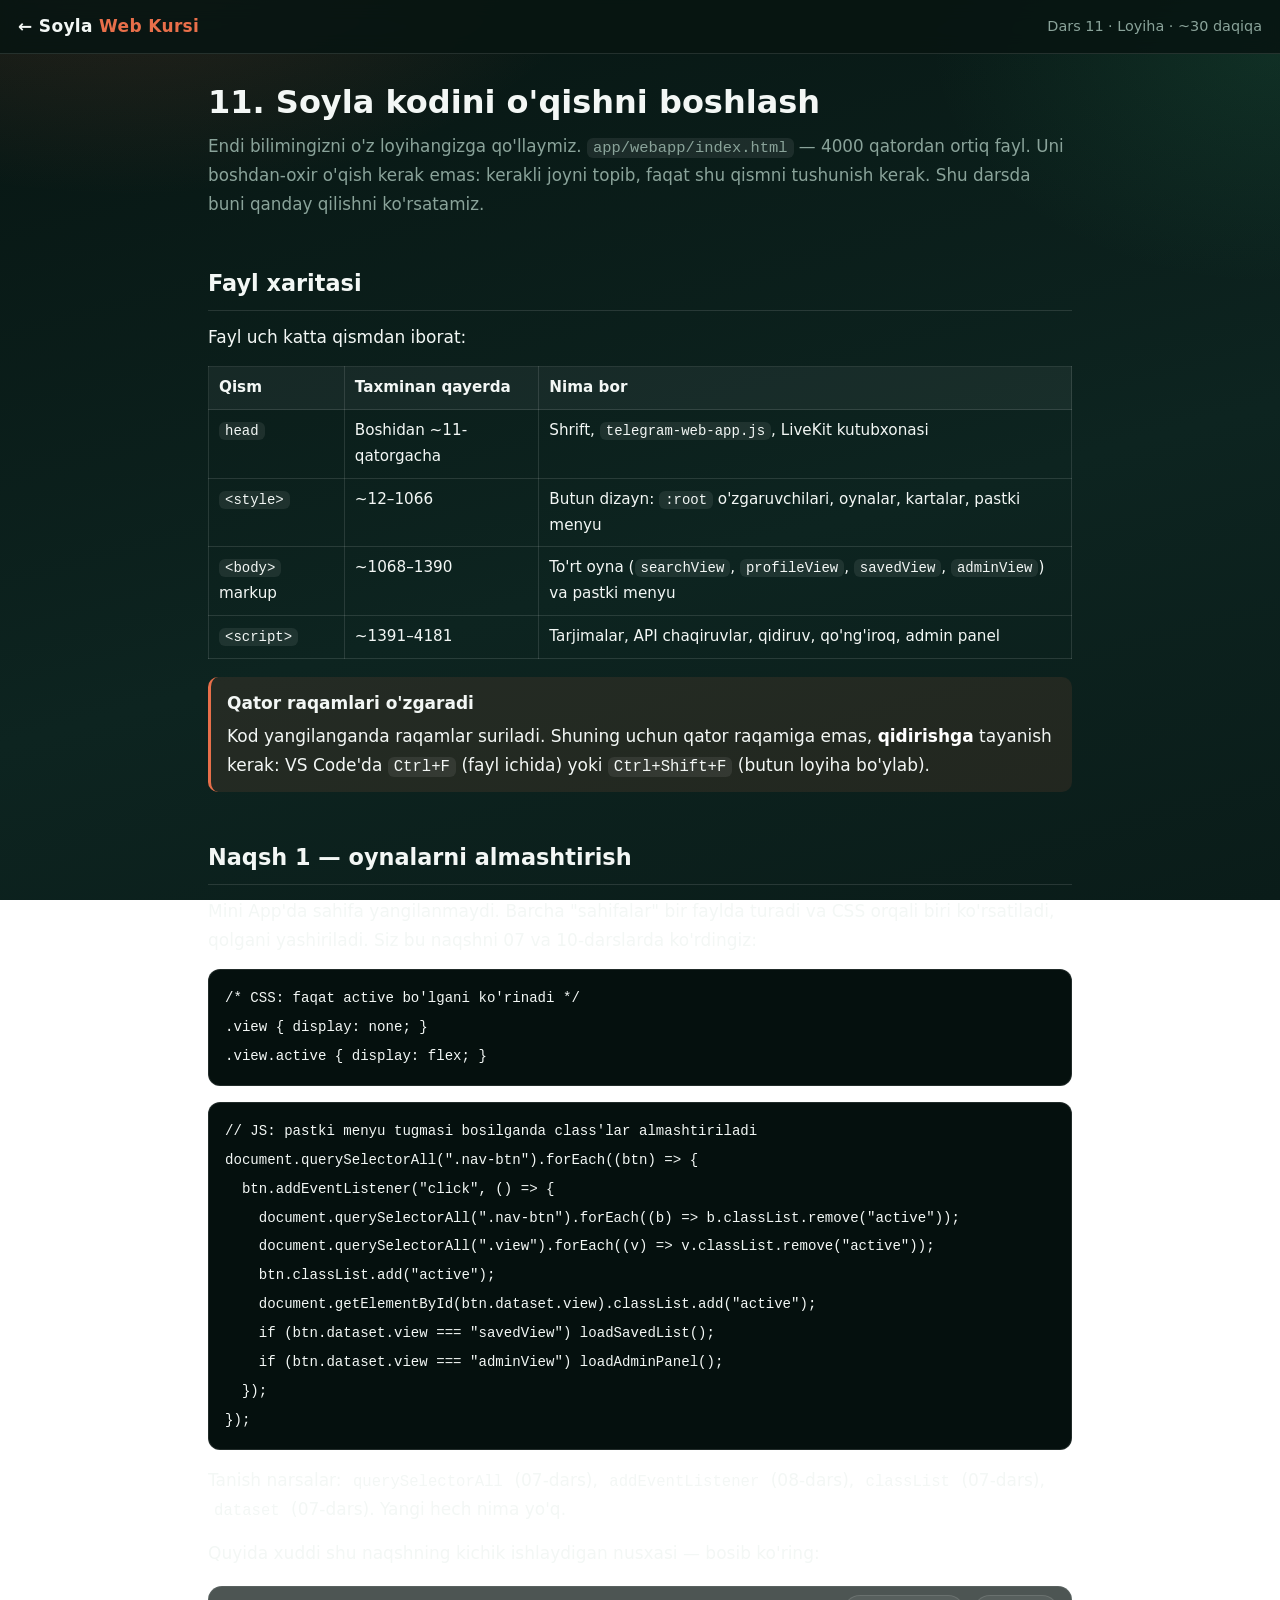
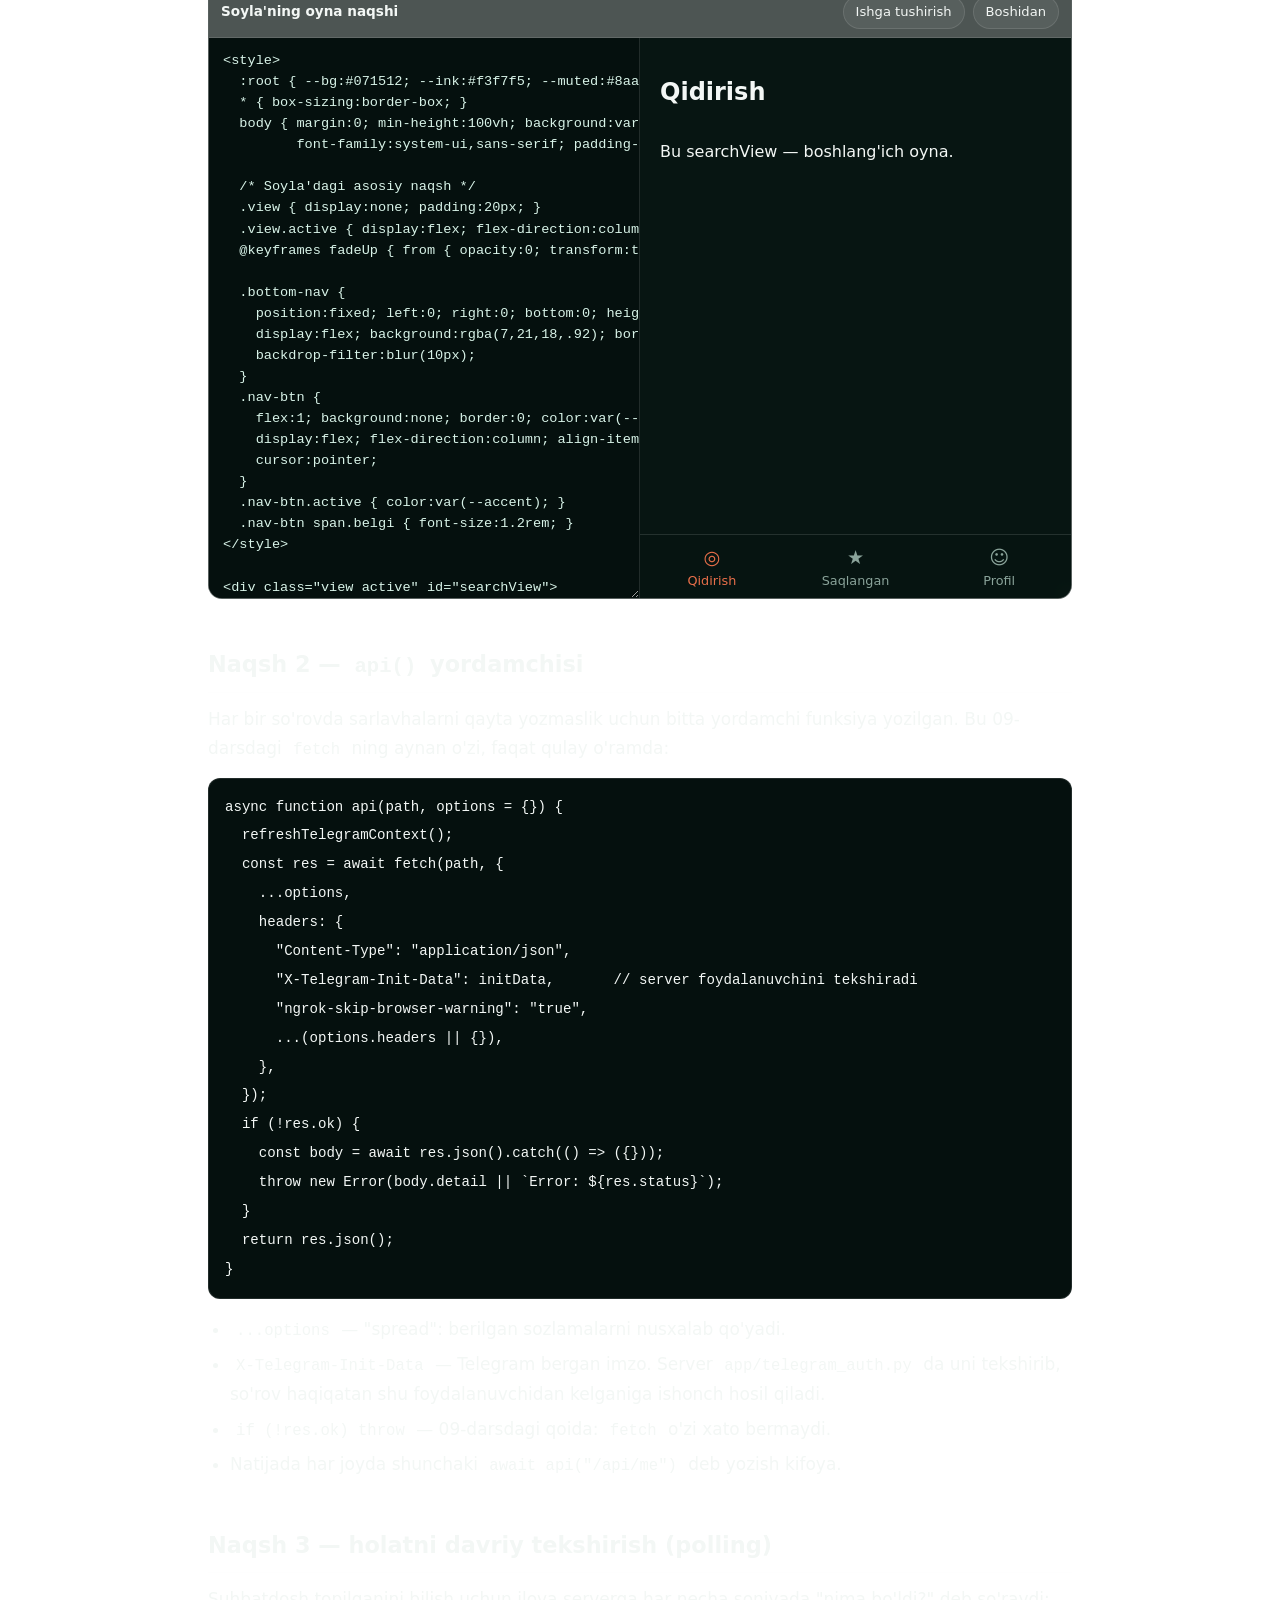
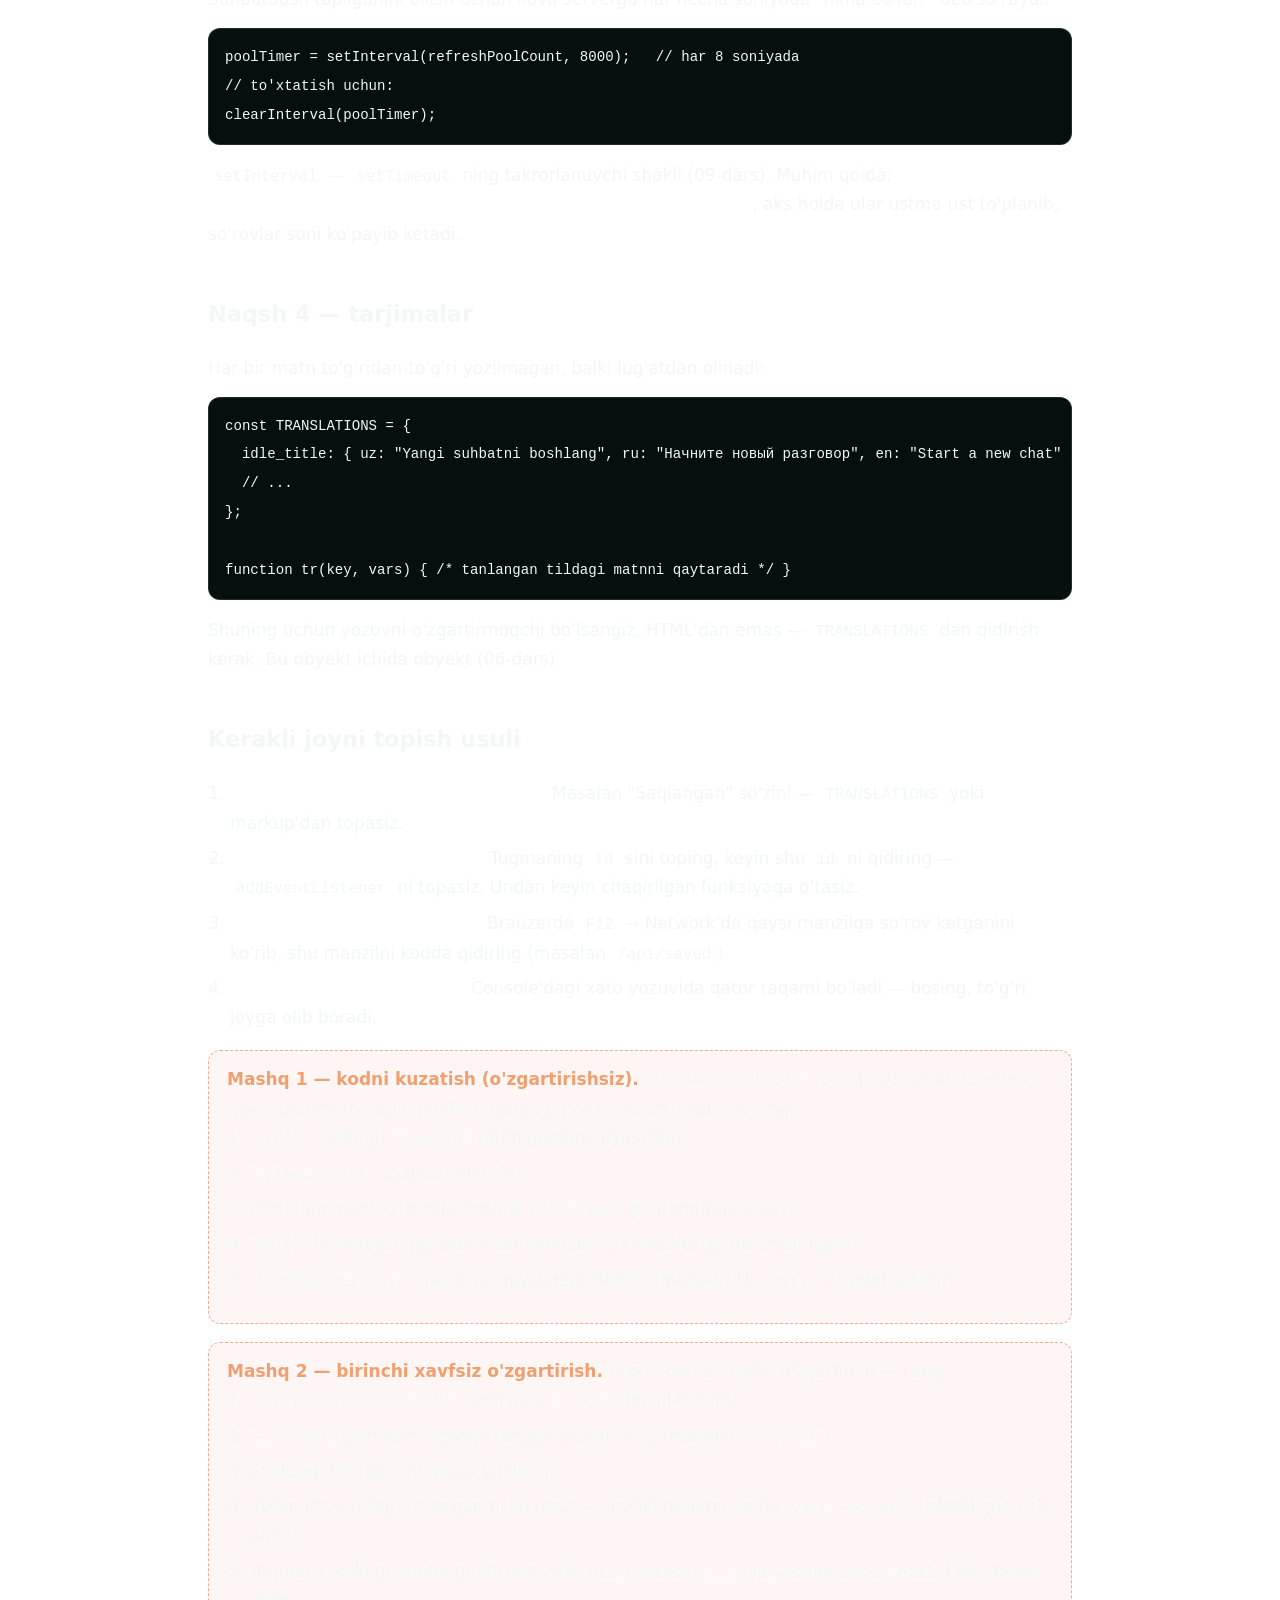
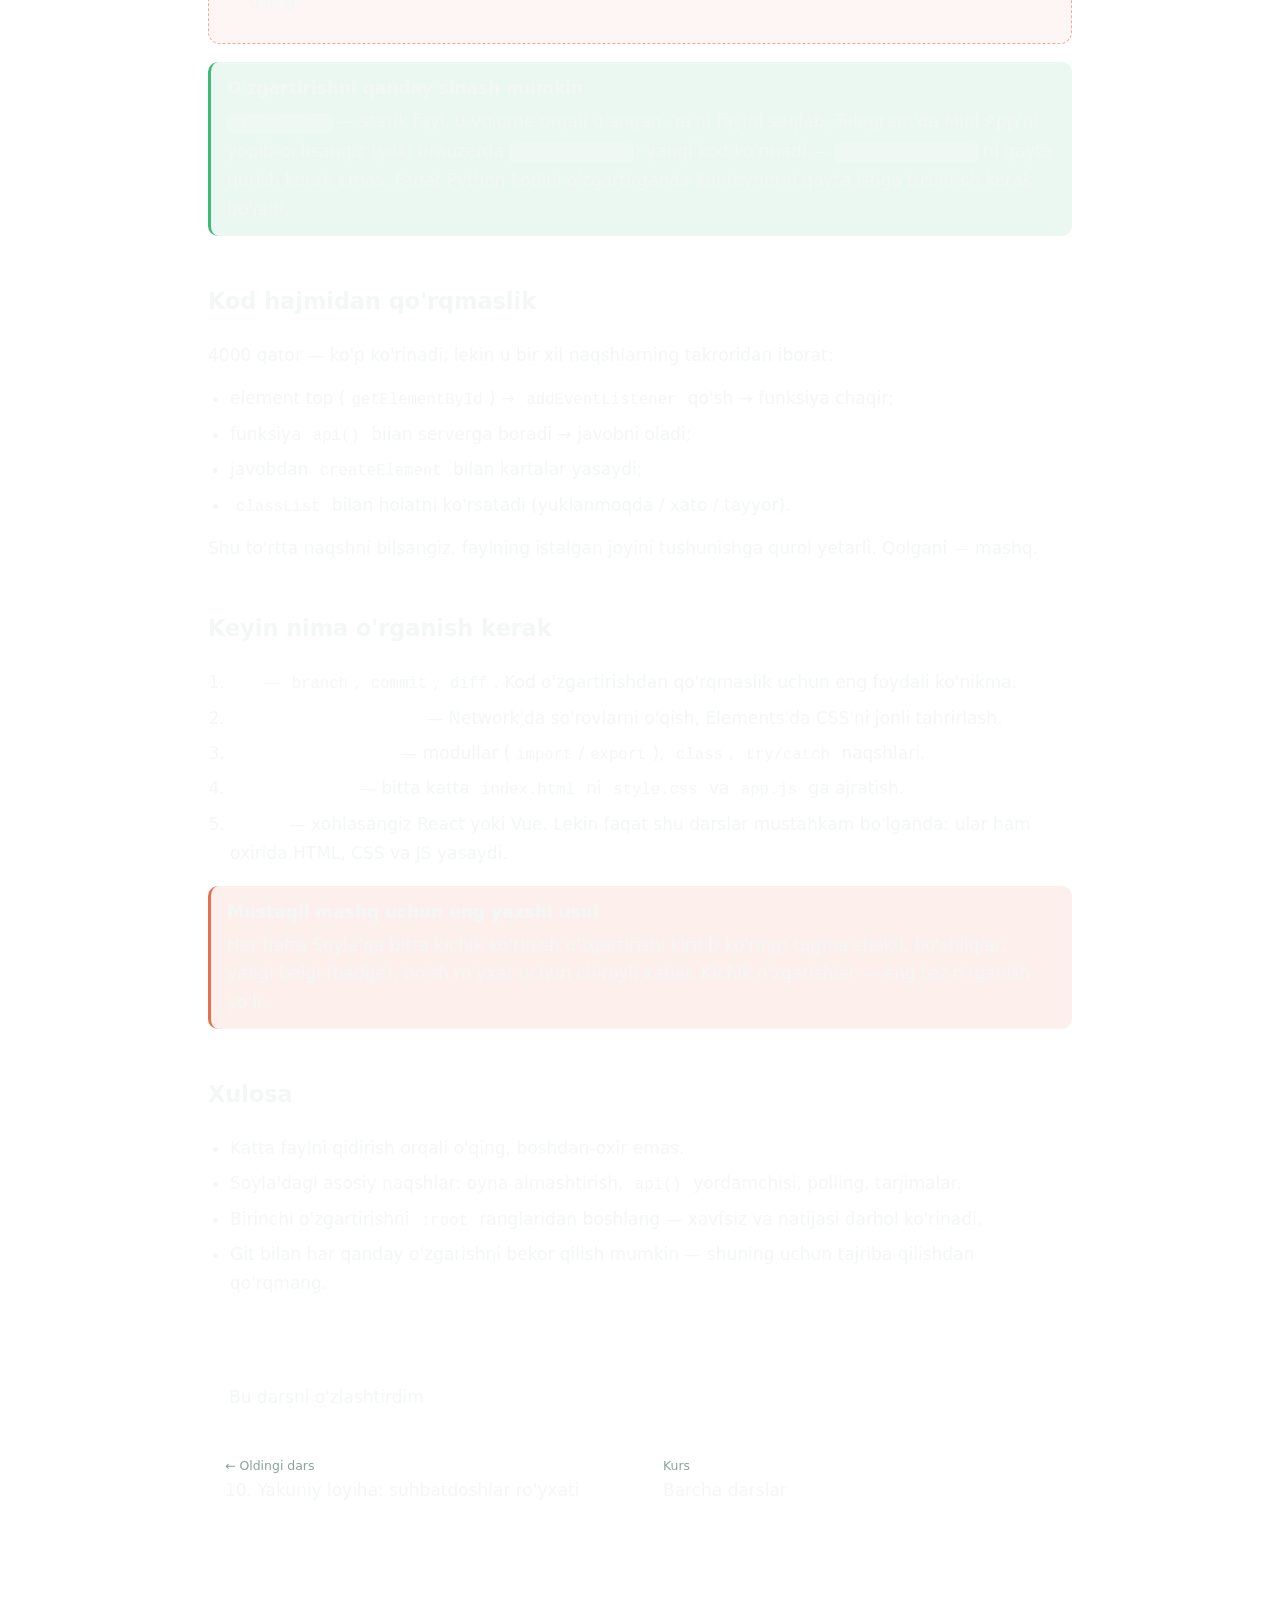
<file: learn/lessons/11-soyla-kodini-oqish.html>
<!DOCTYPE html>
<html lang="uz">
<head>
<meta charset="UTF-8">
<meta name="viewport" content="width=device-width, initial-scale=1.0">
<title>11. Soyla kodini o'qish — Soyla Web Kursi</title>
<link rel="stylesheet" href="../assets/course.css">
</head>
<body data-lesson="11">

<div class="topbar">
  <a class="brand" href="../index.html">← Soyla <span>Web Kursi</span></a>
  <div class="spacer"></div>
  <span class="crumb"></span>
</div>

<div class="wrap">

<h1>11. Soyla kodini o'qishni boshlash</h1>
<p class="lead">
  Endi bilimingizni o'z loyihangizga qo'llaymiz. <code>app/webapp/index.html</code> — 4000 qatordan ortiq fayl.
  Uni boshdan-oxir o'qish kerak emas: kerakli joyni topib, faqat shu qismni tushunish kerak.
  Shu darsda buni qanday qilishni ko'rsatamiz.
</p>

<h2>Fayl xaritasi</h2>
<p>Fayl uch katta qismdan iborat:</p>
<table>
  <tr><th>Qism</th><th>Taxminan qayerda</th><th>Nima bor</th></tr>
  <tr><td><code>head</code></td><td>Boshidan ~11-qatorgacha</td><td>Shrift, <code>telegram-web-app.js</code>, LiveKit kutubxonasi</td></tr>
  <tr><td><code>&lt;style&gt;</code></td><td>~12–1066</td><td>Butun dizayn: <code>:root</code> o'zgaruvchilari, oynalar, kartalar, pastki menyu</td></tr>
  <tr><td><code>&lt;body&gt;</code> markup</td><td>~1068–1390</td><td>To'rt oyna (<code>searchView</code>, <code>profileView</code>, <code>savedView</code>, <code>adminView</code>) va pastki menyu</td></tr>
  <tr><td><code>&lt;script&gt;</code></td><td>~1391–4181</td><td>Tarjimalar, API chaqiruvlar, qidiruv, qo'ng'iroq, admin panel</td></tr>
</table>

<div class="note">
  <b>Qator raqamlari o'zgaradi</b>
  Kod yangilanganda raqamlar suriladi. Shuning uchun qator raqamiga emas,
  <strong>qidirishga</strong> tayanish kerak: VS Code'da <code>Ctrl+F</code> (fayl ichida) yoki
  <code>Ctrl+Shift+F</code> (butun loyiha bo'ylab).
</div>

<h2>Naqsh 1 — oynalarni almashtirish</h2>
<p>
  Mini App'da sahifa yangilanmaydi. Barcha "sahifalar" bir faylda turadi va CSS orqali
  biri ko'rsatiladi, qolgani yashiriladi. Siz bu naqshni 07 va 10-darslarda ko'rdingiz:
</p>

<pre><code>/* CSS: faqat active bo'lgani ko'rinadi */
.view { display: none; }
.view.active { display: flex; }</code></pre>

<pre><code>// JS: pastki menyu tugmasi bosilganda class'lar almashtiriladi
document.querySelectorAll(".nav-btn").forEach((btn) =&gt; {
  btn.addEventListener("click", () =&gt; {
    document.querySelectorAll(".nav-btn").forEach((b) =&gt; b.classList.remove("active"));
    document.querySelectorAll(".view").forEach((v) =&gt; v.classList.remove("active"));
    btn.classList.add("active");
    document.getElementById(btn.dataset.view).classList.add("active");
    if (btn.dataset.view === "savedView") loadSavedList();
    if (btn.dataset.view === "adminView") loadAdminPanel();
  });
});</code></pre>

<p>Tanish narsalar: <code>querySelectorAll</code> (07-dars), <code>addEventListener</code> (08-dars),
<code>classList</code> (07-dars), <code>dataset</code> (07-dars). Yangi hech nima yo'q.</p>

<p>Quyida xuddi shu naqshning kichik ishlaydigan nusxasi — bosib ko'ring:</p>

<div class="pg" data-title="Soyla'ning oyna naqshi" data-xl>
<textarea>
  <style>
    :root { --bg:#071512; --ink:#f3f7f5; --muted:#8aa39a; --accent:#e86f4a; --line:rgba(255,255,255,.12); }
    * { box-sizing:border-box; }
    body { margin:0; min-height:100vh; background:var(--bg); color:var(--ink);
           font-family:system-ui,sans-serif; padding-bottom:70px; }

    /* Soyla'dagi asosiy naqsh */
    .view { display:none; padding:20px; }
    .view.active { display:flex; flex-direction:column; animation:fadeUp .4s ease both; }
    @keyframes fadeUp { from { opacity:0; transform:translateY(10px); } to { opacity:1; transform:none; } }

    .bottom-nav {
      position:fixed; left:0; right:0; bottom:0; height:64px;
      display:flex; background:rgba(7,21,18,.92); border-top:1px solid var(--line);
      backdrop-filter:blur(10px);
    }
    .nav-btn {
      flex:1; background:none; border:0; color:var(--muted); font:inherit; font-size:.8rem;
      display:flex; flex-direction:column; align-items:center; justify-content:center; gap:4px;
      cursor:pointer;
    }
    .nav-btn.active { color:var(--accent); }
    .nav-btn span.belgi { font-size:1.2rem; }
  </style>

  <div class="view active" id="searchView">
    <h2>Qidirish</h2>
    <p>Bu searchView — boshlang'ich oyna.</p>
  </div>

  <div class="view" id="savedView">
    <h2>Saqlangan</h2>
    <p id="savedInfo">Bu savedView. Ochilganda ma'lumot yuklanadi.</p>
  </div>

  <div class="view" id="profileView">
    <h2>Profil</h2>
    <p>Bu profileView.</p>
  </div>

  <nav class="bottom-nav">
    <button type="button" class="nav-btn active" data-view="searchView">
      <span class="belgi">◎</span><span>Qidirish</span>
    </button>
    <button type="button" class="nav-btn" data-view="savedView">
      <span class="belgi">★</span><span>Saqlangan</span>
    </button>
    <button type="button" class="nav-btn" data-view="profileView">
      <span class="belgi">☺</span><span>Profil</span>
    </button>
  </nav>

  <script>
    function loadSavedList() {
      document.getElementById("savedInfo").textContent =
        "Ro'yxat yuklandi: " + new Date().toLocaleTimeString();
    }

    document.querySelectorAll(".nav-btn").forEach(function (btn) {
      btn.addEventListener("click", function () {
        document.querySelectorAll(".nav-btn").forEach(b => b.classList.remove("active"));
        document.querySelectorAll(".view").forEach(v => v.classList.remove("active"));
        btn.classList.add("active");
        document.getElementById(btn.dataset.view).classList.add("active");
        if (btn.dataset.view === "savedView") loadSavedList();
      });
    });
  </script>
</textarea>
</div>

<h2>Naqsh 2 — <code>api()</code> yordamchisi</h2>
<p>
  Har bir so'rovda sarlavhalarni qayta yozmaslik uchun bitta yordamchi funksiya yozilgan.
  Bu 09-darsdagi <code>fetch</code> ning aynan o'zi, faqat qulay o'ramda:
</p>

<pre><code>async function api(path, options = {}) {
  refreshTelegramContext();
  const res = await fetch(path, {
    ...options,
    headers: {
      "Content-Type": "application/json",
      "X-Telegram-Init-Data": initData,       // server foydalanuvchini tekshiradi
      "ngrok-skip-browser-warning": "true",
      ...(options.headers || {}),
    },
  });
  if (!res.ok) {
    const body = await res.json().catch(() =&gt; ({}));
    throw new Error(body.detail || `Error: ${res.status}`);
  }
  return res.json();
}</code></pre>

<ul>
  <li><code>...options</code> — "spread": berilgan sozlamalarni nusxalab qo'yadi.</li>
  <li><code>X-Telegram-Init-Data</code> — Telegram bergan imzo. Server <code>app/telegram_auth.py</code> da
      uni tekshirib, so'rov haqiqatan shu foydalanuvchidan kelganiga ishonch hosil qiladi.</li>
  <li><code>if (!res.ok) throw</code> — 09-darsdagi qoida: <code>fetch</code> o'zi xato bermaydi.</li>
  <li>Natijada har joyda shunchaki <code>await api("/api/me")</code> deb yozish kifoya.</li>
</ul>

<h2>Naqsh 3 — holatni davriy tekshirish (polling)</h2>
<p>
  Suhbatdosh topilganini bilish uchun ilova serverga har necha soniyada "nima bo'ldi?" deb so'raydi:
</p>
<pre><code>poolTimer = setInterval(refreshPoolCount, 8000);   // har 8 soniyada
// to'xtatish uchun:
clearInterval(poolTimer);</code></pre>
<p>
  <code>setInterval</code> — <code>setTimeout</code> ning takrorlanuvchi shakli (09-dars).
  Muhim qoida: <strong>yangi taymer boshlashdan oldin eskisini <code>clearInterval</code> bilan to'xtatish</strong>,
  aks holda ular ustma-ust to'planib, so'rovlar soni ko'payib ketadi.
</p>

<h2>Naqsh 4 — tarjimalar</h2>
<p>Har bir matn to'g'ridan-to'g'ri yozilmagan, balki lug'atdan olinadi:</p>
<pre><code>const TRANSLATIONS = {
  idle_title: { uz: "Yangi suhbatni boshlang", ru: "Начните новый разговор", en: "Start a new chat" },
  // ...
};

function tr(key, vars) { /* tanlangan tildagi matnni qaytaradi */ }</code></pre>
<p>
  Shuning uchun yozuvni o'zgartirmoqchi bo'lsangiz, HTML'dan emas — <code>TRANSLATIONS</code> dan
  qidirish kerak. Bu obyekt ichida obyekt (06-dars).
</p>

<h2>Kerakli joyni topish usuli</h2>
<ol>
  <li><strong>Ekranda ko'rgan matnni qidiring.</strong> Masalan "Saqlangan" so'zini —
      <code>TRANSLATIONS</code> yoki markup'dan topasiz.</li>
  <li><strong>Tugmadan boshlab yuring.</strong> Tugmaning <code>id</code> sini toping, keyin shu
      <code>id</code> ni qidiring — <code>addEventListener</code> ni topasiz. Undan keyin
      chaqirilgan funksiyaga o'tasiz.</li>
  <li><strong>So'rovdan boshlab yuring.</strong> Brauzerda <code>F12</code> → Network'da qaysi manzilga
      so'rov ketganini ko'rib, shu manzilni kodda qidiring (masalan <code>/api/saved</code>).</li>
  <li><strong>Xatodan boshlab yuring.</strong> Console'dagi xato yozuvida qator raqami bo'ladi — bosing,
      to'g'ri joyga olib boradi.</li>
</ol>

<div class="task">
  <b>Mashq 1 — kodni kuzatish (o'zgartirishsiz).</b>
  <code>app/webapp/index.html</code> ni VS Code'da ochib, quyidagilarni toping va daftaringizga
  qator raqamini yozib qo'ying:
  <ol>
    <li><code>:root</code> ichidagi <code>--accent</code> rangi qanday qiymatda?</li>
    <li><code>.view.active</code> qoidasi qayerda?</li>
    <li>Pastki menyudagi to'rtta tugma <code>data-view</code> qiymatlari qanday?</li>
    <li><code>api()</code> funksiyasi qayerda e'lon qilingan va u nechta joyda chaqirilgan?</li>
    <li><code>loadSavedList()</code> funksiyasi qaysi qatordan boshlanadi? U <code>api()</code> ni chaqiradimi?</li>
  </ol>
</div>

<div class="task">
  <b>Mashq 2 — birinchi xavfsiz o'zgartirish.</b>
  Eng oson va foydali o'zgartirish — rang:
  <ol>
    <li><code>app/webapp/index.html</code> boshidagi <code>:root</code> blokini toping.</li>
    <li><code>--accent</code> qiymatini boshqa rangga o'zgartiring (masalan <code>#7c5cff</code>).</li>
    <li>Saqlang, Mini App'ni qayta yuklang.</li>
    <li>Butun ilova rangi o'zgarganini ko'rasiz — chunki hamma joyda <code>var(--accent)</code> ishlatilgan (03-dars).</li>
    <li>Yoqmasa, eski qiymatni qaytaring yoki <code>git checkout -- app/webapp/index.html</code> bilan bekor qiling.</li>
  </ol>
</div>

<div class="tip">
  <b>O'zgartirishni qanday sinash mumkin</b>
  <code>index.html</code> — statik fayl, u volume orqali ulangan. Ya'ni faylni saqlab,
  Telegram'da Mini App'ni yopib-ochsangiz (yoki brauzerda <code>Ctrl+Shift+R</code>) yangi kod ko'rinadi —
  <code>docker compose</code> ni qayta qurish kerak emas. Faqat Python kodini o'zgartirganda konteynerni
  qayta ishga tushirish kerak bo'ladi.
</div>

<h2>Kod hajmidan qo'rqmaslik</h2>
<p>
  4000 qator — ko'p ko'rinadi, lekin u bir xil naqshlarning takroridan iborat:
</p>
<ul>
  <li>element top (<code>getElementById</code>) → <code>addEventListener</code> qo'sh → funksiya chaqir;</li>
  <li>funksiya <code>api()</code> bilan serverga boradi → javobni oladi;</li>
  <li>javobdan <code>createElement</code> bilan kartalar yasaydi;</li>
  <li><code>classList</code> bilan holatni ko'rsatadi (yuklanmoqda / xato / tayyor).</li>
</ul>
<p>
  Shu to'rtta naqshni bilsangiz, faylning istalgan joyini tushunishga qurol yetarli.
  Qolgani — mashq.
</p>

<h2>Keyin nima o'rganish kerak</h2>
<ol>
  <li><strong>Git</strong> — <code>branch</code>, <code>commit</code>, <code>diff</code>. Kod o'zgartirishdan qo'rqmaslik uchun eng foydali ko'nikma.</li>
  <li><strong>DevTools chuqurroq</strong> — Network'da so'rovlarni o'qish, Elements'da CSS'ni jonli tahrirlash.</li>
  <li><strong>Kengaytirilgan JS</strong> — modullar (<code>import</code>/<code>export</code>), <code>class</code>, <code>try/catch</code> naqshlari.</li>
  <li><strong>Kodni bo'lish</strong> — bitta katta <code>index.html</code> ni <code>style.css</code> va <code>app.js</code> ga ajratish.</li>
  <li><strong>Keyin</strong> — xohlasangiz React yoki Vue. Lekin faqat shu darslar mustahkam bo'lganda: ular ham oxirida HTML, CSS va JS yasaydi.</li>
</ol>

<div class="note">
  <b>Mustaqil mashq uchun eng yaxshi usul</b>
  Har hafta Soyla'ga bitta kichik ko'rinish o'zgartirishi kiritib ko'ring: tugma shakli, bo'shliqlar,
  yangi belgi (badge), bo'sh ro'yxat uchun chiroyli xabar. Kichik o'zgarishlar — eng tez o'rganish yo'li.
</div>

<h2>Xulosa</h2>
<ul>
  <li>Katta faylni qidirish orqali o'qing, boshdan-oxir emas.</li>
  <li>Soyla'dagi asosiy naqshlar: oyna almashtirish, <code>api()</code> yordamchisi, polling, tarjimalar.</li>
  <li>Birinchi o'zgartirishni <code>:root</code> ranglaridan boshlang — xavfsiz va natijasi darhol ko'rinadi.</li>
  <li>Git bilan har qanday o'zgarishni bekor qilish mumkin — shuning uchun tajriba qilishdan qo'rqmang.</li>
</ul>

<div class="lesson-foot"></div>

</div>

<script src="../assets/lessons.js"></script>
<script src="../assets/course.js"></script>
</body>
</html>
</file>
<file: learn/assets/course.css>
/* Soyla Web Kursi — umumiy uslub */

:root {
  --bg0: #071512;
  --bg1: #0d2420;
  --panel: #0f2a25;
  --panel-2: #123329;
  --ink: #f3f7f5;
  --muted: #8aa39a;
  --line: rgba(243, 247, 245, 0.12);
  --accent: #e86f4a;
  --accent-2: #f0a070;
  --ok: #3dba7a;
  --warn: #f0b429;
  --code-bg: #05100e;
  --radius: 14px;
  --maxw: 900px;
}

* { box-sizing: border-box; }

html { scroll-behavior: smooth; }

body {
  margin: 0;
  color: var(--ink);
  background:
    radial-gradient(900px 520px at 10% -10%, rgba(232, 111, 74, 0.18), transparent 55%),
    radial-gradient(700px 480px at 100% 5%, rgba(61, 186, 122, 0.12), transparent 50%),
    linear-gradient(165deg, var(--bg0), var(--bg1) 60%, #0a1c19);
  background-attachment: fixed;
  font-family: "Segoe UI", system-ui, -apple-system, sans-serif;
  font-size: 17px;
  line-height: 1.7;
  min-height: 100vh;
}

.wrap {
  max-width: var(--maxw);
  margin: 0 auto;
  padding: 28px 18px 90px;
}

/* —— Sarlavhalar —— */
h1 { font-size: 2rem; line-height: 1.25; margin: 0 0 10px; }
h2 {
  font-size: 1.4rem;
  margin: 46px 0 12px;
  padding-bottom: 8px;
  border-bottom: 1px solid var(--line);
}
h3 { font-size: 1.12rem; margin: 30px 0 8px; color: var(--accent-2); }
p, ul, ol { margin: 0 0 14px; }
ul, ol { padding-left: 22px; }
li { margin-bottom: 6px; }
a { color: var(--accent-2); }
strong { color: #fff; }

.lead { color: var(--muted); font-size: 1.05rem; }

/* —— Yuqori panel —— */
.topbar {
  position: sticky;
  top: 0;
  z-index: 20;
  display: flex;
  align-items: center;
  gap: 12px;
  padding: 12px 18px;
  background: rgba(7, 21, 18, 0.88);
  backdrop-filter: blur(10px);
  border-bottom: 1px solid var(--line);
}
.topbar .brand {
  font-weight: 700;
  letter-spacing: 0.02em;
  text-decoration: none;
  color: var(--ink);
}
.topbar .brand span { color: var(--accent); }
.topbar .spacer { flex: 1; }
.topbar .crumb { color: var(--muted); font-size: 0.9rem; }

/* —— Teglar / belgilar —— */
.pill {
  display: inline-block;
  padding: 2px 10px;
  border-radius: 999px;
  border: 1px solid var(--line);
  background: rgba(255, 255, 255, 0.04);
  color: var(--muted);
  font-size: 0.78rem;
  letter-spacing: 0.03em;
  text-transform: uppercase;
}
.pill.html { color: #ff9f7a; border-color: rgba(232, 111, 74, 0.5); }
.pill.css { color: #7fc5ff; border-color: rgba(127, 197, 255, 0.4); }
.pill.javascript { color: #ffd465; border-color: rgba(255, 212, 101, 0.4); }
.pill.loyiha { color: #7ce0a8; border-color: rgba(61, 186, 122, 0.45); }

/* —— Bosh sahifa kartalari —— */
.hero {
  padding: 34px 26px;
  border: 1px solid var(--line);
  border-radius: 20px;
  background: linear-gradient(140deg, rgba(232, 111, 74, 0.16), rgba(13, 36, 32, 0.6));
  margin-bottom: 26px;
}
.hero h1 { font-size: 2.3rem; }

.progress-box {
  display: flex;
  align-items: center;
  gap: 14px;
  margin: 18px 0 0;
  flex-wrap: wrap;
}
.bar {
  flex: 1;
  min-width: 180px;
  height: 10px;
  border-radius: 999px;
  background: rgba(255, 255, 255, 0.1);
  overflow: hidden;
}
.bar > i {
  display: block;
  height: 100%;
  width: 0;
  border-radius: 999px;
  background: linear-gradient(90deg, var(--accent), var(--accent-2));
  transition: width 0.4s ease;
}

.cards { display: grid; gap: 14px; }
.card {
  display: block;
  padding: 18px;
  border: 1px solid var(--line);
  border-radius: var(--radius);
  background: rgba(15, 42, 37, 0.7);
  text-decoration: none;
  color: inherit;
  transition: transform 0.16s ease, border-color 0.16s ease, background 0.16s ease;
}
.card:hover {
  transform: translateY(-2px);
  border-color: rgba(232, 111, 74, 0.55);
  background: rgba(18, 51, 41, 0.85);
}
.card .row { display: flex; align-items: center; gap: 10px; margin-bottom: 6px; }
.card .num {
  font-weight: 700;
  color: var(--accent);
  font-variant-numeric: tabular-nums;
}
.card h3 { margin: 0; color: var(--ink); font-size: 1.08rem; }
.card p { margin: 0; color: var(--muted); font-size: 0.95rem; }
.card .meta { margin-top: 8px; color: var(--muted); font-size: 0.83rem; }
.card.done { border-color: rgba(61, 186, 122, 0.5); }
.card .tick { color: var(--ok); font-weight: 700; }

/* —— Bloklar —— */
.note, .tip, .warnbox {
  border-left: 3px solid var(--accent);
  border-radius: 10px;
  background: rgba(232, 111, 74, 0.1);
  padding: 12px 16px;
  margin: 18px 0;
}
.tip { border-color: var(--ok); background: rgba(61, 186, 122, 0.1); }
.warnbox { border-color: var(--warn); background: rgba(240, 180, 41, 0.1); }
.note b, .tip b, .warnbox b { display: block; margin-bottom: 4px; }

code {
  font-family: "Cascadia Code", Consolas, "Courier New", monospace;
  font-size: 0.92em;
  background: rgba(255, 255, 255, 0.08);
  border-radius: 6px;
  padding: 1px 6px;
}
pre {
  background: var(--code-bg);
  border: 1px solid var(--line);
  border-radius: 12px;
  padding: 14px 16px;
  overflow-x: auto;
  margin: 0 0 16px;
}
pre code { background: none; padding: 0; font-size: 0.88rem; line-height: 1.6; }

table {
  width: 100%;
  border-collapse: collapse;
  margin: 0 0 18px;
  font-size: 0.95rem;
}
th, td {
  border: 1px solid var(--line);
  padding: 8px 10px;
  text-align: left;
  vertical-align: top;
}
th { background: rgba(255, 255, 255, 0.05); }

details {
  border: 1px solid var(--line);
  border-radius: 12px;
  padding: 12px 16px;
  margin: 0 0 14px;
  background: rgba(255, 255, 255, 0.03);
}
summary { cursor: pointer; font-weight: 600; }
details[open] summary { margin-bottom: 10px; color: var(--accent-2); }

.task {
  border: 1px dashed rgba(232, 111, 74, 0.55);
  border-radius: 12px;
  padding: 14px 18px;
  margin: 18px 0;
  background: rgba(232, 111, 74, 0.06);
}
.task > b { color: var(--accent-2); }

/* —— Jonli kod maydoni (playground) —— */
.pg {
  border: 1px solid var(--line);
  border-radius: var(--radius);
  overflow: hidden;
  margin: 18px 0 22px;
  background: rgba(5, 16, 14, 0.75);
}
.pg-head {
  display: flex;
  align-items: center;
  gap: 8px;
  padding: 8px 12px;
  background: rgba(255, 255, 255, 0.05);
  border-bottom: 1px solid var(--line);
  font-size: 0.85rem;
  color: var(--muted);
}
.pg-head .pg-title { flex: 1; font-weight: 600; color: var(--ink); }
.pg-head button {
  font: inherit;
  font-size: 0.82rem;
  padding: 5px 12px;
  border-radius: 999px;
  border: 1px solid var(--line);
  background: rgba(255, 255, 255, 0.06);
  color: var(--ink);
  cursor: pointer;
}
.pg-head button:hover { border-color: var(--accent); color: var(--accent-2); }
.pg-body { display: grid; grid-template-columns: 1fr 1fr; min-height: 220px; }
.pg-src {
  font-family: "Cascadia Code", Consolas, "Courier New", monospace;
  font-size: 0.85rem;
  line-height: 1.55;
  tab-size: 2;
  color: #d8f3e8;
  background: var(--code-bg);
  border: 0;
  border-right: 1px solid var(--line);
  padding: 12px 14px;
  resize: vertical;
  min-height: 220px;
  outline: none;
  white-space: pre;
  overflow-wrap: normal;
  overflow-x: auto;
}
.pg-src:focus { box-shadow: inset 0 0 0 2px rgba(232, 111, 74, 0.45); }
.pg-out { border: 0; width: 100%; min-height: 220px; background: #fff; }
.pg[data-tall] .pg-src, .pg[data-tall] .pg-out { min-height: 340px; }
.pg[data-xl] .pg-src, .pg[data-xl] .pg-out { min-height: 560px; }

@media (max-width: 760px) {
  body { font-size: 16px; }
  .pg-body { grid-template-columns: 1fr; }
  .pg-src { border-right: 0; border-bottom: 1px solid var(--line); }
  .hero { padding: 24px 18px; }
  .hero h1 { font-size: 1.8rem; }
}

/* —— Dars oxiri navigatsiyasi —— */
.lesson-foot {
  margin-top: 50px;
  padding-top: 22px;
  border-top: 1px solid var(--line);
}
.done-btn {
  font: inherit;
  padding: 11px 20px;
  border-radius: 999px;
  border: 1px solid var(--line);
  background: rgba(255, 255, 255, 0.06);
  color: var(--ink);
  cursor: pointer;
}
.done-btn.is-done {
  border-color: var(--ok);
  background: rgba(61, 186, 122, 0.18);
  color: #b6f0ce;
}
.nav-row {
  display: flex;
  gap: 12px;
  justify-content: space-between;
  margin-top: 18px;
  flex-wrap: wrap;
}
.nav-row a {
  flex: 1;
  min-width: 200px;
  padding: 12px 16px;
  border: 1px solid var(--line);
  border-radius: 12px;
  text-decoration: none;
  color: var(--ink);
  background: rgba(255, 255, 255, 0.04);
}
.nav-row a:hover { border-color: var(--accent); }
.nav-row a small { display: block; color: var(--muted); font-size: 0.78rem; }
.nav-row a.next { text-align: right; }
</file>
